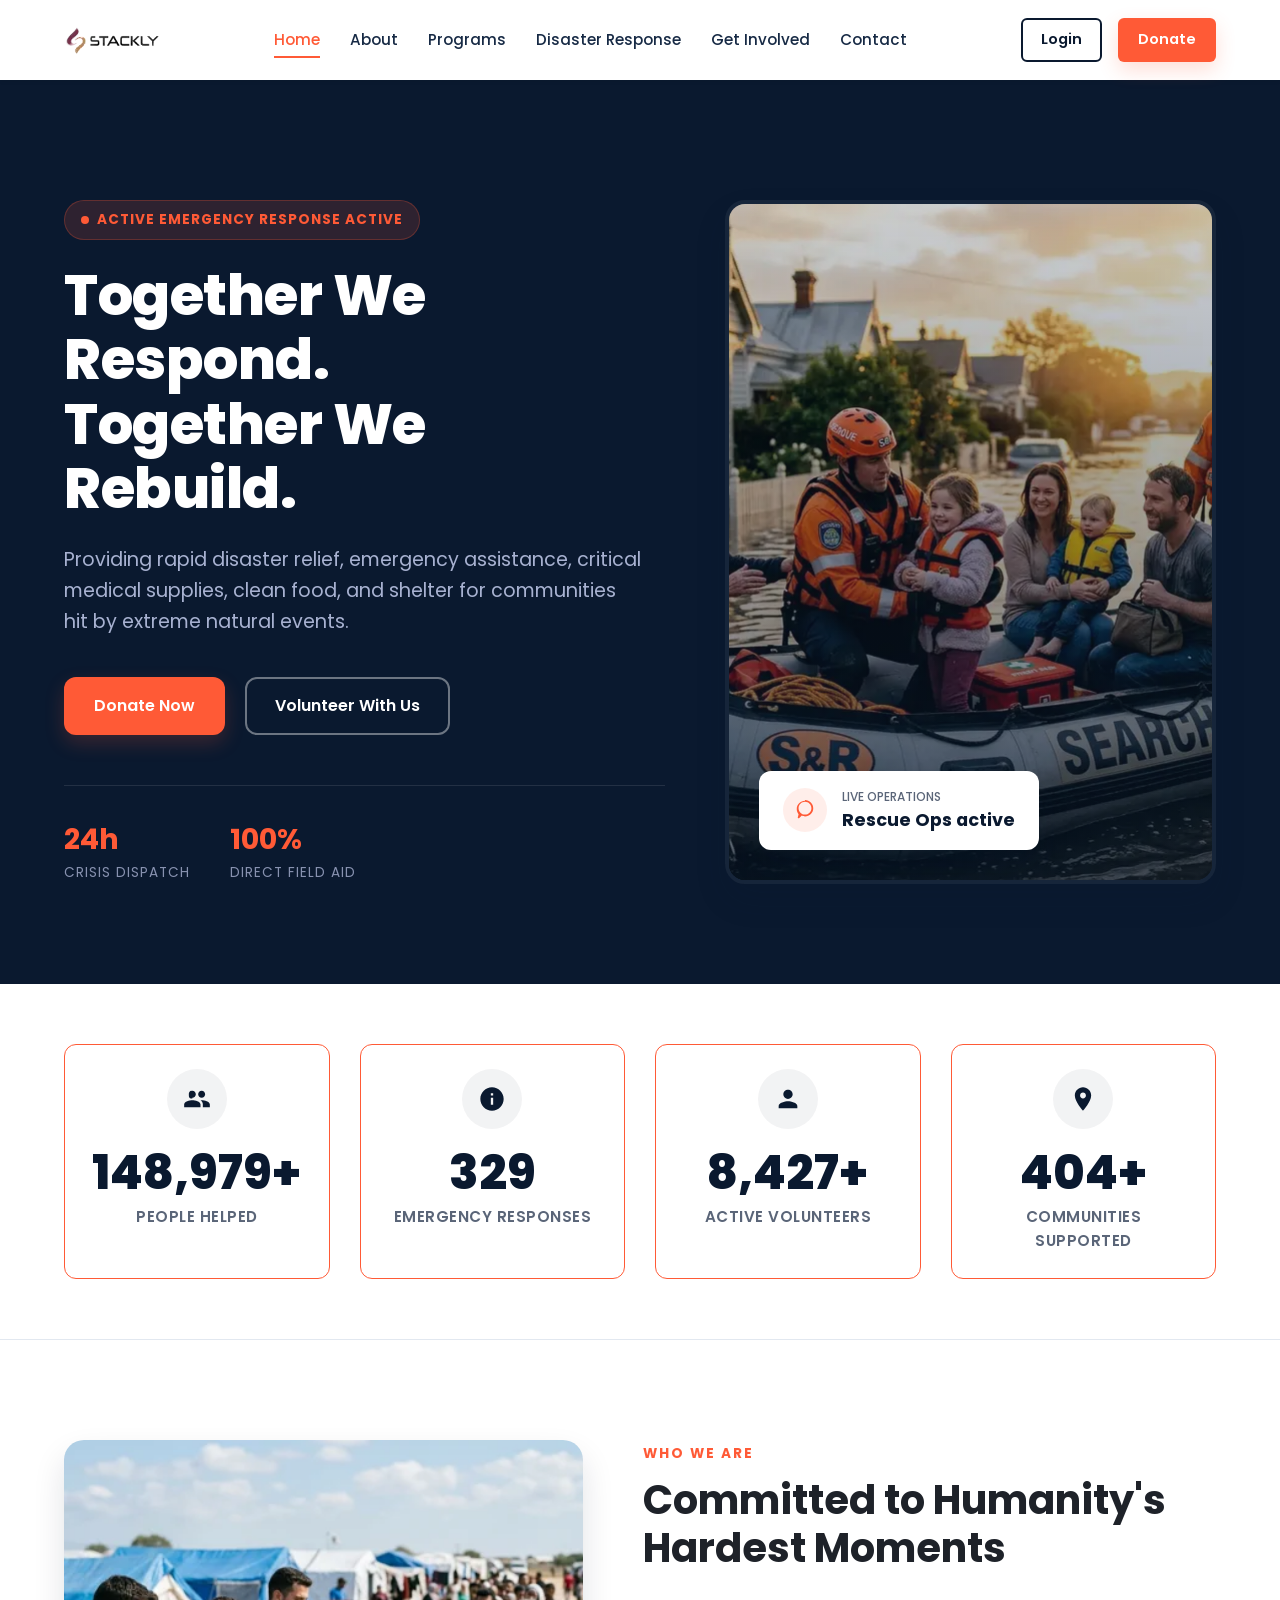
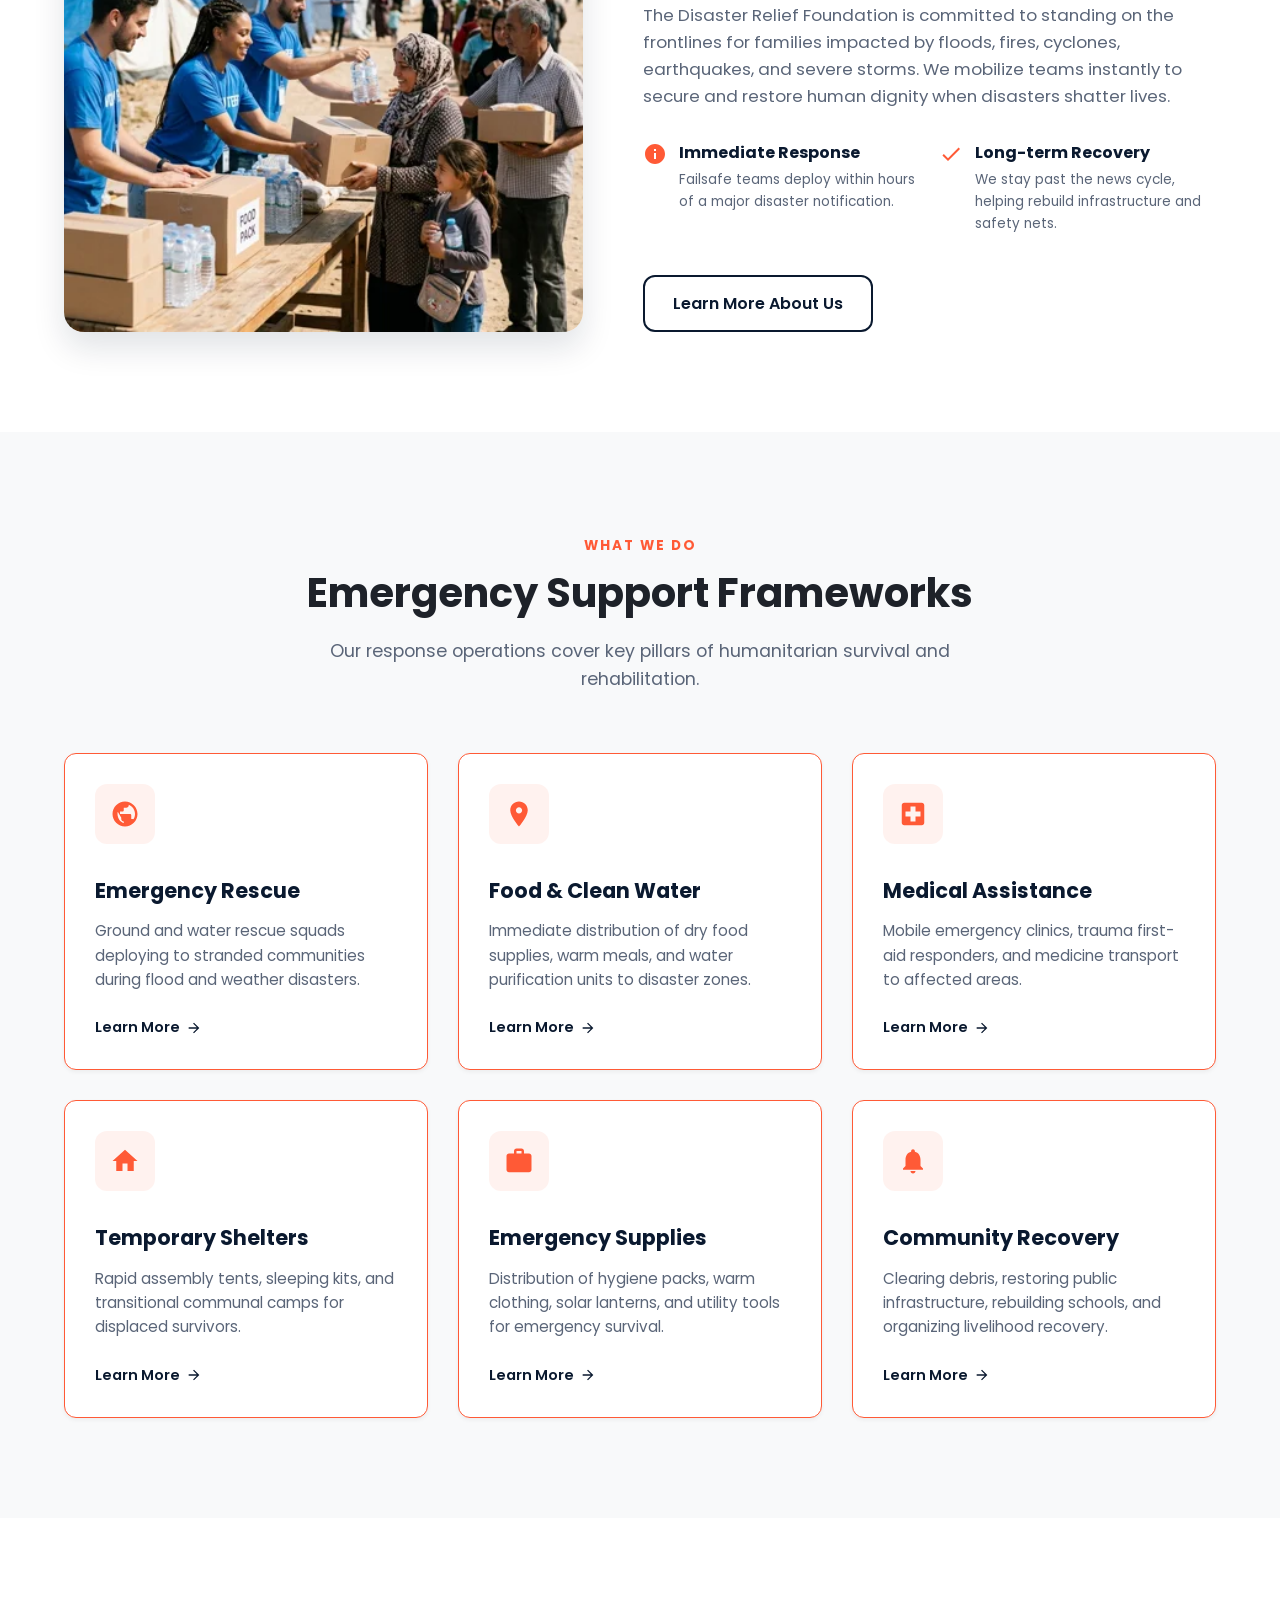
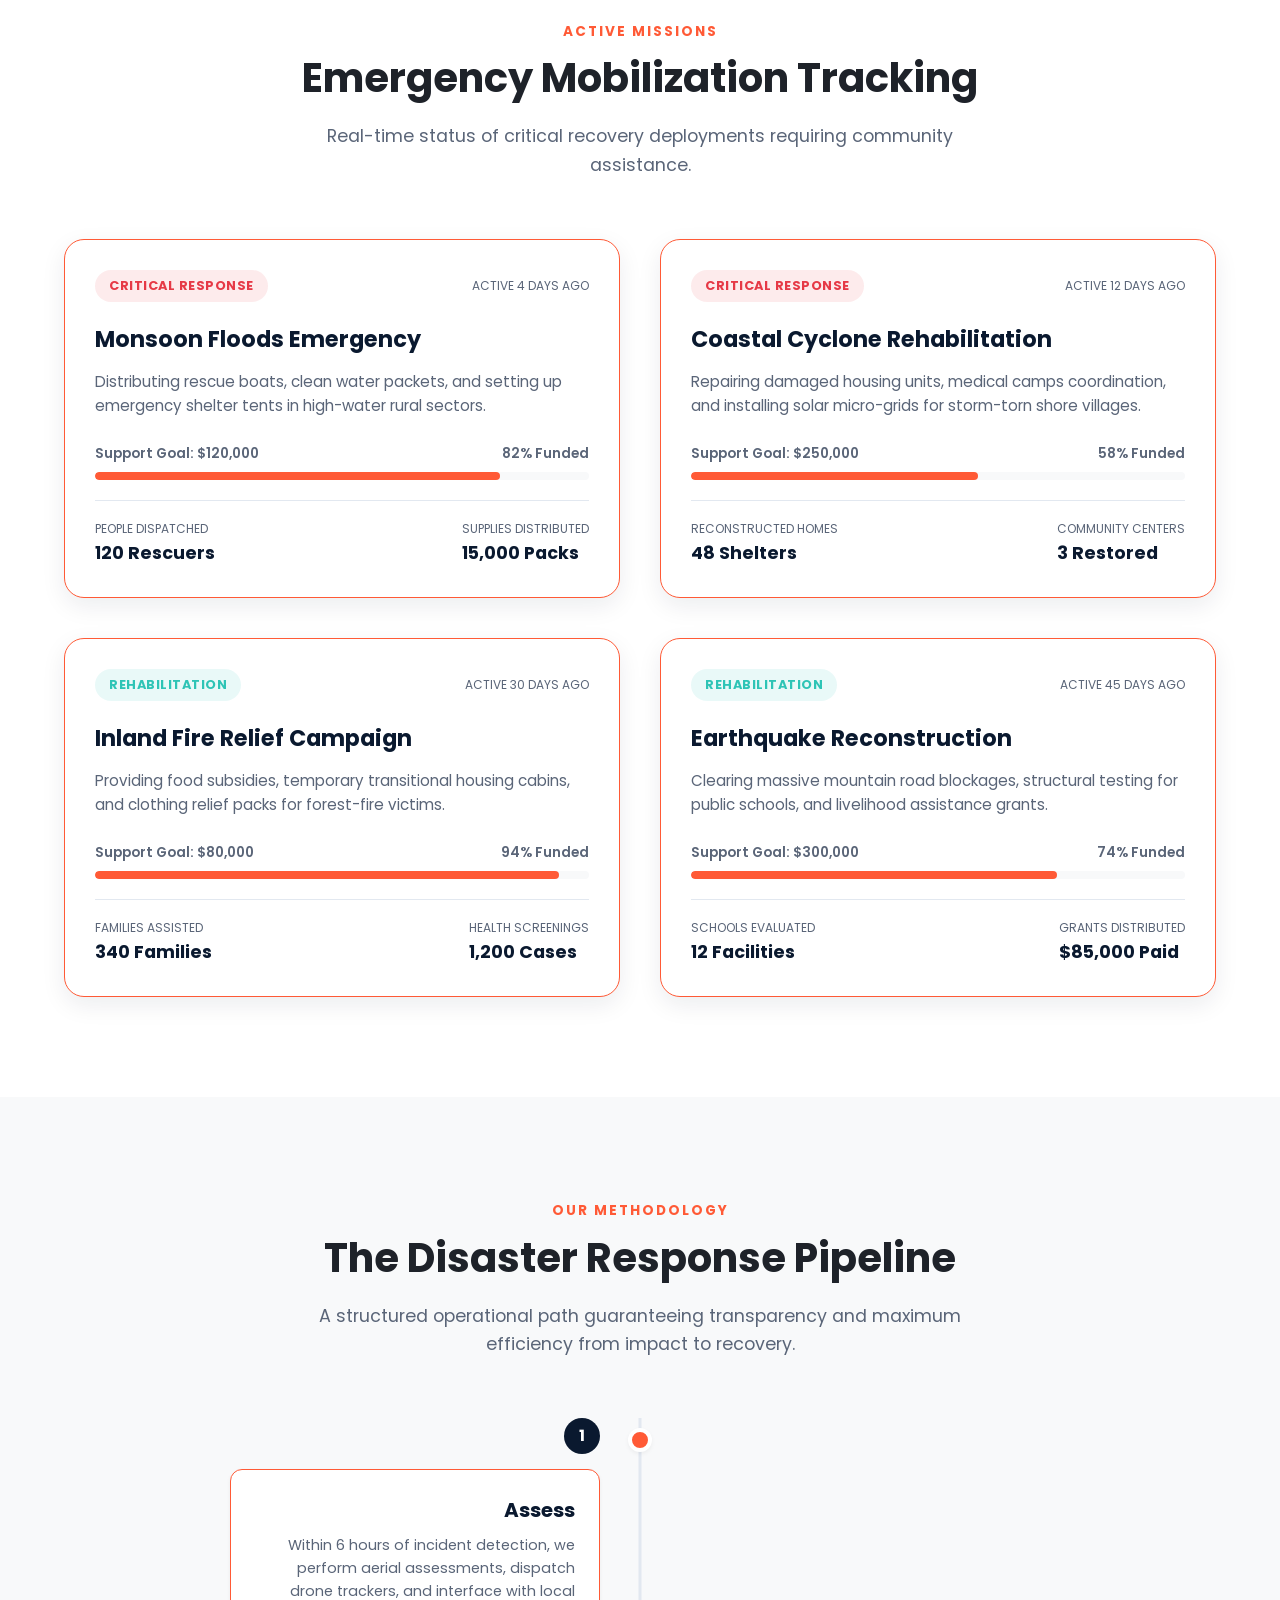
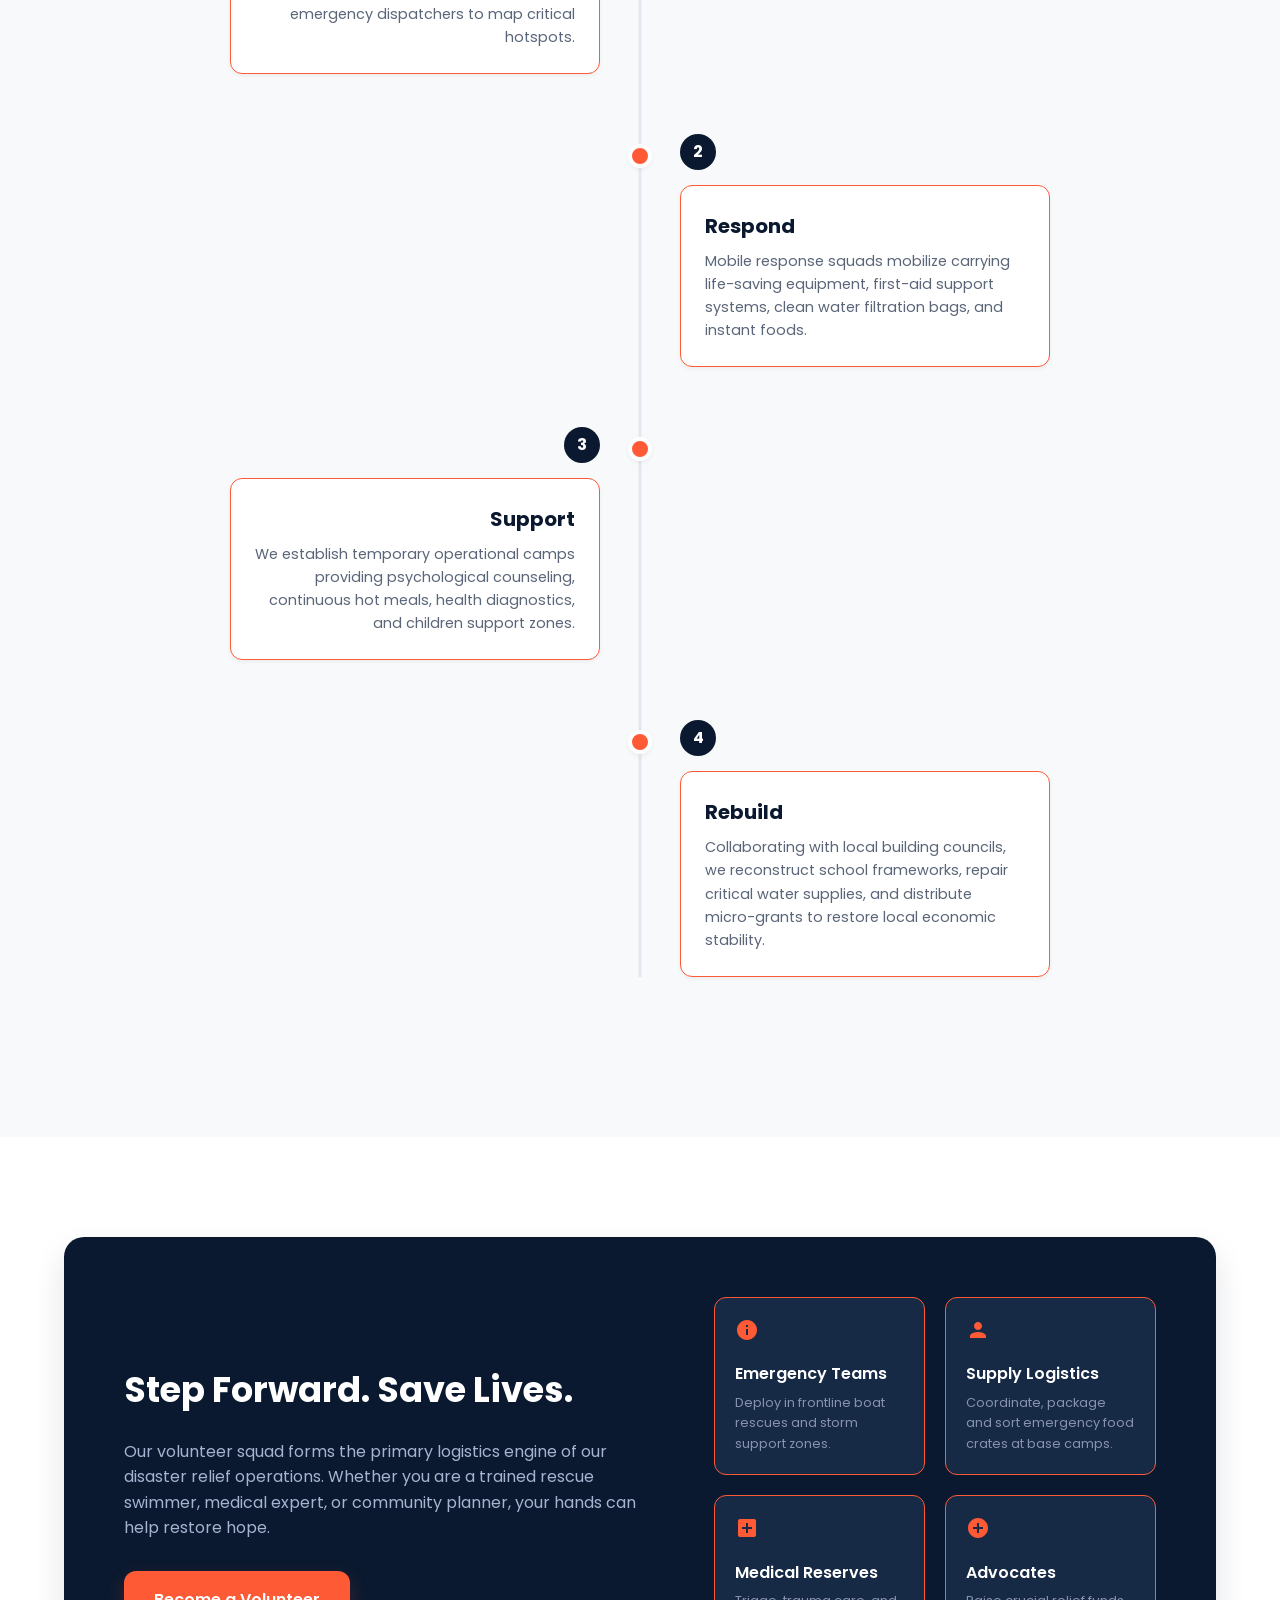
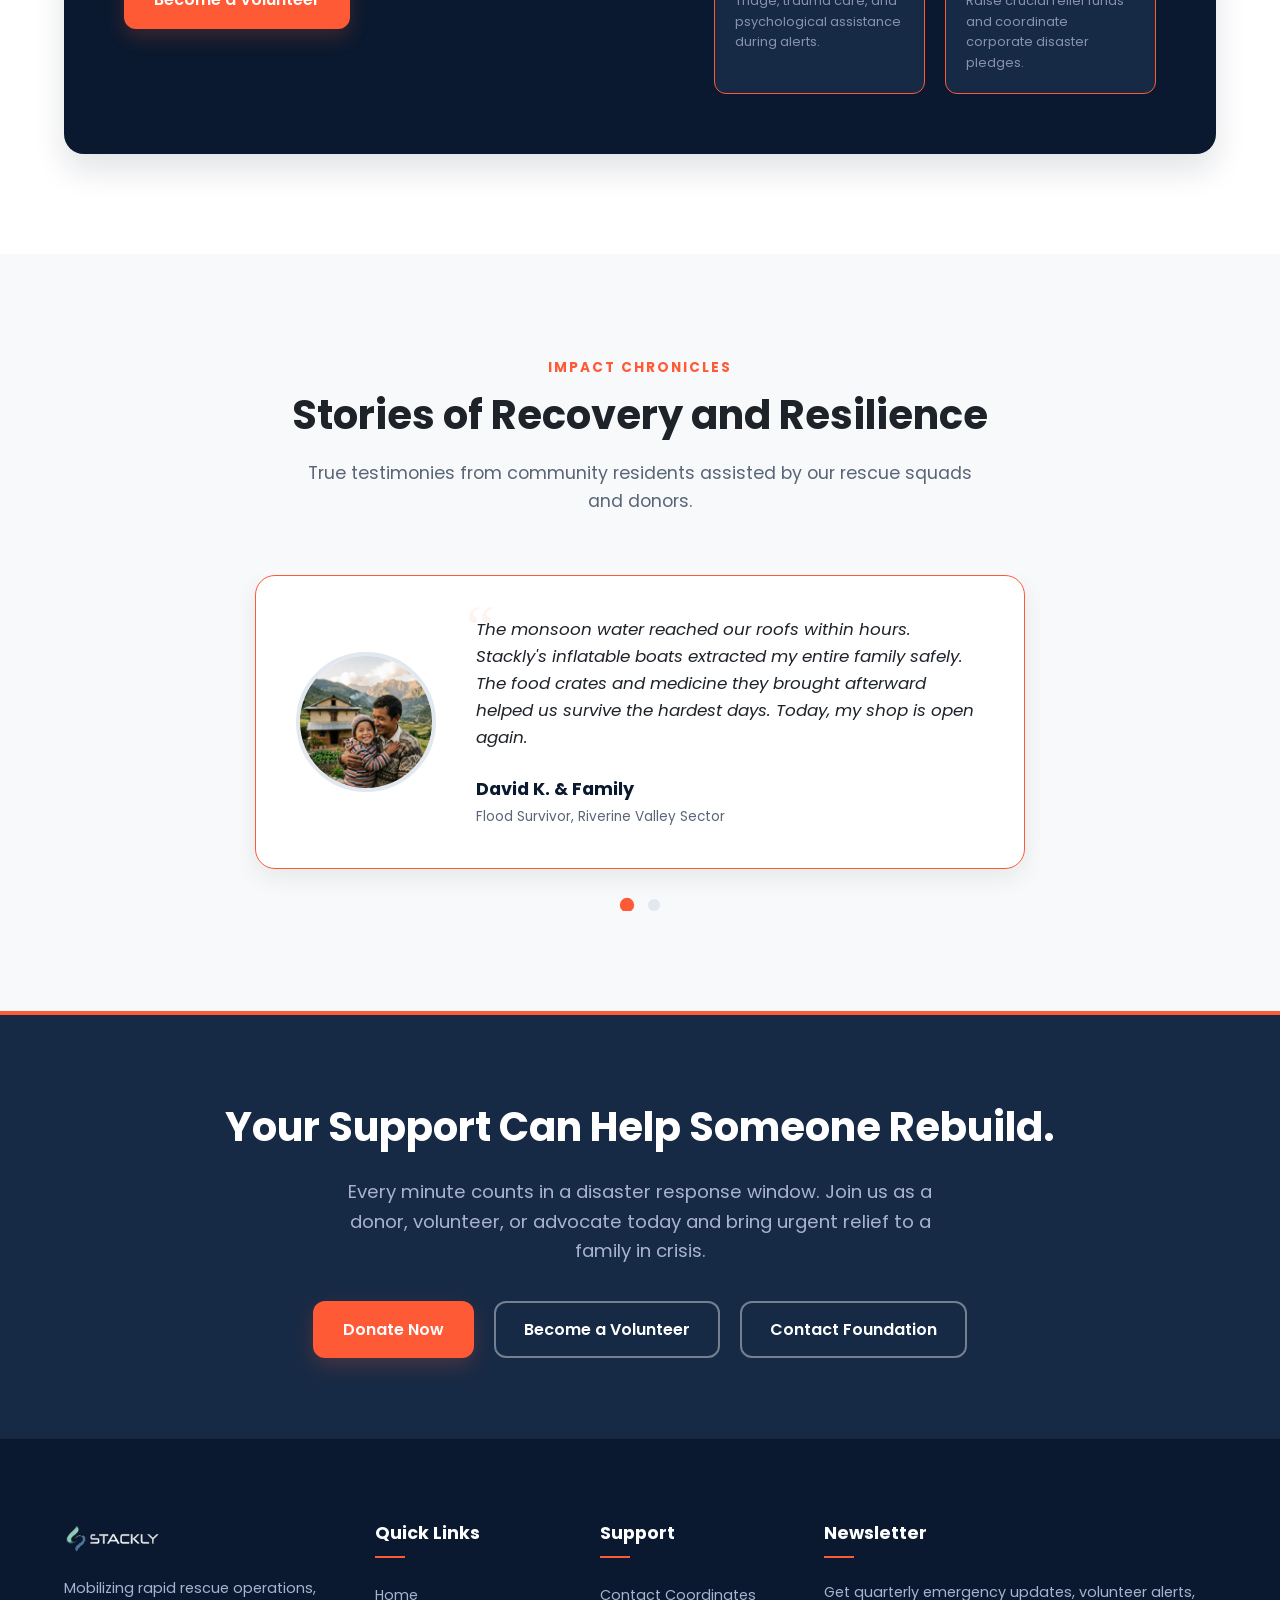
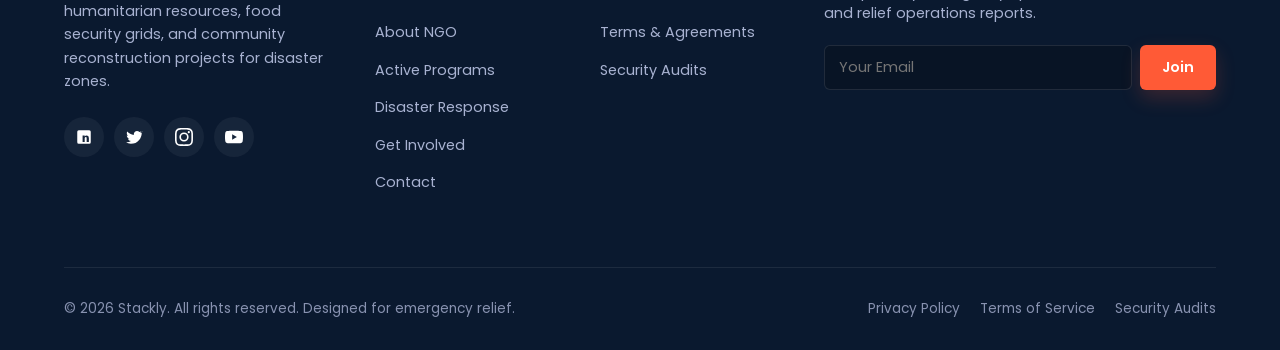
<file: index.html>
<!DOCTYPE html>
<html lang="en">
<head>
    <meta charset="UTF-8">
    <meta name="viewport" content="width=device-width, initial-scale=1.0">
    <meta name="description" content="Disaster Relief Foundation - Providing rapid emergency response, food distribution, medical assistance, temporary shelters, and community recovery to disaster-hit zones.">
    <title>Together We Respond, Together We Rebuild | Disaster Relief Foundation</title>
    <link rel="stylesheet" href="css/style.css?v=6.6">
</head>
<body class="has-fixed-header">

    <!-- STICKY NAVBAR -->
    <header class="header">
        <div class="container">
            <a href="index.html" class="logo" aria-label="Disaster Relief Foundation Home">
                <img src="images/logo.webp" alt="Stackly Logo" style="height: 38px; width: auto; object-fit: contain;">
            </a>
            
            <button class="hamburger" aria-label="Toggle navigation menu" aria-expanded="false">
                <span class="hamburger-box">
                    <span class="hamburger-inner"></span>
                </span>
            </button>
            
            <nav class="nav" aria-label="Main Navigation">
                <div class="nav-menu" id="nav-menu">
                    <!-- Mobile Drawer Header -->
                    <div class="drawer-header">
                        <a href="index.html" class="logo">
                            <img src="images/logo.webp" alt="Stackly Logo" style="height: 34px; width: auto; object-fit: contain;">
                        </a>
                        <button class="drawer-close" aria-label="Close Menu">
                            <svg viewBox="0 0 24 24" style="width: 24px; height: 24px; fill: currentColor;"><path d="M19 6.41L17.59 5 12 10.59 6.41 5 5 6.41 10.59 12 5 17.59 6.41 19 12 13.41 17.59 19 19 17.59 13.41 12z"/></svg>
                        </button>
                    </div>
                    
                    <!-- Mobile Search -->
                    <div class="drawer-search">
                        <div style="position: relative; width: 100%;">
                            <input type="text" placeholder="Search resources..." style="width: 100%; padding: 10px 14px; border-radius: var(--radius-sm); border: 1px solid rgba(255, 255, 255, 0.1); background-color: rgba(0, 0, 0, 0.2); color: white; font-size: 0.9rem;" onkeyup="if(event.key === 'Enter') { window.location.href='404.html'; }">
                            <svg viewBox="0 0 24 24" style="position: absolute; right: 12px; top: 50%; transform: translateY(-50%); width: 16px; height: 16px; fill: rgba(255, 255, 255, 0.4); pointer-events: none;"><path d="M15.5 14h-.79l-.28-.27C15.41 12.59 16 11.11 16 9.5 16 5.91 13.09 3 9.5 3S3 5.91 3 9.5 5.91 16 9.5 16c1.61 0 3.09-.59 4.23-1.57l.27.28v.79l5 4.99L20.49 19l-4.99-5zm-6 0C7.01 14 5 11.99 5 9.5S7.01 5 9.5 5 14 7.01 14 9.5 11.99 14 9.5 14z"/></svg>
                        </div>
                    </div>

                    <!-- Nav Links List -->
                    <ul class="nav-links">
                        <li><a href="index.html" class="nav-link active">Home</a></li>
                        <li><a href="about.html" class="nav-link ">About</a></li>
                        <li><a href="programs.html" class="nav-link ">Programs</a></li>
                        <li><a href="response.html" class="nav-link ">Disaster Response</a></li>
                        <li><a href="involved.html" class="nav-link ">Get Involved</a></li>
                        <li><a href="contact.html" class="nav-link ">Contact</a></li>
                    </ul>
                    
                    <!-- Mobile Actions -->
                    <div class="nav-mobile-cta">
                        <a href="login.html" class="btn btn-secondary btn-block">Login</a>
                        <a href="donate.html" class="btn btn-primary btn-block">Donate</a>
                    </div>
                    
                    <!-- Mobile Contact Info -->
                    <div class="drawer-contact-info">
                        <h5>Contact Info</h5>
                        <p>
                            <svg viewBox="0 0 24 24"><path d="M6.62 10.79c1.44 2.83 3.76 5.14 6.59 6.59l2.2-2.2c.27-.27.67-.36 1.02-.24 1.12.37 2.33.57 3.57.57.55 0 1 .45 1 1V20c0 .55-.45 1-1 1-9.39 0-17-7.61-17-17 0-.55.45-1 1-1h3.5c.55 0 1 .45 1 1 0 1.25.2 2.45.57 3.57.11.35.03.74-.25 1.02l-2.2 2.2z"/></svg>
                            <span>+1 (800) 555-RESCUE</span>
                        </p>
                        <p>
                            <svg viewBox="0 0 24 24"><path d="M20 4H4c-1.1 0-1.99.9-1.99 2L2 18c0 1.1.9 2 2 2h16c1.1 0 2-.9 2-2V6c0-1.1-.9-2-2-2zm0 4l-8 5-8-5V6l8 5 8-5v2z"/></svg>
                            <span>operations@stackly.org</span>
                        </p>
                        <p>
                            <svg viewBox="0 0 24 24"><path d="M12 2C8.13 2 5 5.13 5 9c0 5.25 7 13 7 13s7-7.75 7-13c0-3.87-3.13-7-7-7zm0 9.5c-1.38 0-2.5-1.12-2.5-2.5s1.12-2.5 2.5-2.5 2.5 1.12 2.5 2.5-1.12 2.5-2.5 2.5z"/></svg>
                            <span>102 Safety Boulevard, Washington, DC</span>
                        </p>
                    </div>
                </div>
            </nav>
            
            <div class="nav-actions">
                <a href="login.html" class="btn btn-secondary btn-sm">Login</a>
                <a href="donate.html" class="btn btn-primary btn-sm">Donate</a>
            </div>
        </div>
    </header>

    <main>
        <!-- 1. HERO SECTION -->
        <section class="hero" aria-label="Welcome section">
            <div class="container hero-grid">
                <div class="hero-content reveal-left">
                    <div class="hero-tag">
                        <span></span> Active Emergency response active
                    </div>
                    <h1 class="hero-title">Together We Respond.<br>Together We Rebuild.</h1>
                    <p class="hero-desc">
                        Providing rapid disaster relief, emergency assistance, critical medical supplies, clean food, and shelter for communities hit by extreme natural events.
                    </p>
                    <div class="hero-actions">
                        <a href="donate.html" class="btn btn-primary">Donate Now</a>
                        <a href="involved.html" class="btn btn-outline-white">Volunteer With Us</a>
                    </div>
                    <div class="hero-trust-grid">
                        <div class="hero-trust-item">
                            <span class="hero-trust-num">24h</span>
                            <span class="hero-trust-label">Crisis Dispatch</span>
                        </div>
                        <div class="hero-trust-item">
                            <span class="hero-trust-num">100%</span>
                            <span class="hero-trust-label">Direct Field Aid</span>
                        </div>
                    </div>
                </div>
                <div class="hero-visual reveal-right">
                    <div class="hero-img-wrapper">
                        <img src="images/hero_emergency.webp" alt="Emergency response boat rescuing families from a flooded town street" width="600" height="338">
                        <div class="hero-overlay-badge">
                            <div class="hero-overlay-icon" aria-hidden="true">
                                <svg viewBox="0 0 24 24"><path d="M12 2c-4.97 0-9 4.03-9 9 0 2.12.74 4.07 1.97 5.61L4.35 19.4c-.39.39-.39 1.02 0 1.41.39.39 1.02.39 1.41 0l2.79-2.79C10.08 18.66 11.02 19 12 19c4.97 0 9-4.03 9-9s-4.03-9-9-9zm0 15c-3.87 0-7-3.13-7-7s3.13-7 7-7 7 3.13 7 7-3.13 7-7 7z"/></svg>
                            </div>
                            <div class="hero-overlay-text">
                                <p>Live Operations</p>
                                <h4>Rescue Ops active</h4>
                            </div>
                        </div>
                    </div>
                </div>
            </div>
        </section>

        <!-- 2. EMERGENCY IMPACT STATISTICS -->
        <section class="stats" aria-label="Impact Stats">
            <div class="container stats-grid">
                <div class="stat-card reveal">
                    <div class="stat-icon" aria-hidden="true">
                        <svg viewBox="0 0 24 24"><path d="M16 11c1.66 0 2.99-1.34 2.99-3S17.66 5 16 5s-3 1.34-3 3 1.34 3 3 3zm-8 0c1.66 0 2.99-1.34 2.99-3S9.66 5 8 5 5 5.42 5 8.5s1.34 3 3 3zm0 2c-2.33 0-7 1.17-7 3.5V19h14v-2.5c0-2.33-4.67-3.5-7-3.5zm8 0c-.29 0-.62.02-.97.05 1.16.84 1.97 1.97 1.97 3.45V19h6v-2.5c0-2.33-4.67-3.5-7-3.5z"/></svg>
                    </div>
                    <div class="stat-number" data-target="154200" data-suffix="+">0</div>
                    <div class="stat-label">People Helped</div>
                </div>
                <div class="stat-card reveal">
                    <div class="stat-icon" aria-hidden="true">
                        <svg viewBox="0 0 24 24"><path d="M12 2C6.48 2 2 6.48 2 12s4.48 10 10 10 10-4.48 10-10S17.52 2 12 2zm1 15h-2v-6h2v6zm0-8h-2V7h2v2z"/></svg>
                    </div>
                    <div class="stat-number" data-target="342" data-suffix="">0</div>
                    <div class="stat-label">Emergency Responses</div>
                </div>
                <div class="stat-card reveal">
                    <div class="stat-icon" aria-hidden="true">
                        <svg viewBox="0 0 24 24"><path d="M12 12c2.21 0 4-1.79 4-4s-1.79-4-4-4-4 1.79-4 4 1.79 4 4 4zm0 2c-2.67 0-8 1.34-8 4v2h16v-2c0-2.66-5.33-4-8-4z"/></svg>
                    </div>
                    <div class="stat-number" data-target="8750" data-suffix="+">0</div>
                    <div class="stat-label">Active Volunteers</div>
                </div>
                <div class="stat-card reveal">
                    <div class="stat-icon" aria-hidden="true">
                        <svg viewBox="0 0 24 24"><path d="M12 2C8.13 2 5 5.13 5 9c0 5.25 7 13 7 13s7-7.75 7-13c0-3.87-3.13-7-7-7zm0 9.5c-1.38 0-2.5-1.12-2.5-2.5s1.12-2.5 2.5-2.5 2.5 1.12 2.5 2.5-1.12 2.5-2.5 2.5z"/></svg>
                    </div>
                    <div class="stat-number" data-target="420" data-suffix="+">0</div>
                    <div class="stat-label">Communities Supported</div>
                </div>
            </div>
        </section>

        <!-- 3. OUR MISSION -->
        <section class="section section-bg-white" aria-label="Our Mission">
            <div class="container mission-grid">
                <div class="mission-image-wrapper reveal-left">
                    <img src="images/mission_distribution.webp?v=1.1" alt="Volunteers handing out relief foods and water boxes at a crisis shelter" width="600" height="400" loading="lazy">
                </div>
                <div class="mission-content reveal-right">
                    <div class="mission-header">
                        <span class="section-tag">Who We Are</span>
                        <h2 class="section-title">Committed to Humanity's Hardest Moments</h2>
                    </div>
                    <p class="mission-text">
                        The Disaster Relief Foundation is committed to standing on the frontlines for families impacted by floods, fires, cyclones, earthquakes, and severe storms. We mobilize teams instantly to secure and restore human dignity when disasters shatter lives.
                    </p>
                    <div class="mission-features">
                        <div class="mission-feature-item">
                            <div class="mission-feature-icon" aria-hidden="true">
                                <svg viewBox="0 0 24 24"><path d="M12 2C6.48 2 2 6.48 2 12s4.48 10 10 10 10-4.48 10-10S17.52 2 12 2zm1 15h-2v-6h2v6zm0-8h-2V7h2v2z"/></svg>
                            </div>
                            <div>
                                <h4 class="mission-feature-title">Immediate Response</h4>
                                <p class="mission-feature-desc">Failsafe teams deploy within hours of a major disaster notification.</p>
                            </div>
                        </div>
                        <div class="mission-feature-item">
                            <div class="mission-feature-icon" aria-hidden="true">
                                <svg viewBox="0 0 24 24"><path d="M9 16.17L4.83 12l-1.42 1.41L9 19 21 7l-1.41-1.41z"/></svg>
                            </div>
                            <div>
                                <h4 class="mission-feature-title">Long-term Recovery</h4>
                                <p class="mission-feature-desc">We stay past the news cycle, helping rebuild infrastructure and safety nets.</p>
                            </div>
                        </div>
                    </div>
                    <a href="about.html" class="btn btn-secondary">Learn More About Us</a>
                </div>
            </div>
        </section>

        <!-- 4. DISASTER RESPONSE PROGRAMS -->
        <section class="section" aria-label="Our Programs">
            <div class="container">
                <div class="section-header reveal">
                    <span class="section-tag">What We Do</span>
                    <h2 class="section-title">Emergency Support Frameworks</h2>
                    <p class="section-desc">Our response operations cover key pillars of humanitarian survival and rehabilitation.</p>
                </div>
                <div class="programs-grid">
                    <!-- Card 1 -->
                    <div class="program-card reveal">
                        <div class="program-icon-bar">
                            <div class="program-card-icon" aria-hidden="true">
                                <svg viewBox="0 0 24 24"><path d="M12 2C6.48 2 2 6.48 2 12s4.48 10 10 10 10-4.48 10-10S17.52 2 12 2zm1 17.93c-3.95-.49-7-3.85-7-7.93 0-.62.08-1.21.21-1.79L9 15v1c0 1.1.9 2 2 2v1.93zm6.9-2.54c-.26-.81-1-1.39-1.9-1.39h-1v-3c0-.55-.45-1-1-1H8v-2h2c.55 0 1-.45 1-1V7h2c1.1 0 2-.9 2-2v-.41c2.93 1.19 5 4.06 5 7.41 0 2.08-.8 3.97-2.1 5.39z"/></svg>
                            </div>
                        </div>
                        <div class="program-card-body">
                            <h3 class="program-card-title">Emergency Rescue</h3>
                            <p class="program-card-desc">Ground and water rescue squads deploying to stranded communities during flood and weather disasters.</p>
                            <a href="programs.html#rescue" class="program-card-link">
                                Learn More 
                                <svg viewBox="0 0 24 24" aria-hidden="true"><path d="M12 4l-1.41 1.41L16.17 11H4v2h12.17l-5.58 5.59L12 20l8-8z"/></svg>
                            </a>
                        </div>
                    </div>
                    <!-- Card 2 -->
                    <div class="program-card reveal">
                        <div class="program-icon-bar">
                            <div class="program-card-icon" aria-hidden="true">
                                <svg viewBox="0 0 24 24"><path d="M12 2C8.14 2 5 5.14 5 9c0 5.25 7 13 7 13s7-7.75 7-13c0-3.86-3.14-7-7-7zm0 9.5c-1.38 0-2.5-1.12-2.5-2.5s1.12-2.5 2.5-2.5 2.5 1.12 2.5 2.5-1.12 2.5-2.5 2.5z"/></svg>
                            </div>
                        </div>
                        <div class="program-card-body">
                            <h3 class="program-card-title">Food & Clean Water</h3>
                            <p class="program-card-desc">Immediate distribution of dry food supplies, warm meals, and water purification units to disaster zones.</p>
                            <a href="programs.html#food-water" class="program-card-link">
                                Learn More 
                                <svg viewBox="0 0 24 24" aria-hidden="true"><path d="M12 4l-1.41 1.41L16.17 11H4v2h12.17l-5.58 5.59L12 20l8-8z"/></svg>
                            </a>
                        </div>
                    </div>
                    <!-- Card 3 -->
                    <div class="program-card reveal">
                        <div class="program-icon-bar">
                            <div class="program-card-icon" aria-hidden="true">
                                <svg viewBox="0 0 24 24"><path d="M19 3H5c-1.1 0-1.99.9-1.99 2L3 19c0 1.1.9 2 2 2h14c1.1 0 2-.9 2-2V5c0-1.1-.9-2-2-2zm-1 11h-4v4h-4v-4H6v-4h4V6h4v4h4v4z"/></svg>
                            </div>
                        </div>
                        <div class="program-card-body">
                            <h3 class="program-card-title">Medical Assistance</h3>
                            <p class="program-card-desc">Mobile emergency clinics, trauma first-aid responders, and medicine transport to affected areas.</p>
                            <a href="programs.html#medical" class="program-card-link">
                                Learn More 
                                <svg viewBox="0 0 24 24" aria-hidden="true"><path d="M12 4l-1.41 1.41L16.17 11H4v2h12.17l-5.58 5.59L12 20l8-8z"/></svg>
                            </a>
                        </div>
                    </div>
                    <!-- Card 4 -->
                    <div class="program-card reveal">
                        <div class="program-icon-bar">
                            <div class="program-card-icon" aria-hidden="true">
                                <svg viewBox="0 0 24 24"><path d="M10 20v-6h4v6h5v-8h3L12 3 2 12h3v8z"/></svg>
                            </div>
                        </div>
                        <div class="program-card-body">
                            <h3 class="program-card-title">Temporary Shelters</h3>
                            <p class="program-card-desc">Rapid assembly tents, sleeping kits, and transitional communal camps for displaced survivors.</p>
                            <a href="programs.html#shelter" class="program-card-link">
                                Learn More 
                                <svg viewBox="0 0 24 24" aria-hidden="true"><path d="M12 4l-1.41 1.41L16.17 11H4v2h12.17l-5.58 5.59L12 20l8-8z"/></svg>
                            </a>
                        </div>
                    </div>
                    <!-- Card 5 -->
                    <div class="program-card reveal">
                        <div class="program-icon-bar">
                            <div class="program-card-icon" aria-hidden="true">
                                <svg viewBox="0 0 24 24"><path d="M20 6h-4V4c0-1.11-.89-2-2-2h-4c-1.11 0-2 .89-2 2v2H4c-1.11 0-1.99.89-1.99 2L2 19c0 1.11.89 2 2 2h16c1.11 0 2-.89 2-2V8c0-1.11-.89-2-2-2zm-6 0h-4V4h4v2z"/></svg>
                            </div>
                        </div>
                        <div class="program-card-body">
                            <h3 class="program-card-title">Emergency Supplies</h3>
                            <p class="program-card-desc">Distribution of hygiene packs, warm clothing, solar lanterns, and utility tools for emergency survival.</p>
                            <a href="programs.html#supplies" class="program-card-link">
                                Learn More 
                                <svg viewBox="0 0 24 24" aria-hidden="true"><path d="M12 4l-1.41 1.41L16.17 11H4v2h12.17l-5.58 5.59L12 20l8-8z"/></svg>
                            </a>
                        </div>
                    </div>
                    <!-- Card 6 -->
                    <div class="program-card reveal">
                        <div class="program-icon-bar">
                            <div class="program-card-icon" aria-hidden="true">
                                <svg viewBox="0 0 24 24"><path d="M12 22c1.1 0 2-.9 2-2h-4c0 1.1.89 2 2 2zm6-6v-5c0-3.07-1.64-5.64-4.5-6.32V4c0-.83-.67-1.5-1.5-1.5s-1.5.67-1.5 1.5v.68C7.63 5.36 6 7.92 6 11v5l-2 2v1h16v-1l-2-2z"/></svg>
                            </div>
                        </div>
                        <div class="program-card-body">
                            <h3 class="program-card-title">Community Recovery</h3>
                            <p class="program-card-desc">Clearing debris, restoring public infrastructure, rebuilding schools, and organizing livelihood recovery.</p>
                            <a href="programs.html#recovery" class="program-card-link">
                                Learn More 
                                <svg viewBox="0 0 24 24" aria-hidden="true"><path d="M12 4l-1.41 1.41L16.17 11H4v2h12.17l-5.58 5.59L12 20l8-8z"/></svg>
                            </a>
                        </div>
                    </div>
                </div>
            </div>
        </section>

        <!-- 5. ACTIVE RELIEF OPERATIONS -->
        <section class="section section-bg-white" aria-label="Active Relief Operations">
            <div class="container">
                <div class="section-header reveal">
                    <span class="section-tag">Active Missions</span>
                    <h2 class="section-title">Emergency Mobilization Tracking</h2>
                    <p class="section-desc">Real-time status of critical recovery deployments requiring community assistance.</p>
                </div>
                <div class="operations-grid">
                    <!-- Op 1 -->
                    <div class="operation-card reveal-left">
                        <div class="operation-header">
                            <span class="operation-badge">Critical Response</span>
                            <span class="operation-stat-label">Active 4 days ago</span>
                        </div>
                        <h3 class="operation-title">Monsoon Floods Emergency</h3>
                        <p class="operation-desc">Distributing rescue boats, clean water packets, and setting up emergency shelter tents in high-water rural sectors.</p>
                        <div class="operation-progress-container">
                            <div class="operation-progress-labels">
                                <span>Support Goal: $120,000</span>
                                <span>82% Funded</span>
                            </div>
                            <div class="operation-progress-bar">
                                <div class="operation-progress-fill" data-progress="82%"></div>
                            </div>
                        </div>
                        <div class="operation-stats-row">
                            <div class="operation-stat-item">
                                <span class="operation-stat-label">People Dispatched</span>
                                <span class="operation-stat-val">120 Rescuers</span>
                            </div>
                            <div class="operation-stat-item">
                                <span class="operation-stat-label">Supplies Distributed</span>
                                <span class="operation-stat-val">15,000 Packs</span>
                            </div>
                        </div>
                    </div>
                    
                    <!-- Op 2 -->
                    <div class="operation-card reveal-right">
                        <div class="operation-header">
                            <span class="operation-badge">Critical Response</span>
                            <span class="operation-stat-label">Active 12 days ago</span>
                        </div>
                        <h3 class="operation-title">Coastal Cyclone Rehabilitation</h3>
                        <p class="operation-desc">Repairing damaged housing units, medical camps coordination, and installing solar micro-grids for storm-torn shore villages.</p>
                        <div class="operation-progress-container">
                            <div class="operation-progress-labels">
                                <span>Support Goal: $250,000</span>
                                <span>58% Funded</span>
                            </div>
                            <div class="operation-progress-bar">
                                <div class="operation-progress-fill" data-progress="58%"></div>
                            </div>
                        </div>
                        <div class="operation-stats-row">
                            <div class="operation-stat-item">
                                <span class="operation-stat-label">Reconstructed homes</span>
                                <span class="operation-stat-val">48 Shelters</span>
                            </div>
                            <div class="operation-stat-item">
                                <span class="operation-stat-label">Community centers</span>
                                <span class="operation-stat-val">3 Restored</span>
                            </div>
                        </div>
                    </div>

                    <!-- Op 3 -->
                    <div class="operation-card reveal-left">
                        <div class="operation-header">
                            <span class="operation-badge rehab">Rehabilitation</span>
                            <span class="operation-stat-label">Active 30 days ago</span>
                        </div>
                        <h3 class="operation-title">Inland Fire Relief Campaign</h3>
                        <p class="operation-desc">Providing food subsidies, temporary transitional housing cabins, and clothing relief packs for forest-fire victims.</p>
                        <div class="operation-progress-container">
                            <div class="operation-progress-labels">
                                <span>Support Goal: $80,000</span>
                                <span>94% Funded</span>
                            </div>
                            <div class="operation-progress-bar">
                                <div class="operation-progress-fill" data-progress="94%"></div>
                            </div>
                        </div>
                        <div class="operation-stats-row">
                            <div class="operation-stat-item">
                                <span class="operation-stat-label">Families Assisted</span>
                                <span class="operation-stat-val">340 Families</span>
                            </div>
                            <div class="operation-stat-item">
                                <span class="operation-stat-label">Health Screenings</span>
                                <span class="operation-stat-val">1,200 Cases</span>
                            </div>
                        </div>
                    </div>
                    
                    <!-- Op 4 -->
                    <div class="operation-card reveal-right">
                        <div class="operation-header">
                            <span class="operation-badge rehab">Rehabilitation</span>
                            <span class="operation-stat-label">Active 45 days ago</span>
                        </div>
                        <h3 class="operation-title">Earthquake Reconstruction</h3>
                        <p class="operation-desc">Clearing massive mountain road blockages, structural testing for public schools, and livelihood assistance grants.</p>
                        <div class="operation-progress-container">
                            <div class="operation-progress-labels">
                                <span>Support Goal: $300,000</span>
                                <span>74% Funded</span>
                            </div>
                            <div class="operation-progress-bar">
                                <div class="operation-progress-fill" data-progress="74%"></div>
                            </div>
                        </div>
                        <div class="operation-stats-row">
                            <div class="operation-stat-item">
                                <span class="operation-stat-label">Schools Evaluated</span>
                                <span class="operation-stat-val">12 Facilities</span>
                            </div>
                            <div class="operation-stat-item">
                                <span class="operation-stat-label">Grants Distributed</span>
                                <span class="operation-stat-val">$85,000 Paid</span>
                            </div>
                        </div>
                    </div>
                </div>
            </div>
        </section>

        <!-- 6. HOW WE HELP SECTION (TIMELINE) -->
        <section class="section" aria-label="Operational Timeline">
            <div class="container">
                <div class="section-header reveal">
                    <span class="section-tag">Our Methodology</span>
                    <h2 class="section-title">The Disaster Response Pipeline</h2>
                    <p class="section-desc">A structured operational path guaranteeing transparency and maximum efficiency from impact to recovery.</p>
                </div>
                <div class="timeline">
                    <!-- Step 1 -->
                    <div class="timeline-item reveal-left">
                        <div class="timeline-dot" aria-hidden="true"></div>
                        <span class="timeline-badge">1</span>
                        <div class="timeline-card">
                            <h3 class="timeline-title">Assess</h3>
                            <p class="timeline-desc">Within 6 hours of incident detection, we perform aerial assessments, dispatch drone trackers, and interface with local emergency dispatchers to map critical hotspots.</p>
                        </div>
                    </div>
                    <!-- Step 2 -->
                    <div class="timeline-item reveal-right">
                        <div class="timeline-dot" aria-hidden="true"></div>
                        <span class="timeline-badge">2</span>
                        <div class="timeline-card">
                            <h3 class="timeline-title">Respond</h3>
                            <p class="timeline-desc">Mobile response squads mobilize carrying life-saving equipment, first-aid support systems, clean water filtration bags, and instant foods.</p>
                        </div>
                    </div>
                    <!-- Step 3 -->
                    <div class="timeline-item reveal-left">
                        <div class="timeline-dot" aria-hidden="true"></div>
                        <span class="timeline-badge">3</span>
                        <div class="timeline-card">
                            <h3 class="timeline-title">Support</h3>
                            <p class="timeline-desc">We establish temporary operational camps providing psychological counseling, continuous hot meals, health diagnostics, and children support zones.</p>
                        </div>
                    </div>
                    <!-- Step 4 -->
                    <div class="timeline-item reveal-right">
                        <div class="timeline-dot" aria-hidden="true"></div>
                        <span class="timeline-badge">4</span>
                        <div class="timeline-card">
                            <h3 class="timeline-title">Rebuild</h3>
                            <p class="timeline-desc">Collaborating with local building councils, we reconstruct school frameworks, repair critical water supplies, and distribute micro-grants to restore local economic stability.</p>
                        </div>
                    </div>
                </div>
            </div>
        </section>

        <!-- 7. VOLUNTEER SECTION -->
        <section class="section section-bg-white" aria-label="Volunteer Opportunities">
            <div class="container">
                <div class="volunteer-box reveal">
                    <div class="volunteer-content">
                        <h2>Step Forward. Save Lives.</h2>
                        <p>Our volunteer squad forms the primary logistics engine of our disaster relief operations. Whether you are a trained rescue swimmer, medical expert, or community planner, your hands can help restore hope.</p>
                        <a href="involved.html" class="btn btn-primary">Become a Volunteer</a>
                    </div>
                    <div class="volunteer-features-grid">
                        <div class="volunteer-feat-card">
                            <div class="volunteer-feat-icon" aria-hidden="true">
                                <svg viewBox="0 0 24 24"><path d="M12 2C6.48 2 2 6.48 2 12s4.48 10 10 10 10-4.48 10-10S17.52 2 12 2zm1 15h-2v-6h2v6zm0-8h-2V7h2v2z"/></svg>
                            </div>
                            <h3 class="volunteer-feat-title">Emergency Teams</h3>
                            <p class="volunteer-feat-desc">Deploy in frontline boat rescues and storm support zones.</p>
                        </div>
                        <div class="volunteer-feat-card">
                            <div class="volunteer-feat-icon" aria-hidden="true">
                                <svg viewBox="0 0 24 24"><path d="M12 12c2.21 0 4-1.79 4-4s-1.79-4-4-4-4 1.79-4 4 1.79 4 4 4zm0 2c-2.67 0-8 1.34-8 4v2h16v-2c0-2.66-5.33-4-8-4z"/></svg>
                            </div>
                            <h3 class="volunteer-feat-title">Supply Logistics</h3>
                            <p class="volunteer-feat-desc">Coordinate, package and sort emergency food crates at base camps.</p>
                        </div>
                        <div class="volunteer-feat-card">
                            <div class="volunteer-feat-icon" aria-hidden="true">
                                <svg viewBox="0 0 24 24"><path d="M19 3H5c-1.1 0-2 .9-2 2v14c0 1.1.9 2 2 2h14c1.1 0 2-.9 2-2V5c0-1.1-.9-2-2-2zm-2 10h-4v4h-2v-4H7v-2h4V7h2v4h4v2z"/></svg>
                            </div>
                            <h3 class="volunteer-feat-title">Medical Reserves</h3>
                            <p class="volunteer-feat-desc">Triage, trauma care, and psychological assistance during alerts.</p>
                        </div>
                        <div class="volunteer-feat-card">
                            <div class="volunteer-feat-icon" aria-hidden="true">
                                <svg viewBox="0 0 24 24"><path d="M12 2C6.48 2 2 6.48 2 12s4.48 10 10 10 10-4.48 10-10S17.52 2 12 2zm5 11h-4v4h-2v-4H7v-2h4V7h2v4h4v2z"/></svg>
                            </div>
                            <h3 class="volunteer-feat-title">Advocates</h3>
                            <p class="volunteer-feat-desc">Raise crucial relief funds and coordinate corporate disaster pledges.</p>
                        </div>
                    </div>
                </div>
            </div>
        </section>

        <!-- 8. STORIES OF HOPE (TESTIMONIALS SLIDER) -->
        <section class="section" aria-label="Testimonials and stories of hope">
            <div class="container">
                <div class="section-header reveal">
                    <span class="section-tag">Impact Chronicles</span>
                    <h2 class="section-title">Stories of Recovery and Resilience</h2>
                    <p class="section-desc">True testimonies from community residents assisted by our rescue squads and donors.</p>
                </div>
                <div class="stories-slider-container reveal">
                    <div class="stories-track">
                        <!-- Slide 1 -->
                        <div class="story-slide">
                            <div class="story-card">
                                <div class="story-avatar">
                                    <img src="images/story_hope.webp" alt="Smiling local community member standing next to a rescue shelter" width="140" height="140" loading="lazy">
                                </div>
                                <div class="story-body">
                                    <span class="story-quote-icon">“</span>
                                    <p class="story-text">
                                        The monsoon water reached our roofs within hours. Stackly's inflatable boats extracted my entire family safely. The food crates and medicine they brought afterward helped us survive the hardest days. Today, my shop is open again.
                                    </p>
                                    <h4 class="story-author">David K. &amp; Family</h4>
                                    <span class="story-meta">Flood Survivor, Riverine Valley Sector</span>
                                </div>
                            </div>
                        </div>
                        <!-- Slide 2 -->
                        <div class="story-slide">
                            <div class="story-card">
                                <div class="story-avatar">
                                    <img src="images/story_hope_2.webp" alt="Smiling resident standing in front of reconstructed school facility" width="140" height="140" loading="lazy">
                                </div>
                                <div class="story-body">
                                    <span class="story-quote-icon">“</span>
                                    <p class="story-text">
                                        After the category-5 cyclone shattered our school house, we thought our kids would lose months of education. Stackly builders arrived with structural panels and set up modular classrooms in 10 days. They are true lifesavers.
                                    </p>
                                    <h4 class="story-author">Elena Rostova</h4>
                                    <span class="story-meta">Primary School Teacher, Coastal Region</span>
                                </div>
                            </div>
                        </div>
                    </div>
                    <!-- Slide Navigation Dots (populated by main.js) -->
                    <div class="slider-nav"></div>
                </div>
            </div>
        </section>

        <!-- 9. FINAL DONATION CTA -->
        <section class="final-cta" aria-label="Call to action section">
            <div class="container reveal">
                <h2 class="final-cta-title">Your Support Can Help Someone Rebuild.</h2>
                <p class="final-cta-desc">
                    Every minute counts in a disaster response window. Join us as a donor, volunteer, or advocate today and bring urgent relief to a family in crisis.
                </p>
                <div class="final-cta-btns">
                    <a href="donate.html" class="btn btn-primary">Donate Now</a>
                    <a href="involved.html" class="btn btn-outline-white">Become a Volunteer</a>
                    <a href="contact.html" class="btn btn-outline-white">Contact Foundation</a>
                </div>
            </div>
        </section>
    </main>

    <!-- FOOTER -->
    <footer class="footer">
        <div class="container">
            <div class="footer-grid">
                <!-- Col 1 -->
                <div class="footer-col-brand">
                    <a href="index.html" class="logo" style="margin-bottom: 20px; display: inline-flex;" aria-label="Disaster Relief Foundation Home">
                        <img src="images/logo.webp" alt="Stackly Logo" style="height: 38px; width: auto; object-fit: contain;">
                    </a>
                    <p>Mobilizing rapid rescue operations, humanitarian resources, food security grids, and community reconstruction projects for disaster zones.</p>
                    <div class="contact-socials" style="margin-top: 20px; padding-top: 0; border: none; display: flex; gap: 10px;">
                        <a href="404.html" class="social-circle" aria-label="Facebook Link">
                            <svg viewBox="0 0 24 24" style="width: 18px; height: 18px; fill: currentColor;"><path d="M19 3a2 2 0 0 1 2 2v14a2 2 0 0 1-2 2H5a2 2 0 0 1-2-2V5a2 2 0 0 1 2-2h14m-.5 15.5v-5.3a3.26 3.26 0 0 0-3.26-3.26c-.85 0-1.84.52-2.32 1.3v-1.11h-2.8v8.37h2.8v-4.87c0-.26.05-.53.13-.72a1.37 1.37 0 0 1 1.25-.92c.67 0 1.24.55 1.24 1.33v5.18h2.96z"/></svg>
                        </a>
                        <a href="404.html" class="social-circle" aria-label="Twitter Link">
                            <svg viewBox="0 0 24 24" style="width: 18px; height: 18px; fill: currentColor;"><path d="M22.46 6c-.77.35-1.6.58-2.46.69.88-.53 1.56-1.37 1.88-2.38-.83.5-1.75.85-2.72 1.05C18.37 4.5 17.26 4 16 4c-2.35 0-4.27 1.92-4.27 4.29 0 .34.04.67.11.98C8.28 9.09 5.11 7.38 3 4.79c-.37.63-.58 1.37-.58 2.15 0 1.49.75 2.81 1.91 3.56-.7 0-1.37-.2-1.95-.53v.05c0 2.08 1.48 3.82 3.44 4.21a4.22 4.22 0 0 1-1.93.07 4.28 4.28 0 0 0 4 2.98 8.6 8.6 0 0 1-5.36 1.85c-.35 0-.69-.02-1.03-.06C2.92 20.29 5.3 21 7.8 21c9.38 0 14.5-7.77 14.5-14.5 0-.22 0-.44-.01-.66.99-.73 1.86-1.64 2.54-2.68z"/></svg>
                        </a>
                        <a href="404.html" class="social-circle" aria-label="Instagram Link">
                            <svg viewBox="0 0 24 24" style="width: 18px; height: 18px; fill: currentColor;"><path d="M12 2.163c3.204 0 3.584.012 4.85.07 3.252.148 4.771 1.691 4.919 4.919.058 1.265.069 1.645.069 4.849 0 3.205-.012 3.584-.069 4.849-.149 3.225-1.664 4.771-4.919 4.919-1.266.058-1.644.07-4.85.07-3.204 0-3.584-.012-4.849-.07-3.26-.149-4.771-1.699-4.919-4.92-.058-1.265-.07-1.644-.07-4.849 0-3.204.013-3.583.07-4.849.149-3.227 1.664-4.771 4.919-4.919 1.266-.057 1.645-.069 4.849-.069zM12 0C8.741 0 8.333.014 7.053.072 2.695.272.273 2.69.073 7.051.014 8.333 0 8.741 0 12c0 3.259.014 3.668.072 4.948.2 4.358 2.618 6.78 6.98 6.98 1.281.058 1.689.072 4.948.072 3.259 0 3.668-.014 4.948-.072 4.354-.2 6.782-2.618 6.979-6.98.059-1.28.073-1.689.073-4.948 0-3.259-.014-3.667-.072-4.947-.196-4.354-2.617-6.78-6.979-6.98C15.668.014 15.259 0 12 0zm0 5.838a6.162 6.162 0 1 0 0 12.324 6.162 6.162 0 0 0 0-12.324zM12 16a4 4 0 1 1 0-8 4 4 0 0 1 0 8zm6.406-11.845a1.44 1.44 0 1 0 0 2.881 1.44 1.44 0 0 0 0-2.881z"/></svg>
                        </a>
                        <a href="404.html" class="social-circle" aria-label="YouTube Link">
                            <svg viewBox="0 0 24 24" style="width: 18px; height: 18px; fill: currentColor;"><path d="M23.498 6.163a3.003 3.003 0 0 0-2.11-2.11C19.518 3.545 12 3.545 12 3.545s-7.518 0-9.388.508a3.003 3.003 0 0 0-2.11 2.11C0 8.033 0 12 0 12s0 3.967.502 5.837a3.003 3.003 0 0 0 2.11 2.11c1.87.508 9.388.508 9.388.508s7.518 0 9.388-.508a3.003 3.003 0 0 0 2.11-2.11C24 15.967 24 12 24 12s0-3.967-.502-5.837zM9.545 15.568V8.432L15.818 12l-6.273 3.568z"/></svg>
                        </a>
                    </div>
                </div>
                <!-- Col 2 -->
                <div>
                    <h3 class="footer-col-title">Quick Links</h3>
                    <ul class="footer-links">
                        <li><a href="index.html">Home</a></li>
                        <li><a href="about.html">About NGO</a></li>
                        <li><a href="programs.html">Active Programs</a></li>
                        <li><a href="response.html">Disaster Response</a></li>
                        <li><a href="involved.html">Get Involved</a></li>
                        <li><a href="contact.html">Contact</a></li>
                    </ul>
                </div>
                <!-- Col 3 -->
                <div>
                    <h3 class="footer-col-title">Support</h3>
                    <ul class="footer-links">
                        <li><a href="contact.html">Contact Coordinates</a></li>
                        <li><a href="404.html">Terms &amp; Agreements</a></li>
                        <li><a href="404.html">Security Audits</a></li>
                    </ul>
                </div>
                <!-- Col 4 -->
                <div>
                    <h3 class="footer-col-title">Newsletter</h3>
                    <p style="color: #A8B2D1; font-size: 0.9rem; margin-bottom: 20px; line-height: 1.5;">
                        Get quarterly emergency updates, volunteer alerts, and relief operations reports.
                    </p>
                    <form id="footer-newsletter-form" style="display: flex; gap: 8px;">
                        <input type="email" placeholder="Your Email" style="flex-grow: 1; padding: 10px 14px; border-radius: var(--radius-sm); border: 1px solid rgba(255, 255, 255, 0.1); background-color: rgba(0, 0, 0, 0.2); color: white; font-size: 0.9rem;" required>
                        <button type="submit" class="btn btn-primary btn-sm" style="padding: 10px 20px; border-radius: var(--radius-sm);">Join</button>
                    </form>
                </div>
            </div>
            
            <div class="footer-bottom">
                <p>&copy; 2026 Stackly. All rights reserved. Designed for emergency relief.</p>
                <div class="footer-bottom-links">
                    <a href="404.html">Privacy Policy</a>
                    <a href="404.html">Terms of Service</a>
                    <a href="404.html">Security Audits</a>
                </div>
            </div>
        </div>
    </footer>

    <script src="js/main.js?v=2.7"></script>
</body>
</html>
</file>
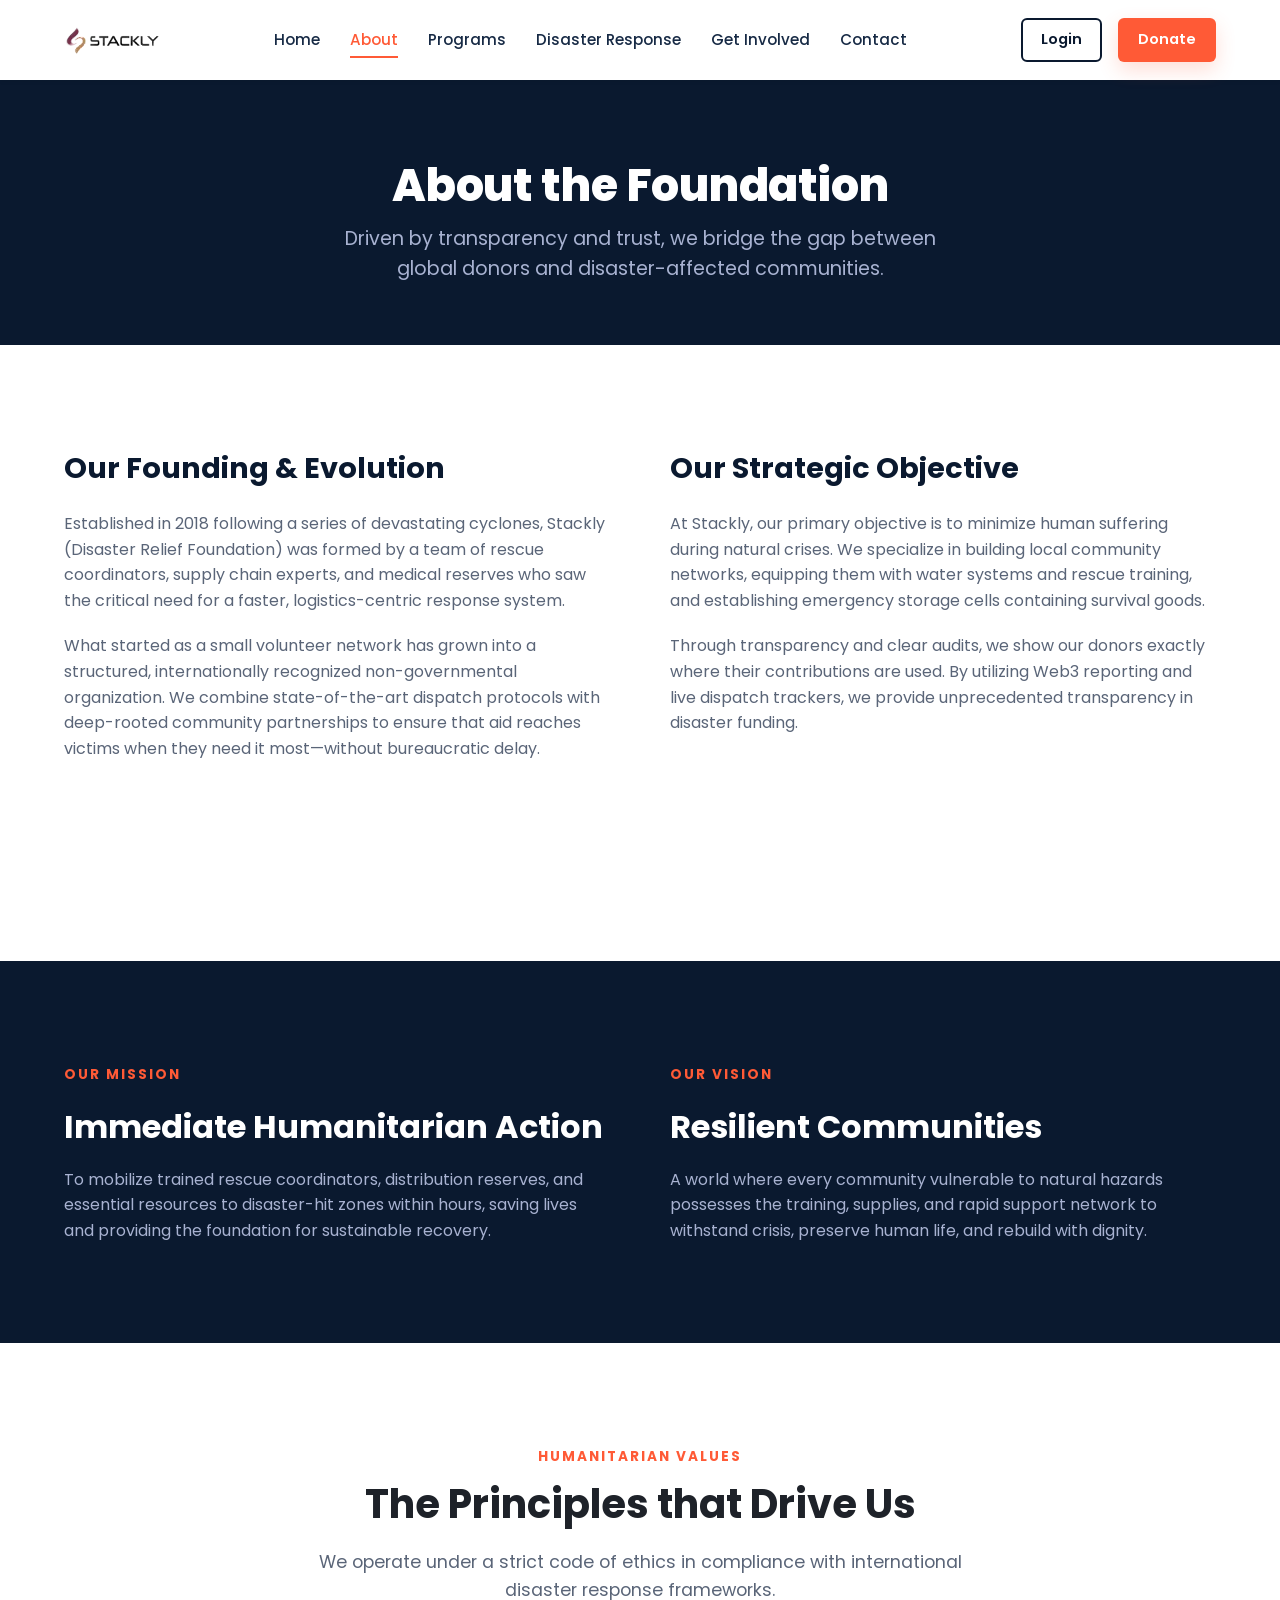
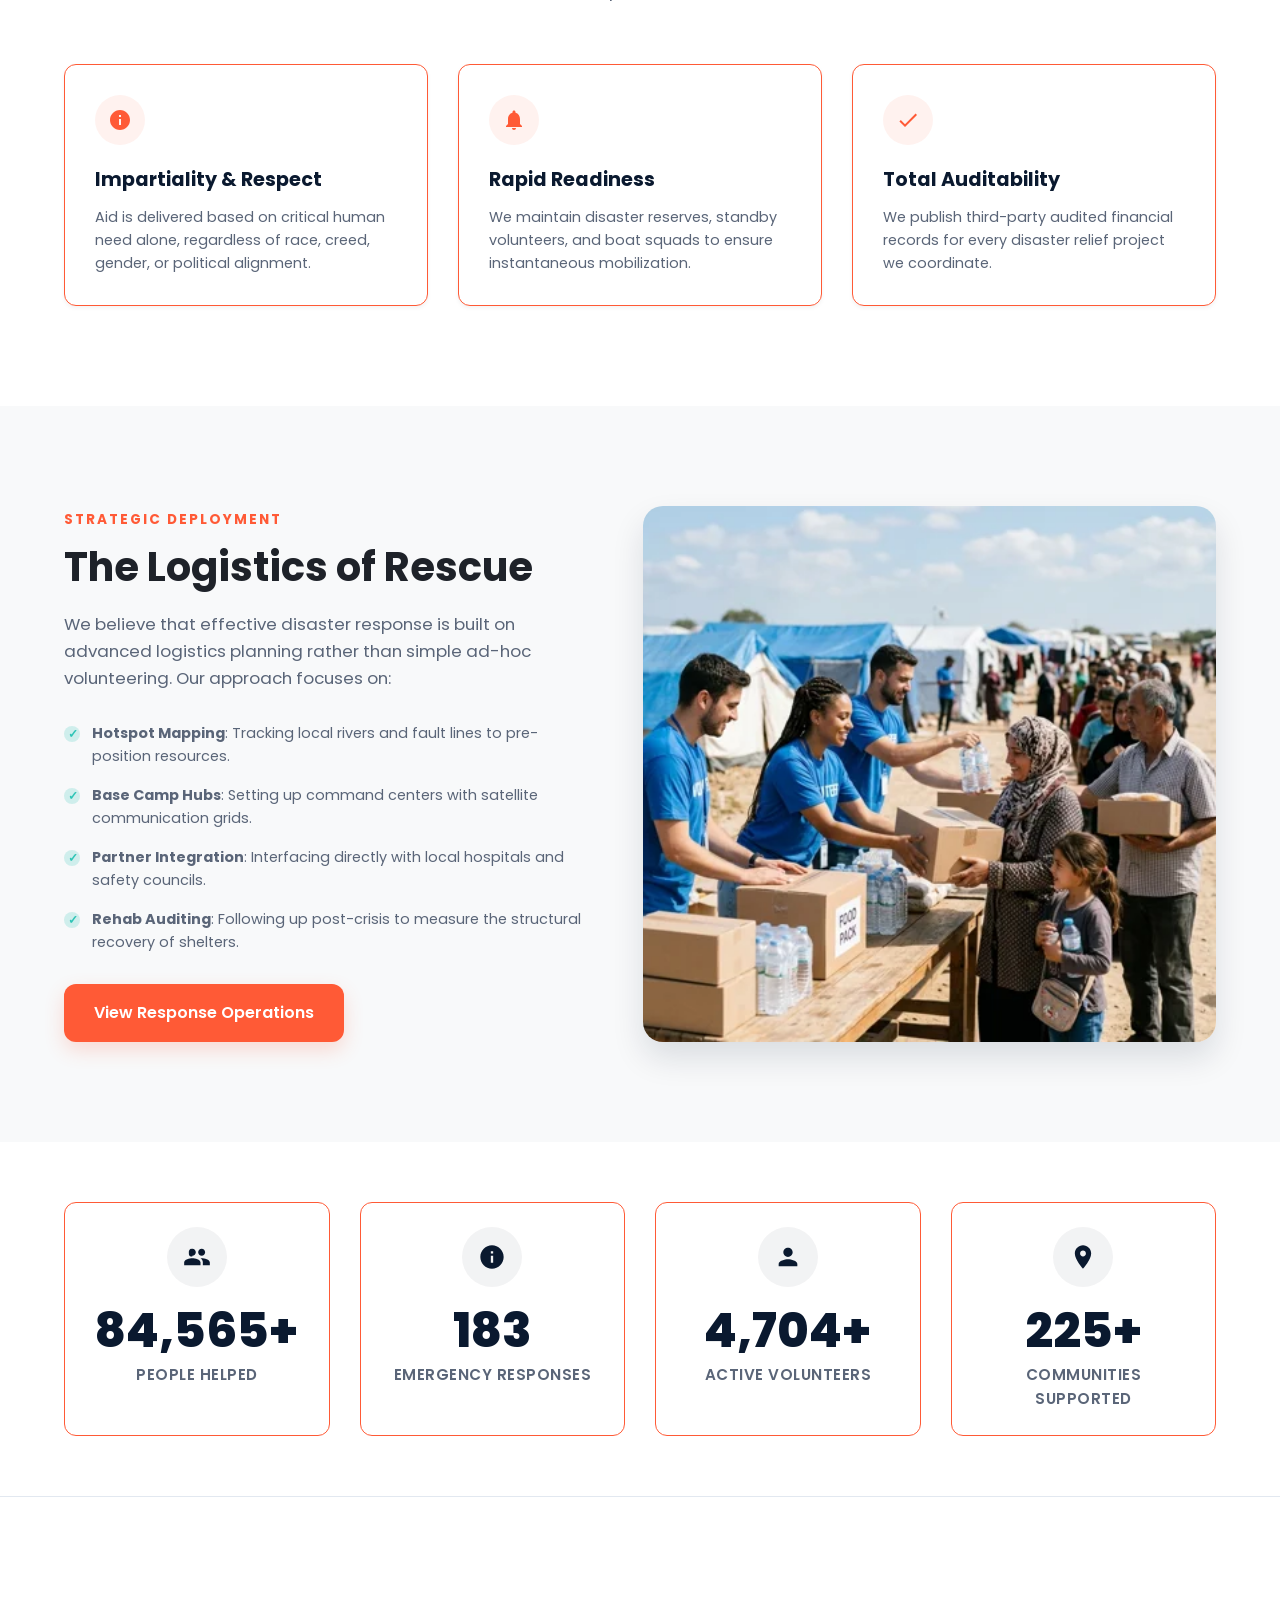
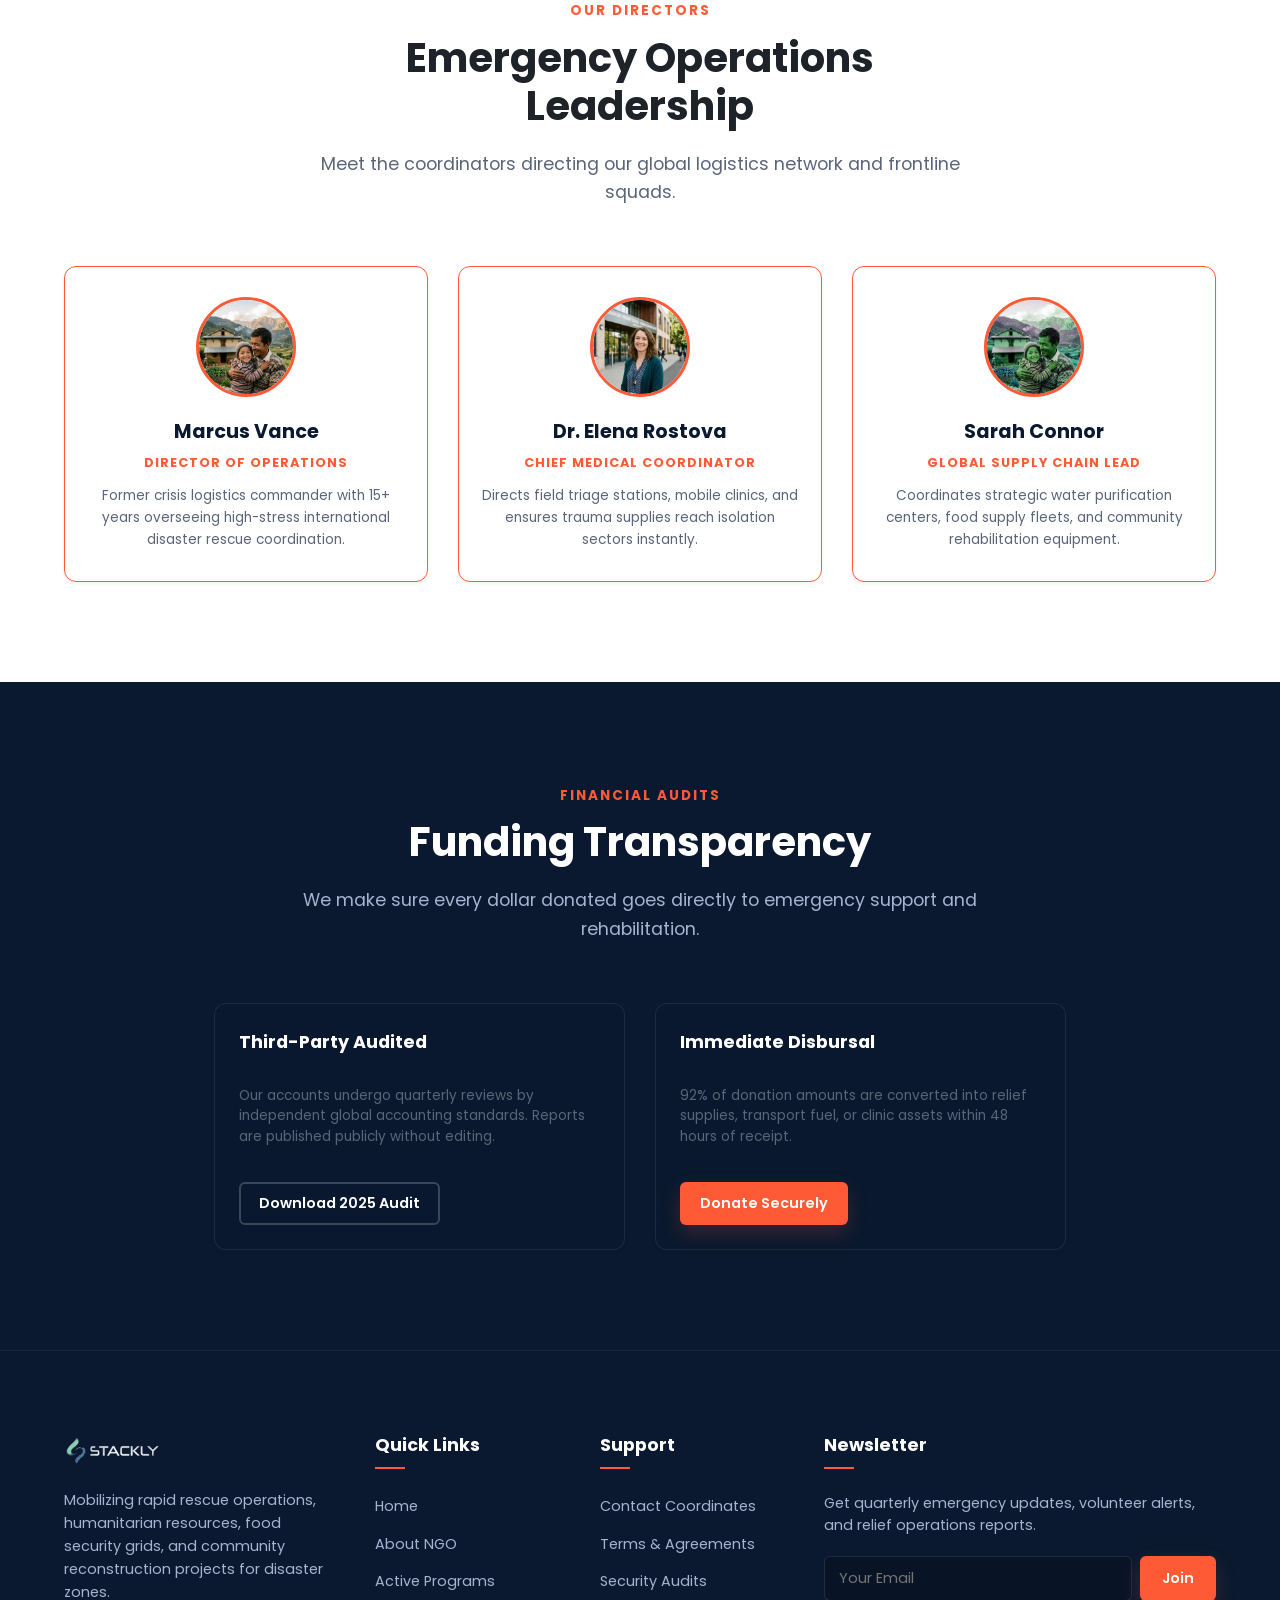
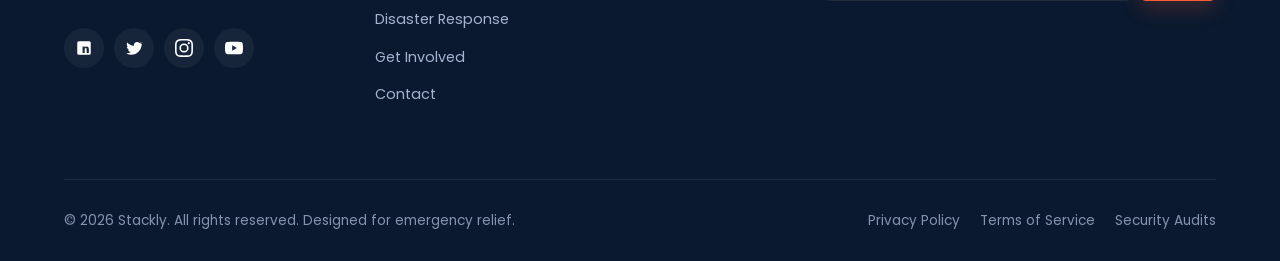
<file: about.html>
<!DOCTYPE html>
<html lang="en">
<head>
    <meta charset="UTF-8">
    <meta name="viewport" content="width=device-width, initial-scale=1.0">
    <meta name="description" content="Discover our history, mission, vision, and core humanitarian values at Disaster Relief Foundation (Stackly).">
    <title>About the Foundation | Stackly</title>
    <link rel="stylesheet" href="css/style.css?v=6.6">
</head>
<body class="has-fixed-header">

    <!-- STICKY NAVBAR -->
    <header class="header">
        <div class="container">
            <a href="index.html" class="logo" aria-label="Disaster Relief Foundation Home">
                <img src="images/logo.webp" alt="Stackly Logo" style="height: 38px; width: auto; object-fit: contain;">
            </a>
            
            <button class="hamburger" aria-label="Toggle navigation menu" aria-expanded="false">
                <span class="hamburger-box">
                    <span class="hamburger-inner"></span>
                </span>
            </button>
            
            <nav class="nav" aria-label="Main Navigation">
                <div class="nav-menu" id="nav-menu">
                    <!-- Mobile Drawer Header -->
                    <div class="drawer-header">
                        <a href="index.html" class="logo">
                            <img src="images/logo.webp" alt="Stackly Logo" style="height: 34px; width: auto; object-fit: contain;">
                        </a>
                        <button class="drawer-close" aria-label="Close Menu">
                            <svg viewBox="0 0 24 24" style="width: 24px; height: 24px; fill: currentColor;"><path d="M19 6.41L17.59 5 12 10.59 6.41 5 5 6.41 10.59 12 5 17.59 6.41 19 12 13.41 17.59 19 19 17.59 13.41 12z"/></svg>
                        </button>
                    </div>
                    
                    <!-- Mobile Search -->
                    <div class="drawer-search">
                        <div style="position: relative; width: 100%;">
                            <input type="text" placeholder="Search resources..." style="width: 100%; padding: 10px 14px; border-radius: var(--radius-sm); border: 1px solid rgba(255, 255, 255, 0.1); background-color: rgba(0, 0, 0, 0.2); color: white; font-size: 0.9rem;" onkeyup="if(event.key === 'Enter') { window.location.href='404.html'; }">
                            <svg viewBox="0 0 24 24" style="position: absolute; right: 12px; top: 50%; transform: translateY(-50%); width: 16px; height: 16px; fill: rgba(255, 255, 255, 0.4); pointer-events: none;"><path d="M15.5 14h-.79l-.28-.27C15.41 12.59 16 11.11 16 9.5 16 5.91 13.09 3 9.5 3S3 5.91 3 9.5 5.91 16 9.5 16c1.61 0 3.09-.59 4.23-1.57l.27.28v.79l5 4.99L20.49 19l-4.99-5zm-6 0C7.01 14 5 11.99 5 9.5S7.01 5 9.5 5 14 7.01 14 9.5 11.99 14 9.5 14z"/></svg>
                        </div>
                    </div>

                    <!-- Nav Links List -->
                    <ul class="nav-links">
                        <li><a href="index.html" class="nav-link ">Home</a></li>
                        <li><a href="about.html" class="nav-link active">About</a></li>
                        <li><a href="programs.html" class="nav-link ">Programs</a></li>
                        <li><a href="response.html" class="nav-link ">Disaster Response</a></li>
                        <li><a href="involved.html" class="nav-link ">Get Involved</a></li>
                        <li><a href="contact.html" class="nav-link ">Contact</a></li>
                    </ul>
                    
                    <!-- Mobile Actions -->
                    <div class="nav-mobile-cta">
                        <a href="login.html" class="btn btn-secondary btn-block">Login</a>
                        <a href="donate.html" class="btn btn-primary btn-block">Donate</a>
                    </div>
                    
                    <!-- Mobile Contact Info -->
                    <div class="drawer-contact-info">
                        <h5>Contact Info</h5>
                        <p>
                            <svg viewBox="0 0 24 24"><path d="M6.62 10.79c1.44 2.83 3.76 5.14 6.59 6.59l2.2-2.2c.27-.27.67-.36 1.02-.24 1.12.37 2.33.57 3.57.57.55 0 1 .45 1 1V20c0 .55-.45 1-1 1-9.39 0-17-7.61-17-17 0-.55.45-1 1-1h3.5c.55 0 1 .45 1 1 0 1.25.2 2.45.57 3.57.11.35.03.74-.25 1.02l-2.2 2.2z"/></svg>
                            <span>+1 (800) 555-RESCUE</span>
                        </p>
                        <p>
                            <svg viewBox="0 0 24 24"><path d="M20 4H4c-1.1 0-1.99.9-1.99 2L2 18c0 1.1.9 2 2 2h16c1.1 0 2-.9 2-2V6c0-1.1-.9-2-2-2zm0 4l-8 5-8-5V6l8 5 8-5v2z"/></svg>
                            <span>operations@stackly.org</span>
                        </p>
                        <p>
                            <svg viewBox="0 0 24 24"><path d="M12 2C8.13 2 5 5.13 5 9c0 5.25 7 13 7 13s7-7.75 7-13c0-3.87-3.13-7-7-7zm0 9.5c-1.38 0-2.5-1.12-2.5-2.5s1.12-2.5 2.5-2.5 2.5 1.12 2.5 2.5-1.12 2.5-2.5 2.5z"/></svg>
                            <span>102 Safety Boulevard, Washington, DC</span>
                        </p>
                    </div>
                </div>
            </nav>
            
            <div class="nav-actions">
                <a href="login.html" class="btn btn-secondary btn-sm">Login</a>
                <a href="donate.html" class="btn btn-primary btn-sm">Donate</a>
            </div>
        </div>
    </header>

    <main>
        <!-- Hero Header -->
        <section class="hero" style="padding: 80px 0 60px; text-align: center;">
            <div class="container reveal">
                <h1 class="hero-title" style="font-size: 2.8rem; margin-bottom: 12px;">About the Foundation</h1>
                <p class="hero-desc" style="margin: 0 auto; max-width: 650px;">
                    Driven by transparency and trust, we bridge the gap between global donors and disaster-affected communities.
                </p>
            </div>
        </section>

        <!-- Section 1: History -->
        <section class="section section-bg-white" aria-label="Our History">
            <div class="container about-history-grid">
                <div class="about-history-content reveal-left">
                    <h3>Our Founding &amp; Evolution</h3>
                    <p>
                        Established in 2018 following a series of devastating cyclones, Stackly (Disaster Relief Foundation) was formed by a team of rescue coordinators, supply chain experts, and medical reserves who saw the critical need for a faster, logistics-centric response system.
                    </p>
                    <p>
                        What started as a small volunteer network has grown into a structured, internationally recognized non-governmental organization. We combine state-of-the-art dispatch protocols with deep-rooted community partnerships to ensure that aid reaches victims when they need it most—without bureaucratic delay.
                    </p>
                </div>
                <div class="about-history-content reveal-right">
                    <h3>Our Strategic Objective</h3>
                    <p>
                        At Stackly, our primary objective is to minimize human suffering during natural crises. We specialize in building local community networks, equipping them with water systems and rescue training, and establishing emergency storage cells containing survival goods.
                    </p>
                    <p>
                        Through transparency and clear audits, we show our donors exactly where their contributions are used. By utilizing Web3 reporting and live dispatch trackers, we provide unprecedented transparency in disaster funding.
                    </p>
                </div>
            </div>
        </section>

        <!-- Section 2: Mission & Vision -->
        <section class="section" style="background-color: var(--color-primary); color: white;" aria-label="Mission and Vision">
            <div class="container about-intro-grid">
                <div class="reveal-left">
                    <span class="section-tag">Our Mission</span>
                    <h2 class="section-title" style="color: white; font-size: 2rem; margin-top: 10px;">Immediate Humanitarian Action</h2>
                    <p style="color: #A8B2D1;">
                        To mobilize trained rescue coordinators, distribution reserves, and essential resources to disaster-hit zones within hours, saving lives and providing the foundation for sustainable recovery.
                    </p>
                </div>
                <div class="reveal-right">
                    <span class="section-tag">Our Vision</span>
                    <h2 class="section-title" style="color: white; font-size: 2rem; margin-top: 10px;">Resilient Communities</h2>
                    <p style="color: #A8B2D1;">
                        A world where every community vulnerable to natural hazards possesses the training, supplies, and rapid support network to withstand crisis, preserve human life, and rebuild with dignity.
                    </p>
                </div>
            </div>
        </section>

        <!-- Section 3: Core Values -->
        <section class="section section-bg-white" aria-label="Core Values">
            <div class="container">
                <div class="section-header reveal">
                    <span class="section-tag">Humanitarian Values</span>
                    <h2 class="section-title">The Principles that Drive Us</h2>
                    <p class="section-desc">We operate under a strict code of ethics in compliance with international disaster response frameworks.</p>
                </div>
                <div class="values-grid">
                    <!-- Value 1 -->
                    <div class="value-card reveal">
                        <div class="value-icon" aria-hidden="true">
                            <svg viewBox="0 0 24 24"><path d="M12 2C6.48 2 2 6.48 2 12s4.48 10 10 10 10-4.48 10-10S17.52 2 12 2zm1 15h-2v-6h2v6zm0-8h-2V7h2v2z"/></svg>
                        </div>
                        <h3 class="value-title">Impartiality &amp; Respect</h3>
                        <p class="value-desc">Aid is delivered based on critical human need alone, regardless of race, creed, gender, or political alignment.</p>
                    </div>
                    <!-- Value 2 -->
                    <div class="value-card reveal">
                        <div class="value-icon" aria-hidden="true">
                            <svg viewBox="0 0 24 24"><path d="M12 22c1.1 0 2-.9 2-2h-4c0 1.1.89 2 2 2zm6-6v-5c0-3.07-1.64-5.64-4.5-6.32V4c0-.83-.67-1.5-1.5-1.5s-1.5.67-1.5 1.5v.68C7.63 5.36 6 7.92 6 11v5l-2 2v1h16v-1l-2-2z"/></svg>
                        </div>
                        <h3 class="value-title">Rapid Readiness</h3>
                        <p class="value-desc">We maintain disaster reserves, standby volunteers, and boat squads to ensure instantaneous mobilization.</p>
                    </div>
                    <!-- Value 3 -->
                    <div class="value-card reveal">
                        <div class="value-icon" aria-hidden="true">
                            <svg viewBox="0 0 24 24"><path d="M9 16.17L4.83 12l-1.42 1.41L9 19 21 7l-1.41-1.41z"/></svg>
                        </div>
                        <h3 class="value-title">Total Auditability</h3>
                        <p class="value-desc">We publish third-party audited financial records for every disaster relief project we coordinate.</p>
                    </div>
                </div>
            </div>
        </section>

        <!-- Section 4: Disaster Relief Approach -->
        <section class="section" aria-label="Our Approach">
            <div class="container mission-grid">
                <div class="mission-content reveal-left">
                    <span class="section-tag">Strategic Deployment</span>
                    <h2 class="section-title">The Logistics of Rescue</h2>
                    <p class="mission-text">
                        We believe that effective disaster response is built on advanced logistics planning rather than simple ad-hoc volunteering. Our approach focuses on:
                    </p>
                    <ul class="transparency-list" style="margin-bottom: 30px;">
                        <li style="color: var(--color-text-muted);"><strong>Hotspot Mapping</strong>: Tracking local rivers and fault lines to pre-position resources.</li>
                        <li style="color: var(--color-text-muted);"><strong>Base Camp Hubs</strong>: Setting up command centers with satellite communication grids.</li>
                        <li style="color: var(--color-text-muted);"><strong>Partner Integration</strong>: Interfacing directly with local hospitals and safety councils.</li>
                        <li style="color: var(--color-text-muted);"><strong>Rehab Auditing</strong>: Following up post-crisis to measure the structural recovery of shelters.</li>
                    </ul>
                    <a href="response.html" class="btn btn-primary">View Response Operations</a>
                </div>
                <div class="mission-image-wrapper reveal-right">
                    <img src="images/mission_distribution.webp" alt="Rescue organizers planning supply drop spots on maps" width="600" height="400" loading="lazy">
                </div>
            </div>
        </section>

        <!-- Section 5: Impact Statistics -->
        <section class="stats" aria-label="Impact Stats" style="background-color: var(--color-bg-white);">
            <div class="container stats-grid">
                <div class="stat-card reveal">
                    <div class="stat-icon" aria-hidden="true">
                        <svg viewBox="0 0 24 24"><path d="M16 11c1.66 0 2.99-1.34 2.99-3S17.66 5 16 5s-3 1.34-3 3 1.34 3 3 3zm-8 0c1.66 0 2.99-1.34 2.99-3S9.66 5 8 5 5 5.42 5 8.5s1.34 3 3 3zm0 2c-2.33 0-7 1.17-7 3.5V19h14v-2.5c0-2.33-4.67-3.5-7-3.5zm8 0c-.29 0-.62.02-.97.05 1.16.84 1.97 1.97 1.97 3.45V19h6v-2.5c0-2.33-4.67-3.5-7-3.5z"/></svg>
                    </div>
                    <div class="stat-number" data-target="154200" data-suffix="+">0</div>
                    <div class="stat-label">People Helped</div>
                </div>
                <div class="stat-card reveal">
                    <div class="stat-icon" aria-hidden="true">
                        <svg viewBox="0 0 24 24"><path d="M12 2C6.48 2 2 6.48 2 12s4.48 10 10 10 10-4.48 10-10S17.52 2 12 2zm1 15h-2v-6h2v6zm0-8h-2V7h2v2z"/></svg>
                    </div>
                    <div class="stat-number" data-target="342" data-suffix="">0</div>
                    <div class="stat-label">Emergency Responses</div>
                </div>
                <div class="stat-card reveal">
                    <div class="stat-icon" aria-hidden="true">
                        <svg viewBox="0 0 24 24"><path d="M12 12c2.21 0 4-1.79 4-4s-1.79-4-4-4-4 1.79-4 4 1.79 4 4 4zm0 2c-2.67 0-8 1.34-8 4v2h16v-2c0-2.66-5.33-4-8-4z"/></svg>
                    </div>
                    <div class="stat-number" data-target="8750" data-suffix="+">0</div>
                    <div class="stat-label">Active Volunteers</div>
                </div>
                <div class="stat-card reveal">
                    <div class="stat-icon" aria-hidden="true">
                        <svg viewBox="0 0 24 24"><path d="M12 2C8.13 2 5 5.13 5 9c0 5.25 7 13 7 13s7-7.75 7-13c0-3.87-3.13-7-7-7zm0 9.5c-1.38 0-2.5-1.12-2.5-2.5s1.12-2.5 2.5-2.5 2.5 1.12 2.5 2.5-1.12 2.5-2.5 2.5z"/></svg>
                    </div>
                    <div class="stat-number" data-target="420" data-suffix="+">0</div>
                    <div class="stat-label">Communities Supported</div>
                </div>
            </div>
        </section>

        <!-- Section 6: Leadership Team -->
        <section class="section section-bg-white" aria-label="Our Leadership Team">
            <div class="container">
                <div class="section-header reveal">
                    <span class="section-tag">Our Directors</span>
                    <h2 class="section-title">Emergency Operations Leadership</h2>
                    <p class="section-desc">Meet the coordinators directing our global logistics network and frontline squads.</p>
                </div>
                <div class="values-grid" style="grid-template-columns: repeat(auto-fit, minmax(250px, 1fr)); gap: 30px;">
                    <!-- Director 1 -->
                    <div class="value-card reveal" style="text-align: center; padding: 30px 20px;">
                        <div style="width: 100px; height: 100px; border-radius: 50%; overflow: hidden; margin: 0 auto 20px; border: 3px solid var(--color-secondary);">
                            <img src="images/story_hope.webp" alt="Director of Emergency Operations" style="width: 100%; height: 100%; object-fit: cover;">
                        </div>
                        <h3 class="value-title" style="margin-bottom: 5px;">Marcus Vance</h3>
                        <span style="font-size: 0.8rem; color: var(--color-secondary); font-weight: 700; text-transform: uppercase; letter-spacing: 1px; display: block; margin-bottom: 12px;">Director of Operations</span>
                        <p class="value-desc" style="font-size: 0.85rem; color: var(--color-text-muted);">Former crisis logistics commander with 15+ years overseeing high-stress international disaster rescue coordination.</p>
                    </div>
                    <!-- Director 2 -->
                    <div class="value-card reveal" style="text-align: center; padding: 30px 20px;">
                        <div style="width: 100px; height: 100px; border-radius: 50%; overflow: hidden; margin: 0 auto 20px; border: 3px solid var(--color-secondary);">
                            <img src="images/story_hope_2.webp" alt="Medical Operations Chief" style="width: 100%; height: 100%; object-fit: cover;">
                        </div>
                        <h3 class="value-title" style="margin-bottom: 5px;">Dr. Elena Rostova</h3>
                        <span style="font-size: 0.8rem; color: var(--color-secondary); font-weight: 700; text-transform: uppercase; letter-spacing: 1px; display: block; margin-bottom: 12px;">Chief Medical Coordinator</span>
                        <p class="value-desc" style="font-size: 0.85rem; color: var(--color-text-muted);">Directs field triage stations, mobile clinics, and ensures trauma supplies reach isolation sectors instantly.</p>
                    </div>
                    <!-- Director 3 -->
                    <div class="value-card reveal" style="text-align: center; padding: 30px 20px;">
                        <div style="width: 100px; height: 100px; border-radius: 50%; overflow: hidden; margin: 0 auto 20px; border: 3px solid var(--color-secondary);">
                            <img src="images/story_hope.webp" alt="Supply Chain Director" style="width: 100%; height: 100%; object-fit: cover; filter: hue-rotate(90deg);">
                        </div>
                        <h3 class="value-title" style="margin-bottom: 5px;">Sarah Connor</h3>
                        <span style="font-size: 0.8rem; color: var(--color-secondary); font-weight: 700; text-transform: uppercase; letter-spacing: 1px; display: block; margin-bottom: 12px;">Global Supply Chain Lead</span>
                        <p class="value-desc" style="font-size: 0.85rem; color: var(--color-text-muted);">Coordinates strategic water purification centers, food supply fleets, and community rehabilitation equipment.</p>
                    </div>
                </div>
            </div>
        </section>

        <!-- Section 7: Funding Allocations & Financial Audits -->
        <section class="section section-bg-dark" aria-label="Transparency Audits">
            <div class="container" style="max-width: 900px;">
                <div class="section-header reveal">
                    <span class="section-tag">Financial Audits</span>
                    <h2 class="section-title" style="color: white;">Funding Transparency</h2>
                    <p class="section-desc">We make sure every dollar donated goes directly to emergency support and rehabilitation.</p>
                </div>
                
                <div style="display: grid; grid-template-columns: repeat(auto-fit, minmax(260px, 1fr)); gap: 30px; margin-top: 40px;">
                    <div class="dashboard-card" style="padding: 24px; border: 1px solid rgba(255,255,255,0.08); background-color: rgba(10,25,47,0.3); display: flex; flex-direction: column; align-items: flex-start; text-align: left;">
                        <h3 style="font-size: 1.1rem; color: white; margin-bottom: 10px;">Third-Party Audited</h3>
                        <p style="font-size: 0.85rem; color: var(--color-text-muted); line-height: 1.5; margin-bottom: 15px;">Our accounts undergo quarterly reviews by independent global accounting standards. Reports are published publicly without editing.</p>
                        <a href="404.html" class="btn btn-secondary btn-sm" style="color: white; border-color: rgba(255,255,255,0.2);">Download 2025 Audit</a>
                    </div>
                    <div class="dashboard-card" style="padding: 24px; border: 1px solid rgba(255,255,255,0.08); background-color: rgba(10,25,47,0.3); display: flex; flex-direction: column; align-items: flex-start; text-align: left;">
                        <h3 style="font-size: 1.1rem; color: white; margin-bottom: 10px;">Immediate Disbursal</h3>
                        <p style="font-size: 0.85rem; color: var(--color-text-muted); line-height: 1.5; margin-bottom: 15px;">92% of donation amounts are converted into relief supplies, transport fuel, or clinic assets within 48 hours of receipt.</p>
                        <a href="donate.html" class="btn btn-primary btn-sm">Donate Securely</a>
                    </div>
                </div>
            </div>
        </section>
    </main>

    <!-- FOOTER -->
    <footer class="footer">
        <div class="container">
            <div class="footer-grid">
                <!-- Col 1 -->
                <div class="footer-col-brand">
                    <a href="index.html" class="logo" style="margin-bottom: 20px; display: inline-flex;" aria-label="Disaster Relief Foundation Home">
                        <img src="images/logo.webp" alt="Stackly Logo" style="height: 38px; width: auto; object-fit: contain;">
                    </a>
                    <p>Mobilizing rapid rescue operations, humanitarian resources, food security grids, and community reconstruction projects for disaster zones.</p>
                    <div class="contact-socials" style="margin-top: 20px; padding-top: 0; border: none; display: flex; gap: 10px;">
                        <a href="404.html" class="social-circle" aria-label="Facebook Link">
                            <svg viewBox="0 0 24 24" style="width: 18px; height: 18px; fill: currentColor;"><path d="M19 3a2 2 0 0 1 2 2v14a2 2 0 0 1-2 2H5a2 2 0 0 1-2-2V5a2 2 0 0 1 2-2h14m-.5 15.5v-5.3a3.26 3.26 0 0 0-3.26-3.26c-.85 0-1.84.52-2.32 1.3v-1.11h-2.8v8.37h2.8v-4.87c0-.26.05-.53.13-.72a1.37 1.37 0 0 1 1.25-.92c.67 0 1.24.55 1.24 1.33v5.18h2.96z"/></svg>
                        </a>
                        <a href="404.html" class="social-circle" aria-label="Twitter Link">
                            <svg viewBox="0 0 24 24" style="width: 18px; height: 18px; fill: currentColor;"><path d="M22.46 6c-.77.35-1.6.58-2.46.69.88-.53 1.56-1.37 1.88-2.38-.83.5-1.75.85-2.72 1.05C18.37 4.5 17.26 4 16 4c-2.35 0-4.27 1.92-4.27 4.29 0 .34.04.67.11.98C8.28 9.09 5.11 7.38 3 4.79c-.37.63-.58 1.37-.58 2.15 0 1.49.75 2.81 1.91 3.56-.7 0-1.37-.2-1.95-.53v.05c0 2.08 1.48 3.82 3.44 4.21a4.22 4.22 0 0 1-1.93.07 4.28 4.28 0 0 0 4 2.98 8.6 8.6 0 0 1-5.36 1.85c-.35 0-.69-.02-1.03-.06C2.92 20.29 5.3 21 7.8 21c9.38 0 14.5-7.77 14.5-14.5 0-.22 0-.44-.01-.66.99-.73 1.86-1.64 2.54-2.68z"/></svg>
                        </a>
                        <a href="404.html" class="social-circle" aria-label="Instagram Link">
                            <svg viewBox="0 0 24 24" style="width: 18px; height: 18px; fill: currentColor;"><path d="M12 2.163c3.204 0 3.584.012 4.85.07 3.252.148 4.771 1.691 4.919 4.919.058 1.265.069 1.645.069 4.849 0 3.205-.012 3.584-.069 4.849-.149 3.225-1.664 4.771-4.919 4.919-1.266.058-1.644.07-4.85.07-3.204 0-3.584-.012-4.849-.07-3.26-.149-4.771-1.699-4.919-4.92-.058-1.265-.07-1.644-.07-4.849 0-3.204.013-3.583.07-4.849.149-3.227 1.664-4.771 4.919-4.919 1.266-.057 1.645-.069 4.849-.069zM12 0C8.741 0 8.333.014 7.053.072 2.695.272.273 2.69.073 7.051.014 8.333 0 8.741 0 12c0 3.259.014 3.668.072 4.948.2 4.358 2.618 6.78 6.98 6.98 1.281.058 1.689.072 4.948.072 3.259 0 3.668-.014 4.948-.072 4.354-.2 6.782-2.618 6.979-6.98.059-1.28.073-1.689.073-4.948 0-3.259-.014-3.667-.072-4.947-.196-4.354-2.617-6.78-6.979-6.98C15.668.014 15.259 0 12 0zm0 5.838a6.162 6.162 0 1 0 0 12.324 6.162 6.162 0 0 0 0-12.324zM12 16a4 4 0 1 1 0-8 4 4 0 0 1 0 8zm6.406-11.845a1.44 1.44 0 1 0 0 2.881 1.44 1.44 0 0 0 0-2.881z"/></svg>
                        </a>
                        <a href="404.html" class="social-circle" aria-label="YouTube Link">
                            <svg viewBox="0 0 24 24" style="width: 18px; height: 18px; fill: currentColor;"><path d="M23.498 6.163a3.003 3.003 0 0 0-2.11-2.11C19.518 3.545 12 3.545 12 3.545s-7.518 0-9.388.508a3.003 3.003 0 0 0-2.11 2.11C0 8.033 0 12 0 12s0 3.967.502 5.837a3.003 3.003 0 0 0 2.11 2.11c1.87.508 9.388.508 9.388.508s7.518 0 9.388-.508a3.003 3.003 0 0 0 2.11-2.11C24 15.967 24 12 24 12s0-3.967-.502-5.837zM9.545 15.568V8.432L15.818 12l-6.273 3.568z"/></svg>
                        </a>
                    </div>
                </div>
                <!-- Col 2 -->
                <div>
                    <h3 class="footer-col-title">Quick Links</h3>
                    <ul class="footer-links">
                        <li><a href="index.html">Home</a></li>
                        <li><a href="about.html">About NGO</a></li>
                        <li><a href="programs.html">Active Programs</a></li>
                        <li><a href="response.html">Disaster Response</a></li>
                        <li><a href="involved.html">Get Involved</a></li>
                        <li><a href="contact.html">Contact</a></li>
                    </ul>
                </div>
                <!-- Col 3 -->
                <div>
                    <h3 class="footer-col-title">Support</h3>
                    <ul class="footer-links">
                        <li><a href="contact.html">Contact Coordinates</a></li>
                        <li><a href="404.html">Terms &amp; Agreements</a></li>
                        <li><a href="404.html">Security Audits</a></li>
                    </ul>
                </div>
                <!-- Col 4 -->
                <div>
                    <h3 class="footer-col-title">Newsletter</h3>
                    <p style="color: #A8B2D1; font-size: 0.9rem; margin-bottom: 20px; line-height: 1.5;">
                        Get quarterly emergency updates, volunteer alerts, and relief operations reports.
                    </p>
                    <form id="footer-newsletter-form" style="display: flex; gap: 8px;">
                        <input type="email" placeholder="Your Email" style="flex-grow: 1; padding: 10px 14px; border-radius: var(--radius-sm); border: 1px solid rgba(255, 255, 255, 0.1); background-color: rgba(0, 0, 0, 0.2); color: white; font-size: 0.9rem;" required>
                        <button type="submit" class="btn btn-primary btn-sm" style="padding: 10px 20px; border-radius: var(--radius-sm);">Join</button>
                    </form>
                </div>
            </div>
            
            <div class="footer-bottom">
                <p>&copy; 2026 Stackly. All rights reserved. Designed for emergency relief.</p>
                <div class="footer-bottom-links">
                    <a href="404.html">Privacy Policy</a>
                    <a href="404.html">Terms of Service</a>
                    <a href="404.html">Security Audits</a>
                </div>
            </div>
        </div>
    </footer>

    <script src="js/main.js?v=2.7"></script>
</body>
</html>
</file>
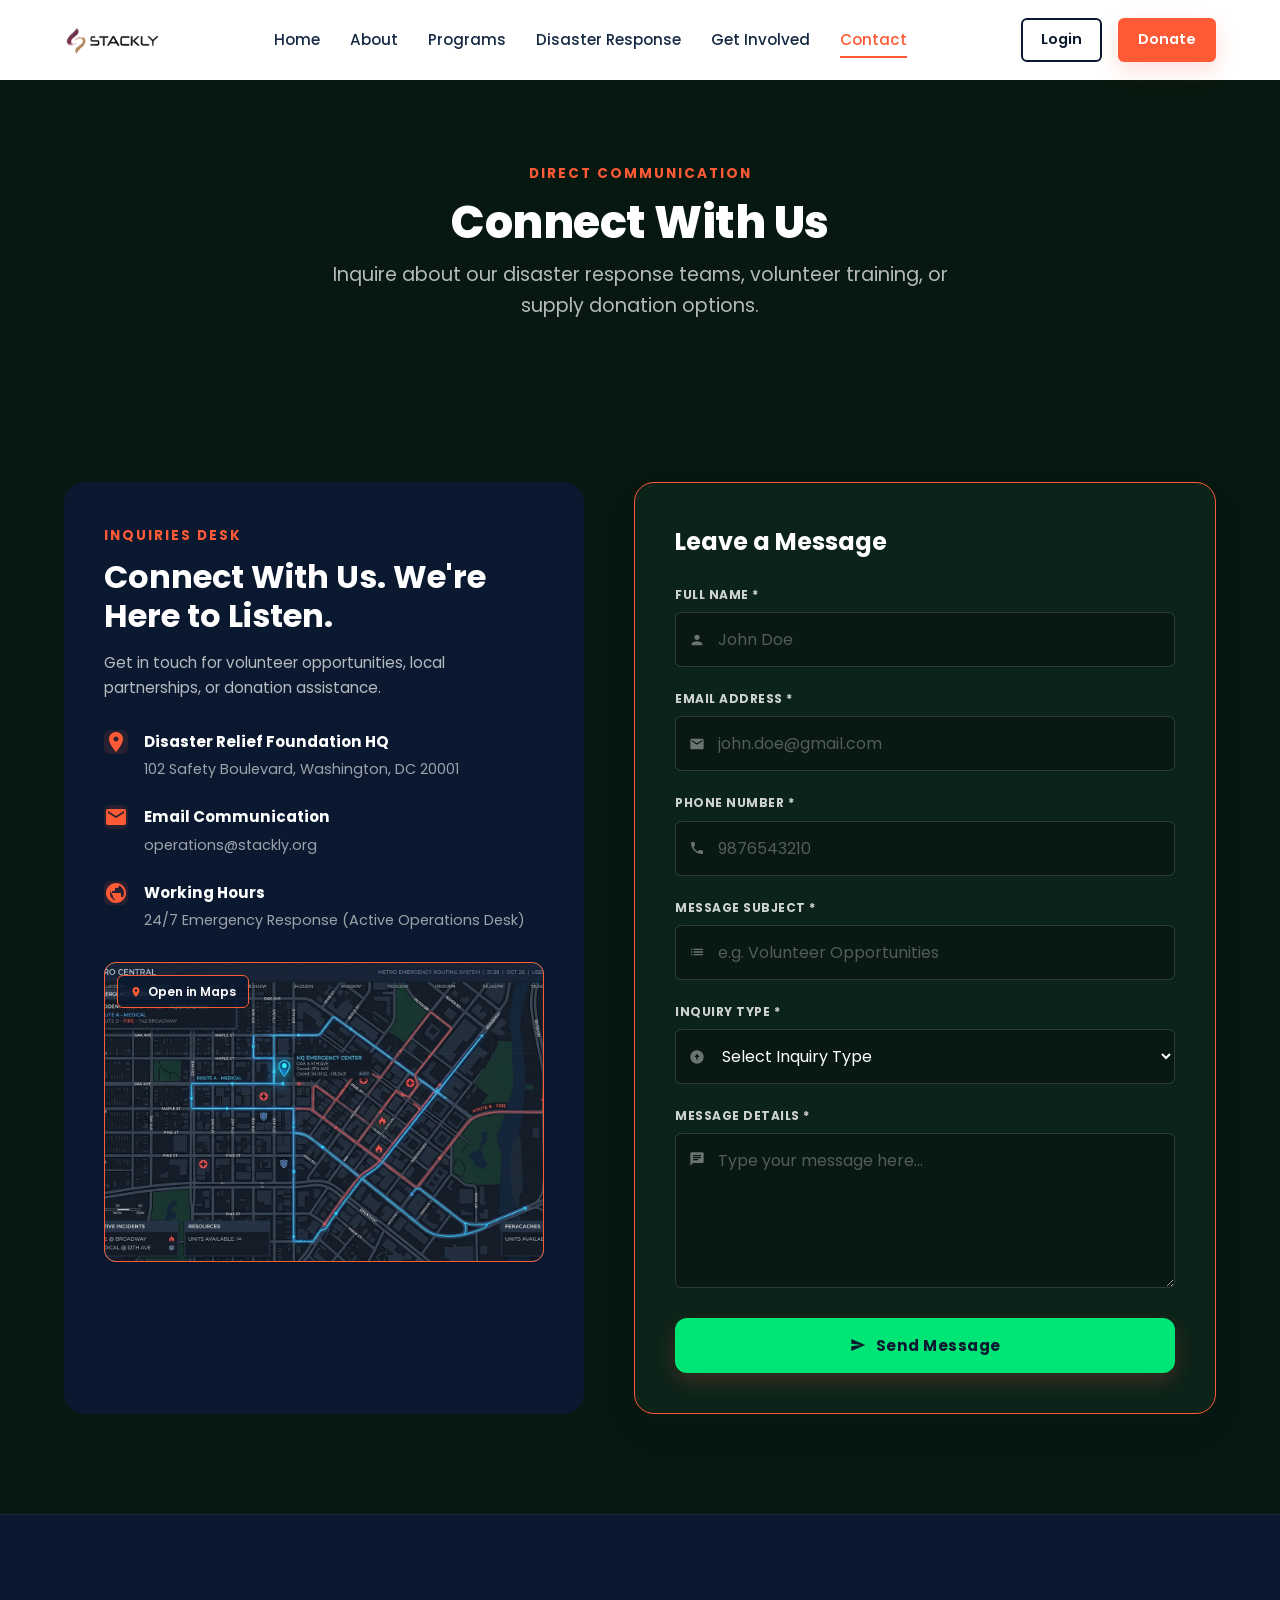
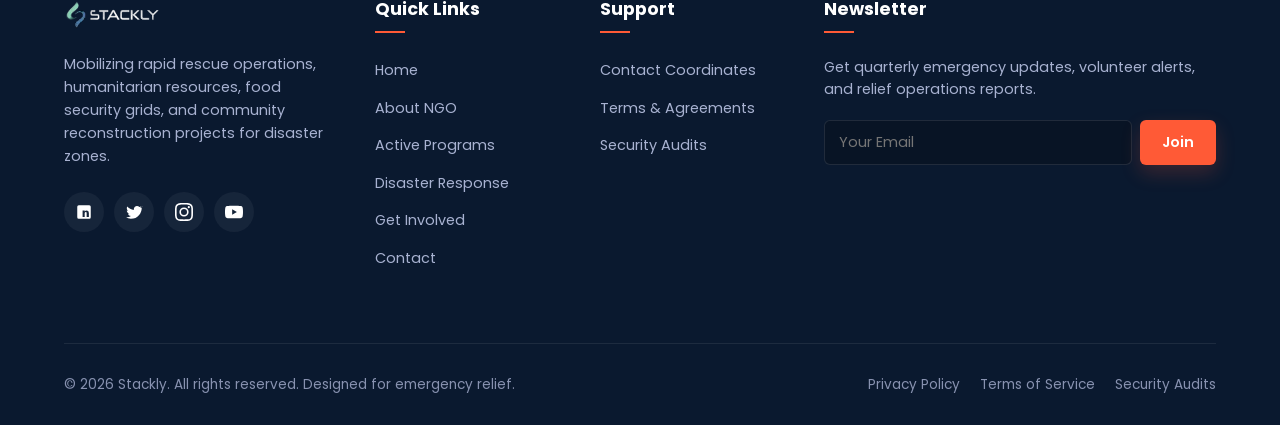
<file: contact.html>
<!DOCTYPE html>
<html lang="en">
<head>
    <meta charset="UTF-8">
    <meta name="viewport" content="width=device-width, initial-scale=1.0">
    <meta name="description" content="Reach out to Stackly's Emergency Operations Center. Get local branch locations, operational hours, or send support inquiries.">
    <title>Contact the Foundation | Stackly</title>
    <link rel="stylesheet" href="css/style.css?v=6.6">
</head>
<body class="has-fixed-header">

    <!-- STICKY NAVBAR -->
    <header class="header">
        <div class="container">
            <a href="index.html" class="logo" aria-label="Disaster Relief Foundation Home">
                <img src="images/logo.webp" alt="Stackly Logo" style="height: 38px; width: auto; object-fit: contain;">
            </a>
            
            <button class="hamburger" aria-label="Toggle navigation menu" aria-expanded="false">
                <span class="hamburger-box">
                    <span class="hamburger-inner"></span>
                </span>
            </button>
            
            <nav class="nav" aria-label="Main Navigation">
                <div class="nav-menu" id="nav-menu">
                    <!-- Mobile Drawer Header -->
                    <div class="drawer-header">
                        <a href="index.html" class="logo">
                            <img src="images/logo.webp" alt="Stackly Logo" style="height: 34px; width: auto; object-fit: contain;">
                        </a>
                        <button class="drawer-close" aria-label="Close Menu">
                            <svg viewBox="0 0 24 24" style="width: 24px; height: 24px; fill: currentColor;"><path d="M19 6.41L17.59 5 12 10.59 6.41 5 5 6.41 10.59 12 5 17.59 6.41 19 12 13.41 17.59 19 19 17.59 13.41 12z"/></svg>
                        </button>
                    </div>
                    
                    <!-- Mobile Search -->
                    <div class="drawer-search">
                        <div style="position: relative; width: 100%;">
                            <input type="text" placeholder="Search resources..." style="width: 100%; padding: 10px 14px; border-radius: var(--radius-sm); border: 1px solid rgba(255, 255, 255, 0.1); background-color: rgba(0, 0, 0, 0.2); color: white; font-size: 0.9rem;" onkeyup="if(event.key === 'Enter') { window.location.href='404.html'; }">
                            <svg viewBox="0 0 24 24" style="position: absolute; right: 12px; top: 50%; transform: translateY(-50%); width: 16px; height: 16px; fill: rgba(255, 255, 255, 0.4); pointer-events: none;"><path d="M15.5 14h-.79l-.28-.27C15.41 12.59 16 11.11 16 9.5 16 5.91 13.09 3 9.5 3S3 5.91 3 9.5 5.91 16 9.5 16c1.61 0 3.09-.59 4.23-1.57l.27.28v.79l5 4.99L20.49 19l-4.99-5zm-6 0C7.01 14 5 11.99 5 9.5S7.01 5 9.5 5 14 7.01 14 9.5 11.99 14 9.5 14z"/></svg>
                        </div>
                    </div>

                    <!-- Nav Links List -->
                    <ul class="nav-links">
                        <li><a href="index.html" class="nav-link ">Home</a></li>
                        <li><a href="about.html" class="nav-link ">About</a></li>
                        <li><a href="programs.html" class="nav-link ">Programs</a></li>
                        <li><a href="response.html" class="nav-link ">Disaster Response</a></li>
                        <li><a href="involved.html" class="nav-link ">Get Involved</a></li>
                        <li><a href="contact.html" class="nav-link active">Contact</a></li>
                    </ul>
                    
                    <!-- Mobile Actions -->
                    <div class="nav-mobile-cta">
                        <a href="login.html" class="btn btn-secondary btn-block">Login</a>
                        <a href="donate.html" class="btn btn-primary btn-block">Donate</a>
                    </div>
                    
                    <!-- Mobile Contact Info -->
                    <div class="drawer-contact-info">
                        <h5>Contact Info</h5>
                        <p>
                            <svg viewBox="0 0 24 24"><path d="M6.62 10.79c1.44 2.83 3.76 5.14 6.59 6.59l2.2-2.2c.27-.27.67-.36 1.02-.24 1.12.37 2.33.57 3.57.57.55 0 1 .45 1 1V20c0 .55-.45 1-1 1-9.39 0-17-7.61-17-17 0-.55.45-1 1-1h3.5c.55 0 1 .45 1 1 0 1.25.2 2.45.57 3.57.11.35.03.74-.25 1.02l-2.2 2.2z"/></svg>
                            <span>+1 (800) 555-RESCUE</span>
                        </p>
                        <p>
                            <svg viewBox="0 0 24 24"><path d="M20 4H4c-1.1 0-1.99.9-1.99 2L2 18c0 1.1.9 2 2 2h16c1.1 0 2-.9 2-2V6c0-1.1-.9-2-2-2zm0 4l-8 5-8-5V6l8 5 8-5v2z"/></svg>
                            <span>operations@stackly.org</span>
                        </p>
                        <p>
                            <svg viewBox="0 0 24 24"><path d="M12 2C8.13 2 5 5.13 5 9c0 5.25 7 13 7 13s7-7.75 7-13c0-3.87-3.13-7-7-7zm0 9.5c-1.38 0-2.5-1.12-2.5-2.5s1.12-2.5 2.5-2.5 2.5 1.12 2.5 2.5-1.12 2.5-2.5 2.5z"/></svg>
                            <span>102 Safety Boulevard, Washington, DC</span>
                        </p>
                    </div>
                </div>
            </nav>
            
            <div class="nav-actions">
                <a href="login.html" class="btn btn-secondary btn-sm">Login</a>
                <a href="donate.html" class="btn btn-primary btn-sm">Donate</a>
            </div>
        </div>
    </header>

    <main>
        <!-- Hero Header -->
        <section class="hero" style="padding: 80px 0 60px; text-align: center; background-color: #06180f; color: white;">
            <div class="container reveal">
                <span class="section-tag" style="margin-bottom: 12px; display: inline-block;">Direct Communication</span>
                <h1 class="hero-title" style="font-size: 2.8rem; margin-bottom: 12px; color: white;">Connect With Us</h1>
                <p class="hero-desc" style="margin: 0 auto; max-width: 650px; color: rgba(255, 255, 255, 0.7);">
                    Inquire about our disaster response teams, volunteer training, or supply donation options.
                </p>
            </div>
        </section>

        <!-- Contact Section -->
        <section class="section contact-section-dark" aria-label="HQ Details and Message Box">
            <div class="container contact-grid">
                <!-- Info Panel -->
                <div class="contact-info-panel reveal-left">
                    <span class="section-tag" style="margin-bottom: 12px; display: inline-block;">Inquiries Desk</span>
                    <h2 class="section-title" style="font-size: 2rem; color: white; margin-bottom: 16px;">Connect With Us. We're Here to Listen.</h2>
                    <p style="color: rgba(255, 255, 255, 0.7); margin-bottom: 30px; font-size: 0.95rem; line-height: 1.6;">
                        Get in touch for volunteer opportunities, local partnerships, or donation assistance.
                    </p>
                    
                    <div class="contact-item" style="margin-bottom: 24px; display: flex; gap: 16px; align-items: flex-start;">
                        <div class="contact-icon" style="color: var(--color-secondary); width: 24px; height: 24px; flex-shrink: 0;" aria-hidden="true">
                            <svg viewBox="0 0 24 24" style="fill: currentColor; width: 100%; height: 100%;"><path d="M12 2C8.13 2 5 5.13 5 9c0 5.25 7 13 7 13s7-7.75 7-13c0-3.87-3.13-7-7-7zm0 9.5c-1.38 0-2.5-1.12-2.5-2.5s1.12-2.5 2.5-2.5 2.5 1.12 2.5 2.5-1.12 2.5-2.5 2.5z"/></svg>
                        </div>
                        <div class="contact-details">
                            <h4 style="font-weight: 700; font-size: 0.95rem; color: white; margin-bottom: 4px;">Disaster Relief Foundation HQ</h4>
                            <p style="font-size: 0.9rem; color: rgba(255, 255, 255, 0.6); margin: 0;">102 Safety Boulevard, Washington, DC 20001</p>
                        </div>
                    </div>
                    
                    <div class="contact-item" style="margin-bottom: 24px; display: flex; gap: 16px; align-items: flex-start;">
                        <div class="contact-icon" style="color: var(--color-secondary); width: 24px; height: 24px; flex-shrink: 0;" aria-hidden="true">
                            <svg viewBox="0 0 24 24" style="fill: currentColor; width: 100%; height: 100%;"><path d="M20 4H4c-1.1 0-1.99.9-1.99 2L2 18c0 1.1.9 2 2 2h16c1.1 0 2-.9 2-2V6c0-1.1-.9-2-2-2zm0 4l-8 5-8-5V6l8 5 8-5v2z"/></svg>
                        </div>
                        <div class="contact-details">
                            <h4 style="font-weight: 700; font-size: 0.95rem; color: white; margin-bottom: 4px;">Email Communication</h4>
                            <p style="font-size: 0.9rem; color: rgba(255, 255, 255, 0.6); margin: 0;">operations@stackly.org</p>
                        </div>
                    </div>

                    <div class="contact-item" style="margin-bottom: 30px; display: flex; gap: 16px; align-items: flex-start;">
                        <div class="contact-icon" style="color: var(--color-secondary); width: 24px; height: 24px; flex-shrink: 0;" aria-hidden="true">
                            <svg viewBox="0 0 24 24" style="fill: currentColor; width: 100%; height: 100%;"><path d="M12 2C6.48 2 2 6.48 2 12s4.48 10 10 10 10-4.48 10-10S17.52 2 12 2zm1 17.93c-3.95-.49-7-3.85-7-7.93 0-.62.08-1.21.21-1.79L9 15v1c0 1.1.9 2 2 2v1.93zm6.9-2.54c-.26-.81-1-1.39-1.9-1.39h-1v-3c0-.55-.45-1-1-1H8v-2h2c.55 0 1-.45 1-1V7h2c1.1 0 2-.9 2-2v-.41c2.93 1.19 5 4.06 5 7.41 0 2.08-.8 3.97-2.1 5.39z"/></svg>
                        </div>
                        <div class="contact-details">
                            <h4 style="font-weight: 700; font-size: 0.95rem; color: white; margin-bottom: 4px;">Working Hours</h4>
                            <p style="font-size: 0.9rem; color: rgba(255, 255, 255, 0.6); margin: 0;">24/7 Emergency Response (Active Operations Desk)</p>
                        </div>
                    </div>
                    
                    <!-- Embedded Map Container -->
                    <div class="map-container" style="position: relative; border-radius: var(--radius-md); overflow: hidden; border: 1px solid var(--color-secondary); box-shadow: var(--shadow-sm); aspect-ratio: 16/9; width: 100%; max-width: 440px;">
                        <img src="images/dark_map_mockup.jpg" alt="HQ Location Map" style="width: 100%; height: 100%; object-fit: cover;">
                        <a href="404.html" style="position: absolute; top: 12px; left: 12px; background-color: rgba(10, 25, 47, 0.85); border: 1px solid var(--color-secondary); border-radius: var(--radius-sm); padding: 6px 12px; font-size: 0.75rem; color: white; display: flex; align-items: center; gap: 6px; font-weight: 600; text-decoration: none; transition: var(--transition-fast);">
                            <svg viewBox="0 0 24 24" style="width: 12px; height: 12px; fill: var(--color-secondary);"><path d="M12 2C8.13 2 5 5.13 5 9c0 5.25 7 13 7 13s7-7.75 7-13c0-3.87-3.13-7-7-7zm0 9.5c-1.38 0-2.5-1.12-2.5-2.5s1.12-2.5 2.5-2.5 2.5 1.12 2.5 2.5-1.12 2.5-2.5 2.5z"/></svg>
                            <span>Open in Maps</span>
                        </a>
                    </div>
                </div>

                <!-- Form Panel -->
                <div class="form-card-dark reveal-right">
                    <h3 class="form-title">Leave a Message</h3>
                    
                    <form id="contact-active-form" data-validate>
                        <div class="form-group">
                            <label class="form-label" for="fullname">Full Name *</label>
                            <div class="input-with-icon">
                                <svg class="input-icon" viewBox="0 0 24 24"><path d="M12 12c2.21 0 4-1.79 4-4s-1.79-4-4-4-4 1.79-4 4 1.79 4 4 4zm0 2c-2.67 0-8 1.34-8 4v2h16v-2c0-2.66-5.33-4-8-4z"/></svg>
                                <input type="text" id="fullname" name="fullname" class="form-control" placeholder="John Doe" required style="padding-left: 42px;">
                            </div>
                        </div>
                        <div class="form-group">
                            <label class="form-label" for="email">Email Address *</label>
                            <div class="input-with-icon">
                                <svg class="input-icon" viewBox="0 0 24 24"><path d="M20 4H4c-1.1 0-1.99.9-1.99 2L2 18c0 1.1.9 2 2 2h16c1.1 0 2-.9 2-2V6c0-1.1-.9-2-2-2zm0 4l-8 5-8-5V6l8 5 8-5v2z"/></svg>
                                <input type="email" id="email" name="email" class="form-control" placeholder="john.doe@gmail.com" required style="padding-left: 42px;">
                            </div>
                        </div>
                        <div class="form-group">
                            <label class="form-label" for="mobile">Phone Number *</label>
                            <div class="input-with-icon">
                                <svg class="input-icon" viewBox="0 0 24 24"><path d="M6.62 10.79c1.44 2.83 3.76 5.14 6.59 6.59l2.2-2.2c.27-.27.67-.36 1.02-.24 1.12.37 2.33.57 3.57.57.55 0 1 .45 1 1V20c0 .55-.45 1-1 1-9.39 0-17-7.61-17-17 0-.55.45-1 1-1h3.5c.55 0 1 .45 1 1 0 1.25.2 2.45.57 3.57.11.35.03.74-.25 1.02l-2.2 2.2z"/></svg>
                                <input type="tel" id="mobile" name="mobile" class="form-control" placeholder="9876543210" required style="padding-left: 42px;">
                            </div>
                        </div>
                        <div class="form-group">
                            <label class="form-label" for="subject">Message Subject *</label>
                            <div class="input-with-icon">
                                <svg class="input-icon" viewBox="0 0 24 24"><path d="M3 13h2v-2H3v2zm0 4h2v-2H3v2zm0-8h2V7H3v2zm4 4h14v-2H7v2zm0 4h14v-2H7v2zm0-8h14V7H7v2z"/></svg>
                                <input type="text" id="subject" name="subject" class="form-control" placeholder="e.g. Volunteer Opportunities" required style="padding-left: 42px;">
                            </div>
                        </div>
                        <div class="form-group">
                            <label class="form-label" for="inquiry-type">Inquiry Type *</label>
                            <div class="input-with-icon">
                                <svg class="input-icon" viewBox="0 0 24 24"><path d="M12 2c5.52 0 10 4.48 10 10s-4.48 10-10 10S2 17.52 2 12 6.48 2 12 2zm1 10h3L12 7l-4 5h3v4h2v-4z"/></svg>
                                <select id="inquiry-type" name="inquiry-type" class="form-control" required style="padding-left: 42px;">
                                    <option value="">Select Inquiry Type</option>
                                    <option value="volunteer">Volunteer Inquiry</option>
                                    <option value="donation">Financial Donations</option>
                                    <option value="supplies">Supply Sponsorship</option>
                                    <option value="media">Media / Press Inquiry</option>
                                    <option value="other">General Inquiry</option>
                                </select>
                            </div>
                        </div>
                        <div class="form-group">
                            <label class="form-label" for="message">Message Details *</label>
                            <div class="input-with-icon">
                                <svg class="input-icon textarea-icon" viewBox="0 0 24 24"><path d="M20 2H4c-1.1 0-1.99.9-1.99 2L2 22l4-4h14c1.1 0 2-.9 2-2V4c0-1.1-.9-2-2-2zM6 9h12v2H6V9zm8 5H6v-2h8v2zm4-6H6V6h12v2z"/></svg>
                                <textarea id="message" name="message" class="form-control" rows="5" placeholder="Type your message here..." required style="padding-left: 42px;"></textarea>
                            </div>
                        </div>
                        
                        <button type="submit" class="btn btn-primary btn-block" style="margin-top: 15px; display: flex; align-items: center; justify-content: center; gap: 10px; background-color: #00E676; border-color: #00E676; color: #0a192f; font-weight: 700; font-size: 0.95rem; text-transform: none; letter-spacing: 0.5px;">
                            <svg viewBox="0 0 24 24" style="width: 16px; height: 16px; fill: currentColor;"><path d="M2.01 21L23 12 2.01 3 2 10l15 2-15 2z"/></svg>
                            <span>Send Message</span>
                        </button>
                    </form>
                </div>
            </div>
        </section>
    </main>

    <!-- FOOTER -->
    <footer class="footer">
        <div class="container">
            <div class="footer-grid">
                <!-- Col 1 -->
                <div class="footer-col-brand">
                    <a href="index.html" class="logo" style="margin-bottom: 20px; display: inline-flex;" aria-label="Disaster Relief Foundation Home">
                        <img src="images/logo.webp" alt="Stackly Logo" style="height: 38px; width: auto; object-fit: contain;">
                    </a>
                    <p>Mobilizing rapid rescue operations, humanitarian resources, food security grids, and community reconstruction projects for disaster zones.</p>
                    <div class="contact-socials" style="margin-top: 20px; padding-top: 0; border: none; display: flex; gap: 10px;">
                        <a href="404.html" class="social-circle" aria-label="Facebook Link">
                            <svg viewBox="0 0 24 24" style="width: 18px; height: 18px; fill: currentColor;"><path d="M19 3a2 2 0 0 1 2 2v14a2 2 0 0 1-2 2H5a2 2 0 0 1-2-2V5a2 2 0 0 1 2-2h14m-.5 15.5v-5.3a3.26 3.26 0 0 0-3.26-3.26c-.85 0-1.84.52-2.32 1.3v-1.11h-2.8v8.37h2.8v-4.87c0-.26.05-.53.13-.72a1.37 1.37 0 0 1 1.25-.92c.67 0 1.24.55 1.24 1.33v5.18h2.96z"/></svg>
                        </a>
                        <a href="404.html" class="social-circle" aria-label="Twitter Link">
                            <svg viewBox="0 0 24 24" style="width: 18px; height: 18px; fill: currentColor;"><path d="M22.46 6c-.77.35-1.6.58-2.46.69.88-.53 1.56-1.37 1.88-2.38-.83.5-1.75.85-2.72 1.05C18.37 4.5 17.26 4 16 4c-2.35 0-4.27 1.92-4.27 4.29 0 .34.04.67.11.98C8.28 9.09 5.11 7.38 3 4.79c-.37.63-.58 1.37-.58 2.15 0 1.49.75 2.81 1.91 3.56-.7 0-1.37-.2-1.95-.53v.05c0 2.08 1.48 3.82 3.44 4.21a4.22 4.22 0 0 1-1.93.07 4.28 4.28 0 0 0 4 2.98 8.6 8.6 0 0 1-5.36 1.85c-.35 0-.69-.02-1.03-.06C2.92 20.29 5.3 21 7.8 21c9.38 0 14.5-7.77 14.5-14.5 0-.22 0-.44-.01-.66.99-.73 1.86-1.64 2.54-2.68z"/></svg>
                        </a>
                        <a href="404.html" class="social-circle" aria-label="Instagram Link">
                            <svg viewBox="0 0 24 24" style="width: 18px; height: 18px; fill: currentColor;"><path d="M12 2.163c3.204 0 3.584.012 4.85.07 3.252.148 4.771 1.691 4.919 4.919.058 1.265.069 1.645.069 4.849 0 3.205-.012 3.584-.069 4.849-.149 3.225-1.664 4.771-4.919 4.919-1.266.058-1.644.07-4.85.07-3.204 0-3.584-.012-4.849-.07-3.26-.149-4.771-1.699-4.919-4.92-.058-1.265-.07-1.644-.07-4.849 0-3.204.013-3.583.07-4.849.149-3.227 1.664-4.771 4.919-4.919 1.266-.057 1.645-.069 4.849-.069zM12 0C8.741 0 8.333.014 7.053.072 2.695.272.273 2.69.073 7.051.014 8.333 0 8.741 0 12c0 3.259.014 3.668.072 4.948.2 4.358 2.618 6.78 6.98 6.98 1.281.058 1.689.072 4.948.072 3.259 0 3.668-.014 4.948-.072 4.354-.2 6.782-2.618 6.979-6.98.059-1.28.073-1.689.073-4.948 0-3.259-.014-3.667-.072-4.947-.196-4.354-2.617-6.78-6.979-6.98C15.668.014 15.259 0 12 0zm0 5.838a6.162 6.162 0 1 0 0 12.324 6.162 6.162 0 0 0 0-12.324zM12 16a4 4 0 1 1 0-8 4 4 0 0 1 0 8zm6.406-11.845a1.44 1.44 0 1 0 0 2.881 1.44 1.44 0 0 0 0-2.881z"/></svg>
                        </a>
                        <a href="404.html" class="social-circle" aria-label="YouTube Link">
                            <svg viewBox="0 0 24 24" style="width: 18px; height: 18px; fill: currentColor;"><path d="M23.498 6.163a3.003 3.003 0 0 0-2.11-2.11C19.518 3.545 12 3.545 12 3.545s-7.518 0-9.388.508a3.003 3.003 0 0 0-2.11 2.11C0 8.033 0 12 0 12s0 3.967.502 5.837a3.003 3.003 0 0 0 2.11 2.11c1.87.508 9.388.508 9.388.508s7.518 0 9.388-.508a3.003 3.003 0 0 0 2.11-2.11C24 15.967 24 12 24 12s0-3.967-.502-5.837zM9.545 15.568V8.432L15.818 12l-6.273 3.568z"/></svg>
                        </a>
                    </div>
                </div>
                <!-- Col 2 -->
                <div>
                    <h3 class="footer-col-title">Quick Links</h3>
                    <ul class="footer-links">
                        <li><a href="index.html">Home</a></li>
                        <li><a href="about.html">About NGO</a></li>
                        <li><a href="programs.html">Active Programs</a></li>
                        <li><a href="response.html">Disaster Response</a></li>
                        <li><a href="involved.html">Get Involved</a></li>
                        <li><a href="contact.html">Contact</a></li>
                    </ul>
                </div>
                <!-- Col 3 -->
                <div>
                    <h3 class="footer-col-title">Support</h3>
                    <ul class="footer-links">
                        <li><a href="contact.html">Contact Coordinates</a></li>
                        <li><a href="404.html">Terms &amp; Agreements</a></li>
                        <li><a href="404.html">Security Audits</a></li>
                    </ul>
                </div>
                <!-- Col 4 -->
                <div>
                    <h3 class="footer-col-title">Newsletter</h3>
                    <p style="color: #A8B2D1; font-size: 0.9rem; margin-bottom: 20px; line-height: 1.5;">
                        Get quarterly emergency updates, volunteer alerts, and relief operations reports.
                    </p>
                    <form id="footer-newsletter-form" style="display: flex; gap: 8px;">
                        <input type="email" placeholder="Your Email" style="flex-grow: 1; padding: 10px 14px; border-radius: var(--radius-sm); border: 1px solid rgba(255, 255, 255, 0.1); background-color: rgba(0, 0, 0, 0.2); color: white; font-size: 0.9rem;" required>
                        <button type="submit" class="btn btn-primary btn-sm" style="padding: 10px 20px; border-radius: var(--radius-sm);">Join</button>
                    </form>
                </div>
            </div>
            
            <div class="footer-bottom">
                <p>&copy; 2026 Stackly. All rights reserved. Designed for emergency relief.</p>
                <div class="footer-bottom-links">
                    <a href="404.html">Privacy Policy</a>
                    <a href="404.html">Terms of Service</a>
                    <a href="404.html">Security Audits</a>
                </div>
            </div>
        </div>
    </footer>

    <script src="js/validation.js?v=1.4"></script>
    <script src="js/main.js?v=2.7"></script>
</body>
</html>
</file>
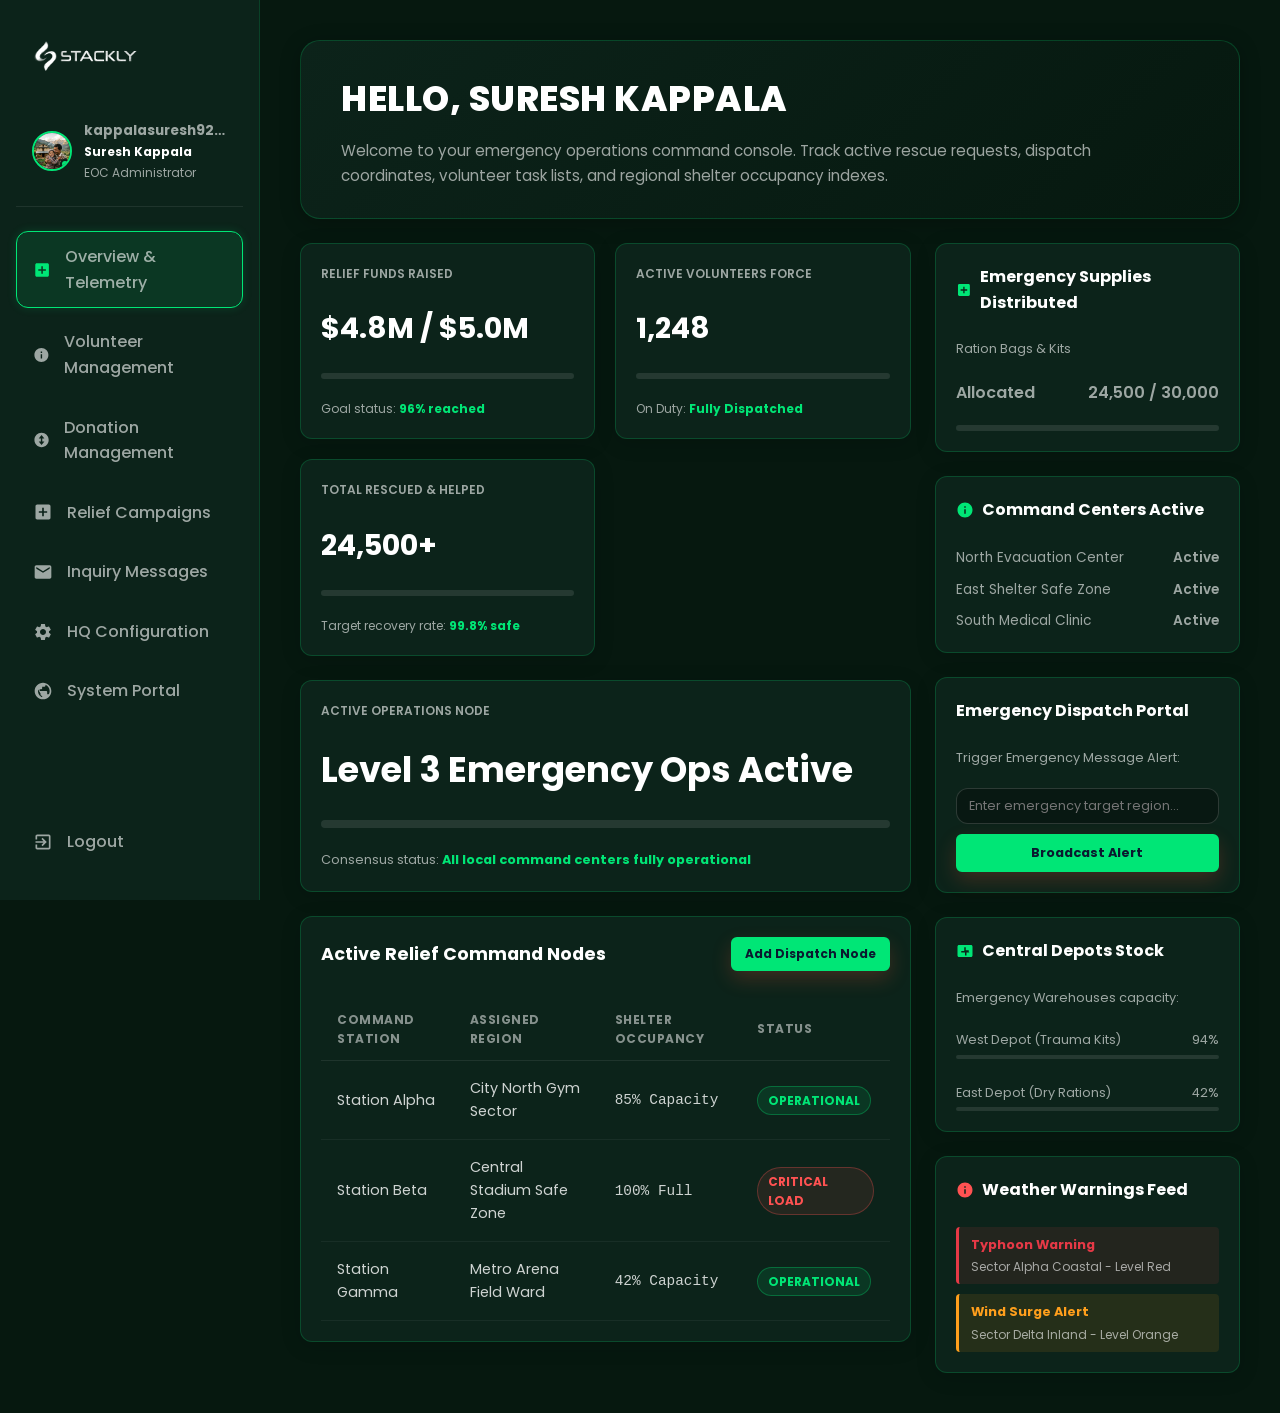
<file: dashboard-admin.html>
<!DOCTYPE html>
<html lang="en">
<head>
    <meta charset="UTF-8">
    <meta name="viewport" content="width=device-width, initial-scale=1.0">
    <meta name="description" content="Stackly Administrative Command Center dashboard.">
    <title>Admin Dashboard | Stackly</title>
    <link rel="stylesheet" href="css/style.css?v=6.6">
</head>
<body>

    <div class="dashboard-wrapper dashboard-dark-layout">
        <!-- Sidebar Navigation -->
        <aside class="sidebar">
            <div>
                <div class="sidebar-brand" style="margin-bottom: 24px; padding: 10px 16px; display: flex; justify-content: space-between; align-items: center;">
                    <a href="dashboard-admin.html" class="logo" aria-label="Admin Dashboard" style="display: flex; align-items: center; text-decoration: none; gap: 8px;">
                        <img src="images/logo.webp" alt="Stackly Logo" style="height: 42px; width: auto; filter: invert(1);">
                    </a>
                    <button class="sidebar-close-btn" aria-label="Close Sidebar" style="background: none; border: none; color: rgba(255,255,255,0.7); cursor: pointer; display: none; align-items: center; justify-content: center; padding: 4px;">
                        <svg viewBox="0 0 24 24" style="width: 24px; height: 24px; fill: currentColor;"><path d="M19 6.41L17.59 5 12 10.59 6.41 5 5 6.41 10.59 12 5 17.59 6.41 19 12 13.41 17.59 19 19 17.59 13.41 12z"/></svg>
                    </button>
                </div>
                
                <div class="sidebar-profile" style="display: flex; align-items: center; gap: 12px; padding: 10px 16px; margin-bottom: 24px; border-bottom: 1px solid rgba(255,255,255,0.08); padding-bottom: 24px;">
                    <div style="position: relative; width: 40px; height: 40px; border-radius: 50%; overflow: hidden; border: 2px solid #00E676; flex-shrink: 0; display: flex; align-items: center; justify-content: center; background-color: var(--color-primary-light);">
                        <img src="images/story_hope.webp" alt="Avatar" style="width: 100%; height: 100%; object-fit: cover;">
                        <div style="position: absolute; bottom: 0; right: 0; width: 10px; height: 10px; border-radius: 50%; background-color: #00E676; border: 2px solid #0c231a;"></div>
                    </div>
                    <div style="display: flex; flex-direction: column; overflow: hidden;">
                        <span style="font-size: 0.85rem; font-weight: 700; color: white; white-space: nowrap; overflow: hidden; text-overflow: ellipsis;">kappalasuresh92@gmail.com</span>
                        <span style="font-size: 0.75rem; color: rgba(255,255,255,0.5);">EOC Administrator</span>
                    </div>
                </div>

                <ul class="sidebar-menu" style="margin-top: 0;">
                    <li>
                        <a href="#" class="sidebar-item active" data-tab="overview">
                            <svg viewBox="0 0 24 24" aria-hidden="true"><path d="M19 3H5c-1.1 0-2 .9-2 2v14c0 1.1.9 2 2 2h14c1.1 0 2-.9 2-2V5c0-1.1-.9-2-2-2zm-2 10h-4v4h-2v-4H7v-2h4V7h2v4h4v2z"/></svg>
                            <span>Overview &amp; Telemetry</span>
                        </a>
                    </li>
                    <li>
                        <a href="#" class="sidebar-item" data-tab="volunteers">
                            <svg viewBox="0 0 24 24" aria-hidden="true"><path d="M12 2C6.48 2 2 6.48 2 12s4.48 10 10 10 10-4.48 10-10S17.52 2 12 2zm1 15h-2v-6h2v6zm0-8h-2V7h2v2z"/></svg>
                            <span>Volunteer Management</span>
                        </a>
                    </li>
                    <li>
                        <a href="#" class="sidebar-item" data-tab="donations">
                            <svg viewBox="0 0 24 24" aria-hidden="true"><path d="M12 2c5.52 0 10 4.48 10 10s-4.48 10-10 10S2 17.52 2 12 6.48 2 12 2zm1 8h3L12 5 8 10h3v4H8l4 5 4-5h-3v-4z"/></svg>
                            <span>Donation Management</span>
                        </a>
                    </li>
                    <li>
                        <a href="#" class="sidebar-item" data-tab="programs">
                            <svg viewBox="0 0 24 24" aria-hidden="true"><path d="M19 3H5c-1.1 0-2 .9-2 2v14c0 1.1.9 2 2 2h14c1.1 0 2-.9 2-2V5c0-1.1-.9-2-2-2zm-2 10h-4v4h-2v-4H7v-2h4V7h2v4h4v2z"/></svg>
                            <span>Relief Campaigns</span>
                        </a>
                    </li>
                    <li>
                        <a href="#" class="sidebar-item" data-tab="messages">
                            <svg viewBox="0 0 24 24" aria-hidden="true"><path d="M20 4H4c-1.1 0-1.99.9-1.99 2L2 18c0 1.1.9 2 2 2h16c1.1 0 2-.9 2-2V6c0-1.1-.9-2-2-2zm0 4l-8 5-8-5V6l8 5 8-5v2z"/></svg>
                            <span>Inquiry Messages</span>
                        </a>
                    </li>
                    <li>
                        <a href="#" class="sidebar-item" data-tab="settings">
                            <svg viewBox="0 0 24 24" aria-hidden="true"><path d="M19.14 12.94c.04-.3.06-.61.06-.94 0-.32-.02-.64-.07-.94l2.03-1.58c.18-.14.23-.41.12-.61l-1.92-3.32c-.12-.22-.37-.29-.59-.22l-2.39.96c-.5-.38-1.03-.7-1.62-.94l-.36-2.54c-.04-.24-.24-.41-.48-.41h-3.84c-.24 0-.43.17-.47.41l-.36 2.54c-.59.24-1.13.57-1.62.94l-2.39-.96c-.22-.08-.47 0-.59.22L2.74 8.87c-.12.21-.08.47.12.61l2.03 1.58c-.05.3-.09.63-.09.94s.02.64.07.94l-2.03 1.58c-.18.14-.23.41-.12.61l1.92 3.32c.12.22.37.29.59.22l2.39-.96c.5.38 1.03.7 1.62.94l.36 2.54c.05.24.24.41.48.41h3.84c.24 0 .44-.17.47-.41l.36-2.54c.59-.24 1.13-.56 1.62-.94l2.39.96c.22.08.47 0 .59-.22l1.92-3.32c.12-.22.07-.47-.12-.61l-2.01-1.58zM12 15.6c-1.98 0-3.6-1.62-3.6-3.6s1.62-3.6 3.6-3.6 3.6 1.62 3.6 3.6-1.62 3.6-3.6 3.6z"/></svg>
                            <span>HQ Configuration</span>
                        </a>
                    </li>
                    <li>
                        <a href="#" class="sidebar-item" data-tab="portal">
                            <svg viewBox="0 0 24 24" aria-hidden="true"><path d="M12 2C6.48 2 2 6.48 2 12s4.48 10 10 10 10-4.48 10-10S17.52 2 12 2zm1 17.93c-3.95-.49-7-3.85-7-7.93 0-.62.08-1.21.21-1.79L9 15v1c0 1.1.9 2 2 2v1.93zm6.9-2.54c-.26-.81-1-1.39-1.9-1.39h-1v-3c0-.55-.45-1-1-1H8v-2h2c.55 0 1-.45 1-1V7h2c1.1 0 2-.9 2-2v-.41c2.93 1.19 5 4.06 5 7.41 0 2.08-.8 3.97-2.1 5.39z"/></svg>
                            <span>System Portal</span>
                        </a>
                    </li>
                </ul>
            </div>
            
            <a href="login.html" id="btn-logout" class="sidebar-item" style="color: var(--color-danger); margin-top: auto;">
                <svg viewBox="0 0 24 24" aria-hidden="true"><path d="M10.09 15.59L11.5 17l5-5-5-5-1.41 1.41L12.67 11H3v2h9.67l-2.58 2.59zM19 3H5c-1.11 0-2 .9-2 2v4h2V5h14v14H5v-4H3v4c0 1.1.89 2 2 2h14c1.1 0 2-.9 2-2V5c0-1.1-.9-2-2-2z"/></svg>
                <span>Logout</span>
            </a>
        </aside>

        <!-- Main Content Area -->
        <main class="dashboard-main">
            <!-- Mobile Dashboard Header -->
            <div class="mobile-dashboard-header">
                <button class="mobile-sidebar-toggle" aria-label="Open Sidebar Menu">
                    <svg viewBox="0 0 24 24" style="width: 20px; height: 20px; fill: currentColor;"><path d="M3 18h18v-2H3v2zm0-5h18v-2H3v2zm0-7v2h18V6H3z"/></svg>
                </button>
                <span class="mobile-brand-title">Admin Console</span>
            </div>
            
            <!-- PANEL: OVERVIEW -->
            <div id="panel-overview" class="dashboard-panel">
                <!-- Welcome Banner Block -->
                <div class="welcome-banner-card" style="margin-bottom: 24px; padding: 30px 40px; border-radius: var(--radius-lg); border: 1px solid rgba(0, 230, 118, 0.2); background: linear-gradient(135deg, #0c231a, #06180f); box-shadow: 0 4px 20px rgba(0, 0, 0, 0.25);">
                    <h1 class="welcome-banner-title" style="font-size: 2.2rem; font-weight: 800; color: white; text-transform: uppercase; margin-bottom: 12px; letter-spacing: 0.5px;">HELLO, SURESH KAPPALA</h1>
                    <p class="welcome-banner-desc" style="font-size: 0.95rem; color: var(--color-text-muted); line-height: 1.6; margin: 0; max-width: 800px;">Welcome to your emergency operations command console. Track active rescue requests, dispatch coordinates, volunteer task lists, and regional shelter occupancy indexes.</p>
                </div>
                
                <!-- Main Console Layout Grid -->
                <div class="console-row">
                    
                    <!-- Left Column (Main Console Modules) -->
                    <div class="console-main-col">
                        
                        <!-- Top 3 Metric Cards Grid -->
                        <div class="console-metrics-grid">
                            <!-- Card 1 -->
                            <div class="dashboard-card" style="padding: 20px;">
                                <span style="font-size: 0.75rem; font-weight: 600; text-transform: uppercase; color: var(--color-text-muted);">Relief Funds Raised</span>
                                <h3 style="font-size: 1.8rem; margin: 10px 0; color: white;">$4.8M / $5.0M</h3>
                                <div class="progress-bar" style="height: 6px; margin-bottom: 8px;">
                                    <div class="progress-fill" style="width: 96%;"></div>
                                </div>
                                <span style="font-size: 0.75rem; color: var(--color-text-muted);">Goal status: <strong style="color: #00E676;">96% reached</strong></span>
                            </div>
                            
                            <!-- Card 2 -->
                            <div class="dashboard-card" style="padding: 20px;">
                                <span style="font-size: 0.75rem; font-weight: 600; text-transform: uppercase; color: var(--color-text-muted);">Active Volunteers Force</span>
                                <h3 style="font-size: 1.8rem; margin: 10px 0; color: white;" id="count-active-volunteers">1,248</h3>
                                <div class="progress-bar" style="height: 6px; margin-bottom: 8px;">
                                    <div class="progress-fill" style="width: 100%;"></div>
                                </div>
                                <span style="font-size: 0.75rem; color: var(--color-text-muted);">On Duty: <strong style="color: #00E676;">Fully Dispatched</strong></span>
                            </div>
                            
                            <!-- Card 3 -->
                            <div class="dashboard-card" style="padding: 20px;">
                                <span style="font-size: 0.75rem; font-weight: 600; text-transform: uppercase; color: var(--color-text-muted);">Total Rescued &amp; Helped</span>
                                <h3 style="font-size: 1.8rem; margin: 10px 0; color: white;">24,500+</h3>
                                <div class="progress-bar" style="height: 6px; margin-bottom: 8px;">
                                    <div class="progress-fill" style="width: 100%;"></div>
                                </div>
                                <span style="font-size: 0.75rem; color: var(--color-text-muted);">Target recovery rate: <strong style="color: #00E676;">99.8% safe</strong></span>
                            </div>
                        </div>

                        <!-- Middle Card: Active Operations -->
                        <div class="dashboard-card" style="padding: 20px; display: flex; flex-direction: column; justify-content: center; min-height: 140px;">
                            <span style="font-size: 0.75rem; font-weight: 600; text-transform: uppercase; color: var(--color-text-muted);">Active Operations Node</span>
                            <h3 style="font-size: 2.2rem; margin: 10px 0; color: white;">Level 3 Emergency Ops Active</h3>
                            <div class="progress-bar" style="height: 8px; margin-bottom: 10px; width: 100%;">
                                <div class="progress-fill" style="width: 100%;"></div>
                            </div>
                            <span style="font-size: 0.8rem; color: var(--color-text-muted);">Consensus status: <strong style="color: #00E676;">All local command centers fully operational</strong></span>
                        </div>

                        <!-- Bottom Area: Active Relief Command Nodes table -->
                        <div class="dashboard-card" style="padding: 20px;">
                            <div style="display: flex; justify-content: space-between; align-items: center; margin-bottom: 15px;">
                                <h3 style="font-size: 1.1rem; color: white;">Active Relief Command Nodes</h3>
                                <button class="btn btn-primary btn-sm" style="font-size: 0.75rem; padding: 6px 12px;">Add Dispatch Node</button>
                            </div>
                            <div class="table-wrapper" style="overflow-x: auto;">
                                <table>
                                    <thead>
                                        <tr>
                                            <th>Command Station</th>
                                            <th>Assigned Region</th>
                                            <th>Shelter Occupancy</th>
                                            <th>Status</th>
                                        </tr>
                                    </thead>
                                    <tbody>
                                        <tr>
                                            <td>Station Alpha</td>
                                            <td>City North Gym Sector</td>
                                            <td><code>85% Capacity</code></td>
                                            <td><span class="status-badge active" style="background-color: rgba(0, 230, 118, 0.1) !important; border-color: rgba(0, 230, 118, 0.3) !important; color: #00E676 !important;">OPERATIONAL</span></td>
                                        </tr>
                                        <tr>
                                            <td>Station Beta</td>
                                            <td>Central Stadium Safe Zone</td>
                                            <td><code>100% Full</code></td>
                                            <td><span class="status-badge active" style="background-color: rgba(255, 82, 82, 0.1) !important; border-color: rgba(255, 82, 82, 0.3) !important; color: #FF5252 !important;">CRITICAL LOAD</span></td>
                                        </tr>
                                        <tr>
                                            <td>Station Gamma</td>
                                            <td>Metro Arena Field Ward</td>
                                            <td><code>42% Capacity</code></td>
                                            <td><span class="status-badge active" style="background-color: rgba(0, 230, 118, 0.1) !important; border-color: rgba(0, 230, 118, 0.3) !important; color: #00E676 !important;">OPERATIONAL</span></td>
                                        </tr>
                                    </tbody>
                                </table>
                            </div>
                        </div>

                    </div>

                    <!-- Right Column (Sidebar Modules) -->
                    <div class="console-side-col">
                        
                        <!-- Side Module 1: Telemetry Quota -->
                        <div class="dashboard-card" style="padding: 20px;">
                            <h3 style="font-size: 1rem; color: white; display: flex; align-items: center; gap: 8px; margin-bottom: 12px;">
                                <svg viewBox="0 0 24 24" style="width: 18px; height: 18px; fill: #00E676;"><path d="M19 3H5c-1.1 0-2 .9-2 2v14c0 1.1.9 2 2 2h14c1.1 0 2-.9 2-2V5c0-1.1-.9-2-2-2zm-2 10h-4v4h-2v-4H7v-2h4V7h2v4h4v2z"/></svg>
                                Emergency Supplies Distributed
                            </h3>
                            <span style="font-size: 0.8rem; color: var(--color-text-muted);">Ration Bags &amp; Kits</span>
                            <div style="display: flex; justify-content: space-between; margin: 8px 0; font-weight: 600;">
                                  <span>Allocated</span>
                                  <span style="color: #00E676;">24,500 / 30,000</span>
                            </div>
                            <div class="progress-bar" style="height: 6px;">
                                  <div class="progress-fill" style="width: 81.6%;"></div>
                            </div>
                        </div>

                        <!-- Side Module Region Latency -->
                        <div class="dashboard-card" style="padding: 20px;">
                            <h3 style="font-size: 1rem; color: white; display: flex; align-items: center; gap: 8px; margin-bottom: 12px;">
                                <svg viewBox="0 0 24 24" style="width: 18px; height: 18px; fill: #00E676;"><path d="M12 2C6.48 2 2 6.48 2 12s4.48 10 10 10 10-4.48 10-10S17.52 2 12 2zm1 15h-2v-6h2v6zm0-8h-2V7h2v2z"/></svg>
                                Command Centers Active
                            </h3>
                            <div style="display: flex; flex-direction: column; gap: 10px;">
                                <div style="display: flex; justify-content: space-between; font-size: 0.85rem;">
                                    <span>North Evacuation Center</span>
                                    <span style="color: #00E676; font-weight: 600;">Active</span>
                                </div>
                                <div style="display: flex; justify-content: space-between; font-size: 0.85rem;">
                                    <span>East Shelter Safe Zone</span>
                                    <span style="color: #00E676; font-weight: 600;">Active</span>
                                </div>
                                <div style="display: flex; justify-content: space-between; font-size: 0.85rem;">
                                    <span>South Medical Clinic</span>
                                    <span style="color: #00E676; font-weight: 600;">Active</span>
                                </div>
                            </div>
                        </div>

                        <!-- Side Module 3: Emergency Dispatch Form -->
                        <div class="dashboard-card" style="padding: 20px;">
                            <h3 style="font-size: 1rem; color: white; margin-bottom: 12px;">Emergency Dispatch Portal</h3>
                            <span style="font-size: 0.8rem; color: var(--color-text-muted); display: block; margin-bottom: 8px;">Trigger Emergency Message Alert:</span>
                            <div style="display: flex; flex-direction: column; gap: 10px;">
                                <input type="text" class="form-control" placeholder="Enter emergency target region..." style="font-size: 0.8rem; padding: 8px 12px;">
                                <button class="btn btn-primary btn-sm" style="width: 100%; font-size: 0.8rem; padding: 8px 12px;" onclick="showToast('Emergency Alert Broadcasted!');">Broadcast Alert</button>
                            </div>
                        </div>

                        <!-- Side Module 4: Central Depots Stock -->
                        <div class="dashboard-card" style="padding: 20px;">
                            <h3 style="font-size: 1rem; color: white; display: flex; align-items: center; gap: 8px; margin-bottom: 12px;">
                                <svg viewBox="0 0 24 24" style="width: 18px; height: 18px; fill: #00E676;"><path d="M20 4H4c-1.1 0-1.99.9-1.99 2L2 18c0 1.1.9 2 2 2h16c1.1 0 2-.9 2-2V6c0-1.1-.9-2-2-2zm-2 10h-4v4h-2v-4H7v-2h4V7h2v4h4v2z"/></svg>
                                Central Depots Stock
                            </h3>
                            <span style="font-size: 0.8rem; color: var(--color-text-muted); display: block; margin-bottom: 10px;">Emergency Warehouses capacity:</span>
                            <div style="margin-bottom: 12px;">
                                <div style="display: flex; justify-content: space-between; font-size: 0.8rem; margin-bottom: 4px;">
                                    <span>West Depot (Trauma Kits)</span>
                                    <span style="color: #00E676;">94%</span>
                                </div>
                                <div class="progress-bar" style="height: 4px;">
                                    <div class="progress-fill" style="width: 94%;"></div>
                                </div>
                            </div>
                            <div>
                                <div style="display: flex; justify-content: space-between; font-size: 0.8rem; margin-bottom: 4px;">
                                    <span>East Depot (Dry Rations)</span>
                                    <span style="color: #FF9F1C;">42%</span>
                                </div>
                                <div class="progress-bar" style="height: 4px;">
                                    <div class="progress-fill" style="width: 42%; background-color: #FF9F1C;"></div>
                                </div>
                            </div>
                        </div>

                        <!-- Side Module 5: Meteorological Alert Feed -->
                        <div class="dashboard-card" style="padding: 20px;">
                            <h3 style="font-size: 1rem; color: white; display: flex; align-items: center; gap: 8px; margin-bottom: 12px;">
                                <svg viewBox="0 0 24 24" style="width: 18px; height: 18px; fill: #FF5252;"><path d="M12 2C6.48 2 2 6.48 2 12s4.48 10 10 10 10-4.48 10-10S17.52 2 12 2zm1 15h-2v-6h2v6zm0-8h-2V7h2v2z"/></svg>
                                Weather Warnings Feed
                            </h3>
                            <div style="display: flex; flex-direction: column; gap: 10px;">
                                <div style="padding: 8px 12px; background-color: rgba(230,57,70,0.1); border-left: 3px solid var(--color-danger); border-radius: 4px; font-size: 0.8rem;">
                                    <div style="font-weight: 700; color: var(--color-danger);">Typhoon Warning</div>
                                    <div style="color: var(--color-text-muted); font-size: 0.75rem; margin-top: 2px;">Sector Alpha Coastal - Level Red</div>
                                </div>
                                <div style="padding: 8px 12px; background-color: rgba(255,159,28,0.1); border-left: 3px solid #FF9F1C; border-radius: 4px; font-size: 0.8rem;">
                                    <div style="font-weight: 700; color: #FF9F1C;">Wind Surge Alert</div>
                                    <div style="color: var(--color-text-muted); font-size: 0.75rem; margin-top: 2px;">Sector Delta Inland - Level Orange</div>
                                </div>
                            </div>
                        </div>

                    </div>
                </div>
            </div>
            
            <!-- PANEL: VOLUNTEERS -->
            <div id="panel-volunteers" class="dashboard-panel" style="display: none;">
                <div class="dashboard-header">
                    <div class="dashboard-title">
                        <h2>Volunteer Force Management</h2>
                        <p>Review newly registered humanitarian volunteers, coordinate team assignments, and approve duty dispatches.</p>
                    </div>
                </div>
                
                <div class="console-row">
                    <div class="console-main-col">
                        <!-- Volunteer Statistics Grid -->
                        <div class="console-metrics-grid" style="margin-bottom: 24px;">
                            <div class="dashboard-card" style="padding: 16px;">
                                <span style="font-size: 0.7rem; font-weight: 600; text-transform: uppercase; color: var(--color-text-muted);">Total Registered Force</span>
                                <h4 style="font-size: 1.4rem; margin: 4px 0; color: white;">1,542 Personnel</h4>
                            </div>
                            <div class="dashboard-card" style="padding: 16px;">
                                <span style="font-size: 0.7rem; font-weight: 600; text-transform: uppercase; color: var(--color-text-muted);">Medically Certified</span>
                                <h4 style="font-size: 1.4rem; margin: 4px 0; color: white;">342 First-Aiders</h4>
                            </div>
                            <div class="dashboard-card" style="padding: 16px;">
                                <span style="font-size: 0.7rem; font-weight: 600; text-transform: uppercase; color: var(--color-text-muted);">Currently in Field</span>
                                <h4 style="font-size: 1.4rem; margin: 4px 0; color: #00E676;">1,120 On Duty</h4>
                            </div>
                        </div>

                        <div class="dashboard-content-card" style="padding: 20px;">
                            <h3 style="font-size: 1.1rem; color: white; margin-bottom: 15px;">Pending Field Approvals</h3>
                            <div class="table-wrapper">
                                <table class="db-table" aria-label="Volunteer Management Table">
                                    <thead>
                                        <tr>
                                            <th scope="col">Volunteer Name</th>
                                            <th scope="col">Specialty / Role</th>
                                            <th scope="col">Status</th>
                                            <th scope="col">Registered</th>
                                            <th scope="col">Assigned Sector</th>
                                            <th scope="col">Action</th>
                                        </tr>
                                    </thead>
                                    <tbody>
                                        <tr>
                                            <td>John Carter</td>
                                            <td>Medical / First Aid</td>
                                            <td><span class="status-badge pending" style="background-color: rgba(255, 179, 0, 0.1) !important; border-color: rgba(255, 179, 0, 0.3) !important; color: #FFB300 !important;">PENDING</span></td>
                                            <td>2 hours ago</td>
                                            <td>Sector Alpha (Medical Unit)</td>
                                            <td><button class="btn btn-primary btn-sm btn-approve-volunteer">Approve</button></td>
                                        </tr>
                                        <tr>
                                            <td>Sarah Connor</td>
                                            <td>Search &amp; Rescue</td>
                                            <td><span class="status-badge completed">APPROVED</span></td>
                                            <td>Yesterday</td>
                                            <td>Sector Beta (Flood Boats)</td>
                                            <td><button class="btn btn-secondary btn-sm" disabled style="background: transparent; border: none; color: var(--color-text-muted);">Approved</button></td>
                                        </tr>
                                        <tr>
                                            <td>James Cole</td>
                                            <td>Supply Logistics</td>
                                            <td><span class="status-badge completed">APPROVED</span></td>
                                            <td>2 days ago</td>
                                            <td>Sector Gamma (Food Supply)</td>
                                            <td><button class="btn btn-secondary btn-sm" disabled style="background: transparent; border: none; color: var(--color-text-muted);">Approved</button></td>
                                        </tr>
                                    </tbody>
                                </table>
                            </div>
                        </div>
                    </div>

                    <div class="console-side-col">
                        <div class="dashboard-card" style="padding: 20px;">
                            <h3 style="font-size: 1rem; color: white; margin-bottom: 12px;">Active Training Pathways</h3>
                            <ul style="list-style: none; padding: 0; margin: 0; font-size: 0.8rem; display: flex; flex-direction: column; gap: 12px;">
                                <li>
                                    <div style="display: flex; justify-content: space-between; margin-bottom: 4px;">
                                        <span>Orientation Seminar</span>
                                        <span style="color: #00E676;">98% Completed</span>
                                    </div>
                                    <div class="progress-bar" style="height: 4px;"><div class="progress-fill" style="width: 98%;"></div></div>
                                </li>
                                <li>
                                    <div style="display: flex; justify-content: space-between; margin-bottom: 4px;">
                                        <span>First-Aid Certification</span>
                                        <span style="color: #00E676;">84% Completed</span>
                                    </div>
                                    <div class="progress-bar" style="height: 4px;"><div class="progress-fill" style="width: 84%;"></div></div>
                                </li>
                                <li>
                                    <div style="display: flex; justify-content: space-between; margin-bottom: 4px;">
                                        <span>Field Mock Exercises</span>
                                        <span style="color: #FF5252;">72% Completed</span>
                                    </div>
                                    <div class="progress-bar" style="height: 4px;"><div class="progress-fill" style="width: 72%; background-color: #FF5252;"></div></div>
                                </li>
                            </ul>
                        </div>
                        
                        <!-- Volunteer Shift Roster card -->
                        <div class="dashboard-card" style="padding: 20px; margin-top: 20px;">
                            <h3 style="font-size: 1rem; color: white; margin-bottom: 12px;">Active Duty Shifts</h3>
                            <ul style="list-style: none; padding: 0; margin: 0; font-size: 0.8rem; display: flex; flex-direction: column; gap: 10px;">
                                <li style="display: flex; justify-content: space-between; border-bottom: 1px solid rgba(255,255,255,0.05); padding-bottom: 8px;">
                                    <span>Shift A (08:00 - 16:00):</span>
                                    <strong>42 Active</strong>
                                </li>
                                <li style="display: flex; justify-content: space-between; border-bottom: 1px solid rgba(255,255,255,0.05); padding-bottom: 8px;">
                                    <span>Shift B (16:00 - 00:00):</span>
                                    <strong>30 Active</strong>
                                </li>
                                <li style="display: flex; justify-content: space-between;">
                                    <span>Shift C (00:00 - 08:00):</span>
                                    <strong>18 Standby</strong>
                                </li>
                            </ul>
                        </div>
                    </div>
                </div>
            </div>
            
            <!-- PANEL: DONATIONS -->
            <div id="panel-donations" class="dashboard-panel" style="display: none;">
                <div class="dashboard-header">
                    <div class="dashboard-title">
                        <h2>Recent Donor Contributions Tracker</h2>
                        <p>Track incoming financial pledges, check payment verification, and view allocation sectors.</p>
                    </div>
                    <button class="btn btn-primary btn-sm">Log Manual Pledge</button>
                </div>
                
                <div class="console-row">
                    <div class="console-main-col">
                        <!-- Donation Summary Grid -->
                        <div class="console-metrics-grid" style="margin-bottom: 24px;">
                            <div class="dashboard-card" style="padding: 16px;">
                                <span style="font-size: 0.7rem; font-weight: 600; text-transform: uppercase; color: var(--color-text-muted);">Pledged Contributions</span>
                                <h4 style="font-size: 1.4rem; margin: 4px 0; color: white;">$4,821,500.00</h4>
                            </div>
                            <div class="dashboard-card" style="padding: 16px;">
                                <span style="font-size: 0.7rem; font-weight: 600; text-transform: uppercase; color: var(--color-text-muted);">Total Cleared Funds</span>
                                <h4 style="font-size: 1.4rem; margin: 4px 0; color: #00E676;">$4,520,000.00</h4>
                            </div>
                            <div class="dashboard-card" style="padding: 16px;">
                                <span style="font-size: 0.7rem; font-weight: 600; text-transform: uppercase; color: var(--color-text-muted);">Direct Aid Conversion</span>
                                <h4 style="font-size: 1.4rem; margin: 4px 0; color: white;">92.4% Allocated</h4>
                            </div>
                        </div>

                        <div class="dashboard-content-card" style="padding: 20px;">
                            <h3 style="font-size: 1.1rem; color: white; margin-bottom: 15px;">Transaction History Ledger</h3>
                            <div class="table-wrapper">
                                <table class="db-table" aria-label="Recent Donations Table">
                                    <thead>
                                        <tr>
                                            <th scope="col">Donor Name</th>
                                            <th scope="col">Amount</th>
                                            <th scope="col">Relief Campaign Target</th>
                                            <th scope="col">Status</th>
                                            <th scope="col">Date Logged</th>
                                            <th scope="col">Action</th>
                                        </tr>
                                    </thead>
                                    <tbody>
                                        <tr>
                                            <td>Wayne Enterprises</td>
                                            <td><strong>$50,000.00</strong></td>
                                            <td>Coastal Floods Reconstruction</td>
                                            <td><span class="status-badge completed">CLEARED</span></td>
                                            <td>Jul 10, 2026</td>
                                            <td><button class="btn btn-secondary btn-sm" style="border-color: rgba(255,255,255,0.15); color: white;">Details</button></td>
                                        </tr>
                                        <tr>
                                            <td>Stark Industries</td>
                                            <td><strong>$25,000.00</strong></td>
                                            <td>Cyclone Temporary Shelters</td>
                                            <td><span class="status-badge completed">CLEARED</span></td>
                                            <td>May 24, 2026</td>
                                            <td><button class="btn btn-secondary btn-sm" style="border-color: rgba(255,255,255,0.15); color: white;">Details</button></td>
                                        </tr>
                                        <tr>
                                            <td>LexCorp Relief</td>
                                            <td><strong>$10,000.00</strong></td>
                                            <td>Medical Team Support</td>
                                            <td><span class="status-badge pending" style="background-color: rgba(255,179,0,0.1) !important; border-color: rgba(255,179,0,0.3) !important; color: #FFB300 !important;">PROCESSING</span></td>
                                            <td>Jan 15, 2026</td>
                                            <td><button class="btn btn-secondary btn-sm" style="border-color: rgba(255,255,255,0.15); color: white;">Details</button></td>
                                        </tr>
                                    </tbody>
                                </table>
                            </div>
                        </div>
                    </div>

                    <div class="console-side-col">
                        <div class="dashboard-card" style="padding: 20px;">
                            <h3 style="font-size: 1rem; color: white; margin-bottom: 12px;">Top Corporate Sponsors</h3>
                            <ul style="list-style: none; padding: 0; margin: 0; font-size: 0.8rem; display: flex; flex-direction: column; gap: 10px;">
                                <li style="display: flex; justify-content: space-between; border-bottom: 1px solid rgba(255,255,255,0.05); padding-bottom: 8px;">
                                    <span>Global Health Reserves</span>
                                    <strong>$120k</strong>
                                </li>
                                <li style="display: flex; justify-content: space-between; border-bottom: 1px solid rgba(255,255,255,0.05); padding-bottom: 8px;">
                                    <span>Food Logistics Alliance</span>
                                    <strong>$95k</strong>
                                </li>
                                <li style="display: flex; justify-content: space-between;">
                                    <span>Safety Engineering Group</span>
                                    <strong>$60k</strong>
                                </li>
                            </ul>
                        </div>
                        
                        <!-- Funding Allocation Targets card -->
                        <div class="dashboard-card" style="padding: 20px; margin-top: 20px;">
                            <h3 style="font-size: 1rem; color: white; margin-bottom: 12px;">Funding Allocation Targets</h3>
                            <ul style="list-style: none; padding: 0; margin: 0; font-size: 0.8rem; display: flex; flex-direction: column; gap: 10px;">
                                <li style="display: flex; justify-content: space-between; border-bottom: 1px solid rgba(255,255,255,0.05); padding-bottom: 8px;">
                                    <span>Rapid First Response:</span>
                                    <strong style="color: #00E676;">50% Active</strong>
                                </li>
                                <li style="display: flex; justify-content: space-between; border-bottom: 1px solid rgba(255,255,255,0.05); padding-bottom: 8px;">
                                    <span>Reconstruction Grants:</span>
                                    <strong>30% Active</strong>
                                </li>
                                <li style="display: flex; justify-content: space-between;">
                                    <span>Medical Clinic Assets:</span>
                                    <strong>20% Active</strong>
                                </li>
                            </ul>
                        </div>
                    </div>
                </div>
            </div>
            
            <!-- PANEL: PROGRAMS -->
            <div id="panel-programs" class="dashboard-panel" style="display: none;">
                <div class="dashboard-header">
                    <div class="dashboard-title">
                        <h2>Relief Program Status Panel</h2>
                        <p>Adjust program operational target statistics dynamically below.</p>
                    </div>
                </div>
                
                <div class="console-row">
                    <div class="console-main-col">
                        <div class="dashboard-grid" style="margin-bottom: 0;">
                            <!-- Program Item 1 -->
                            <div class="dashboard-content-card program-control-item" style="padding: 24px;">
                                <h4 style="margin-bottom: 6px; font-weight: 700; color: var(--color-primary);">Monsoon Floods Relief</h4>
                                <p style="font-size: 0.8rem; color: var(--color-text-muted); margin-bottom: 20px;">Flood rescue and supply bags dispatch.</p>
                                <div class="form-group" style="margin-bottom: 0;">
                                    <div style="display: flex; justify-content: space-between; font-weight: 600; font-size: 0.85rem; margin-bottom: 8px;">
                                        <span>Adjust Progress</span>
                                        <span class="progress-percentage" style="color: var(--color-secondary);">82%</span>
                                    </div>
                                    <input type="range" min="0" max="100" value="82" class="form-control program-progress-slider" style="padding: 5px 0; background: transparent; cursor: pointer;">
                                </div>
                            </div>
                            <!-- Program Item 2 -->
                            <div class="dashboard-content-card program-control-item" style="padding: 24px;">
                                <h4 style="margin-bottom: 6px; font-weight: 700; color: var(--color-primary);">Cyclone Rehabilitation</h4>
                                <p style="font-size: 0.8rem; color: var(--color-text-muted); margin-bottom: 20px;">Housing rebuild and solar grids.</p>
                                <div class="form-group" style="margin-bottom: 0;">
                                    <div style="display: flex; justify-content: space-between; font-weight: 600; font-size: 0.85rem; margin-bottom: 8px;">
                                        <span>Adjust Progress</span>
                                        <span class="progress-percentage" style="color: var(--color-secondary);">58%</span>
                                    </div>
                                    <input type="range" min="0" max="100" value="58" class="form-control program-progress-slider" style="padding: 5px 0; background: transparent; cursor: pointer;">
                                </div>
                            </div>
                        </div>
                    </div>

                    <div class="console-side-col">
                        <div class="dashboard-card" style="padding: 20px;">
                            <h3 style="font-size: 1rem; color: white; margin-bottom: 12px;">Active Campaigns List</h3>
                            <ul style="list-style: none; padding: 0; margin: 0; font-size: 0.8rem; display: flex; flex-direction: column; gap: 10px;">
                                <li style="display: flex; align-items: center; gap: 8px;">
                                    <div style="width: 8px; height: 8px; border-radius: 50%; background-color: #00E676;"></div>
                                    <span>Food Supplies Drop (Active)</span>
                                </li>
                                <li style="display: flex; align-items: center; gap: 8px;">
                                    <div style="width: 8px; height: 8px; border-radius: 50%; background-color: #00E676;"></div>
                                    <span>Clean Water Station setup</span>
                                </li>
                                <li style="display: flex; align-items: center; gap: 8px;">
                                    <div style="width: 8px; height: 8px; border-radius: 50%; background-color: #FF9F1C;"></div>
                                    <span>Community Rebuild (Pending)</span>
                                </li>
                            </ul>
                        </div>
                        
                        <!-- Logistics Dispatch Centers card -->
                        <div class="dashboard-card" style="padding: 20px; margin-top: 20px;">
                            <h3 style="font-size: 1rem; color: white; margin-bottom: 12px;">Logistics Centers</h3>
                            <ul style="list-style: none; padding: 0; margin: 0; font-size: 0.8rem; display: flex; flex-direction: column; gap: 10px;">
                                <li style="display: flex; justify-content: space-between; border-bottom: 1px solid rgba(255,255,255,0.05); padding-bottom: 8px;">
                                    <span>Center Alpha (Coast):</span>
                                    <strong style="color: #00E676;">Active</strong>
                                </li>
                                <li style="display: flex; justify-content: space-between; border-bottom: 1px solid rgba(255,255,255,0.05); padding-bottom: 8px;">
                                    <span>Center Beta (Inland):</span>
                                    <strong>Standby</strong>
                                </li>
                                <li style="display: flex; justify-content: space-between;">
                                    <span>Center Delta (North):</span>
                                    <strong style="color: #FF5252;">Offline</strong>
                                </li>
                            </ul>
                        </div>
                    </div>
                </div>
            </div>
            
            <!-- PANEL: MESSAGES -->
            <div id="panel-messages" class="dashboard-panel" style="display: none;">
                <div class="dashboard-header">
                    <div class="dashboard-title">
                        <h2>Inquiry Message Center</h2>
                        <p>Reply directly to incoming public contact messages below.</p>
                    </div>
                </div>
                
                <div class="console-row">
                    <div class="console-main-col">
                        <div class="dashboard-content-card" style="padding: 20px;">
                            <div class="table-wrapper">
                                <table class="db-table" id="admin-messages-table" aria-label="HQ Messages Table">
                                    <thead>
                                        <tr>
                                            <th scope="col">Sender</th>
                                            <th scope="col">Email</th>
                                            <th scope="col">Message Content</th>
                                            <th scope="col">Status</th>
                                            <th scope="col">Action</th>
                                        </tr>
                                    </thead>
                                    <tbody>
                                        <tr>
                                            <td>David Vance</td>
                                            <td>david@vance-refrigeration.com</td>
                                            <td>Would like to pledge $2,000 corporate matching funds for fire victims. Who do we coordinate with?</td>
                                            <td><span class="status-badge pending" style="background-color: rgba(255,179,0,0.1) !important; border-color: rgba(255,179,0,0.3) !important; color: #FFB300 !important;">New Inquest</span></td>
                                            <td><button class="btn btn-primary btn-sm btn-reply-message">Reply</button></td>
                                        </tr>
                                        <tr>
                                            <td>Dr. Amanda Ross</td>
                                            <td>amanda@medical-reserves.org</td>
                                            <td>I have a team of 4 physicians ready for deployment to the monsoon sector. Can you provide base coordinates?</td>
                                            <td><span class="status-badge pending" style="background-color: rgba(255,179,0,0.1) !important; border-color: rgba(255,179,0,0.3) !important; color: #FFB300 !important;">New Inquest</span></td>
                                            <td><button class="btn btn-primary btn-sm btn-reply-message">Reply</button></td>
                                        </tr>
                                        <tr>
                                            <td>Clara Oswald</td>
                                            <td>clara@example.com</td>
                                            <td>Just registered as a logistics volunteer, looking forward to safety training modules.</td>
                                            <td><span class="status-badge success">Replied</span></td>
                                            <td><button class="btn btn-secondary btn-sm" disabled style="border: none; background: transparent; color: var(--color-text-muted);">Replied</button></td>
                                        </tr>
                                    </tbody>
                                </table>
                            </div>
                        </div>
                    </div>

                    <div class="console-side-col">
                        <div class="dashboard-card" style="padding: 20px;">
                            <h3 style="font-size: 1rem; color: white; margin-bottom: 12px;">Inbox Statistics</h3>
                            <ul style="list-style: none; padding: 0; margin: 0; font-size: 0.8rem; display: flex; flex-direction: column; gap: 10px;">
                                <li style="display: flex; justify-content: space-between;">
                                    <span>Unread Inquiries:</span>
                                    <strong>2 Messages</strong>
                                </li>
                                <li style="display: flex; justify-content: space-between;">
                                    <span>Average Speed:</span>
                                    <strong style="color: #00E676;">12 mins response</strong>
                                </li>
                                <li style="display: flex; justify-content: space-between;">
                                    <span>Help Rating:</span>
                                    <strong style="color: #00E676;">98.6% rating</strong>
                                </li>
                            </ul>
                        </div>
                        
                        <!-- HQ Liaison Roster card -->
                        <div class="dashboard-card" style="padding: 20px; margin-top: 20px;">
                            <h3 style="font-size: 1rem; color: white; margin-bottom: 12px;">HQ Command Roster</h3>
                            <ul style="list-style: none; padding: 0; margin: 0; font-size: 0.8rem; display: flex; flex-direction: column; gap: 10px;">
                                <li style="display: flex; justify-content: space-between; border-bottom: 1px solid rgba(255,255,255,0.05); padding-bottom: 8px;">
                                    <span>Marcus Aurelius:</span>
                                    <strong>Lead Commander</strong>
                                </li>
                                <li style="display: flex; justify-content: space-between; border-bottom: 1px solid rgba(255,255,255,0.05); padding-bottom: 8px;">
                                    <span>Elena Rostova:</span>
                                    <strong>Communications</strong>
                                </li>
                                <li style="display: flex; justify-content: space-between;">
                                    <span>Julian Vance:</span>
                                    <strong>Logistics Coordinator</strong>
                                </li>
                            </ul>
                        </div>
                    </div>
                </div>
            </div>
            
            <!-- PANEL: SETTINGS -->
            <div id="panel-settings" class="dashboard-panel" style="display: none;">
                <div class="dashboard-header">
                    <div class="dashboard-title">
                        <h2>HQ System Configuration</h2>
                        <p>Adjust system thresholds and operational parameters.</p>
                    </div>
                </div>
                
                <div class="form-card">
                    <form id="admin-settings-form" data-validate>
                        <div class="form-group">
                            <label class="form-label" for="eoc-commander">EOC Commander Name *</label>
                            <input type="text" id="eoc-commander" class="form-control" value="Director Marcus Aurelius" required>
                        </div>
                        <div class="form-row">
                            <div class="form-group">
                                <label class="form-label" for="alert-threshold">Disaster Trigger Alert Threshold (Radius km) *</label>
                                <input type="number" id="alert-threshold" class="form-control" value="50" required>
                            </div>
                            <div class="form-group">
                                <label class="form-label" for="reserve-target">Global Emergency Reserve Goal (USD $) *</label>
                                <input type="number" id="reserve-target" class="form-control" value="500000" required>
                            </div>
                        </div>
                        <button type="submit" class="btn btn-primary" style="margin-top: 15px;">Save Config Settings</button>
                    </form>
                </div>
            </div>
            
            <!-- PANEL: PORTAL -->
            <div id="panel-portal" class="dashboard-panel" style="display: none;">
                <div class="dashboard-header">
                    <div class="dashboard-title">
                        <h2>Infrastructure System Portal</h2>
                        <p>Consolidated infrastructure status, main public website gateway loads, and regional server nodes.</p>
                    </div>
                </div>
                
                <div class="console-row">
                    <div class="console-main-col">
                        <div class="console-metrics-grid">
                            <div class="dashboard-card" style="padding: 20px;">
                                <span style="font-size: 0.75rem; font-weight: 600; text-transform: uppercase; color: var(--color-text-muted);">Main NGO Portal</span>
                                <h3 style="font-size: 1.8rem; margin: 10px 0; color: #00E676;">ONLINE</h3>
                                <span style="font-size: 0.75rem; color: var(--color-text-muted);">Response: <strong style="color: #00E676;">100% active</strong></span>
                            </div>
                            <div class="dashboard-card" style="padding: 20px;">
                                <span style="font-size: 0.75rem; font-weight: 600; text-transform: uppercase; color: var(--color-text-muted);">Gateway Requests</span>
                                <h3 style="font-size: 1.8rem; margin: 10px 0; color: white;">4,210 req/s</h3>
                                <span style="font-size: 0.75rem; color: var(--color-text-muted);">Average latency: <strong style="color: #00E676;">8.5ms</strong></span>
                            </div>
                            <div class="dashboard-card" style="padding: 20px;">
                                <span style="font-size: 0.75rem; font-weight: 600; text-transform: uppercase; color: var(--color-text-muted);">Global CDNs</span>
                                <h3 style="font-size: 1.8rem; margin: 10px 0; color: white;">99.99%</h3>
                                <span style="font-size: 0.75rem; color: var(--color-text-muted);">CDN integrity: <strong style="color: #00E676;">Stable</strong></span>
                            </div>
                        </div>
                        
                        <div class="dashboard-card" style="padding: 20px;">
                            <h3 style="font-size: 1.1rem; color: white; margin-bottom: 15px;">System Gateway Nodes</h3>
                            <div class="table-wrapper">
                                <table>
                                    <thead>
                                        <tr>
                                            <th>Server Node</th>
                                            <th>Zone</th>
                                            <th>Load Level</th>
                                            <th>Status</th>
                                        </tr>
                                    </thead>
                                    <tbody>
                                        <tr>
                                            <td>primary-gateway-01</td>
                                            <td>us-east-1a</td>
                                            <td><strong>24%</strong></td>
                                            <td><span class="status-badge completed">Success</span></td>
                                        </tr>
                                        <tr>
                                            <td>backup-gateway-02</td>
                                            <td>us-west-2b</td>
                                            <td><strong>12%</strong></td>
                                            <td><span class="status-badge completed">Success</span></td>
                                        </tr>
                                        <tr>
                                            <td>edge-node-eu-01</td>
                                            <td>eu-west-1c</td>
                                            <td><strong>48%</strong></td>
                                            <td><span class="status-badge completed">Success</span></td>
                                        </tr>
                                    </tbody>
                                </table>
                            </div>
                        </div>
                    </div>
                    
                    <div class="console-side-col">
                        <div class="dashboard-card" style="padding: 20px;">
                            <h3 style="font-size: 1rem; color: white; margin-bottom: 12px;">Quick Portal Actions</h3>
                            <div style="display: flex; flex-direction: column; gap: 10px;">
                                <a href="index.html" class="btn btn-primary btn-sm" style="text-decoration: none; text-align: center;">View Home Landing Page</a>
                                <a href="about.html" class="btn btn-secondary btn-sm" style="text-decoration: none; text-align: center; color: white; border-color: rgba(255,255,255,0.15);">View About Portal</a>
                                <a href="contact.html" class="btn btn-secondary btn-sm" style="text-decoration: none; text-align: center; color: white; border-color: rgba(255,255,255,0.15);">View Help Desk</a>
                            </div>
                        </div>
                    </div>
                </div>
            </div>
            
        </main>
    </div>

    <script src="js/validation.js?v=1.4"></script>
    <script src="js/dashboard.js?v=1.6"></script>
    <script src="js/main.js?v=2.7"></script>
</body>
</html>
</file>
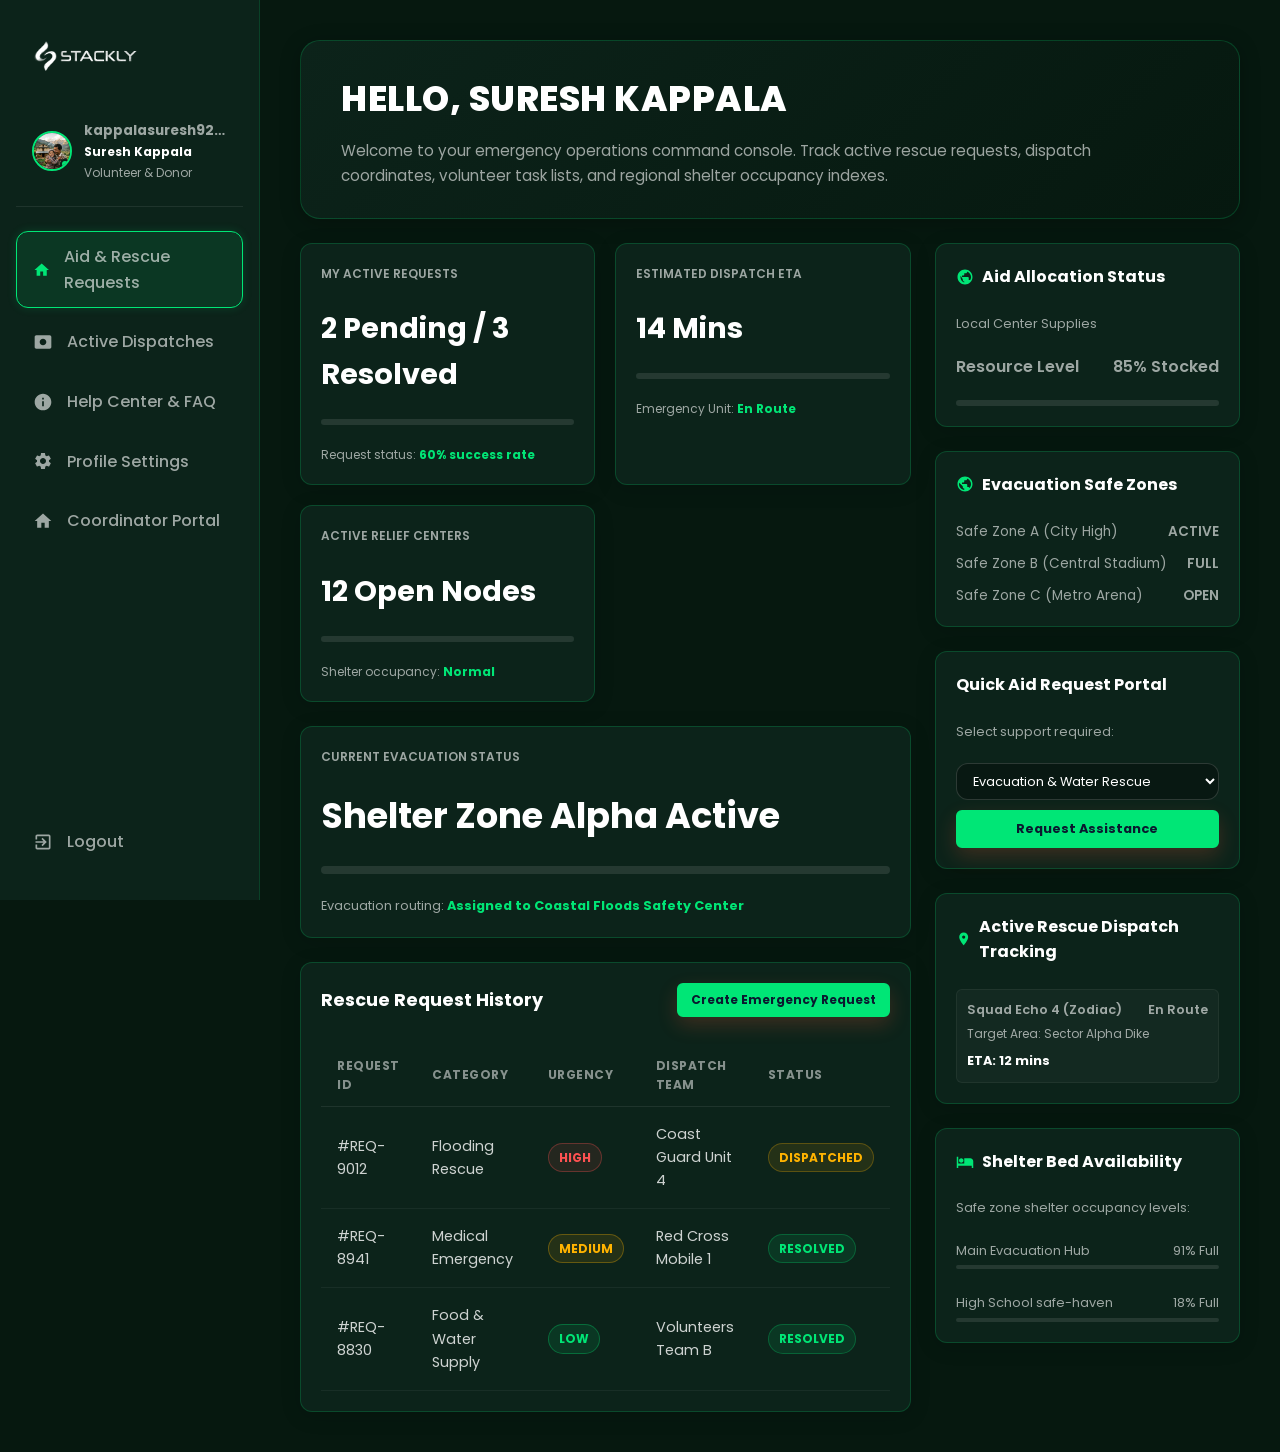
<file: dashboard-user.html>
<!DOCTYPE html>
<html lang="en">
<head>
    <meta charset="UTF-8">
    <meta name="viewport" content="width=device-width, initial-scale=1.0">
    <meta name="description" content="Manage your Stackly donor contributions, volunteer logs, and settings.">
    <title>Member Dashboard | Stackly</title>
    <link rel="stylesheet" href="css/style.css?v=6.6">
</head>
<body>

    <div class="dashboard-wrapper dashboard-dark-layout">
        <!-- Sidebar Navigation -->
        <aside class="sidebar">
            <div>
                <div class="sidebar-brand" style="margin-bottom: 24px; padding: 10px 16px; display: flex; justify-content: space-between; align-items: center;">
                    <a href="dashboard-user.html" class="logo" aria-label="User Dashboard" style="display: flex; align-items: center; text-decoration: none; gap: 8px;">
                        <img src="images/logo.webp" alt="Stackly Logo" style="height: 42px; width: auto; filter: invert(1);">
                    </a>
                    <button class="sidebar-close-btn" aria-label="Close Sidebar" style="background: none; border: none; color: rgba(255,255,255,0.7); cursor: pointer; display: none; align-items: center; justify-content: center; padding: 4px;">
                        <svg viewBox="0 0 24 24" style="width: 24px; height: 24px; fill: currentColor;"><path d="M19 6.41L17.59 5 12 10.59 6.41 5 5 6.41 10.59 12 5 17.59 6.41 19 12 13.41 17.59 19 19 17.59 13.41 12z"/></svg>
                    </button>
                </div>
                
                <div class="sidebar-profile" style="display: flex; align-items: center; gap: 12px; padding: 10px 16px; margin-bottom: 24px; border-bottom: 1px solid rgba(255,255,255,0.08); padding-bottom: 24px;">
                    <div style="position: relative; width: 40px; height: 40px; border-radius: 50%; overflow: hidden; border: 2px solid #00E676; flex-shrink: 0; display: flex; align-items: center; justify-content: center; background-color: var(--color-primary-light);">
                        <img src="images/story_hope.webp" alt="Avatar" style="width: 100%; height: 100%; object-fit: cover;">
                        <div style="position: absolute; bottom: 0; right: 0; width: 10px; height: 10px; border-radius: 50%; background-color: #00E676; border: 2px solid #0c231a;"></div>
                    </div>
                    <div style="display: flex; flex-direction: column; overflow: hidden;">
                        <span style="font-size: 0.85rem; font-weight: 700; color: white; white-space: nowrap; overflow: hidden; text-overflow: ellipsis;">kappalasuresh92@gmail.com</span>
                        <span style="font-size: 0.75rem; color: rgba(255,255,255,0.5);">Volunteer &amp; Donor</span>
                    </div>
                </div>

                <ul class="sidebar-menu" style="margin-top: 0;">
                    <li>
                        <a href="#" class="sidebar-item active" data-tab="overview">
                            <svg viewBox="0 0 24 24" aria-hidden="true"><path d="M10 20v-6h4v6h5v-8h3L12 3 2 12h3v8z"/></svg>
                            <span>Aid &amp; Rescue Requests</span>
                        </a>
                    </li>
                    <li>
                        <a href="#" class="sidebar-item" data-tab="volunteering">
                            <svg viewBox="0 0 24 24" aria-hidden="true"><path d="M20 4H4c-1.1 0-1.99.9-1.99 2L2 18c0 1.1.9 2 2 2h16c1.1 0 2-.9 2-2V6c0-1.1-.9-2-2-2zm-8 12c-2.21 0-4-1.79-4-4s1.79-4 4-4 4 1.79 4 4-1.79 4-4 4z"/></svg>
                            <span>Active Dispatches</span>
                        </a>
                    </li>
                    <li>
                        <a href="#" class="sidebar-item" data-tab="donations">
                            <svg viewBox="0 0 24 24" aria-hidden="true"><path d="M12 2C6.48 2 2 6.48 2 12s4.48 10 10 10 10-4.48 10-10S17.52 2 12 2zm1 15h-2v-6h2v6zm0-8h-2V7h2v2z"/></svg>
                            <span>Help Center &amp; FAQ</span>
                        </a>
                    </li>
                    <li>
                        <a href="#" class="sidebar-item" data-tab="settings">
                            <svg viewBox="0 0 24 24" aria-hidden="true"><path d="M19.14 12.94c.04-.3.06-.61.06-.94 0-.32-.02-.64-.07-.94l2.03-1.58c.18-.14.23-.41.12-.61l-1.92-3.32c-.12-.22-.37-.29-.59-.22l-2.39.96c-.5-.38-1.03-.7-1.62-.94l-.36-2.54c-.04-.24-.24-.41-.48-.41h-3.84c-.24 0-.43.17-.47.41l-.36 2.54c-.59.24-1.13.57-1.62.94l-2.39-.96c-.22-.08-.47 0-.59.22L2.74 8.87c-.12.21-.08.47.12.61l2.03 1.58c-.05.3-.09.63-.09.94s.02.64.07.94l-2.03 1.58c-.18.14-.23.41-.12.61l1.92 3.32c.12.22.37.29.59.22l2.39-.96c.5.38 1.03.7 1.62.94l.36 2.54c.05.24.24.41.48.41h3.84c.24 0 .44-.17.47-.41l.36-2.54c.59-.24 1.13-.56 1.62-.94l2.39.96c.22.08.47 0 .59-.22l1.92-3.32c.12-.22.07-.47-.12-.61l-2.01-1.58zM12 15.6c-1.98 0-3.6-1.62-3.6-3.6s1.62-3.6 3.6-3.6 3.6 1.62 3.6 3.6-1.62 3.6-3.6 3.6z"/></svg>
                            <span>Profile Settings</span>
                        </a>
                    </li>
                    <li>
                        <a href="#" class="sidebar-item" data-tab="portal">
                            <svg viewBox="0 0 24 24" aria-hidden="true"><path d="M10 20v-6h4v6h5v-8h3L12 3 2 12h3v8z"/></svg>
                            <span>Coordinator Portal</span>
                        </a>
                    </li>
                </ul>
            </div>
            
            <a href="login.html" id="btn-logout" class="sidebar-item" style="color: var(--color-danger); margin-top: auto;">
                <svg viewBox="0 0 24 24" aria-hidden="true"><path d="M10.09 15.59L11.5 17l5-5-5-5-1.41 1.41L12.67 11H3v2h9.67l-2.58 2.59zM19 3H5c-1.11 0-2 .9-2 2v4h2V5h14v14H5v-4H3v4c0 1.1.89 2 2 2h14c1.1 0 2-.9 2-2V5c0-1.1-.9-2-2-2z"/></svg>
                <span>Logout</span>
            </a>
        </aside>

        <!-- Main Dashboard Content -->
        <main class="dashboard-main">
            <!-- Mobile Dashboard Header -->
            <div class="mobile-dashboard-header">
                <button class="mobile-sidebar-toggle" aria-label="Open Sidebar Menu">
                    <svg viewBox="0 0 24 24" style="width: 20px; height: 20px; fill: currentColor;"><path d="M3 18h18v-2H3v2zm0-5h18v-2H3v2zm0-7v2h18V6H3z"/></svg>
                </button>
                <span class="mobile-brand-title">Aid Console</span>
            </div>
            
            <!-- PANEL: OVERVIEW -->
            <div id="panel-overview" class="dashboard-panel">
                <!-- Welcome Banner Block -->
                <div class="welcome-banner-card" style="margin-bottom: 24px; padding: 30px 40px; border-radius: var(--radius-lg); border: 1px solid rgba(0, 230, 118, 0.2); background: linear-gradient(135deg, #0c231a, #06180f); box-shadow: 0 4px 20px rgba(0, 0, 0, 0.25);">
                    <h1 class="welcome-banner-title" style="font-size: 2.2rem; font-weight: 800; color: white; text-transform: uppercase; margin-bottom: 12px; letter-spacing: 0.5px;">HELLO, SURESH KAPPALA</h1>
                    <p class="welcome-banner-desc" style="font-size: 0.95rem; color: var(--color-text-muted); line-height: 1.6; margin: 0; max-width: 800px;">Welcome to your emergency operations command console. Track active rescue requests, dispatch coordinates, volunteer task lists, and regional shelter occupancy indexes.</p>
                </div>
                
                <!-- Main Member Console Layout Grid -->
                <div class="console-row">
                    
                    <!-- Left Column (Main Volunteer Modules) -->
                    <div class="console-main-col">
                        
                        <!-- Top 3 Metric Cards Grid -->
                        <div class="console-metrics-grid">
                            <!-- Card 1 -->
                            <div class="dashboard-card" style="padding: 20px;">
                                <span style="font-size: 0.75rem; font-weight: 600; text-transform: uppercase; color: var(--color-text-muted);">My Active Requests</span>
                                <h3 style="font-size: 1.8rem; margin: 10px 0; color: white;">2 Pending / 3 Resolved</h3>
                                <div class="progress-bar" style="height: 6px; margin-bottom: 8px;">
                                    <div class="progress-fill" style="width: 60.0%;"></div>
                                </div>
                                <span style="font-size: 0.75rem; color: var(--color-text-muted);">Request status: <strong style="color: #00E676;">60% success rate</strong></span>
                            </div>
                            
                            <!-- Card 2 -->
                            <div class="dashboard-card" style="padding: 20px;">
                                <span style="font-size: 0.75rem; font-weight: 600; text-transform: uppercase; color: var(--color-text-muted);">Estimated Dispatch ETA</span>
                                <h3 style="font-size: 1.8rem; margin: 10px 0; color: white;">14 Mins</h3>
                                <div class="progress-bar" style="height: 6px; margin-bottom: 8px;">
                                    <div class="progress-fill" style="width: 100%;"></div>
                                </div>
                                <span style="font-size: 0.75rem; color: var(--color-text-muted);">Emergency Unit: <strong style="color: #00E676;">En Route</strong></span>
                            </div>
                            
                            <!-- Card 3 -->
                            <div class="dashboard-card" style="padding: 20px;">
                                <span style="font-size: 0.75rem; font-weight: 600; text-transform: uppercase; color: var(--color-text-muted);">Active Relief Centers</span>
                                <h3 style="font-size: 1.8rem; margin: 10px 0; color: white;">12 Open Nodes</h3>
                                <div class="progress-bar" style="height: 6px; margin-bottom: 8px;">
                                    <div class="progress-fill" style="width: 90%;"></div>
                                </div>
                                <span style="font-size: 0.75rem; color: var(--color-text-muted);">Shelter occupancy: <strong style="color: #00E676;">Normal</strong></span>
                            </div>
                        </div>

                        <!-- Middle Card: Active Deployments -->
                        <div class="dashboard-card" style="padding: 20px; display: flex; flex-direction: column; justify-content: center; min-height: 140px;">
                            <span style="font-size: 0.75rem; font-weight: 600; text-transform: uppercase; color: var(--color-text-muted);">Current Evacuation Status</span>
                            <h3 style="font-size: 2.2rem; margin: 10px 0; color: white;">Shelter Zone Alpha Active</h3>
                            <div class="progress-bar" style="height: 8px; margin-bottom: 10px; width: 100%;">
                                <div class="progress-fill" style="width: 100%;"></div>
                            </div>
                            <span style="font-size: 0.8rem; color: var(--color-text-muted);">Evacuation routing: <strong style="color: #00E676;">Assigned to Coastal Floods Safety Center</strong></span>
                        </div>

                        <!-- Bottom Area: Rescue Request History -->
                        <div class="dashboard-card" style="padding: 20px;">
                            <div style="display: flex; justify-content: space-between; align-items: center; margin-bottom: 15px;">
                                <h3 style="font-size: 1.1rem; color: white;">Rescue Request History</h3>
                                <button class="btn btn-primary btn-sm" style="font-size: 0.75rem; padding: 6px 12px;">Create Emergency Request</button>
                            </div>
                            <div class="table-wrapper" style="overflow-x: auto;">
                                <table>
                                    <thead>
                                        <tr>
                                            <th>Request ID</th>
                                            <th>Category</th>
                                            <th>Urgency</th>
                                            <th>Dispatch Team</th>
                                            <th>Status</th>
                                        </tr>
                                    </thead>
                                    <tbody>
                                        <tr>
                                            <td>#REQ-9012</td>
                                            <td>Flooding Rescue</td>
                                            <td><span class="status-badge pending" style="color: #FF5252 !important; border-color: rgba(255,82,82,0.3) !important; background-color: rgba(255,82,82,0.1) !important;">HIGH</span></td>
                                            <td>Coast Guard Unit 4</td>
                                            <td><span class="status-badge pending">DISPATCHED</span></td>
                                        </tr>
                                        <tr>
                                            <td>#REQ-8941</td>
                                            <td>Medical Emergency</td>
                                            <td><span class="status-badge active" style="color: #FFB300 !important; border-color: rgba(255,179,0,0.3) !important; background-color: rgba(255,179,0,0.1) !important;">MEDIUM</span></td>
                                            <td>Red Cross Mobile 1</td>
                                            <td><span class="status-badge completed">RESOLVED</span></td>
                                        </tr>
                                        <tr>
                                            <td>#REQ-8830</td>
                                            <td>Food &amp; Water Supply</td>
                                            <td><span class="status-badge active" style="color: #00E676 !important; border-color: rgba(0,230,118,0.3) !important; background-color: rgba(0,230,118,0.1) !important;">LOW</span></td>
                                            <td>Volunteers Team B</td>
                                            <td><span class="status-badge completed">RESOLVED</span></td>
                                        </tr>
                                    </tbody>
                                </table>
                            </div>
                        </div>

                    </div>

                    <!-- Right Column (Sidebar Modules) -->
                    <div class="console-side-col">
                        
                        <!-- Side Module 1: Aid Allocation Status -->
                        <div class="dashboard-card" style="padding: 20px;">
                            <h3 style="font-size: 1rem; color: white; display: flex; align-items: center; gap: 8px; margin-bottom: 12px;">
                                <svg viewBox="0 0 24 24" style="width: 18px; height: 18px; fill: #00E676;"><path d="M12 2C6.48 2 2 6.48 2 12s4.48 10 10 10 10-4.48 10-10S17.52 2 12 2zm1 17.93c-3.95-.49-7-3.85-7-7.93 0-.62.08-1.21.21-1.79L9 15v1c0 1.1.9 2 2 2v1.93zm6.9-2.54c-.26-.81-1-1.39-1.9-1.39h-1v-3c0-.55-.45-1-1-1H8v-2h2c.55 0 1-.45 1-1V7h2c1.1 0 2-.9 2-2v-.41c2.93 1.19 5 4.06 5 7.41 0 2.08-.8 3.97-2.1 5.39z"/></svg>
                                Aid Allocation Status
                            </h3>
                            <span style="font-size: 0.8rem; color: var(--color-text-muted);">Local Center Supplies</span>
                            <div style="display: flex; justify-content: space-between; margin: 8px 0; font-weight: 600;">
                                <span>Resource Level</span>
                                <span style="color: #00E676;">85% Stocked</span>
                            </div>
                            <div class="progress-bar" style="height: 6px;">
                                <div class="progress-fill" style="width: 85%;"></div>
                            </div>
                        </div>

                        <!-- Side Module 2: Evacuation Safe Zones -->
                        <div class="dashboard-card" style="padding: 20px;">
                            <h3 style="font-size: 1rem; color: white; display: flex; align-items: center; gap: 8px; margin-bottom: 12px;">
                                <svg viewBox="0 0 24 24" style="width: 18px; height: 18px; fill: #00E676;"><path d="M12 2C6.48 2 2 6.48 2 12s4.48 10 10 10 10-4.48 10-10S17.52 2 12 2zm-1 17.93c-3.95-.49-7-3.85-7-7.93 0-.62.08-1.21.21-1.79L9 15v1c0 1.1.9 2 2 2v1.93zm6.9-2.54c-.26-.81-1-1.39-1.9-1.39h-1v-3c0-.55-.45-1-1-1H8v-2h2c.55 0 1-.45 1-1V7h2c1.1 0 2-.9 2-2v-.41c2.93 1.19 5 4.06 5 7.41 0 2.08-.8 3.97-2.1 5.39z"/></svg>
                                Evacuation Safe Zones
                            </h3>
                            <div style="display: flex; flex-direction: column; gap: 10px;">
                                <div style="display: flex; justify-content: space-between; font-size: 0.85rem;">
                                    <span>Safe Zone A (City High)</span>
                                    <span style="color: #00E676; font-weight: 600;">ACTIVE</span>
                                </div>
                                <div style="display: flex; justify-content: space-between; font-size: 0.85rem;">
                                    <span>Safe Zone B (Central Stadium)</span>
                                    <span style="color: #FF5252; font-weight: 600;">FULL</span>
                                </div>
                                <div style="display: flex; justify-content: space-between; font-size: 0.85rem;">
                                    <span>Safe Zone C (Metro Arena)</span>
                                    <span style="color: #00E676; font-weight: 600;">OPEN</span>
                                </div>
                            </div>
                        </div>

                        <!-- Side Module 3: Quick Aid Request Portal -->
                        <div class="dashboard-card" style="padding: 20px;">
                            <h3 style="font-size: 1rem; color: white; margin-bottom: 12px;">Quick Aid Request Portal</h3>
                            <span style="font-size: 0.8rem; color: var(--color-text-muted); display: block; margin-bottom: 8px;">Select support required:</span>
                            <div style="display: flex; flex-direction: column; gap: 10px;">
                                <select class="form-control" style="font-size: 0.8rem; padding: 8px 12px; background-color: var(--color-primary); color: white;">
                                    <option value="rescue">Evacuation &amp; Water Rescue</option>
                                    <option value="medical">Emergency Medical Assistance</option>
                                    <option value="supplies">Ration Kits &amp; Clean Water</option>
                                </select>
                                <button class="btn btn-primary btn-sm" style="width: 100%; font-size: 0.8rem; padding: 8px 12px;" onclick="showToast('Aid Request Submitted Successfully!');">Request Assistance</button>
                            </div>
                        </div>

                        <!-- Side Module 4: Active Rescuer Tracking -->
                        <div class="dashboard-card" style="padding: 20px;">
                            <h3 style="font-size: 1rem; color: white; display: flex; align-items: center; gap: 8px; margin-bottom: 12px;">
                                <svg viewBox="0 0 24 24" style="width: 18px; height: 18px; fill: #00E676;"><path d="M12 2C8.13 2 5 5.13 5 9c0 5.25 7 13 7 13s7-7.75 7-13c0-3.87-3.13-7-7-7zm0 9.5c-1.38 0-2.5-1.12-2.5-2.5s1.12-2.5 2.5-2.5 2.5 1.12 2.5 2.5-1.12 2.5-2.5 2.5z"/></svg>
                                Active Rescue Dispatch Tracking
                            </h3>
                            <div style="padding: 10px; background-color: rgba(255,255,255,0.03); border: 1px solid rgba(255,255,255,0.05); border-radius: var(--radius-sm); font-size: 0.8rem;">
                                <div style="display: flex; justify-content: space-between; font-weight: 600;">
                                    <span>Squad Echo 4 (Zodiac)</span>
                                    <span style="color: #00E676;">En Route</span>
                                </div>
                                <div style="color: var(--color-text-muted); font-size: 0.75rem; margin-top: 4px;">Target Area: Sector Alpha Dike</div>
                                <div style="margin-top: 8px; font-weight: 700; color: white;">ETA: 12 mins</div>
                            </div>
                        </div>

                        <!-- Side Module 5: Bed Space safe-haven Index -->
                        <div class="dashboard-card" style="padding: 20px;">
                            <h3 style="font-size: 1rem; color: white; display: flex; align-items: center; gap: 8px; margin-bottom: 12px;">
                                <svg viewBox="0 0 24 24" style="width: 18px; height: 18px; fill: #00E676;"><path d="M7 13c1.66 0 3-1.34 3-3S8.66 7 7 7s-3 1.34-3 3 1.34 3 3 3zm12-6h-8v7H3V5H1v15h2v-3h18v3h2v-9c0-2.21-1.79-4-4-4z"/></svg>
                                Shelter Bed Availability
                            </h3>
                            <span style="font-size: 0.8rem; color: var(--color-text-muted); display: block; margin-bottom: 10px;">Safe zone shelter occupancy levels:</span>
                            <div style="margin-bottom: 12px;">
                                <div style="display: flex; justify-content: space-between; font-size: 0.8rem; margin-bottom: 4px;">
                                    <span>Main Evacuation Hub</span>
                                    <span style="color: #FF5252;">91% Full</span>
                                </div>
                                <div class="progress-bar" style="height: 4px;">
                                    <div class="progress-fill" style="width: 91%; background-color: #FF5252;"></div>
                                </div>
                            </div>
                            <div>
                                <div style="display: flex; justify-content: space-between; font-size: 0.8rem; margin-bottom: 4px;">
                                    <span>High School safe-haven</span>
                                    <span style="color: #00E676;">18% Full</span>
                                </div>
                                <div class="progress-bar" style="height: 4px;">
                                    <div class="progress-fill" style="width: 18%;"></div>
                                </div>
                            </div>
                        </div>

                    </div>
                </div>
            </div>
            
            <!-- PANEL: DONATIONS -->
            <div id="panel-donations" class="dashboard-panel" style="display: none;">
                <div class="dashboard-header">
                    <div class="dashboard-title">
                        <h2>Help Center &amp; Evacuation FAQ</h2>
                        <p>Important evacuation resources, helper contact directories, and security measures.</p>
                    </div>
                </div>
                
                <div class="console-row">
                    <div class="console-main-col">
                        <div class="dashboard-content-card" style="padding: 20px;">
                            <div class="table-wrapper">
                                <table class="db-table" aria-label="Help Center Guides Table">
                                    <thead>
                                        <tr>
                                            <th scope="col">FAQ Topic</th>
                                            <th scope="col">Recommended Action</th>
                                            <th scope="col">Assigned Support Center</th>
                                            <th scope="col">Emergency Contact</th>
                                            <th scope="col">Guides</th>
                                        </tr>
                                    </thead>
                                    <tbody>
                                        <tr>
                                            <td>High Water Warning</td>
                                            <td>Move to Floor 2+ or roof immediately</td>
                                            <td>Shelter Zone Alpha</td>
                                            <td><strong>Hotline 911</strong></td>
                                            <td><a href="404.html" style="color: var(--color-secondary); font-weight: 600;">Read Manual</a></td>
                                        </tr>
                                        <tr>
                                            <td>Medical Emergency Dispatch</td>
                                            <td>Place high-vis safety flag/beacon on roof</td>
                                            <td>Red Cross Mobile 1</td>
                                            <td><strong>Hotline 112</strong></td>
                                            <td><a href="404.html" style="color: var(--color-secondary); font-weight: 600;">Read Manual</a></td>
                                        </tr>
                                        <tr>
                                            <td>Food &amp; Water Shortages</td>
                                            <td>Signal rescue team during daily boat pass</td>
                                            <td>Supply Hub Delta</td>
                                            <td><strong>Hotline 100</strong></td>
                                            <td><a href="404.html" style="color: var(--color-secondary); font-weight: 600;">Read Manual</a></td>
                                        </tr>
                                    </tbody>
                                </table>
                            </div>
                        </div>
                    </div>

                    <div class="console-side-col">
                        <div class="dashboard-card" style="padding: 20px;">
                            <h3 style="font-size: 1rem; color: white; margin-bottom: 12px;">Local Command Directory</h3>
                            <ul style="list-style: none; padding: 0; margin: 0; font-size: 0.8rem; display: flex; flex-direction: column; gap: 10px;">
                                <li style="display: flex; justify-content: space-between; border-bottom: 1px solid rgba(255,255,255,0.05); padding-bottom: 8px;">
                                    <span>Sector Alpha Radio</span>
                                    <strong>Channel 8</strong>
                                </li>
                                <li style="display: flex; justify-content: space-between; border-bottom: 1px solid rgba(255,255,255,0.05); padding-bottom: 8px;">
                                    <span>Sector Beta Logistics</span>
                                    <strong>Channel 12</strong>
                                </li>
                                <li style="display: flex; justify-content: space-between;">
                                    <span>HQ Dispatch Hotline</span>
                                    <strong style="color: #00E676;">911-DIRECT</strong>
                                </li>
                            </ul>
                        </div>
                        
                        <!-- Emergency survival checklist card -->
                        <div class="dashboard-card" style="padding: 20px; margin-top: 20px;">
                            <h3 style="font-size: 1rem; color: white; margin-bottom: 12px;">Survival Kit Checklist</h3>
                            <ul style="list-style: none; padding: 0; margin: 0; font-size: 0.8rem; display: flex; flex-direction: column; gap: 10px;">
                                <li style="display: flex; align-items: center; gap: 8px;">
                                    <input type="checkbox" checked disabled style="accent-color: var(--color-secondary);">
                                    <span>3-Day Water Supply (1 Gal/person)</span>
                                </li>
                                <li style="display: flex; align-items: center; gap: 8px;">
                                    <input type="checkbox" checked disabled style="accent-color: var(--color-secondary);">
                                    <span>Non-perishable Food Rations</span>
                                </li>
                                <li style="display: flex; align-items: center; gap: 8px;">
                                    <input type="checkbox" disabled style="accent-color: var(--color-secondary);">
                                    <span>First-Aid Medicine Pack</span>
                                </li>
                                <li style="display: flex; align-items: center; gap: 8px;">
                                    <input type="checkbox" disabled style="accent-color: var(--color-secondary);">
                                    <span>Waterproof Flashlight</span>
                                </li>
                            </ul>
                        </div>
                    </div>
                </div>
            </div>
            
            <!-- PANEL: VOLUNTEERING -->
            <div id="panel-volunteering" class="dashboard-panel" style="display: none;">
                <div class="dashboard-header">
                    <div class="dashboard-title">
                        <h2>Active Rescue Dispatches Tracker</h2>
                        <p>Real-time dispatch updates for rescue squads assigned to your safety operations.</p>
                    </div>
                </div>
                
                <div class="console-row">
                    <div class="console-main-col">
                        <div class="dashboard-content-card" style="padding: 20px;">
                            <div class="table-wrapper">
                                <table class="db-table" aria-label="Active Rescue Dispatches Table">
                                    <thead>
                                        <tr>
                                            <th scope="col">Dispatch ID</th>
                                            <th scope="col">Service Type</th>
                                            <th scope="col">Assigned Unit</th>
                                            <th scope="col">Status</th>
                                            <th scope="col">ETA</th>
                                            <th scope="col">Contact Node</th>
                                        </tr>
                                    </thead>
                                    <tbody>
                                        <tr>
                                            <td>DISP-901</td>
                                            <td>Evacuation Boat Rescue</td>
                                            <td>Coast Guard Unit 4</td>
                                            <td><span class="status-badge pending" style="color: #FFB300 !important; border-color: rgba(255,179,0,0.3) !important; background-color: rgba(255,179,0,0.1) !important;">DISPATCHED</span></td>
                                            <td><strong>14 Mins</strong></td>
                                            <td>Radio Channel 8</td>
                                        </tr>
                                        <tr>
                                            <td>DISP-893</td>
                                            <td>First-Aid Ambulance</td>
                                            <td>Red Cross Mobile 1</td>
                                            <td><span class="status-badge completed">RESOLVED</span></td>
                                            <td>Completed</td>
                                            <td>HQ Clinic Room</td>
                                        </tr>
                                        <tr>
                                            <td>DISP-880</td>
                                            <td>Clean Water &amp; Food Supply</td>
                                            <td>Volunteers Team B</td>
                                            <td><span class="status-badge completed">RESOLVED</span></td>
                                            <td>Completed</td>
                                            <td>Supply Desk A</td>
                                        </tr>
                                    </tbody>
                                </table>
                            </div>
                        </div>
                    </div>

                    <div class="console-side-col">
                        <div class="dashboard-card" style="padding: 20px;">
                            <h3 style="font-size: 1rem; color: white; margin-bottom: 12px;">Assigned Shelter Coordinates</h3>
                            <ul style="list-style: none; padding: 0; margin: 0; font-size: 0.8rem; display: flex; flex-direction: column; gap: 10px;">
                                <li style="display: flex; justify-content: space-between; border-bottom: 1px solid rgba(255,255,255,0.05); padding-bottom: 8px;">
                                    <span>Main Evac Center:</span>
                                    <strong>Sector Alpha Zone</strong>
                                </li>
                                <li style="display: flex; justify-content: space-between; border-bottom: 1px solid rgba(255,255,255,0.05); padding-bottom: 8px;">
                                    <span>Coordinates:</span>
                                    <strong>34.05N, 118.24W</strong>
                                </li>
                                <li style="display: flex; justify-content: space-between;">
                                    <span>Safety Margin:</span>
                                    <strong style="color: #00E676;">Secure Area</strong>
                                </li>
                            </ul>
                        </div>
                        
                        <!-- Emergency broadcast signals card -->
                        <div class="dashboard-card" style="padding: 20px; margin-top: 20px;">
                            <h3 style="font-size: 1rem; color: white; margin-bottom: 12px;">Siren Broadcast Signals</h3>
                            <ul style="list-style: none; padding: 0; margin: 0; font-size: 0.8rem; display: flex; flex-direction: column; gap: 10px;">
                                <li style="display: flex; justify-content: space-between; border-bottom: 1px solid rgba(255,255,255,0.05); padding-bottom: 8px;">
                                    <span>1 Short Blast:</span>
                                    <strong>Assistance Required</strong>
                                </li>
                                <li style="display: flex; justify-content: space-between; border-bottom: 1px solid rgba(255,255,255,0.05); padding-bottom: 8px;">
                                    <span>3 Short Blasts:</span>
                                    <strong>Move to Safe-Haven</strong>
                                </li>
                                <li style="display: flex; justify-content: space-between;">
                                    <span>Continuous Siren:</span>
                                    <strong style="color: #FF5252;">Evacuate Sector Now</strong>
                                </li>
                            </ul>
                        </div>
                    </div>
                </div>
            </div>
            
            <!-- PANEL: SETTINGS -->
            <div id="panel-settings" class="dashboard-panel" style="display: none;">
                <div class="dashboard-header">
                    <div class="dashboard-title">
                        <h2>Profile Settings</h2>
                        <p>Configure your contact particulars and security credentials.</p>
                    </div>
                </div>
                
                <div class="form-card">
                    <form id="dashboard-settings-form" data-validate>
                        <div class="form-group">
                            <label class="form-label" for="settings-fullname">Full Name *</label>
                            <input type="text" id="settings-fullname" name="fullname" class="form-control" value="John Doe" required>
                        </div>
                        
                        <div class="form-row">
                            <div class="form-group">
                                <label class="form-label" for="settings-email">Email Address *</label>
                                <input type="email" id="settings-email" name="email" class="form-control" value="john@example.com" required>
                            </div>
                            <div class="form-group">
                                <label class="form-label" for="settings-mobile">Mobile Number *</label>
                                <input type="tel" id="settings-mobile" name="mobile" class="form-control" value="5550199" required>
                            </div>
                        </div>
                        
                        <div class="form-group">
                            <label class="form-label" for="settings-password">Update Password (Leave blank to keep current)</label>
                            <div class="password-input-wrapper">
                                <input type="password" id="settings-password" name="password" class="form-control" placeholder="New password">
                                <button type="button" class="password-toggle-icon" aria-label="Toggle password visibility">
                                    <svg viewBox="0 0 24 24"><path d="M12 4.5C7 4.5 2.73 7.61 1 12c1.73 4.39 6 7.5 11 7.5s9.27-3.11 11-7.5c-1.73-4.39-6-7.5-11-7.5zM12 17c-2.76 0-5-2.24-5-5s2.24-5 5-5 5 2.24 5 5-2.24 5-5 5zm0-8c-1.66 0-3 1.34-3 3s1.34 3 3 3 3-1.34 3-3-1.34-3-3-3z"/></svg>
                                </button>
                            </div>
                        </div>
                        
                        <button type="submit" class="btn btn-primary" style="margin-top: 15px;">Save Profile Changes</button>
                    </form>
                </div>
            </div>
            
            <!-- PANEL: MAIN PORTAL -->
            <div id="panel-portal" class="dashboard-panel" style="display: none;">
                <div class="dashboard-header">
                    <div class="dashboard-title">
                        <h2>Disaster Relief Coordinator Portal</h2>
                        <p>Interactive guide map, emergency helpline numbers, and local relief announcements.</p>
                    </div>
                </div>
                
                <div class="console-row">
                    <div class="console-main-col">
                        <div class="console-metrics-grid">
                            <div class="dashboard-card" style="padding: 20px;">
                                <span style="font-size: 0.75rem; font-weight: 600; text-transform: uppercase; color: var(--color-text-muted);">Relief Fund Raised</span>
                                <h3 style="font-size: 1.8rem; margin: 10px 0; color: white;">$4.8M / $5.0M</h3>
                                <div class="progress-bar" style="height: 6px; margin-bottom: 8px;">
                                    <div class="progress-fill" style="width: 96%;"></div>
                                </div>
                                <span style="font-size: 0.75rem; color: var(--color-text-muted);">Goal success: <strong style="color: #00E676;">96% reached</strong></span>
                            </div>
                            <div class="dashboard-card" style="padding: 20px;">
                                <span style="font-size: 0.75rem; font-weight: 600; text-transform: uppercase; color: var(--color-text-muted);">Evacuation Rate</span>
                                <h3 style="font-size: 1.8rem; margin: 10px 0; color: white;">92%</h3>
                                <div class="progress-bar" style="height: 6px; margin-bottom: 8px;">
                                    <div class="progress-fill" style="width: 92%;"></div>
                                </div>
                                <span style="font-size: 0.75rem; color: var(--color-text-muted);">Total cleared: <strong style="color: #00E676;">Highly successful</strong></span>
                            </div>
                            <div class="dashboard-card" style="padding: 20px;">
                                <span style="font-size: 0.75rem; font-weight: 600; text-transform: uppercase; color: var(--color-text-muted);">Active Rescue Missions</span>
                                <h3 style="font-size: 1.8rem; margin: 10px 0; color: white;">142 Missions</h3>
                                <div class="progress-bar" style="height: 6px; margin-bottom: 8px;">
                                    <div class="progress-fill" style="width: 100%;"></div>
                                </div>
                                <span style="font-size: 0.75rem; color: var(--color-text-muted);">Squad status: <strong style="color: #00E676;">Deploying</strong></span>
                            </div>
                        </div>
                        
                        <div class="dashboard-card" style="padding: 20px;">
                            <h3 style="font-size: 1.1rem; color: white; margin-bottom: 15px;">Local Relief Stations</h3>
                            <div class="table-wrapper">
                                <table>
                                    <thead>
                                        <tr>
                                            <th>Relief Station</th>
                                            <th>Region / Zone</th>
                                            <th>Shelter Capacity</th>
                                            <th>Status</th>
                                        </tr>
                                    </thead>
                                    <tbody>
                                        <tr>
                                            <td>Station Alpha</td>
                                            <td>City North Gym</td>
                                            <td><strong>85% occupied</strong></td>
                                            <td><span class="status-badge completed">Success</span></td>
                                        </tr>
                                        <tr>
                                            <td>Station Beta</td>
                                            <td>Central Stadium</td>
                                            <td><strong>100% occupied</strong></td>
                                            <td><span class="status-badge pending" style="color: #FF5252 !important; border-color: rgba(255,82,82,0.3) !important; background-color: rgba(255,82,82,0.1) !important;">FULL</span></td>
                                        </tr>
                                        <tr>
                                            <td>Station Gamma</td>
                                            <td>Metro Arena</td>
                                            <td><strong>42% occupied</strong></td>
                                            <td><span class="status-badge completed">Success</span></td>
                                        </tr>
                                    </tbody>
                                </table>
                            </div>
                        </div>
                    </div>
                    
                    <div class="console-side-col">
                        <div class="dashboard-card" style="padding: 20px;">
                            <h3 style="font-size: 1rem; color: white; margin-bottom: 12px;">Quick Portal Actions</h3>
                            <div style="display: flex; flex-direction: column; gap: 10px;">
                                <a href="index.html" class="btn btn-primary btn-sm" style="text-decoration: none; text-align: center;">View Home Landing Page</a>
                                <a href="about.html" class="btn btn-secondary btn-sm" style="text-decoration: none; text-align: center; color: white; border-color: rgba(255,255,255,0.15);">View About Portal</a>
                                <a href="contact.html" class="btn btn-secondary btn-sm" style="text-decoration: none; text-align: center; color: white; border-color: rgba(255,255,255,0.15);">View Help Desk</a>
                            </div>
                        </div>
                    </div>
                </div>
            </div>
            
        </main>
    </div>

    <script src="js/validation.js?v=1.4"></script>
    <script src="js/dashboard.js?v=1.6"></script>
    <script src="js/main.js?v=2.7"></script>
</body>
</html>
</file>
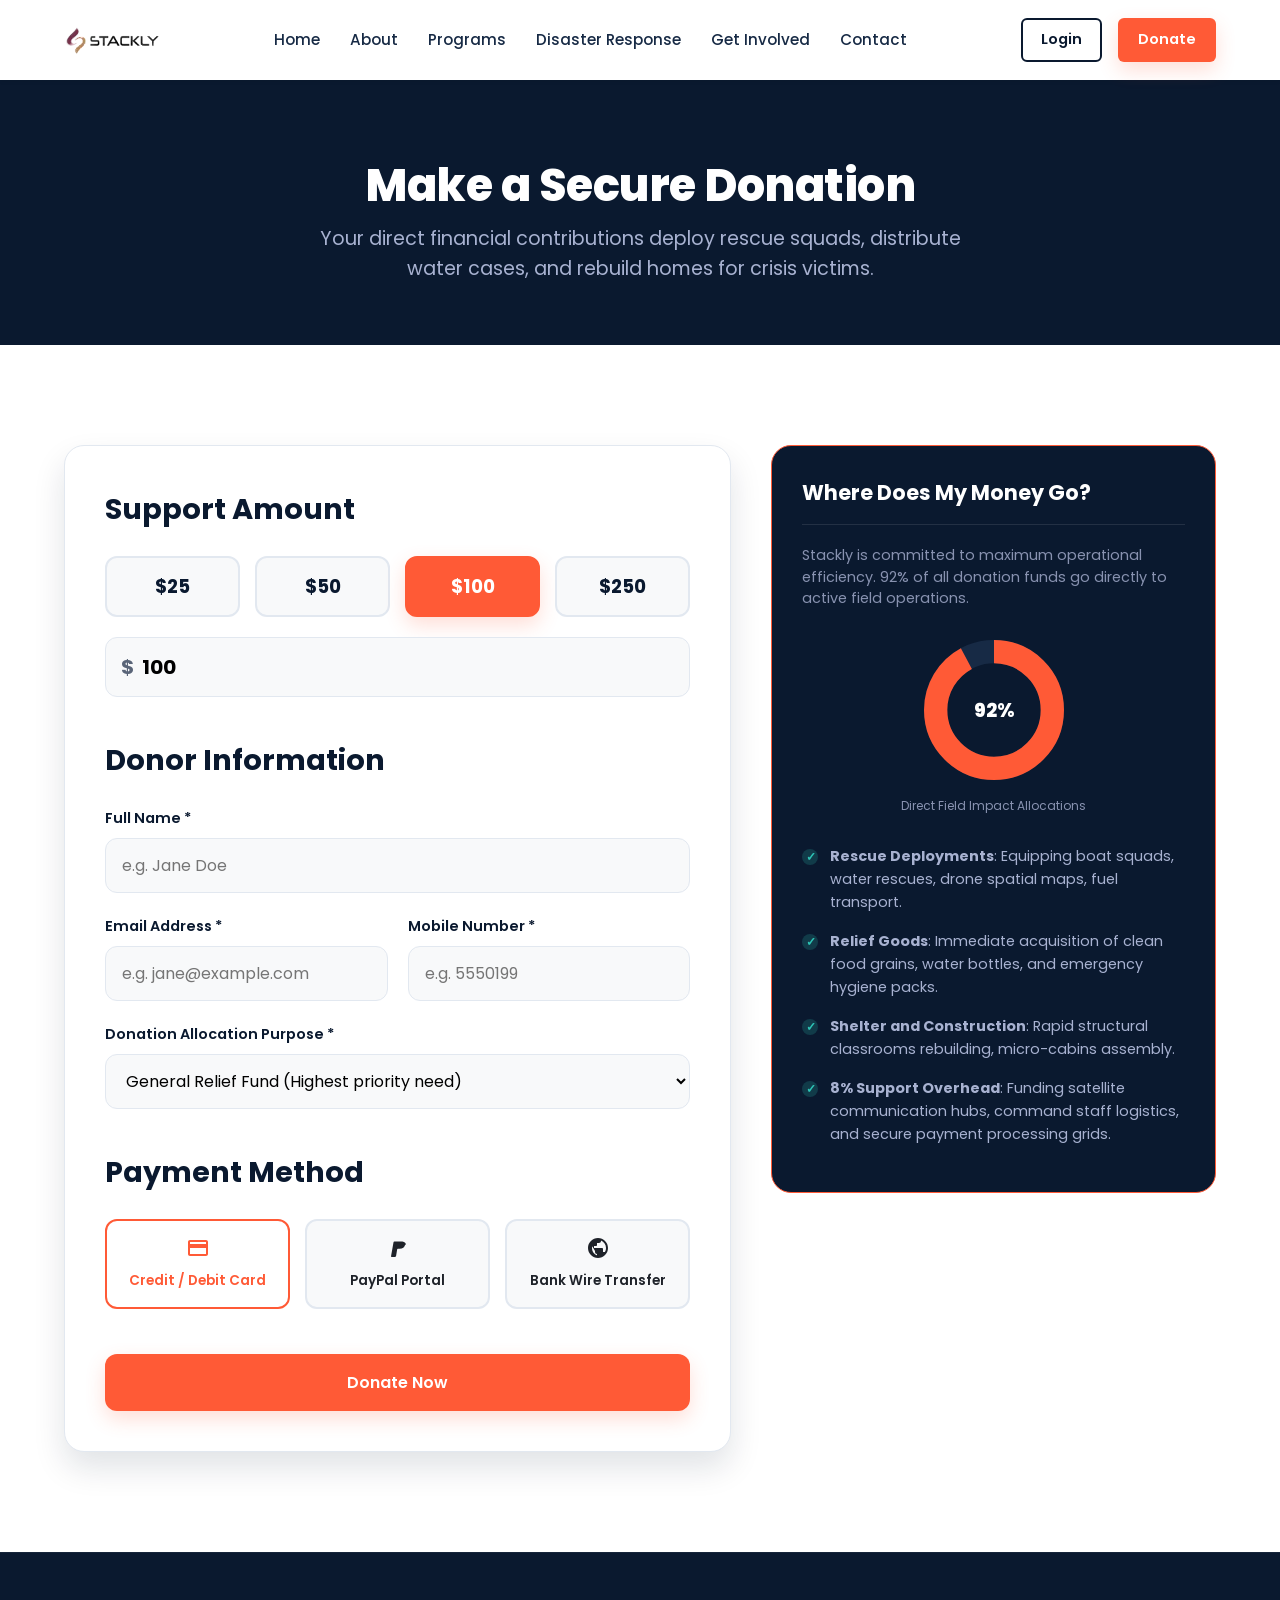
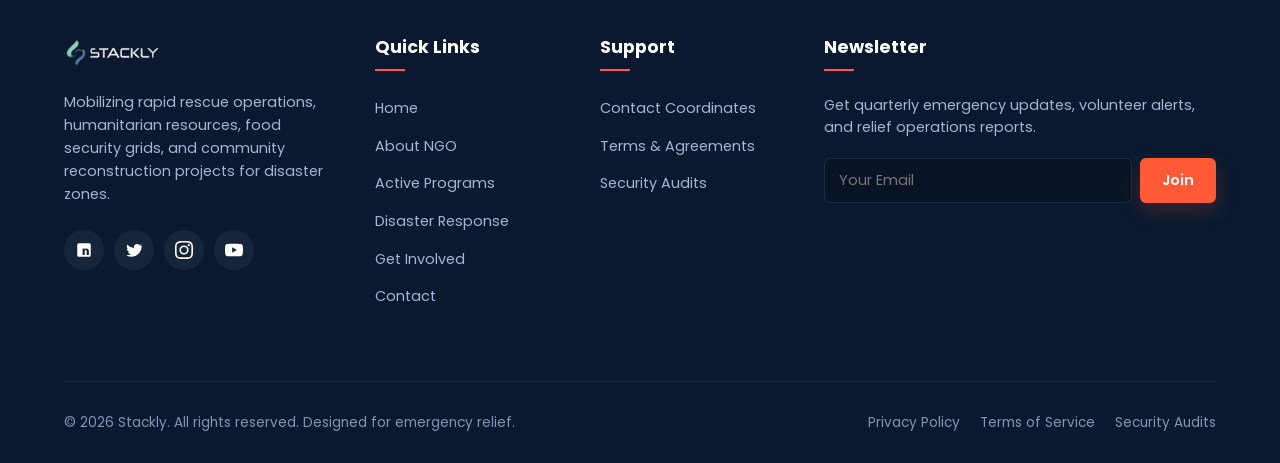
<file: donate.html>
<!DOCTYPE html>
<html lang="en">
<head>
    <meta charset="UTF-8">
    <meta name="viewport" content="width=device-width, initial-scale=1.0">
    <meta name="description" content="Securely donate to disaster relief funds. Direct financial support for food, clean water, tents, medicine, and rescue missions.">
    <title>Secure Donation | Stackly</title>
    <link rel="stylesheet" href="css/style.css?v=6.6">
</head>
<body class="has-fixed-header">

    <!-- STICKY NAVBAR -->
    <header class="header">
        <div class="container">
            <a href="index.html" class="logo" aria-label="Disaster Relief Foundation Home">
                <img src="images/logo.webp" alt="Stackly Logo" style="height: 38px; width: auto; object-fit: contain;">
            </a>
            
            <button class="hamburger" aria-label="Toggle navigation menu" aria-expanded="false">
                <span class="hamburger-box">
                    <span class="hamburger-inner"></span>
                </span>
            </button>
            
            <nav class="nav" aria-label="Main Navigation">
                <div class="nav-menu" id="nav-menu">
                    <!-- Mobile Drawer Header -->
                    <div class="drawer-header">
                        <a href="index.html" class="logo">
                            <img src="images/logo.webp" alt="Stackly Logo" style="height: 34px; width: auto; object-fit: contain;">
                        </a>
                        <button class="drawer-close" aria-label="Close Menu">
                            <svg viewBox="0 0 24 24" style="width: 24px; height: 24px; fill: currentColor;"><path d="M19 6.41L17.59 5 12 10.59 6.41 5 5 6.41 10.59 12 5 17.59 6.41 19 12 13.41 17.59 19 19 17.59 13.41 12z"/></svg>
                        </button>
                    </div>
                    
                    <!-- Mobile Search -->
                    <div class="drawer-search">
                        <div style="position: relative; width: 100%;">
                            <input type="text" placeholder="Search resources..." style="width: 100%; padding: 10px 14px; border-radius: var(--radius-sm); border: 1px solid rgba(255, 255, 255, 0.1); background-color: rgba(0, 0, 0, 0.2); color: white; font-size: 0.9rem;" onkeyup="if(event.key === 'Enter') { window.location.href='404.html'; }">
                            <svg viewBox="0 0 24 24" style="position: absolute; right: 12px; top: 50%; transform: translateY(-50%); width: 16px; height: 16px; fill: rgba(255, 255, 255, 0.4); pointer-events: none;"><path d="M15.5 14h-.79l-.28-.27C15.41 12.59 16 11.11 16 9.5 16 5.91 13.09 3 9.5 3S3 5.91 3 9.5 5.91 16 9.5 16c1.61 0 3.09-.59 4.23-1.57l.27.28v.79l5 4.99L20.49 19l-4.99-5zm-6 0C7.01 14 5 11.99 5 9.5S7.01 5 9.5 5 14 7.01 14 9.5 11.99 14 9.5 14z"/></svg>
                        </div>
                    </div>

                    <!-- Nav Links List -->
                    <ul class="nav-links">
                        <li><a href="index.html" class="nav-link ">Home</a></li>
                        <li><a href="about.html" class="nav-link ">About</a></li>
                        <li><a href="programs.html" class="nav-link ">Programs</a></li>
                        <li><a href="response.html" class="nav-link ">Disaster Response</a></li>
                        <li><a href="involved.html" class="nav-link ">Get Involved</a></li>
                        <li><a href="contact.html" class="nav-link ">Contact</a></li>
                    </ul>
                    
                    <!-- Mobile Actions -->
                    <div class="nav-mobile-cta">
                        <a href="login.html" class="btn btn-secondary btn-block">Login</a>
                        <a href="donate.html" class="btn btn-primary btn-block">Donate</a>
                    </div>
                    
                    <!-- Mobile Contact Info -->
                    <div class="drawer-contact-info">
                        <h5>Contact Info</h5>
                        <p>
                            <svg viewBox="0 0 24 24"><path d="M6.62 10.79c1.44 2.83 3.76 5.14 6.59 6.59l2.2-2.2c.27-.27.67-.36 1.02-.24 1.12.37 2.33.57 3.57.57.55 0 1 .45 1 1V20c0 .55-.45 1-1 1-9.39 0-17-7.61-17-17 0-.55.45-1 1-1h3.5c.55 0 1 .45 1 1 0 1.25.2 2.45.57 3.57.11.35.03.74-.25 1.02l-2.2 2.2z"/></svg>
                            <span>+1 (800) 555-RESCUE</span>
                        </p>
                        <p>
                            <svg viewBox="0 0 24 24"><path d="M20 4H4c-1.1 0-1.99.9-1.99 2L2 18c0 1.1.9 2 2 2h16c1.1 0 2-.9 2-2V6c0-1.1-.9-2-2-2zm0 4l-8 5-8-5V6l8 5 8-5v2z"/></svg>
                            <span>operations@stackly.org</span>
                        </p>
                        <p>
                            <svg viewBox="0 0 24 24"><path d="M12 2C8.13 2 5 5.13 5 9c0 5.25 7 13 7 13s7-7.75 7-13c0-3.87-3.13-7-7-7zm0 9.5c-1.38 0-2.5-1.12-2.5-2.5s1.12-2.5 2.5-2.5 2.5 1.12 2.5 2.5-1.12 2.5-2.5 2.5z"/></svg>
                            <span>102 Safety Boulevard, Washington, DC</span>
                        </p>
                    </div>
                </div>
            </nav>
            
            <div class="nav-actions">
                <a href="login.html" class="btn btn-secondary btn-sm">Login</a>
                <a href="donate.html" class="btn btn-primary btn-sm active">Donate</a>
            </div>
        </div>
    </header>

    <main>
        <!-- Hero Header -->
        <section class="hero" style="padding: 80px 0 60px; text-align: center;">
            <div class="container reveal">
                <h1 class="hero-title" style="font-size: 2.8rem; margin-bottom: 12px;">Make a Secure Donation</h1>
                <p class="hero-desc" style="margin: 0 auto; max-width: 650px;">
                    Your direct financial contributions deploy rescue squads, distribute water cases, and rebuild homes for crisis victims.
                </p>
            </div>
        </section>

        <!-- Donation Portal -->
        <section class="section section-bg-white" aria-label="Donation Form Section">
            <div class="container donation-grid">
                <!-- Donation form panel -->
                <div class="form-card reveal-left">
                    <form id="donation-active-form" data-validate>
                        <h3 class="form-title" style="margin-bottom: 24px;">Support Amount</h3>
                        
                        <!-- Presets selector -->
                        <div class="donation-amount-selector">
                            <button type="button" class="amount-btn" data-value="25">$25</button>
                            <button type="button" class="amount-btn" data-value="50">$50</button>
                            <button type="button" class="amount-btn active" data-value="100">$100</button>
                            <button type="button" class="amount-btn" data-value="250">$250</button>
                        </div>
                        
                        <!-- Custom amount -->
                        <div class="form-group custom-amount-input">
                            <span class="currency-symbol">$</span>
                            <input type="number" id="custom-amount" name="amount" class="form-control" placeholder="Other Amount" value="100" min="5" required>
                        </div>

                        <h3 class="form-title" style="margin-top: 40px; margin-bottom: 24px;">Donor Information</h3>
                        <div class="form-group">
                            <label class="form-label" for="fullname">Full Name *</label>
                            <input type="text" id="fullname" name="fullname" class="form-control" placeholder="e.g. Jane Doe" required>
                        </div>
                        <div class="form-row">
                            <div class="form-group">
                                <label class="form-label" for="email">Email Address *</label>
                                <input type="email" id="email" name="email" class="form-control" placeholder="e.g. jane@example.com" required>
                            </div>
                            <div class="form-group">
                                <label class="form-label" for="mobile">Mobile Number *</label>
                                <input type="tel" id="mobile" name="mobile" class="form-control" placeholder="e.g. 5550199" required>
                            </div>
                        </div>

                        <div class="form-group">
                            <label class="form-label" for="purpose">Donation Allocation Purpose *</label>
                            <select id="purpose" name="purpose" class="form-control" required>
                                <option value="general">General Relief Fund (Highest priority need)</option>
                                <option value="rescue">Active Search &amp; Rescue Squads</option>
                                <option value="food-water">Food Distribution &amp; Water Purification</option>
                                <option value="shelter">Emergency Shelters &amp; Blankets</option>
                                <option value="medical">Medical First-Aid Camps</option>
                            </select>
                        </div>

                        <h3 class="form-title" style="margin-top: 40px; margin-bottom: 24px;">Payment Method</h3>
                        <div class="payment-methods">
                            <div class="payment-btn active" data-method="card">
                                <svg viewBox="0 0 24 24" aria-hidden="true"><path d="M20 4H4c-1.11 0-1.99.89-1.99 2L2 18c0 1.11.89 2 2 2h16c1.11 0 2-.89 2-2V6c0-1.11-.89-2-2-2zm0 14H4v-6h16v6zm0-10H4V6h16v2z"/></svg>
                                <span>Credit / Debit Card</span>
                            </div>
                            <div class="payment-btn" data-method="paypal">
                                <svg viewBox="0 0 24 24" aria-hidden="true"><path d="M20.06 9.2c0-.5-.12-1-.33-1.46-.22-.48-.56-.91-.98-1.25-.46-.38-1.01-.64-1.61-.75-.54-.1-1.1-.14-1.65-.14H8.38c-.46 0-.85.33-.92.79L5.04 20.3c-.05.31.19.59.5.59h3.62c.46 0 .85-.33.92-.79l1.1-6.9c.05-.31.32-.54.63-.54h1.75c1.46 0 2.76-.32 3.73-.97 1.05-.71 1.7-1.78 1.77-3.13.04-.12.06-.24.06-.36z"/></svg>
                                <span>PayPal Portal</span>
                            </div>
                            <div class="payment-btn" data-method="wire">
                                <svg viewBox="0 0 24 24" aria-hidden="true"><path d="M12 2C6.48 2 2 6.48 2 12s4.48 10 10 10 10-4.48 10-10S17.52 2 12 2zm1 17.93c-3.95-.49-7-3.85-7-7.93 0-.62.08-1.21.21-1.79L9 15v1c0 1.1.9 2 2 2v1.93zm6.9-2.54c-.26-.81-1-1.39-1.9-1.39h-1v-3c0-.55-.45-1-1-1H8v-2h2c.55 0 1-.45 1-1V7h2c1.1 0 2-.9 2-2v-.41c2.93 1.19 5 4.06 5 7.41 0 2.08-.8 3.97-2.1 5.39z"/></svg>
                                <span>Bank Wire Transfer</span>
                            </div>
                        </div>

                        <button type="submit" class="btn btn-primary btn-block" style="margin-top: 15px;">Donate Now</button>
                    </form>
                </div>

                <!-- Transparency card -->
                <div class="transparency-card reveal-right" style="height: fit-content;">
                    <h3 style="border-bottom: 1px solid rgba(255, 255, 255, 0.1); padding-bottom: 15px; margin-bottom: 20px;">
                        Where Does My Money Go?
                    </h3>
                    <p style="color: #8892B0; font-size: 0.9rem; margin-bottom: 20px; line-height: 1.5;">
                        Stackly is committed to maximum operational efficiency. 92% of all donation funds go directly to active field operations.
                    </p>
                    
                    <!-- Small SVG representation of distribution pie -->
                    <div style="text-align: center; margin: 30px 0;">
                        <svg viewBox="0 0 120 120" style="width: 140px; height: 140px;">
                            <circle cx="60" cy="60" r="50" fill="transparent" stroke="var(--color-primary-light)" stroke-width="20" />
                            <!-- 92% Arc (circumference = 314) -->
                            <circle cx="60" cy="60" r="50" fill="transparent" stroke="var(--color-secondary)" stroke-width="20" 
                                    stroke-dasharray="314" stroke-dashoffset="25" transform="rotate(-90 60 60)" />
                            <text x="60" y="66" text-anchor="middle" fill="white" font-weight="800" font-size="16px">92%</text>
                        </svg>
                        <p style="font-size: 0.75rem; color: #8892B0; margin-top: 8px;">Direct Field Impact Allocations</p>
                    </div>

                    <ul class="transparency-list">
                        <li><strong>Rescue Deployments</strong>: Equipping boat squads, water rescues, drone spatial maps, fuel transport.</li>
                        <li><strong>Relief Goods</strong>: Immediate acquisition of clean food grains, water bottles, and emergency hygiene packs.</li>
                        <li><strong>Shelter and Construction</strong>: Rapid structural classrooms rebuilding, micro-cabins assembly.</li>
                        <li><strong>8% Support Overhead</strong>: Funding satellite communication hubs, command staff logistics, and secure payment processing grids.</li>
                    </ul>
                </div>
            </div>
        </section>
    </main>

    <!-- FOOTER -->
    <footer class="footer">
        <div class="container">
            <div class="footer-grid">
                <!-- Col 1 -->
                <div class="footer-col-brand">
                    <a href="index.html" class="logo" style="margin-bottom: 20px; display: inline-flex;" aria-label="Disaster Relief Foundation Home">
                        <img src="images/logo.webp" alt="Stackly Logo" style="height: 38px; width: auto; object-fit: contain;">
                    </a>
                    <p>Mobilizing rapid rescue operations, humanitarian resources, food security grids, and community reconstruction projects for disaster zones.</p>
                    <div class="contact-socials" style="margin-top: 20px; padding-top: 0; border: none; display: flex; gap: 10px;">
                        <a href="404.html" class="social-circle" aria-label="Facebook Link">
                            <svg viewBox="0 0 24 24" style="width: 18px; height: 18px; fill: currentColor;"><path d="M19 3a2 2 0 0 1 2 2v14a2 2 0 0 1-2 2H5a2 2 0 0 1-2-2V5a2 2 0 0 1 2-2h14m-.5 15.5v-5.3a3.26 3.26 0 0 0-3.26-3.26c-.85 0-1.84.52-2.32 1.3v-1.11h-2.8v8.37h2.8v-4.87c0-.26.05-.53.13-.72a1.37 1.37 0 0 1 1.25-.92c.67 0 1.24.55 1.24 1.33v5.18h2.96z"/></svg>
                        </a>
                        <a href="404.html" class="social-circle" aria-label="Twitter Link">
                            <svg viewBox="0 0 24 24" style="width: 18px; height: 18px; fill: currentColor;"><path d="M22.46 6c-.77.35-1.6.58-2.46.69.88-.53 1.56-1.37 1.88-2.38-.83.5-1.75.85-2.72 1.05C18.37 4.5 17.26 4 16 4c-2.35 0-4.27 1.92-4.27 4.29 0 .34.04.67.11.98C8.28 9.09 5.11 7.38 3 4.79c-.37.63-.58 1.37-.58 2.15 0 1.49.75 2.81 1.91 3.56-.7 0-1.37-.2-1.95-.53v.05c0 2.08 1.48 3.82 3.44 4.21a4.22 4.22 0 0 1-1.93.07 4.28 4.28 0 0 0 4 2.98 8.6 8.6 0 0 1-5.36 1.85c-.35 0-.69-.02-1.03-.06C2.92 20.29 5.3 21 7.8 21c9.38 0 14.5-7.77 14.5-14.5 0-.22 0-.44-.01-.66.99-.73 1.86-1.64 2.54-2.68z"/></svg>
                        </a>
                        <a href="404.html" class="social-circle" aria-label="Instagram Link">
                            <svg viewBox="0 0 24 24" style="width: 18px; height: 18px; fill: currentColor;"><path d="M12 2.163c3.204 0 3.584.012 4.85.07 3.252.148 4.771 1.691 4.919 4.919.058 1.265.069 1.645.069 4.849 0 3.205-.012 3.584-.069 4.849-.149 3.225-1.664 4.771-4.919 4.919-1.266.058-1.644.07-4.85.07-3.204 0-3.584-.012-4.849-.07-3.26-.149-4.771-1.699-4.919-4.92-.058-1.265-.07-1.644-.07-4.849 0-3.204.013-3.583.07-4.849.149-3.227 1.664-4.771 4.919-4.919 1.266-.057 1.645-.069 4.849-.069zM12 0C8.741 0 8.333.014 7.053.072 2.695.272.273 2.69.073 7.051.014 8.333 0 8.741 0 12c0 3.259.014 3.668.072 4.948.2 4.358 2.618 6.78 6.98 6.98 1.281.058 1.689.072 4.948.072 3.259 0 3.668-.014 4.948-.072 4.354-.2 6.782-2.618 6.979-6.98.059-1.28.073-1.689.073-4.948 0-3.259-.014-3.667-.072-4.947-.196-4.354-2.617-6.78-6.979-6.98C15.668.014 15.259 0 12 0zm0 5.838a6.162 6.162 0 1 0 0 12.324 6.162 6.162 0 0 0 0-12.324zM12 16a4 4 0 1 1 0-8 4 4 0 0 1 0 8zm6.406-11.845a1.44 1.44 0 1 0 0 2.881 1.44 1.44 0 0 0 0-2.881z"/></svg>
                        </a>
                        <a href="404.html" class="social-circle" aria-label="YouTube Link">
                            <svg viewBox="0 0 24 24" style="width: 18px; height: 18px; fill: currentColor;"><path d="M23.498 6.163a3.003 3.003 0 0 0-2.11-2.11C19.518 3.545 12 3.545 12 3.545s-7.518 0-9.388.508a3.003 3.003 0 0 0-2.11 2.11C0 8.033 0 12 0 12s0 3.967.502 5.837a3.003 3.003 0 0 0 2.11 2.11c1.87.508 9.388.508 9.388.508s7.518 0 9.388-.508a3.003 3.003 0 0 0 2.11-2.11C24 15.967 24 12 24 12s0-3.967-.502-5.837zM9.545 15.568V8.432L15.818 12l-6.273 3.568z"/></svg>
                        </a>
                    </div>
                </div>
                <!-- Col 2 -->
                <div>
                    <h3 class="footer-col-title">Quick Links</h3>
                    <ul class="footer-links">
                        <li><a href="index.html">Home</a></li>
                        <li><a href="about.html">About NGO</a></li>
                        <li><a href="programs.html">Active Programs</a></li>
                        <li><a href="response.html">Disaster Response</a></li>
                        <li><a href="involved.html">Get Involved</a></li>
                        <li><a href="contact.html">Contact</a></li>
                    </ul>
                </div>
                <!-- Col 3 -->
                <div>
                    <h3 class="footer-col-title">Support</h3>
                    <ul class="footer-links">
                        <li><a href="contact.html">Contact Coordinates</a></li>
                        <li><a href="404.html">Terms &amp; Agreements</a></li>
                        <li><a href="404.html">Security Audits</a></li>
                    </ul>
                </div>
                <!-- Col 4 -->
                <div>
                    <h3 class="footer-col-title">Newsletter</h3>
                    <p style="color: #A8B2D1; font-size: 0.9rem; margin-bottom: 20px; line-height: 1.5;">
                        Get quarterly emergency updates, volunteer alerts, and relief operations reports.
                    </p>
                    <form id="footer-newsletter-form" style="display: flex; gap: 8px;">
                        <input type="email" placeholder="Your Email" style="flex-grow: 1; padding: 10px 14px; border-radius: var(--radius-sm); border: 1px solid rgba(255, 255, 255, 0.1); background-color: rgba(0, 0, 0, 0.2); color: white; font-size: 0.9rem;" required>
                        <button type="submit" class="btn btn-primary btn-sm" style="padding: 10px 20px; border-radius: var(--radius-sm);">Join</button>
                    </form>
                </div>
            </div>
            
            <div class="footer-bottom">
                <p>&copy; 2026 Stackly. All rights reserved. Designed for emergency relief.</p>
                <div class="footer-bottom-links">
                    <a href="404.html">Privacy Policy</a>
                    <a href="404.html">Terms of Service</a>
                    <a href="404.html">Security Audits</a>
                </div>
            </div>
        </div>
    </footer>

    <!-- Donation amounts syncing -->
    <script>
        document.addEventListener('DOMContentLoaded', () => {
            const amountBtns = document.querySelectorAll('.amount-btn');
            const customInput = document.getElementById('custom-amount');
            const paymentBtns = document.querySelectorAll('.payment-btn');

            amountBtns.forEach(btn => {
                btn.addEventListener('click', () => {
                    // Toggle active classes
                    amountBtns.forEach(b => b.classList.remove('active'));
                    btn.classList.add('active');
                    // Sync custom input
                    customInput.value = btn.getAttribute('data-value');
                });
            });

            customInput.addEventListener('input', () => {
                const currentVal = customInput.value;
                let matchedPreset = false;
                
                amountBtns.forEach(btn => {
                    if (btn.getAttribute('data-value') === currentVal) {
                        btn.classList.add('active');
                        matchedPreset = true;
                    } else {
                        btn.classList.remove('active');
                    }
                });
            });

            paymentBtns.forEach(btn => {
                btn.addEventListener('click', () => {
                    paymentBtns.forEach(b => b.classList.remove('active'));
                    btn.classList.add('active');
                });
            });
        });
    </script>
    <script src="js/validation.js?v=1.4"></script>
    <script src="js/main.js?v=2.7"></script>
</body>
</html>
</file>
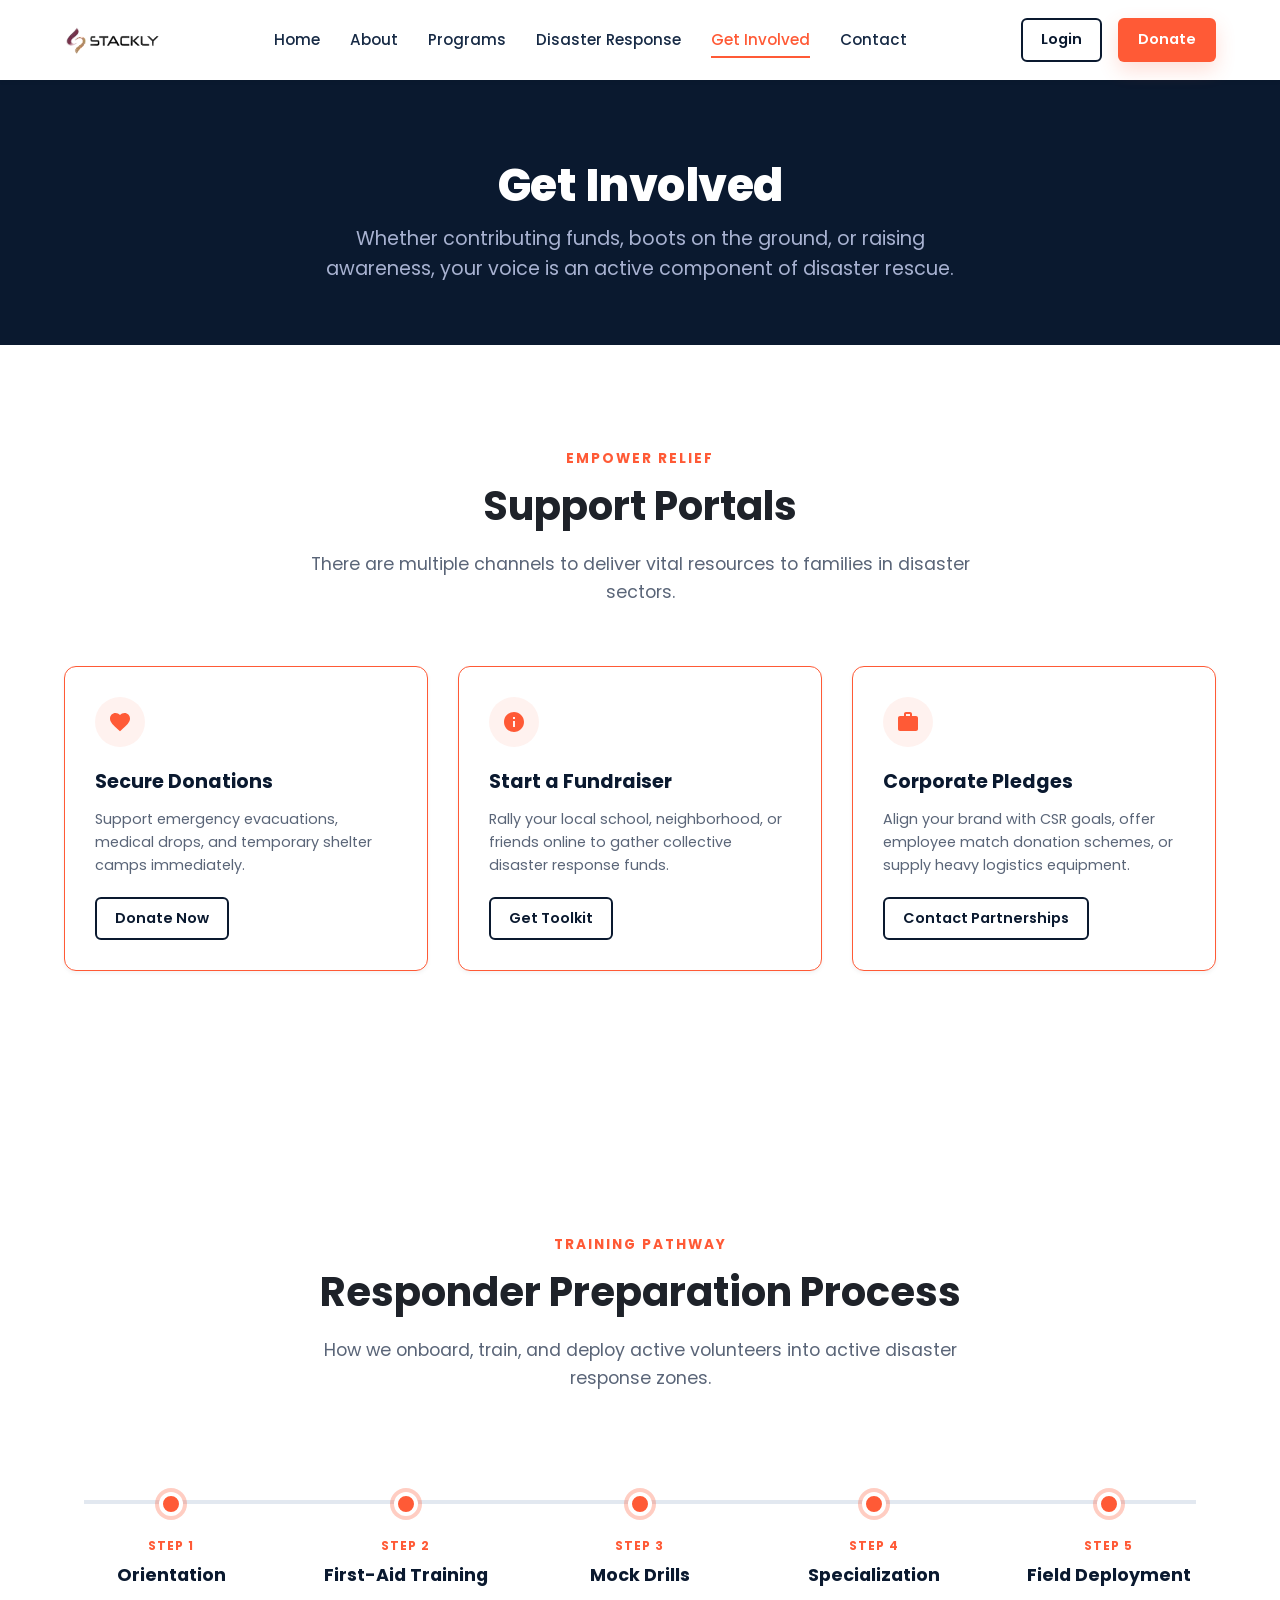
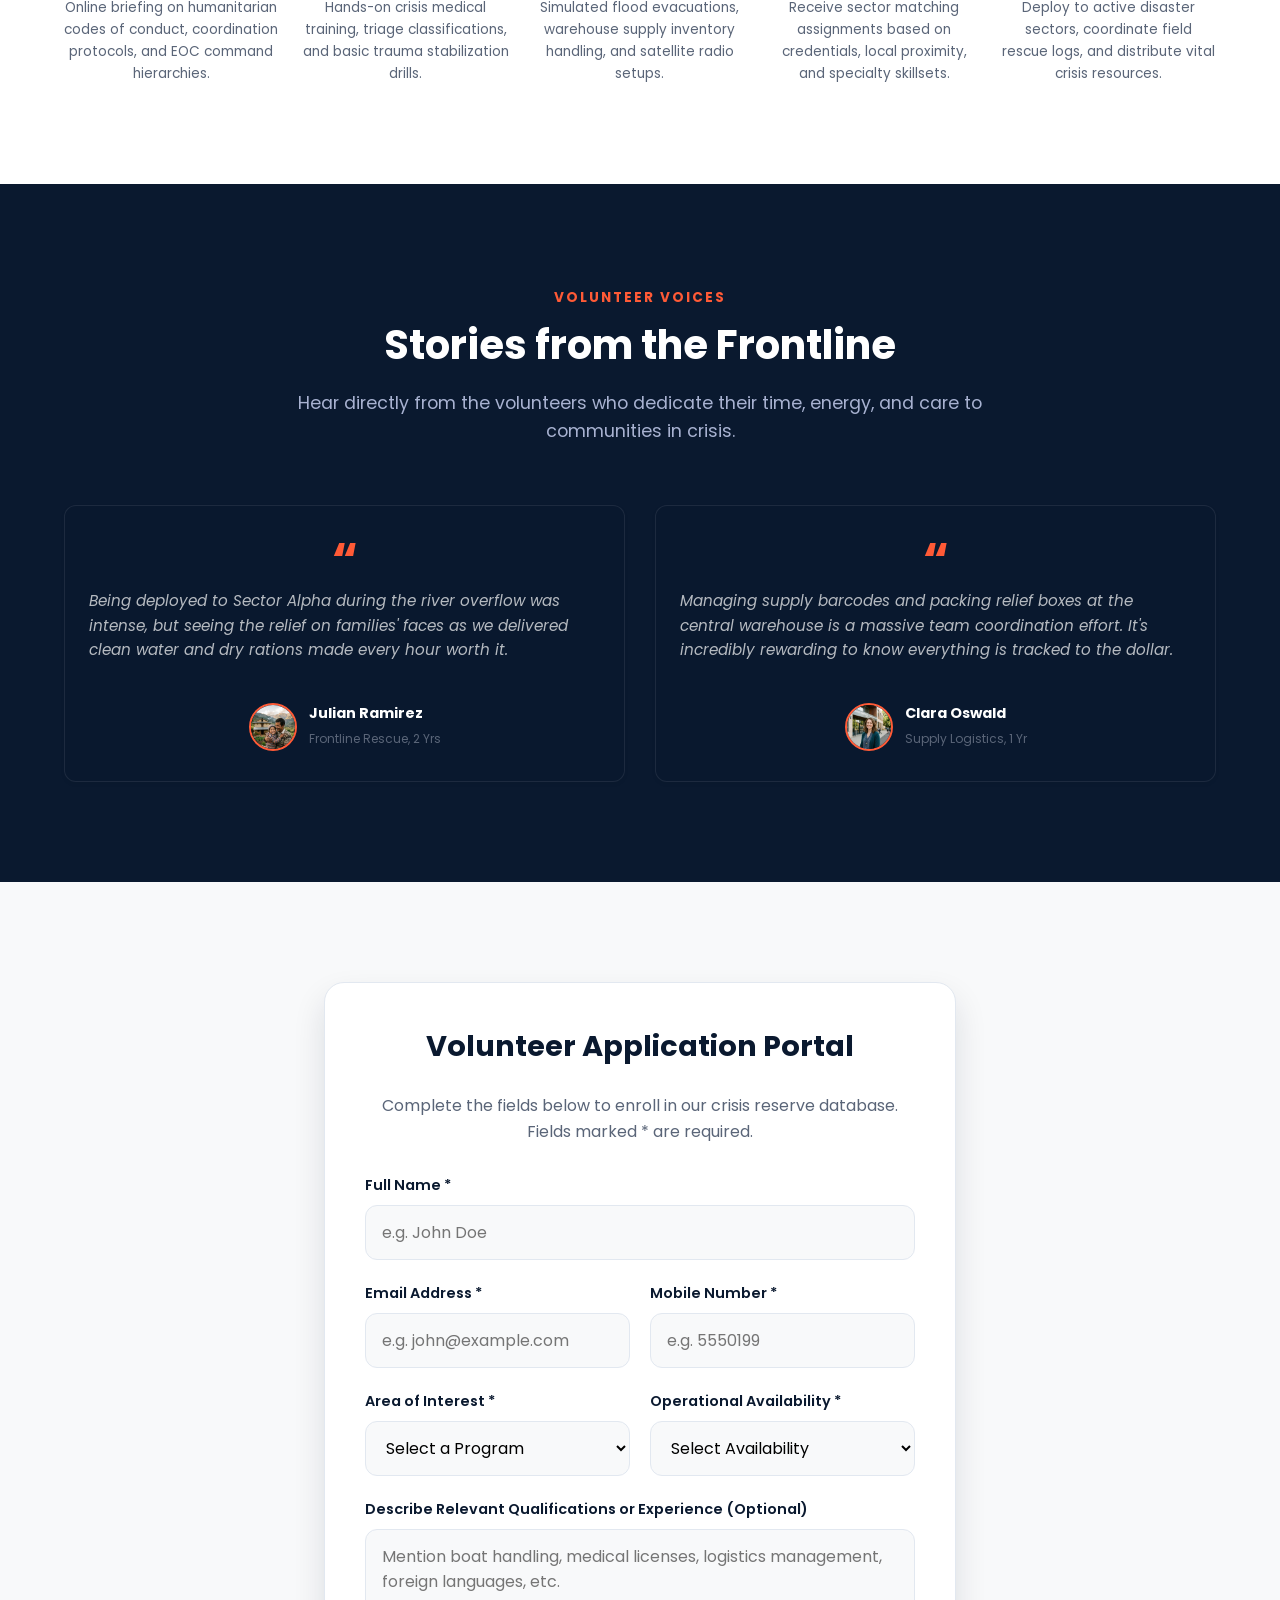
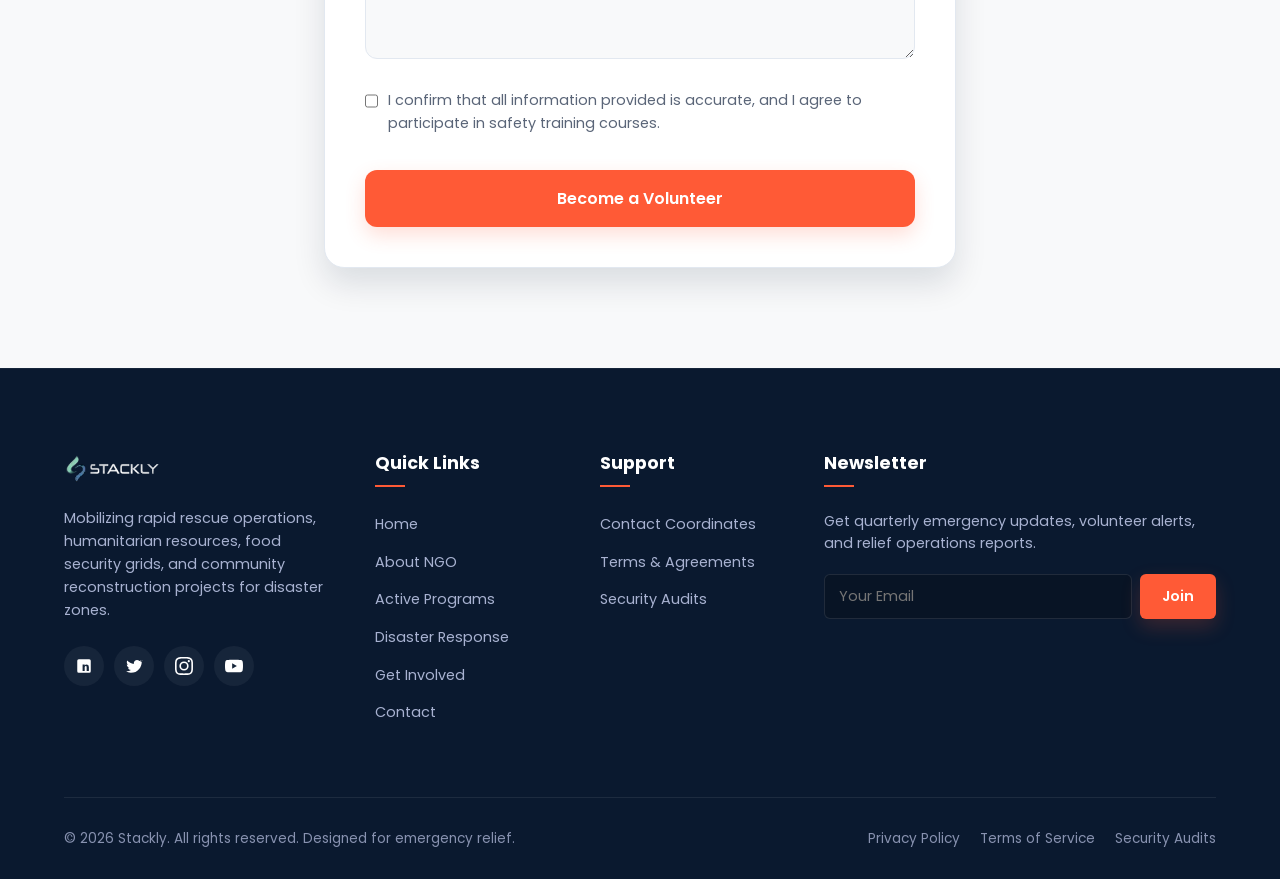
<file: involved.html>
<!DOCTYPE html>
<html lang="en">
<head>
    <meta charset="UTF-8">
    <meta name="viewport" content="width=device-width, initial-scale=1.0">
    <meta name="description" content="Register as a disaster volunteer, initiate a fundraiser, or sponsor emergency relief projects with Stackly.">
    <title>Get Involved | Stackly</title>
    <link rel="stylesheet" href="css/style.css?v=6.6">
</head>
<body class="has-fixed-header">

    <!-- STICKY NAVBAR -->
    <header class="header">
        <div class="container">
            <a href="index.html" class="logo" aria-label="Disaster Relief Foundation Home">
                <img src="images/logo.webp" alt="Stackly Logo" style="height: 38px; width: auto; object-fit: contain;">
            </a>
            
            <button class="hamburger" aria-label="Toggle navigation menu" aria-expanded="false">
                <span class="hamburger-box">
                    <span class="hamburger-inner"></span>
                </span>
            </button>
            
            <nav class="nav" aria-label="Main Navigation">
                <div class="nav-menu" id="nav-menu">
                    <!-- Mobile Drawer Header -->
                    <div class="drawer-header">
                        <a href="index.html" class="logo">
                            <img src="images/logo.webp" alt="Stackly Logo" style="height: 34px; width: auto; object-fit: contain;">
                        </a>
                        <button class="drawer-close" aria-label="Close Menu">
                            <svg viewBox="0 0 24 24" style="width: 24px; height: 24px; fill: currentColor;"><path d="M19 6.41L17.59 5 12 10.59 6.41 5 5 6.41 10.59 12 5 17.59 6.41 19 12 13.41 17.59 19 19 17.59 13.41 12z"/></svg>
                        </button>
                    </div>
                    
                    <!-- Mobile Search -->
                    <div class="drawer-search">
                        <div style="position: relative; width: 100%;">
                            <input type="text" placeholder="Search resources..." style="width: 100%; padding: 10px 14px; border-radius: var(--radius-sm); border: 1px solid rgba(255, 255, 255, 0.1); background-color: rgba(0, 0, 0, 0.2); color: white; font-size: 0.9rem;" onkeyup="if(event.key === 'Enter') { window.location.href='404.html'; }">
                            <svg viewBox="0 0 24 24" style="position: absolute; right: 12px; top: 50%; transform: translateY(-50%); width: 16px; height: 16px; fill: rgba(255, 255, 255, 0.4); pointer-events: none;"><path d="M15.5 14h-.79l-.28-.27C15.41 12.59 16 11.11 16 9.5 16 5.91 13.09 3 9.5 3S3 5.91 3 9.5 5.91 16 9.5 16c1.61 0 3.09-.59 4.23-1.57l.27.28v.79l5 4.99L20.49 19l-4.99-5zm-6 0C7.01 14 5 11.99 5 9.5S7.01 5 9.5 5 14 7.01 14 9.5 11.99 14 9.5 14z"/></svg>
                        </div>
                    </div>

                    <!-- Nav Links List -->
                    <ul class="nav-links">
                        <li><a href="index.html" class="nav-link ">Home</a></li>
                        <li><a href="about.html" class="nav-link ">About</a></li>
                        <li><a href="programs.html" class="nav-link ">Programs</a></li>
                        <li><a href="response.html" class="nav-link ">Disaster Response</a></li>
                        <li><a href="involved.html" class="nav-link active">Get Involved</a></li>
                        <li><a href="contact.html" class="nav-link ">Contact</a></li>
                    </ul>
                    
                    <!-- Mobile Actions -->
                    <div class="nav-mobile-cta">
                        <a href="login.html" class="btn btn-secondary btn-block">Login</a>
                        <a href="donate.html" class="btn btn-primary btn-block">Donate</a>
                    </div>
                    
                    <!-- Mobile Contact Info -->
                    <div class="drawer-contact-info">
                        <h5>Contact Info</h5>
                        <p>
                            <svg viewBox="0 0 24 24"><path d="M6.62 10.79c1.44 2.83 3.76 5.14 6.59 6.59l2.2-2.2c.27-.27.67-.36 1.02-.24 1.12.37 2.33.57 3.57.57.55 0 1 .45 1 1V20c0 .55-.45 1-1 1-9.39 0-17-7.61-17-17 0-.55.45-1 1-1h3.5c.55 0 1 .45 1 1 0 1.25.2 2.45.57 3.57.11.35.03.74-.25 1.02l-2.2 2.2z"/></svg>
                            <span>+1 (800) 555-RESCUE</span>
                        </p>
                        <p>
                            <svg viewBox="0 0 24 24"><path d="M20 4H4c-1.1 0-1.99.9-1.99 2L2 18c0 1.1.9 2 2 2h16c1.1 0 2-.9 2-2V6c0-1.1-.9-2-2-2zm0 4l-8 5-8-5V6l8 5 8-5v2z"/></svg>
                            <span>operations@stackly.org</span>
                        </p>
                        <p>
                            <svg viewBox="0 0 24 24"><path d="M12 2C8.13 2 5 5.13 5 9c0 5.25 7 13 7 13s7-7.75 7-13c0-3.87-3.13-7-7-7zm0 9.5c-1.38 0-2.5-1.12-2.5-2.5s1.12-2.5 2.5-2.5 2.5 1.12 2.5 2.5-1.12 2.5-2.5 2.5z"/></svg>
                            <span>102 Safety Boulevard, Washington, DC</span>
                        </p>
                    </div>
                </div>
            </nav>
            
            <div class="nav-actions">
                <a href="login.html" class="btn btn-secondary btn-sm">Login</a>
                <a href="donate.html" class="btn btn-primary btn-sm">Donate</a>
            </div>
        </div>
    </header>

    <main>
        <!-- Hero Header -->
        <section class="hero" style="padding: 80px 0 60px; text-align: center;">
            <div class="container reveal">
                <h1 class="hero-title" style="font-size: 2.8rem; margin-bottom: 12px;">Get Involved</h1>
                <p class="hero-desc" style="margin: 0 auto; max-width: 650px;">
                    Whether contributing funds, boots on the ground, or raising awareness, your voice is an active component of disaster rescue.
                </p>
            </div>
        </section>

        <!-- Section 1: Ways to Help -->
        <section class="section section-bg-white" aria-label="Ways to support Stackly">
            <div class="container">
                <div class="section-header reveal">
                    <span class="section-tag">Empower Relief</span>
                    <h2 class="section-title">Support Portals</h2>
                    <p class="section-desc">There are multiple channels to deliver vital resources to families in disaster sectors.</p>
                </div>
                
                <div class="programs-grid" style="margin-bottom: 60px;">
                    <!-- Option 1: Donate -->
                    <div class="value-card reveal">
                        <div class="value-icon" aria-hidden="true">
                            <svg viewBox="0 0 24 24"><path d="M12 21.35l-1.45-1.32C5.4 15.36 2 12.28 2 8.5 2 5.42 4.42 3 7.5 3c1.74 0 3.41.81 4.5 2.09C13.09 3.81 14.76 3 16.5 3 19.58 3 22 5.42 22 8.5c0 3.78-3.4 6.86-8.55 11.54L12 21.35z"/></svg>
                        </div>
                        <h3 class="value-title">Secure Donations</h3>
                        <p class="value-desc" style="margin-bottom: 20px;">Support emergency evacuations, medical drops, and temporary shelter camps immediately.</p>
                        <a href="donate.html" class="btn btn-secondary btn-sm">Donate Now</a>
                    </div>
                    <!-- Option 2: Fundraise -->
                    <div class="value-card reveal" id="fundraising">
                        <div class="value-icon" aria-hidden="true">
                            <svg viewBox="0 0 24 24"><path d="M12 2C6.48 2 2 6.48 2 12s4.48 10 10 10 10-4.48 10-10S17.52 2 12 2zm1 15h-2v-6h2v6zm0-8h-2V7h2v2z"/></svg>
                        </div>
                        <h3 class="value-title">Start a Fundraiser</h3>
                        <p class="value-desc" style="margin-bottom: 20px;">Rally your local school, neighborhood, or friends online to gather collective disaster response funds.</p>
                        <a href="contact.html" class="btn btn-secondary btn-sm">Get Toolkit</a>
                    </div>
                    <!-- Option 3: Corporate Support -->
                    <div class="value-card reveal">
                        <div class="value-icon" aria-hidden="true">
                            <svg viewBox="0 0 24 24"><path d="M20 6h-4V4c0-1.11-.89-2-2-2h-4c-1.11 0-2 .89-2 2v2H4c-1.11 0-1.99.89-1.99 2L2 19c0 1.11.89 2 2 2h16c1.11 0 2-.89 2-2V8c0-1.11-.89-2-2-2zm-6 0h-4V4h4v2z"/></svg>
                        </div>
                        <h3 class="value-title">Corporate Pledges</h3>
                        <p class="value-desc" style="margin-bottom: 20px;">Align your brand with CSR goals, offer employee match donation schemes, or supply heavy logistics equipment.</p>
                        <a href="contact.html" class="btn btn-secondary btn-sm">Contact Partnerships</a>
                    </div>
                </div>
            </div>
        </section>

        <!-- Section 2: Volunteer Registration Form -->
        <!-- Section: Volunteer Training Pathway -->
        <section class="section section-bg-white" id="training-timeline" aria-label="Volunteer Pathway">
            <div class="container">
                <div class="section-header reveal">
                    <span class="section-tag">Training Pathway</span>
                    <h2 class="section-title">Responder Preparation Process</h2>
                    <p class="section-desc">How we onboard, train, and deploy active volunteers into active disaster response zones.</p>
                </div>
                
                <div class="timeline-horizontal reveal" style="margin-top: 40px;">
                    <!-- Step 1 -->
                    <div class="timeline-h-step active">
                        <div class="timeline-h-node"></div>
                        <div class="timeline-h-content">
                            <span class="timeline-h-badge">Step 1</span>
                            <h3 class="timeline-h-title">Orientation</h3>
                            <p class="timeline-h-desc">Online briefing on humanitarian codes of conduct, coordination protocols, and EOC command hierarchies.</p>
                        </div>
                    </div>
                    <!-- Step 2 -->
                    <div class="timeline-h-step active">
                        <div class="timeline-h-node"></div>
                        <div class="timeline-h-content">
                            <span class="timeline-h-badge">Step 2</span>
                            <h3 class="timeline-h-title">First-Aid Training</h3>
                            <p class="timeline-h-desc">Hands-on crisis medical training, triage classifications, and basic trauma stabilization drills.</p>
                        </div>
                    </div>
                    <!-- Step 3 -->
                    <div class="timeline-h-step active">
                        <div class="timeline-h-node"></div>
                        <div class="timeline-h-content">
                            <span class="timeline-h-badge">Step 3</span>
                            <h3 class="timeline-h-title">Mock Drills</h3>
                            <p class="timeline-h-desc">Simulated flood evacuations, warehouse supply inventory handling, and satellite radio setups.</p>
                        </div>
                    </div>
                    <!-- Step 4 -->
                    <div class="timeline-h-step active">
                        <div class="timeline-h-node"></div>
                        <div class="timeline-h-content">
                            <span class="timeline-h-badge">Step 4</span>
                            <h3 class="timeline-h-title">Specialization</h3>
                            <p class="timeline-h-desc">Receive sector matching assignments based on credentials, local proximity, and specialty skillsets.</p>
                        </div>
                    </div>
                    <!-- Step 5 -->
                    <div class="timeline-h-step active">
                        <div class="timeline-h-node"></div>
                        <div class="timeline-h-content">
                            <span class="timeline-h-badge">Step 5</span>
                            <h3 class="timeline-h-title">Field Deployment</h3>
                            <p class="timeline-h-desc">Deploy to active disaster sectors, coordinate field rescue logs, and distribute vital crisis resources.</p>
                        </div>
                    </div>
                </div>
            </div>
        </section>

        <!-- Section: Volunteer Stories -->
        <section class="section section-bg-dark" aria-label="Volunteer Testimonials">
            <div class="container">
                <div class="section-header reveal">
                    <span class="section-tag">Volunteer Voices</span>
                    <h2 class="section-title" style="color: white;">Stories from the Frontline</h2>
                    <p class="section-desc">Hear directly from the volunteers who dedicate their time, energy, and care to communities in crisis.</p>
                </div>
                
                <div style="display: grid; grid-template-columns: repeat(auto-fit, minmax(280px, 1fr)); gap: 30px; margin-top: 40px;">
                    <!-- Testimonial 1 -->
                    <div class="dashboard-card" style="padding: 30px 24px; border: 1px solid rgba(255,255,255,0.08); background-color: rgba(10,25,47,0.3); display: flex; flex-direction: column;">
                        <span style="font-size: 3rem; line-height: 1; color: var(--color-secondary); font-weight: 700; margin-bottom: -15px;">&ldquo;</span>
                        <p style="font-size: 0.95rem; color: rgba(255,255,255,0.7); font-style: italic; line-height: 1.6; margin-bottom: 20px;">
                            Being deployed to Sector Alpha during the river overflow was intense, but seeing the relief on families' faces as we delivered clean water and dry rations made every hour worth it.
                        </p>
                        <div style="margin-top: auto; display: flex; align-items: center; gap: 12px;">
                            <div style="width: 48px; height: 48px; border-radius: 50%; overflow: hidden; border: 2px solid var(--color-secondary);">
                                <img src="images/story_hope.webp" alt="Volunteer Avatar" style="width: 100%; height: 100%; object-fit: cover;">
                            </div>
                            <div>
                                <h4 style="font-size: 0.9rem; color: white; margin: 0; font-weight: 700;">Julian Ramirez</h4>
                                <span style="font-size: 0.75rem; color: var(--color-text-muted);">Frontline Rescue, 2 Yrs</span>
                            </div>
                        </div>
                    </div>
                    <!-- Testimonial 2 -->
                    <div class="dashboard-card" style="padding: 30px 24px; border: 1px solid rgba(255,255,255,0.08); background-color: rgba(10,25,47,0.3); display: flex; flex-direction: column;">
                        <span style="font-size: 3rem; line-height: 1; color: var(--color-secondary); font-weight: 700; margin-bottom: -15px;">&ldquo;</span>
                        <p style="font-size: 0.95rem; color: rgba(255,255,255,0.7); font-style: italic; line-height: 1.6; margin-bottom: 20px;">
                            Managing supply barcodes and packing relief boxes at the central warehouse is a massive team coordination effort. It's incredibly rewarding to know everything is tracked to the dollar.
                        </p>
                        <div style="margin-top: auto; display: flex; align-items: center; gap: 12px;">
                            <div style="width: 48px; height: 48px; border-radius: 50%; overflow: hidden; border: 2px solid var(--color-secondary);">
                                <img src="images/story_hope_2.webp" alt="Volunteer Avatar" style="width: 100%; height: 100%; object-fit: cover;">
                            </div>
                            <div>
                                <h4 style="font-size: 0.9rem; color: white; margin: 0; font-weight: 700;">Clara Oswald</h4>
                                <span style="font-size: 0.75rem; color: var(--color-text-muted);">Supply Logistics, 1 Yr</span>
                            </div>
                        </div>
                    </div>
                </div>
            </div>
        </section>

        <!-- Form Registration Section -->
        <section class="section" id="volunteer-registration" aria-label="Volunteer Registration Form">
            <div class="container" style="max-width: 680px;">
                <div class="form-card reveal">
                    <h2 class="form-title" style="text-align: center;">Volunteer Application Portal</h2>
                    <p style="text-align: center; color: var(--color-text-muted); margin-bottom: 30px;">
                        Complete the fields below to enroll in our crisis reserve database. Fields marked * are required.
                    </p>
                    
                    <form id="volunteer-reg-form" data-validate>
                        <div class="form-group">
                            <label class="form-label" for="fullname">Full Name *</label>
                            <input type="text" id="fullname" name="fullname" class="form-control" placeholder="e.g. John Doe" required>
                        </div>
                        
                        <div class="form-row">
                            <div class="form-group">
                                <label class="form-label" for="email">Email Address *</label>
                                <input type="email" id="email" name="email" class="form-control" placeholder="e.g. john@example.com" required>
                            </div>
                            <div class="form-group">
                                <label class="form-label" for="mobile">Mobile Number *</label>
                                <input type="tel" id="mobile" name="mobile" class="form-control" placeholder="e.g. 5550199" required>
                            </div>
                        </div>
                        
                        <div class="form-row">
                            <div class="form-group">
                                <label class="form-label" for="interest">Area of Interest *</label>
                                <select id="interest" name="interest" class="form-control" required>
                                    <option value="">Select a Program</option>
                                    <option value="rescue">Emergency Frontline Rescue</option>
                                    <option value="logistics">Supply &amp; Food Logistics</option>
                                    <option value="medical">Medical Camps &amp; First Aid</option>
                                    <option value="shelter">Shelter Construction</option>
                                    <option value="support">Child &amp; Family Counseling</option>
                                    <option value="fundraising">Fundraising advocacy</option>
                                </select>
                            </div>
                            <div class="form-group">
                                <label class="form-label" for="availability">Operational Availability *</label>
                                <select id="availability" name="availability" class="form-control" required>
                                    <option value="">Select Availability</option>
                                    <option value="on-call">On-Call Emergencies (Active alerts)</option>
                                    <option value="weekends">Weekends Only</option>
                                    <option value="weekdays">Weekdays Only</option>
                                    <option value="flexible">Completely Flexible</option>
                                </select>
                            </div>
                        </div>
                        
                        <div class="form-group">
                            <label class="form-label" for="message">Describe Relevant Qualifications or Experience (Optional)</label>
                            <textarea id="message" name="message" class="form-control" rows="4" placeholder="Mention boat handling, medical licenses, logistics management, foreign languages, etc."></textarea>
                        </div>
                        
                        <div class="form-check">
                            <input type="checkbox" id="terms" name="terms" class="form-check-input" required data-field-name="Terms and Conditions">
                            <label class="form-check-label" for="terms">
                                I confirm that all information provided is accurate, and I agree to participate in safety training courses.
                            </label>
                        </div>
                        
                        <button type="submit" class="btn btn-primary btn-block" style="margin-top: 15px;">Become a Volunteer</button>
                    </form>
                </div>
            </div>
        </section>
    </main>

    <!-- FOOTER -->
    <footer class="footer">
        <div class="container">
            <div class="footer-grid">
                <!-- Col 1 -->
                <div class="footer-col-brand">
                    <a href="index.html" class="logo" style="margin-bottom: 20px; display: inline-flex;" aria-label="Disaster Relief Foundation Home">
                        <img src="images/logo.webp" alt="Stackly Logo" style="height: 38px; width: auto; object-fit: contain;">
                    </a>
                    <p>Mobilizing rapid rescue operations, humanitarian resources, food security grids, and community reconstruction projects for disaster zones.</p>
                    <div class="contact-socials" style="margin-top: 20px; padding-top: 0; border: none; display: flex; gap: 10px;">
                        <a href="404.html" class="social-circle" aria-label="Facebook Link">
                            <svg viewBox="0 0 24 24" style="width: 18px; height: 18px; fill: currentColor;"><path d="M19 3a2 2 0 0 1 2 2v14a2 2 0 0 1-2 2H5a2 2 0 0 1-2-2V5a2 2 0 0 1 2-2h14m-.5 15.5v-5.3a3.26 3.26 0 0 0-3.26-3.26c-.85 0-1.84.52-2.32 1.3v-1.11h-2.8v8.37h2.8v-4.87c0-.26.05-.53.13-.72a1.37 1.37 0 0 1 1.25-.92c.67 0 1.24.55 1.24 1.33v5.18h2.96z"/></svg>
                        </a>
                        <a href="404.html" class="social-circle" aria-label="Twitter Link">
                            <svg viewBox="0 0 24 24" style="width: 18px; height: 18px; fill: currentColor;"><path d="M22.46 6c-.77.35-1.6.58-2.46.69.88-.53 1.56-1.37 1.88-2.38-.83.5-1.75.85-2.72 1.05C18.37 4.5 17.26 4 16 4c-2.35 0-4.27 1.92-4.27 4.29 0 .34.04.67.11.98C8.28 9.09 5.11 7.38 3 4.79c-.37.63-.58 1.37-.58 2.15 0 1.49.75 2.81 1.91 3.56-.7 0-1.37-.2-1.95-.53v.05c0 2.08 1.48 3.82 3.44 4.21a4.22 4.22 0 0 1-1.93.07 4.28 4.28 0 0 0 4 2.98 8.6 8.6 0 0 1-5.36 1.85c-.35 0-.69-.02-1.03-.06C2.92 20.29 5.3 21 7.8 21c9.38 0 14.5-7.77 14.5-14.5 0-.22 0-.44-.01-.66.99-.73 1.86-1.64 2.54-2.68z"/></svg>
                        </a>
                        <a href="404.html" class="social-circle" aria-label="Instagram Link">
                            <svg viewBox="0 0 24 24" style="width: 18px; height: 18px; fill: currentColor;"><path d="M12 2.163c3.204 0 3.584.012 4.85.07 3.252.148 4.771 1.691 4.919 4.919.058 1.265.069 1.645.069 4.849 0 3.205-.012 3.584-.069 4.849-.149 3.225-1.664 4.771-4.919 4.919-1.266.058-1.644.07-4.85.07-3.204 0-3.584-.012-4.849-.07-3.26-.149-4.771-1.699-4.919-4.92-.058-1.265-.07-1.644-.07-4.849 0-3.204.013-3.583.07-4.849.149-3.227 1.664-4.771 4.919-4.919 1.266-.057 1.645-.069 4.849-.069zM12 0C8.741 0 8.333.014 7.053.072 2.695.272.273 2.69.073 7.051.014 8.333 0 8.741 0 12c0 3.259.014 3.668.072 4.948.2 4.358 2.618 6.78 6.98 6.98 1.281.058 1.689.072 4.948.072 3.259 0 3.668-.014 4.948-.072 4.354-.2 6.782-2.618 6.979-6.98.059-1.28.073-1.689.073-4.948 0-3.259-.014-3.667-.072-4.947-.196-4.354-2.617-6.78-6.979-6.98C15.668.014 15.259 0 12 0zm0 5.838a6.162 6.162 0 1 0 0 12.324 6.162 6.162 0 0 0 0-12.324zM12 16a4 4 0 1 1 0-8 4 4 0 0 1 0 8zm6.406-11.845a1.44 1.44 0 1 0 0 2.881 1.44 1.44 0 0 0 0-2.881z"/></svg>
                        </a>
                        <a href="404.html" class="social-circle" aria-label="YouTube Link">
                            <svg viewBox="0 0 24 24" style="width: 18px; height: 18px; fill: currentColor;"><path d="M23.498 6.163a3.003 3.003 0 0 0-2.11-2.11C19.518 3.545 12 3.545 12 3.545s-7.518 0-9.388.508a3.003 3.003 0 0 0-2.11 2.11C0 8.033 0 12 0 12s0 3.967.502 5.837a3.003 3.003 0 0 0 2.11 2.11c1.87.508 9.388.508 9.388.508s7.518 0 9.388-.508a3.003 3.003 0 0 0 2.11-2.11C24 15.967 24 12 24 12s0-3.967-.502-5.837zM9.545 15.568V8.432L15.818 12l-6.273 3.568z"/></svg>
                        </a>
                    </div>
                </div>
                <!-- Col 2 -->
                <div>
                    <h3 class="footer-col-title">Quick Links</h3>
                    <ul class="footer-links">
                        <li><a href="index.html">Home</a></li>
                        <li><a href="about.html">About NGO</a></li>
                        <li><a href="programs.html">Active Programs</a></li>
                        <li><a href="response.html">Disaster Response</a></li>
                        <li><a href="involved.html">Get Involved</a></li>
                        <li><a href="contact.html">Contact</a></li>
                    </ul>
                </div>
                <!-- Col 3 -->
                <div>
                    <h3 class="footer-col-title">Support</h3>
                    <ul class="footer-links">
                        <li><a href="contact.html">Contact Coordinates</a></li>
                        <li><a href="404.html">Terms &amp; Agreements</a></li>
                        <li><a href="404.html">Security Audits</a></li>
                    </ul>
                </div>
                <!-- Col 4 -->
                <div>
                    <h3 class="footer-col-title">Newsletter</h3>
                    <p style="color: #A8B2D1; font-size: 0.9rem; margin-bottom: 20px; line-height: 1.5;">
                        Get quarterly emergency updates, volunteer alerts, and relief operations reports.
                    </p>
                    <form id="footer-newsletter-form" style="display: flex; gap: 8px;">
                        <input type="email" placeholder="Your Email" style="flex-grow: 1; padding: 10px 14px; border-radius: var(--radius-sm); border: 1px solid rgba(255, 255, 255, 0.1); background-color: rgba(0, 0, 0, 0.2); color: white; font-size: 0.9rem;" required>
                        <button type="submit" class="btn btn-primary btn-sm" style="padding: 10px 20px; border-radius: var(--radius-sm);">Join</button>
                    </form>
                </div>
            </div>
            
            <div class="footer-bottom">
                <p>&copy; 2026 Stackly. All rights reserved. Designed for emergency relief.</p>
                <div class="footer-bottom-links">
                    <a href="404.html">Privacy Policy</a>
                    <a href="404.html">Terms of Service</a>
                    <a href="404.html">Security Audits</a>
                </div>
            </div>
        </div>
    </footer>

    <script src="js/validation.js?v=1.4"></script>
    <script src="js/main.js?v=2.7"></script>
</body>
</html>
</file>
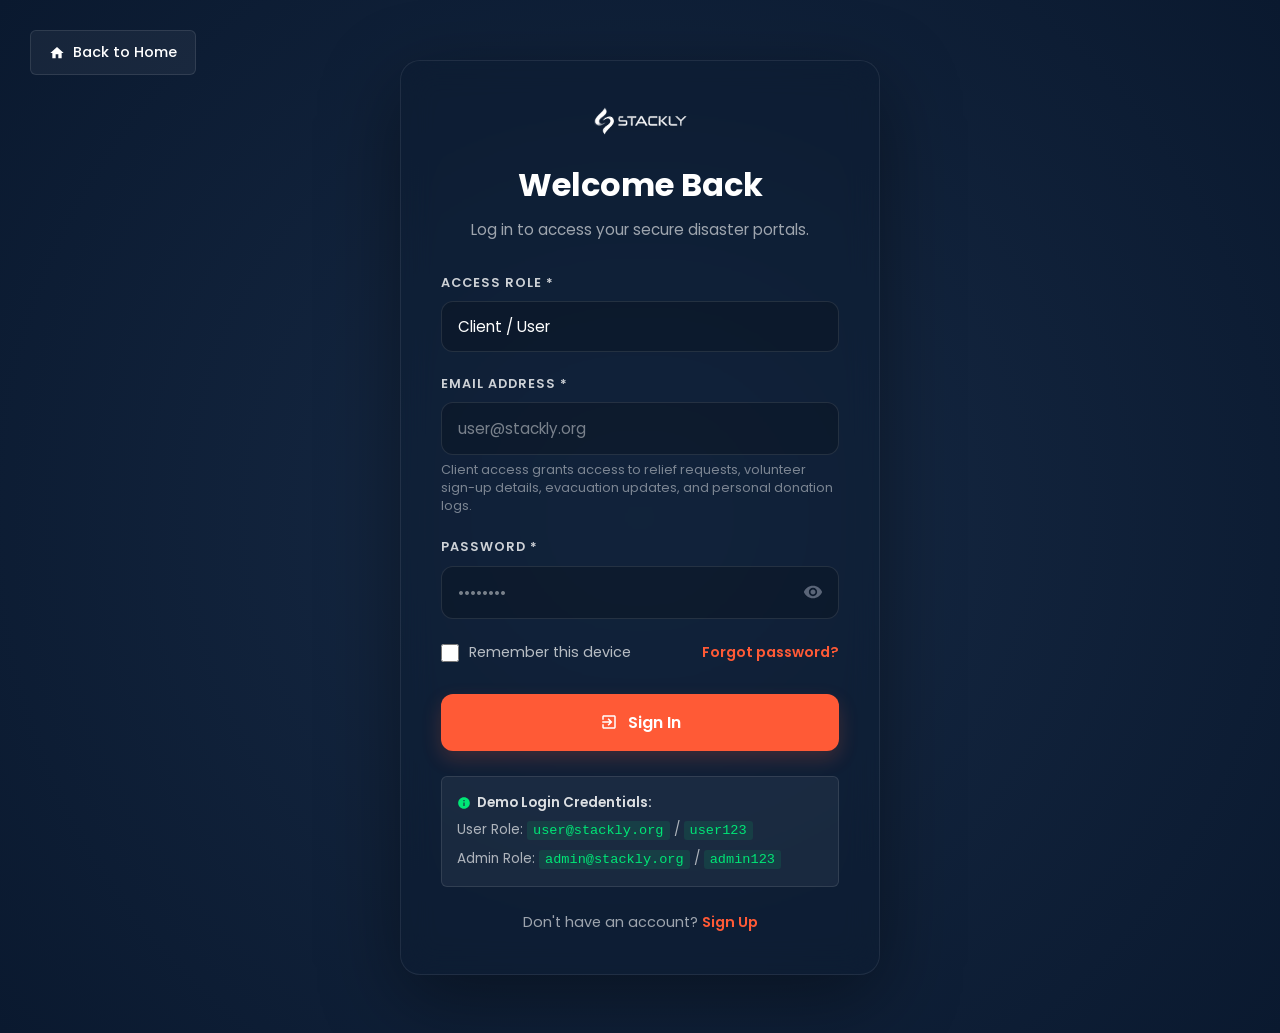
<file: login.html>
<!DOCTYPE html>
<html lang="en">
<head>
    <meta charset="UTF-8">
    <meta name="viewport" content="width=device-width, initial-scale=1.0">
    <meta name="description" content="Sign in to your disaster relief dashboard.">
    <title>Login | Disaster Relief Foundation</title>
    <link rel="stylesheet" href="css/style.css?v=6.6">
</head>
<body class="auth-page">

    <!-- Back to Home Button in top left -->
    <a href="index.html" class="back-to-home" aria-label="Return to homepage">
        <svg viewBox="0 0 24 24" aria-hidden="true"><path d="M10 20v-6h4v6h5v-8h3L12 3 2 12h3v8z"/></svg>
        <span>Back to Home</span>
    </a>

    <!-- Center Auth Card -->
    <div class="auth-card">
        <div class="auth-header">
            <!-- Stackly Logo -->
            <img src="images/logo.webp" alt="Stackly Logo" style="height: 38px; width: auto; object-fit: contain; margin: 0 auto 20px; display: block; filter: brightness(0) invert(1);">
            <h2>Welcome Back</h2>
            <p>Log in to access your secure disaster portals.</p>
        </div>
        
        <form id="login-active-form" data-validate>
            <!-- Access Role -->
            <div class="form-group">
                <label class="form-label" for="role">Access Role *</label>
                <select id="role" name="role" class="form-control" required style="cursor: pointer; appearance: none; -webkit-appearance: none;">
                    <option value="user" selected>Client / User</option>
                    <option value="admin">EOC Administrator</option>
                </select>
            </div>

            <!-- Email Address -->
            <div class="form-group">
                <label class="form-label" for="email">Email Address *</label>
                <input type="email" id="email" name="email" class="form-control" placeholder="user@stackly.org" required>
                <p id="role-help-desc" style="font-size: 0.8rem; color: rgba(255, 255, 255, 0.45); margin-top: 6px; line-height: 1.4; transition: opacity 0.3s;"></p>
            </div>
            
            <!-- Password -->
            <div class="form-group">
                <label class="form-label" for="password">Password *</label>
                <div class="password-input-wrapper">
                    <input type="password" id="password" name="password" class="form-control" placeholder="••••••••" required>
                    <button type="button" class="password-toggle-icon" aria-label="Toggle password visibility" style="top: 50%; right: 16px;">
                        <svg viewBox="0 0 24 24"><path d="M12 4.5C7 4.5 2.73 7.61 1 12c1.73 4.39 6 7.5 11 7.5s9.27-3.11 11-7.5c-1.73-4.39-6-7.5-11-7.5zM12 17c-2.76 0-5-2.24-5-5s2.24-5 5-5 5 2.24 5 5-2.24 5-5 5zm0-8c-1.66 0-3 1.34-3 3s1.34 3 3 3 3-1.34 3-3-1.34-3-3-3z"/></svg>
                    </button>
                </div>
            </div>
            
            <!-- Remember Me & Forgot Password -->
            <div class="auth-options" style="margin-bottom: 30px;">
                <label class="form-check" style="margin-bottom: 0;">
                    <input type="checkbox" name="remember" class="form-check-input">
                    <span class="form-check-label">Remember this device</span>
                </label>
                <a href="404.html" class="forgot-password">Forgot password?</a>
            </div>
            
            <!-- Sign In button -->
            <button type="submit" class="btn btn-primary btn-block" style="gap: 10px;">
                <!-- Sign in arrow SVG icon -->
                <svg viewBox="0 0 24 24" style="width: 18px; height: 18px; fill: currentColor;" aria-hidden="true"><path d="M10.09 15.59L11.5 17l5-5-5-5-1.41 1.41L12.67 11H3v2h9.67l-2.58 2.59zM19 3H5c-1.11 0-2 .9-2 2v4h2V5h14v14H5v-4H3v4c0 1.1.89 2 2 2h14c1.1 0 2-.9 2-2V5c0-1.1-.9-2-2-2z"/></svg>
                <span>Sign In</span>
            </button>
        </form>
        
        <!-- Demo Credentials Info Box -->
        <div style="margin: 25px 0 15px; padding: 15px; border-radius: var(--radius-sm); background-color: rgba(255,255,255,0.05); border: 1px solid rgba(255,255,255,0.1); font-size: 0.85rem; text-align: left;">
            <p style="margin: 0; color: rgba(255,255,255,0.85); font-weight: 600; display: flex; align-items: center; gap: 6px;">
                <svg viewBox="0 0 24 24" style="width: 14px; height: 14px; fill: #00E676;"><path d="M12 2C6.48 2 2 6.48 2 12s4.48 10 10 10 10-4.48 10-10S17.52 2 12 2zm1 15h-2v-6h2v6zm0-8h-2V7h2v2z"/></svg>
                Demo Login Credentials:
            </p>
            <p style="margin: 6px 0 0; color: rgba(255,255,255,0.65);">
                User Role: <code style="color: #00E676; background: rgba(0,230,118,0.1); padding: 2px 6px; border-radius: 3px;">user@stackly.org</code> / <code style="color: #00E676; background: rgba(0,230,118,0.1); padding: 2px 6px; border-radius: 3px;">user123</code>
            </p>
            <p style="margin: 6px 0 0; color: rgba(255,255,255,0.65);">
                Admin Role: <code style="color: #00E676; background: rgba(0,230,118,0.1); padding: 2px 6px; border-radius: 3px;">admin@stackly.org</code> / <code style="color: #00E676; background: rgba(0,230,118,0.1); padding: 2px 6px; border-radius: 3px;">admin123</code>
            </p>
        </div>
        
        <!-- Footer Sign Up link -->
        <div class="auth-footer">
            <p>Don't have an account? <a href="register.html">Sign Up</a></p>
        </div>
    </div>

    <script src="js/validation.js?v=1.4"></script>
    <script src="js/main.js?v=2.7"></script>
</body>
</html>
</file>
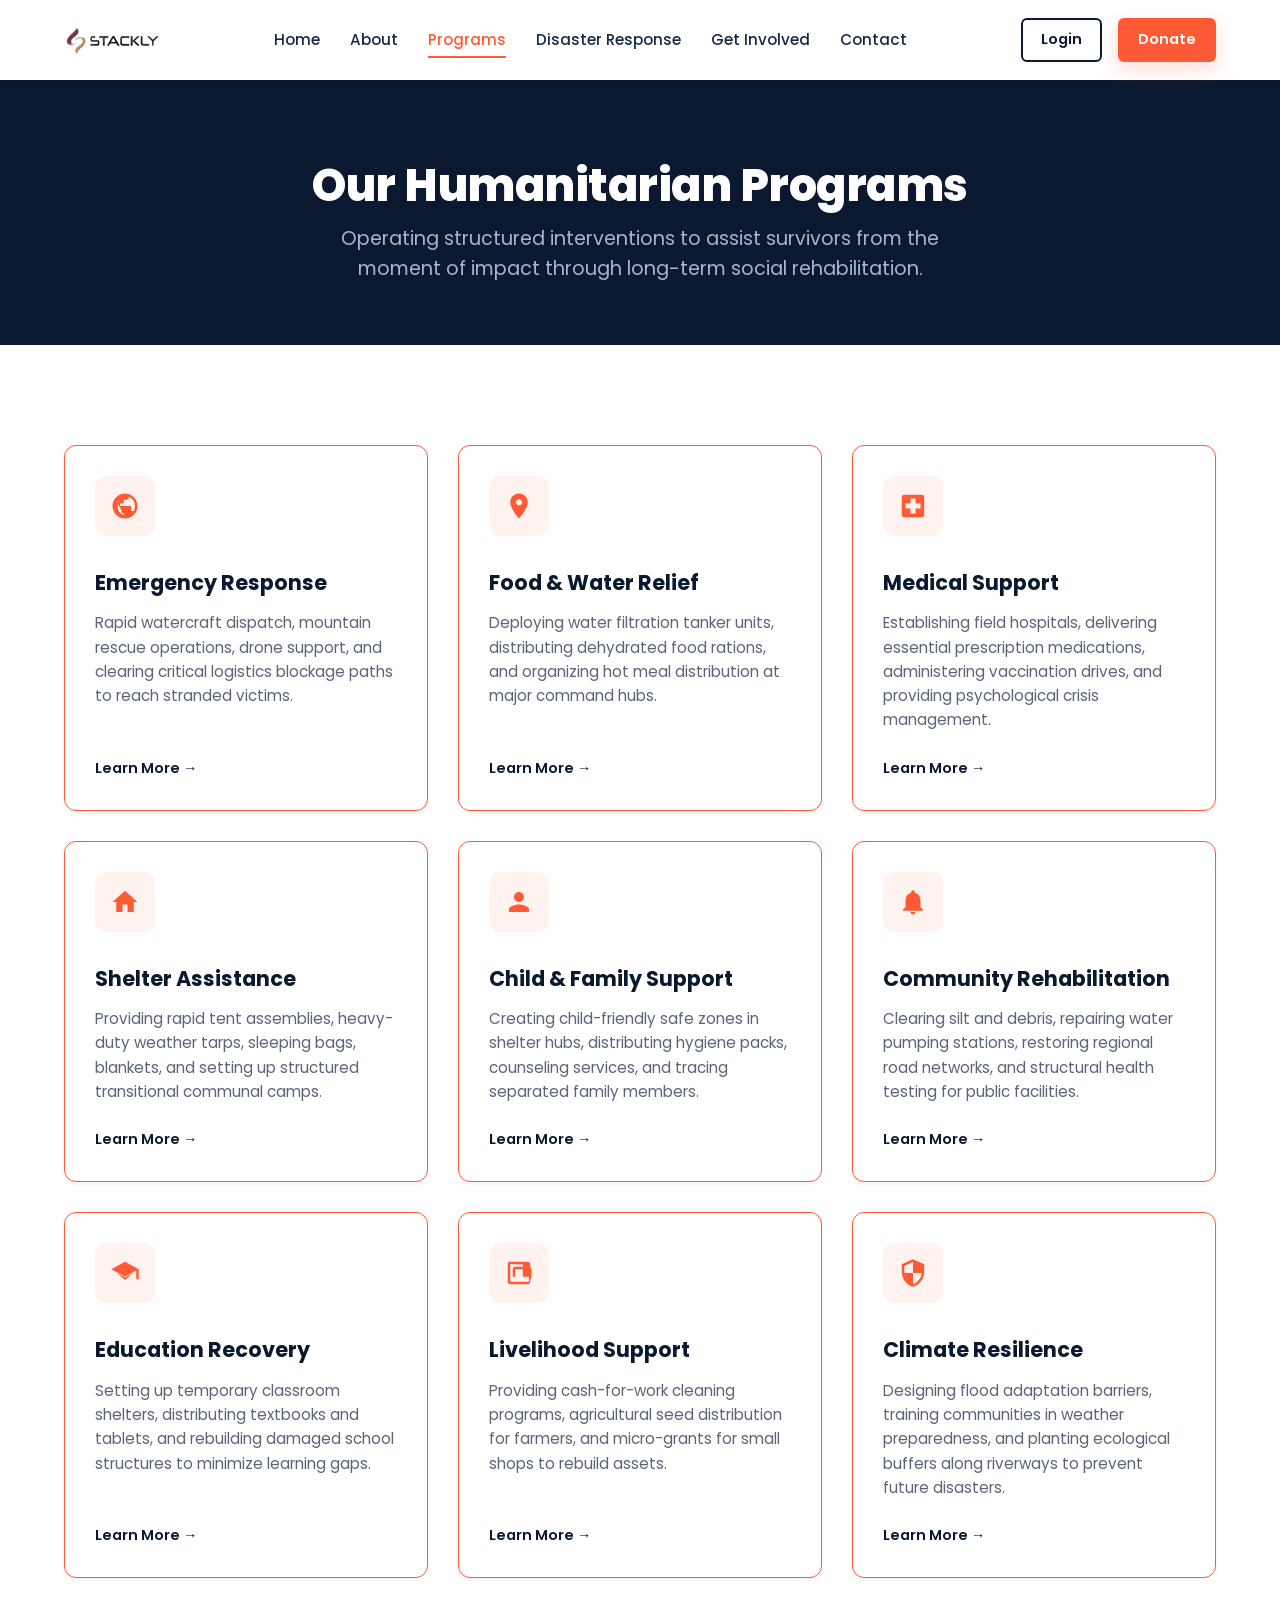
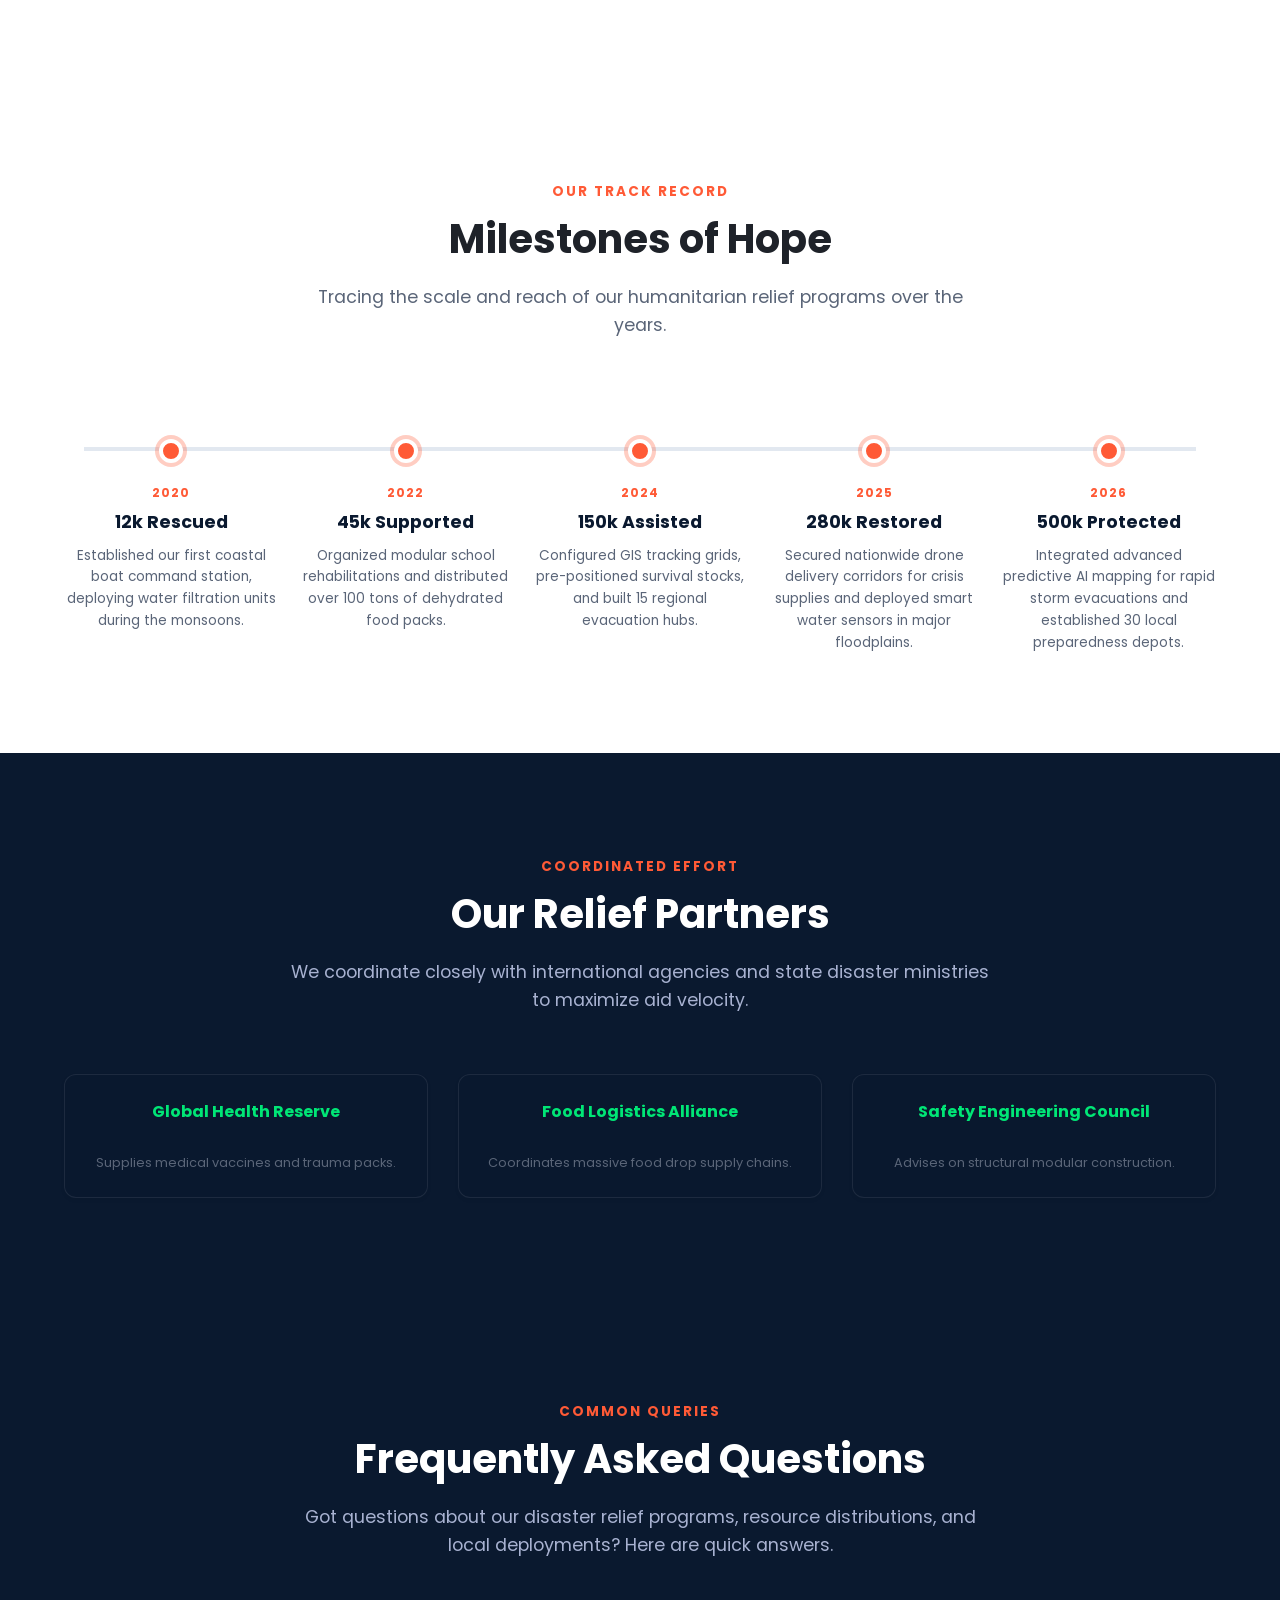
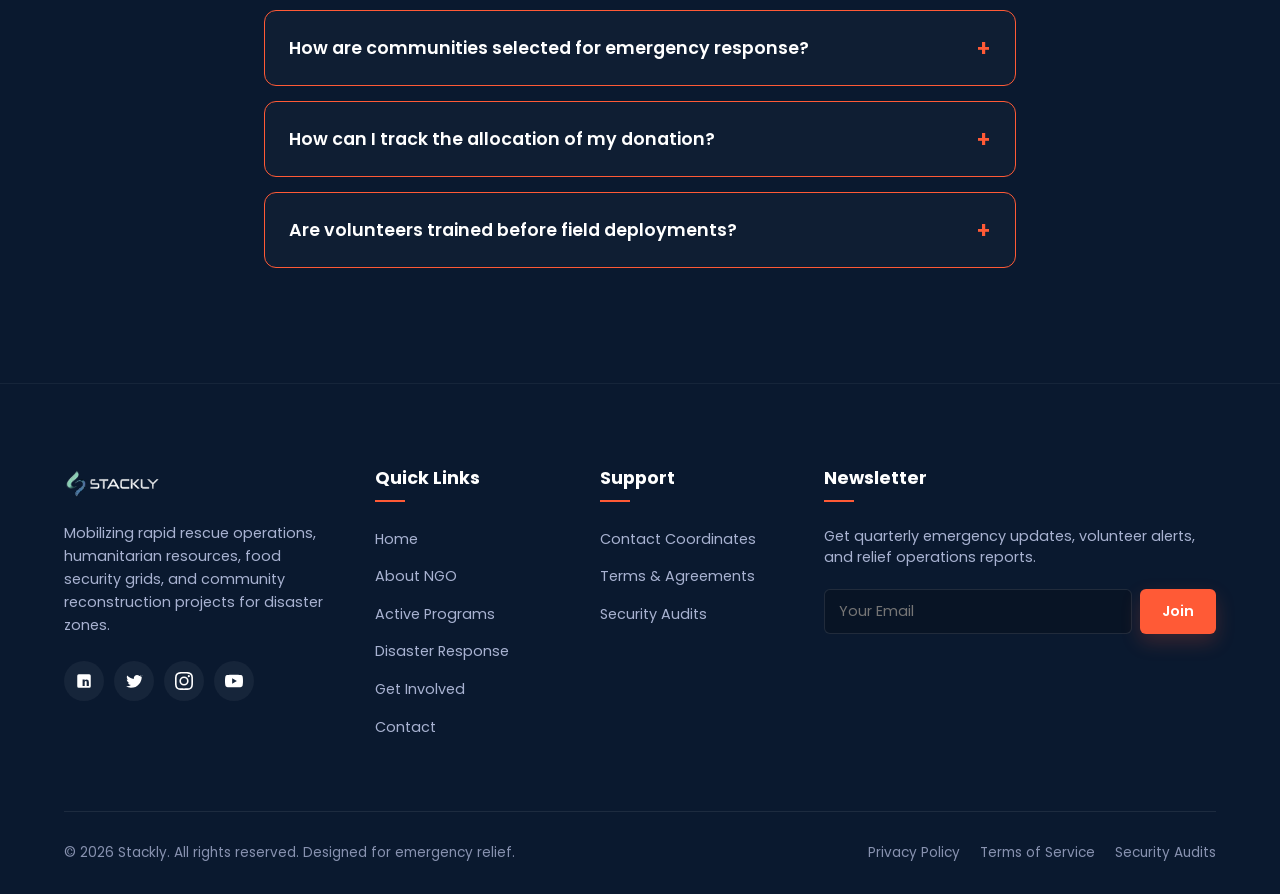
<file: programs.html>
<!DOCTYPE html>
<html lang="en">
<head>
    <meta charset="UTF-8">
    <meta name="viewport" content="width=device-width, initial-scale=1.0">
    <meta name="description" content="Explore the 8 core disaster response and rehabilitation programs managed by Stackly. From search and rescue to education recovery.">
    <title>Humanitarian Programs | Stackly</title>
    <link rel="stylesheet" href="css/style.css?v=6.6">
</head>
<body class="has-fixed-header">

    <!-- STICKY NAVBAR -->
    <header class="header">
        <div class="container">
            <a href="index.html" class="logo" aria-label="Disaster Relief Foundation Home">
                <img src="images/logo.webp" alt="Stackly Logo" style="height: 38px; width: auto; object-fit: contain;">
            </a>
            
            <button class="hamburger" aria-label="Toggle navigation menu" aria-expanded="false">
                <span class="hamburger-box">
                    <span class="hamburger-inner"></span>
                </span>
            </button>
            
            <nav class="nav" aria-label="Main Navigation">
                <div class="nav-menu" id="nav-menu">
                    <!-- Mobile Drawer Header -->
                    <div class="drawer-header">
                        <a href="index.html" class="logo">
                            <img src="images/logo.webp" alt="Stackly Logo" style="height: 34px; width: auto; object-fit: contain;">
                        </a>
                        <button class="drawer-close" aria-label="Close Menu">
                            <svg viewBox="0 0 24 24" style="width: 24px; height: 24px; fill: currentColor;"><path d="M19 6.41L17.59 5 12 10.59 6.41 5 5 6.41 10.59 12 5 17.59 6.41 19 12 13.41 17.59 19 19 17.59 13.41 12z"/></svg>
                        </button>
                    </div>
                    
                    <!-- Mobile Search -->
                    <div class="drawer-search">
                        <div style="position: relative; width: 100%;">
                            <input type="text" placeholder="Search resources..." style="width: 100%; padding: 10px 14px; border-radius: var(--radius-sm); border: 1px solid rgba(255, 255, 255, 0.1); background-color: rgba(0, 0, 0, 0.2); color: white; font-size: 0.9rem;" onkeyup="if(event.key === 'Enter') { window.location.href='404.html'; }">
                            <svg viewBox="0 0 24 24" style="position: absolute; right: 12px; top: 50%; transform: translateY(-50%); width: 16px; height: 16px; fill: rgba(255, 255, 255, 0.4); pointer-events: none;"><path d="M15.5 14h-.79l-.28-.27C15.41 12.59 16 11.11 16 9.5 16 5.91 13.09 3 9.5 3S3 5.91 3 9.5 5.91 16 9.5 16c1.61 0 3.09-.59 4.23-1.57l.27.28v.79l5 4.99L20.49 19l-4.99-5zm-6 0C7.01 14 5 11.99 5 9.5S7.01 5 9.5 5 14 7.01 14 9.5 11.99 14 9.5 14z"/></svg>
                        </div>
                    </div>

                    <!-- Nav Links List -->
                    <ul class="nav-links">
                        <li><a href="index.html" class="nav-link ">Home</a></li>
                        <li><a href="about.html" class="nav-link ">About</a></li>
                        <li><a href="programs.html" class="nav-link active">Programs</a></li>
                        <li><a href="response.html" class="nav-link ">Disaster Response</a></li>
                        <li><a href="involved.html" class="nav-link ">Get Involved</a></li>
                        <li><a href="contact.html" class="nav-link ">Contact</a></li>
                    </ul>
                    
                    <!-- Mobile Actions -->
                    <div class="nav-mobile-cta">
                        <a href="login.html" class="btn btn-secondary btn-block">Login</a>
                        <a href="donate.html" class="btn btn-primary btn-block">Donate</a>
                    </div>
                    
                    <!-- Mobile Contact Info -->
                    <div class="drawer-contact-info">
                        <h5>Contact Info</h5>
                        <p>
                            <svg viewBox="0 0 24 24"><path d="M6.62 10.79c1.44 2.83 3.76 5.14 6.59 6.59l2.2-2.2c.27-.27.67-.36 1.02-.24 1.12.37 2.33.57 3.57.57.55 0 1 .45 1 1V20c0 .55-.45 1-1 1-9.39 0-17-7.61-17-17 0-.55.45-1 1-1h3.5c.55 0 1 .45 1 1 0 1.25.2 2.45.57 3.57.11.35.03.74-.25 1.02l-2.2 2.2z"/></svg>
                            <span>+1 (800) 555-RESCUE</span>
                        </p>
                        <p>
                            <svg viewBox="0 0 24 24"><path d="M20 4H4c-1.1 0-1.99.9-1.99 2L2 18c0 1.1.9 2 2 2h16c1.1 0 2-.9 2-2V6c0-1.1-.9-2-2-2zm0 4l-8 5-8-5V6l8 5 8-5v2z"/></svg>
                            <span>operations@stackly.org</span>
                        </p>
                        <p>
                            <svg viewBox="0 0 24 24"><path d="M12 2C8.13 2 5 5.13 5 9c0 5.25 7 13 7 13s7-7.75 7-13c0-3.87-3.13-7-7-7zm0 9.5c-1.38 0-2.5-1.12-2.5-2.5s1.12-2.5 2.5-2.5 2.5 1.12 2.5 2.5-1.12 2.5-2.5 2.5z"/></svg>
                            <span>102 Safety Boulevard, Washington, DC</span>
                        </p>
                    </div>
                </div>
            </nav>
            
            <div class="nav-actions">
                <a href="login.html" class="btn btn-secondary btn-sm">Login</a>
                <a href="donate.html" class="btn btn-primary btn-sm">Donate</a>
            </div>
        </div>
    </header>

    <main>
        <!-- Hero Header -->
        <section class="hero" style="padding: 80px 0 60px; text-align: center;">
            <div class="container reveal">
                <h1 class="hero-title" style="font-size: 2.8rem; margin-bottom: 12px;">Our Humanitarian Programs</h1>
                <p class="hero-desc" style="margin: 0 auto; max-width: 650px;">
                    Operating structured interventions to assist survivors from the moment of impact through long-term social rehabilitation.
                </p>
            </div>
        </section>

        <!-- Programs Grid Section -->
        <section class="section section-bg-white" aria-label="All Programs Detail">
            <div class="container">
                <div class="programs-grid">
                    
                    <!-- Program 1: Emergency Response -->
                    <div class="program-card reveal" id="rescue">
                        <div class="program-icon-bar">
                            <div class="program-card-icon" aria-hidden="true">
                                <svg viewBox="0 0 24 24"><path d="M12 2C6.48 2 2 6.48 2 12s4.48 10 10 10 10-4.48 10-10S17.52 2 12 2zm1 17.93c-3.95-.49-7-3.85-7-7.93 0-.62.08-1.21.21-1.79L9 15v1c0 1.1.9 2 2 2v1.93zm6.9-2.54c-.26-.81-1-1.39-1.9-1.39h-1v-3c0-.55-.45-1-1-1H8v-2h2c.55 0 1-.45 1-1V7h2c1.1 0 2-.9 2-2v-.41c2.93 1.19 5 4.06 5 7.41 0 2.08-.8 3.97-2.1 5.39z"/></svg>
                            </div>
                        </div>
                        <div class="program-card-body">
                            <h3 class="program-card-title">Emergency Response</h3>
                            <p class="program-card-desc">Rapid watercraft dispatch, mountain rescue operations, drone support, and clearing critical logistics blockage paths to reach stranded victims.</p>
                            <a href="response.html" class="program-card-link">Learn More &rarr;</a>
                        </div>
                    </div>

                    <!-- Program 2: Food & Water Relief -->
                    <div class="program-card reveal" id="food-water">
                        <div class="program-icon-bar">
                            <div class="program-card-icon" aria-hidden="true">
                                <svg viewBox="0 0 24 24"><path d="M12 2C8.14 2 5 5.14 5 9c0 5.25 7 13 7 13s7-7.75 7-13c0-3.86-3.14-7-7-7zm0 9.5c-1.38 0-2.5-1.12-2.5-2.5s1.12-2.5 2.5-2.5 2.5 1.12 2.5 2.5-1.12 2.5-2.5 2.5z"/></svg>
                            </div>
                        </div>
                        <div class="program-card-body">
                            <h3 class="program-card-title">Food &amp; Water Relief</h3>
                            <p class="program-card-desc">Deploying water filtration tanker units, distributing dehydrated food rations, and organizing hot meal distribution at major command hubs.</p>
                            <a href="involved.html" class="program-card-link">Learn More &rarr;</a>
                        </div>
                    </div>

                    <!-- Program 3: Medical Support -->
                    <div class="program-card reveal" id="medical">
                        <div class="program-icon-bar">
                            <div class="program-card-icon" aria-hidden="true">
                                <svg viewBox="0 0 24 24"><path d="M19 3H5c-1.1 0-1.99.9-1.99 2L3 19c0 1.1.9 2 2 2h14c1.1 0 2-.9 2-2V5c0-1.1-.9-2-2-2zm-1 11h-4v4h-4v-4H6v-4h4V6h4v4h4v4z"/></svg>
                            </div>
                        </div>
                        <div class="program-card-body">
                            <h3 class="program-card-title">Medical Support</h3>
                            <p class="program-card-desc">Establishing field hospitals, delivering essential prescription medications, administering vaccination drives, and providing psychological crisis management.</p>
                            <a href="involved.html" class="program-card-link">Learn More &rarr;</a>
                        </div>
                    </div>

                    <!-- Program 4: Shelter Assistance -->
                    <div class="program-card reveal" id="shelter">
                        <div class="program-icon-bar">
                            <div class="program-card-icon" aria-hidden="true">
                                <svg viewBox="0 0 24 24"><path d="M10 20v-6h4v6h5v-8h3L12 3 2 12h3v8z"/></svg>
                            </div>
                        </div>
                        <div class="program-card-body">
                            <h3 class="program-card-title">Shelter Assistance</h3>
                            <p class="program-card-desc">Providing rapid tent assemblies, heavy-duty weather tarps, sleeping bags, blankets, and setting up structured transitional communal camps.</p>
                            <a href="involved.html" class="program-card-link">Learn More &rarr;</a>
                        </div>
                    </div>

                    <!-- Program 5: Child & Family Support -->
                    <div class="program-card reveal" id="child-family">
                        <div class="program-icon-bar">
                            <div class="program-card-icon" aria-hidden="true">
                                <svg viewBox="0 0 24 24"><path d="M12 12c2.21 0 4-1.79 4-4s-1.79-4-4-4-4 1.79-4 4 1.79 4 4 4zm0 2c-2.67 0-8 1.34-8 4v2h16v-2c0-2.66-5.33-4-8-4z"/></svg>
                            </div>
                        </div>
                        <div class="program-card-body">
                            <h3 class="program-card-title">Child &amp; Family Support</h3>
                            <p class="program-card-desc">Creating child-friendly safe zones in shelter hubs, distributing hygiene packs, counseling services, and tracing separated family members.</p>
                            <a href="involved.html" class="program-card-link">Learn More &rarr;</a>
                        </div>
                    </div>

                    <!-- Program 6: Community Rehabilitation -->
                    <div class="program-card reveal" id="recovery">
                        <div class="program-icon-bar">
                            <div class="program-card-icon" aria-hidden="true">
                                <svg viewBox="0 0 24 24"><path d="M12 22c1.1 0 2-.9 2-2h-4c0 1.1.89 2 2 2zm6-6v-5c0-3.07-1.64-5.64-4.5-6.32V4c0-.83-.67-1.5-1.5-1.5s-1.5.67-1.5 1.5v.68C7.63 5.36 6 7.92 6 11v5l-2 2v1h16v-1l-2-2z"/></svg>
                            </div>
                        </div>
                        <div class="program-card-body">
                            <h3 class="program-card-title">Community Rehabilitation</h3>
                            <p class="program-card-desc">Clearing silt and debris, repairing water pumping stations, restoring regional road networks, and structural health testing for public facilities.</p>
                            <a href="involved.html" class="program-card-link">Learn More &rarr;</a>
                        </div>
                    </div>

                    <!-- Program 7: Education Recovery -->
                    <div class="program-card reveal" id="education">
                        <div class="program-icon-bar">
                            <div class="program-card-icon" aria-hidden="true">
                                <svg viewBox="0 0 24 24"><path d="M12 3L1 9l11 6 9-4.91V17h2V9L12 3zM5.49 12.18l-3.32-1.8L12 15.5l9.83-5.12-3.32 1.8L12 17.5l-6.51-5.32z"/></svg>
                            </div>
                        </div>
                        <div class="program-card-body">
                            <h3 class="program-card-title">Education Recovery</h3>
                            <p class="program-card-desc">Setting up temporary classroom shelters, distributing textbooks and tablets, and rebuilding damaged school structures to minimize learning gaps.</p>
                            <a href="involved.html" class="program-card-link">Learn More &rarr;</a>
                        </div>
                    </div>

                    <!-- Program 8: Livelihood Support -->
                    <div class="program-card reveal" id="livelihood">
                        <div class="program-icon-bar">
                            <div class="program-card-icon" aria-hidden="true">
                                <svg viewBox="0 0 24 24"><path d="M21 7.28V5c0-1.1-.9-2-2-2H5c-1.11 0-2 .9-2 2v14c0 1.1.89 2 2 2h14c1.1 0 2-.9 2-2v-2.28c.59-.35 1-.98 1-1.72V9c0-.74-.41-1.37-1-1.72zM20 9v6h-5V9h5zM5 19V5h10v2H9c-1.1 0-2 .9-2 2v6h2V9h11v10H5z"/></svg>
                            </div>
                        </div>
                        <div class="program-card-body">
                            <h3 class="program-card-title">Livelihood Support</h3>
                            <p class="program-card-desc">Providing cash-for-work cleaning programs, agricultural seed distribution for farmers, and micro-grants for small shops to rebuild assets.</p>
                            <a href="involved.html" class="program-card-link">Learn More &rarr;</a>
                        </div>
                    </div>

                    <!-- Program 9: Climate Resilience -->
                    <div class="program-card reveal" id="resilience">
                        <div class="program-icon-bar">
                            <div class="program-card-icon" aria-hidden="true">
                                <svg viewBox="0 0 24 24"><path d="M12 1L3 5v6c0 5.55 3.84 10.74 9 12 5.16-1.26 9-6.45 9-12V5l-9-4zm0 10.99h7c-.53 4.12-3.28 7.79-7 8.94V12H5V6.3l7-3.11v8.8z"/></svg>
                            </div>
                        </div>
                        <div class="program-card-body">
                            <h3 class="program-card-title">Climate Resilience</h3>
                            <p class="program-card-desc">Designing flood adaptation barriers, training communities in weather preparedness, and planting ecological buffers along riverways to prevent future disasters.</p>
                            <a href="involved.html" class="program-card-link">Learn More &rarr;</a>
                        </div>
                    </div>

                </div>
            </div>
        </section>

        <!-- Section 3: Impact Milestones Timeline -->
        <section class="section section-bg-white" aria-label="Operational Milestones">
            <div class="container">
                <div class="section-header reveal">
                    <span class="section-tag">Our Track Record</span>
                    <h2 class="section-title">Milestones of Hope</h2>
                    <p class="section-desc">Tracing the scale and reach of our humanitarian relief programs over the years.</p>
                </div>
                
                <div class="timeline-horizontal reveal" style="margin-top: 40px;">
                    <!-- Milestone 1 -->
                    <div class="timeline-h-step active">
                        <div class="timeline-h-node"></div>
                        <div class="timeline-h-content">
                            <span class="timeline-h-badge">2020</span>
                            <h3 class="timeline-h-title">12k Rescued</h3>
                            <p class="timeline-h-desc">Established our first coastal boat command station, deploying water filtration units during the monsoons.</p>
                        </div>
                    </div>
                    <!-- Milestone 2 -->
                    <div class="timeline-h-step active">
                        <div class="timeline-h-node"></div>
                        <div class="timeline-h-content">
                            <span class="timeline-h-badge">2022</span>
                            <h3 class="timeline-h-title">45k Supported</h3>
                            <p class="timeline-h-desc">Organized modular school rehabilitations and distributed over 100 tons of dehydrated food packs.</p>
                        </div>
                    </div>
                    <!-- Milestone 3 -->
                    <div class="timeline-h-step active">
                        <div class="timeline-h-node"></div>
                        <div class="timeline-h-content">
                            <span class="timeline-h-badge">2024</span>
                            <h3 class="timeline-h-title">150k Assisted</h3>
                            <p class="timeline-h-desc">Configured GIS tracking grids, pre-positioned survival stocks, and built 15 regional evacuation hubs.</p>
                        </div>
                    </div>
                    <!-- Milestone 4 -->
                    <div class="timeline-h-step active">
                        <div class="timeline-h-node"></div>
                        <div class="timeline-h-content">
                            <span class="timeline-h-badge">2025</span>
                            <h3 class="timeline-h-title">280k Restored</h3>
                            <p class="timeline-h-desc">Secured nationwide drone delivery corridors for crisis supplies and deployed smart water sensors in major floodplains.</p>
                        </div>
                    </div>
                    <!-- Milestone 5 -->
                    <div class="timeline-h-step active">
                        <div class="timeline-h-node"></div>
                        <div class="timeline-h-content">
                            <span class="timeline-h-badge">2026</span>
                            <h3 class="timeline-h-title">500k Protected</h3>
                            <p class="timeline-h-desc">Integrated advanced predictive AI mapping for rapid storm evacuations and established 30 local preparedness depots.</p>
                        </div>
                    </div>
                </div>
            </div>
        </section>

        <!-- Section 4: Operational Partners -->
        <section class="section section-bg-dark" aria-label="Partner Agencies">
            <div class="container">
                <div class="section-header reveal">
                    <span class="section-tag">Coordinated Effort</span>
                    <h2 class="section-title" style="color: white;">Our Relief Partners</h2>
                    <p class="section-desc">We coordinate closely with international agencies and state disaster ministries to maximize aid velocity.</p>
                </div>
                
                <div style="display: grid; grid-template-columns: repeat(auto-fit, minmax(200px, 1fr)); gap: 30px; margin-top: 40px; text-align: center;">
                    <div class="dashboard-card" style="padding: 24px; border: 1px solid rgba(255,255,255,0.08); background-color: rgba(10,25,47,0.3); display: flex; flex-direction: column; align-items: center; justify-content: center;">
                        <h4 style="color: #00E676; margin-bottom: 8px; font-weight: 700;">Global Health Reserve</h4>
                        <p style="font-size: 0.8rem; color: var(--color-text-muted); margin: 0;">Supplies medical vaccines and trauma packs.</p>
                    </div>
                    <div class="dashboard-card" style="padding: 24px; border: 1px solid rgba(255,255,255,0.08); background-color: rgba(10,25,47,0.3); display: flex; flex-direction: column; align-items: center; justify-content: center;">
                        <h4 style="color: #00E676; margin-bottom: 8px; font-weight: 700;">Food Logistics Alliance</h4>
                        <p style="font-size: 0.8rem; color: var(--color-text-muted); margin: 0;">Coordinates massive food drop supply chains.</p>
                    </div>
                    <div class="dashboard-card" style="padding: 24px; border: 1px solid rgba(255,255,255,0.08); background-color: rgba(10,25,47,0.3); display: flex; flex-direction: column; align-items: center; justify-content: center;">
                        <h4 style="color: #00E676; margin-bottom: 8px; font-weight: 700;">Safety Engineering Council</h4>
                        <p style="font-size: 0.8rem; color: var(--color-text-muted); margin: 0;">Advises on structural modular construction.</p>
                    </div>
                </div>
            </div>
        </section>

        <!-- Section 5: Frequently Asked Questions -->
        <section class="section section-bg-dark" id="faqs" aria-label="Program FAQs">
            <div class="container" style="max-width: 800px;">
                <div class="section-header" style="text-align: center; margin-bottom: 50px;">
                    <span class="section-tag">Common Queries</span>
                    <h2 class="section-title">Frequently Asked Questions</h2>
                    <p class="section-desc">Got questions about our disaster relief programs, resource distributions, and local deployments? Here are quick answers.</p>
                </div>

                <div class="faq-accordion">
                    <!-- FAQ 1 -->
                    <div class="faq-item" style="margin-bottom: 15px; border: 1px solid var(--color-secondary); border-radius: var(--radius-md); overflow: hidden; background-color: rgba(255, 255, 255, 0.02); transition: var(--transition-normal);">
                        <button class="faq-trigger" style="width: 100%; display: flex; justify-content: space-between; align-items: center; padding: 20px 24px; background: transparent; border: none; color: white; font-size: 1.1rem; font-weight: 600; cursor: pointer; text-align: left;" aria-expanded="false">
                            <span>How are communities selected for emergency response?</span>
                            <span class="faq-icon" style="transition: transform 0.3s ease; color: var(--color-secondary); font-size: 1.4rem;">&plus;</span>
                        </button>
                        <div class="faq-content" style="max-height: 0; overflow: hidden; transition: max-height 0.3s ease-out; padding: 0 24px; color: rgba(255, 255, 255, 0.7); font-size: 0.95rem; line-height: 1.6;">
                            <p style="padding-bottom: 20px; margin: 0;">We partner with regional meteorology agencies, civil defense teams, and local rescue operators. Based on severity maps and distress alerts, we dispatch teams to high-risk areas within hours.</p>
                        </div>
                    </div>

                    <!-- FAQ 2 -->
                    <div class="faq-item" style="margin-bottom: 15px; border: 1px solid var(--color-secondary); border-radius: var(--radius-md); overflow: hidden; background-color: rgba(255, 255, 255, 0.02); transition: var(--transition-normal);">
                        <button class="faq-trigger" style="width: 100%; display: flex; justify-content: space-between; align-items: center; padding: 20px 24px; background: transparent; border: none; color: white; font-size: 1.1rem; font-weight: 600; cursor: pointer; text-align: left;" aria-expanded="false">
                            <span>How can I track the allocation of my donation?</span>
                            <span class="faq-icon" style="transition: transform 0.3s ease; color: var(--color-secondary); font-size: 1.4rem;">&plus;</span>
                        </button>
                        <div class="faq-content" style="max-height: 0; overflow: hidden; transition: max-height 0.3s ease-out; padding: 0 24px; color: rgba(255, 255, 255, 0.7); font-size: 0.95rem; line-height: 1.6;">
                            <p style="padding-bottom: 20px; margin: 0;">We operate a transparent funding ledger. 92% of all donations go directly to relief operations. Regular updates, auditing logs, and resource distribution reports are posted to your dashboard.</p>
                        </div>
                    </div>

                    <!-- FAQ 3 -->
                    <div class="faq-item" style="margin-bottom: 15px; border: 1px solid var(--color-secondary); border-radius: var(--radius-md); overflow: hidden; background-color: rgba(255, 255, 255, 0.02); transition: var(--transition-normal);">
                        <button class="faq-trigger" style="width: 100%; display: flex; justify-content: space-between; align-items: center; padding: 20px 24px; background: transparent; border: none; color: white; font-size: 1.1rem; font-weight: 600; cursor: pointer; text-align: left;" aria-expanded="false">
                            <span>Are volunteers trained before field deployments?</span>
                            <span class="faq-icon" style="transition: transform 0.3s ease; color: var(--color-secondary); font-size: 1.4rem;">&plus;</span>
                        </button>
                        <div class="faq-content" style="max-height: 0; overflow: hidden; transition: max-height 0.3s ease-out; padding: 0 24px; color: rgba(255, 255, 255, 0.7); font-size: 0.95rem; line-height: 1.6;">
                            <p style="padding-bottom: 20px; margin: 0;">Yes, all volunteers undergo response, crowd management, and field logistics training. Specialized teams like search and rescue or medical aid require verified professional credentials.</p>
                        </div>
                    </div>
                </div>
            </div>
        </section>
    </main>

    <!-- FOOTER -->
    <footer class="footer">
        <div class="container">
            <div class="footer-grid">
                <!-- Col 1 -->
                <div class="footer-col-brand">
                    <a href="index.html" class="logo" style="margin-bottom: 20px; display: inline-flex;" aria-label="Disaster Relief Foundation Home">
                        <img src="images/logo.webp" alt="Stackly Logo" style="height: 38px; width: auto; object-fit: contain;">
                    </a>
                    <p>Mobilizing rapid rescue operations, humanitarian resources, food security grids, and community reconstruction projects for disaster zones.</p>
                    <div class="contact-socials" style="margin-top: 20px; padding-top: 0; border: none; display: flex; gap: 10px;">
                        <a href="404.html" class="social-circle" aria-label="Facebook Link">
                            <svg viewBox="0 0 24 24" style="width: 18px; height: 18px; fill: currentColor;"><path d="M19 3a2 2 0 0 1 2 2v14a2 2 0 0 1-2 2H5a2 2 0 0 1-2-2V5a2 2 0 0 1 2-2h14m-.5 15.5v-5.3a3.26 3.26 0 0 0-3.26-3.26c-.85 0-1.84.52-2.32 1.3v-1.11h-2.8v8.37h2.8v-4.87c0-.26.05-.53.13-.72a1.37 1.37 0 0 1 1.25-.92c.67 0 1.24.55 1.24 1.33v5.18h2.96z"/></svg>
                        </a>
                        <a href="404.html" class="social-circle" aria-label="Twitter Link">
                            <svg viewBox="0 0 24 24" style="width: 18px; height: 18px; fill: currentColor;"><path d="M22.46 6c-.77.35-1.6.58-2.46.69.88-.53 1.56-1.37 1.88-2.38-.83.5-1.75.85-2.72 1.05C18.37 4.5 17.26 4 16 4c-2.35 0-4.27 1.92-4.27 4.29 0 .34.04.67.11.98C8.28 9.09 5.11 7.38 3 4.79c-.37.63-.58 1.37-.58 2.15 0 1.49.75 2.81 1.91 3.56-.7 0-1.37-.2-1.95-.53v.05c0 2.08 1.48 3.82 3.44 4.21a4.22 4.22 0 0 1-1.93.07 4.28 4.28 0 0 0 4 2.98 8.6 8.6 0 0 1-5.36 1.85c-.35 0-.69-.02-1.03-.06C2.92 20.29 5.3 21 7.8 21c9.38 0 14.5-7.77 14.5-14.5 0-.22 0-.44-.01-.66.99-.73 1.86-1.64 2.54-2.68z"/></svg>
                        </a>
                        <a href="404.html" class="social-circle" aria-label="Instagram Link">
                            <svg viewBox="0 0 24 24" style="width: 18px; height: 18px; fill: currentColor;"><path d="M12 2.163c3.204 0 3.584.012 4.85.07 3.252.148 4.771 1.691 4.919 4.919.058 1.265.069 1.645.069 4.849 0 3.205-.012 3.584-.069 4.849-.149 3.225-1.664 4.771-4.919 4.919-1.266.058-1.644.07-4.85.07-3.204 0-3.584-.012-4.849-.07-3.26-.149-4.771-1.699-4.919-4.92-.058-1.265-.07-1.644-.07-4.849 0-3.204.013-3.583.07-4.849.149-3.227 1.664-4.771 4.919-4.919 1.266-.057 1.645-.069 4.849-.069zM12 0C8.741 0 8.333.014 7.053.072 2.695.272.273 2.69.073 7.051.014 8.333 0 8.741 0 12c0 3.259.014 3.668.072 4.948.2 4.358 2.618 6.78 6.98 6.98 1.281.058 1.689.072 4.948.072 3.259 0 3.668-.014 4.948-.072 4.354-.2 6.782-2.618 6.979-6.98.059-1.28.073-1.689.073-4.948 0-3.259-.014-3.667-.072-4.947-.196-4.354-2.617-6.78-6.979-6.98C15.668.014 15.259 0 12 0zm0 5.838a6.162 6.162 0 1 0 0 12.324 6.162 6.162 0 0 0 0-12.324zM12 16a4 4 0 1 1 0-8 4 4 0 0 1 0 8zm6.406-11.845a1.44 1.44 0 1 0 0 2.881 1.44 1.44 0 0 0 0-2.881z"/></svg>
                        </a>
                        <a href="404.html" class="social-circle" aria-label="YouTube Link">
                            <svg viewBox="0 0 24 24" style="width: 18px; height: 18px; fill: currentColor;"><path d="M23.498 6.163a3.003 3.003 0 0 0-2.11-2.11C19.518 3.545 12 3.545 12 3.545s-7.518 0-9.388.508a3.003 3.003 0 0 0-2.11 2.11C0 8.033 0 12 0 12s0 3.967.502 5.837a3.003 3.003 0 0 0 2.11 2.11c1.87.508 9.388.508 9.388.508s7.518 0 9.388-.508a3.003 3.003 0 0 0 2.11-2.11C24 15.967 24 12 24 12s0-3.967-.502-5.837zM9.545 15.568V8.432L15.818 12l-6.273 3.568z"/></svg>
                        </a>
                    </div>
                </div>
                <!-- Col 2 -->
                <div>
                    <h3 class="footer-col-title">Quick Links</h3>
                    <ul class="footer-links">
                        <li><a href="index.html">Home</a></li>
                        <li><a href="about.html">About NGO</a></li>
                        <li><a href="programs.html">Active Programs</a></li>
                        <li><a href="response.html">Disaster Response</a></li>
                        <li><a href="involved.html">Get Involved</a></li>
                        <li><a href="contact.html">Contact</a></li>
                    </ul>
                </div>
                <!-- Col 3 -->
                <div>
                    <h3 class="footer-col-title">Support</h3>
                    <ul class="footer-links">
                        <li><a href="contact.html">Contact Coordinates</a></li>
                        <li><a href="404.html">Terms &amp; Agreements</a></li>
                        <li><a href="404.html">Security Audits</a></li>
                    </ul>
                </div>
                <!-- Col 4 -->
                <div>
                    <h3 class="footer-col-title">Newsletter</h3>
                    <p style="color: #A8B2D1; font-size: 0.9rem; margin-bottom: 20px; line-height: 1.5;">
                        Get quarterly emergency updates, volunteer alerts, and relief operations reports.
                    </p>
                    <form id="footer-newsletter-form" style="display: flex; gap: 8px;">
                        <input type="email" placeholder="Your Email" style="flex-grow: 1; padding: 10px 14px; border-radius: var(--radius-sm); border: 1px solid rgba(255, 255, 255, 0.1); background-color: rgba(0, 0, 0, 0.2); color: white; font-size: 0.9rem;" required>
                        <button type="submit" class="btn btn-primary btn-sm" style="padding: 10px 20px; border-radius: var(--radius-sm);">Join</button>
                    </form>
                </div>
            </div>
            
            <div class="footer-bottom">
                <p>&copy; 2026 Stackly. All rights reserved. Designed for emergency relief.</p>
                <div class="footer-bottom-links">
                    <a href="404.html">Privacy Policy</a>
                    <a href="404.html">Terms of Service</a>
                    <a href="404.html">Security Audits</a>
                </div>
            </div>
        </div>
    </footer>

    <script src="js/main.js?v=2.7"></script>
</body>
</html>
</file>
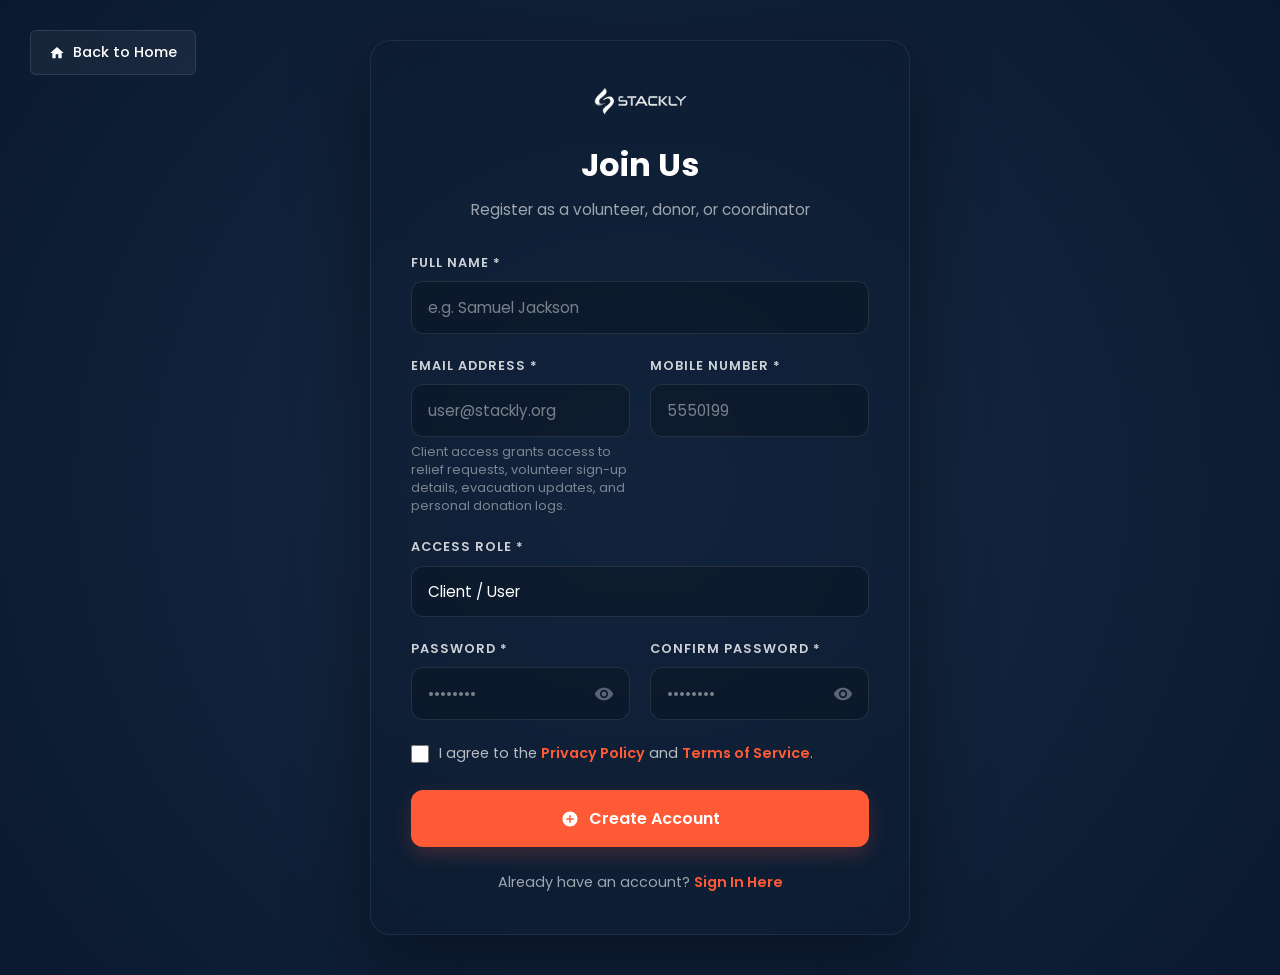
<file: register.html>
<!DOCTYPE html>
<html lang="en">
<head>
    <meta charset="UTF-8">
    <meta name="viewport" content="width=device-width, initial-scale=1.0">
    <meta name="description" content="Register an account with the Disaster Relief Foundation as a volunteer, donor, or regional coordinator.">
    <title>Register | Disaster Relief Foundation</title>
    <link rel="stylesheet" href="css/style.css?v=6.6">
</head>
<body class="auth-page" style="padding: 40px 24px;">

    <!-- Back to Home Button in top left -->
    <a href="index.html" class="back-to-home" aria-label="Return to homepage">
        <svg viewBox="0 0 24 24" aria-hidden="true"><path d="M10 20v-6h4v6h5v-8h3L12 3 2 12h3v8z"/></svg>
        <span>Back to Home</span>
    </a>

    <!-- Center Auth Card -->
    <div class="auth-card" style="max-width: 540px;">
        <div class="auth-header">
            <!-- Stackly Logo -->
            <img src="images/logo.webp" alt="Stackly Logo" style="height: 38px; width: auto; object-fit: contain; margin: 0 auto 20px; display: block; filter: brightness(0) invert(1);">
            <h2>Join Us</h2>
            <p>Register as a volunteer, donor, or coordinator</p>
        </div>
        
        <form id="register-active-form" data-validate>
            <!-- Full Name -->
            <div class="form-group">
                <label class="form-label" for="fullname">Full Name *</label>
                <input type="text" id="fullname" name="fullname" class="form-control" placeholder="e.g. Samuel Jackson" required>
            </div>
            
            <div class="form-row">
                <!-- Email Address -->
                <div class="form-group">
                    <label class="form-label" for="email">Email Address *</label>
                    <input type="email" id="email" name="email" class="form-control" placeholder="user@stackly.org" required>
                    <p id="role-help-desc" style="font-size: 0.8rem; color: rgba(255, 255, 255, 0.45); margin-top: 6px; line-height: 1.4; transition: opacity 0.3s;"></p>
                </div>
                <!-- Mobile Number -->
                <div class="form-group">
                    <label class="form-label" for="mobile">Mobile Number *</label>
                    <input type="tel" id="mobile" name="mobile" class="form-control" placeholder="5550199" required>
                </div>
            </div>
            
            <!-- Access Role -->
            <div class="form-group">
                <label class="form-label" for="role">Access Role *</label>
                <select id="role" name="role" class="form-control" required style="cursor: pointer; appearance: none; -webkit-appearance: none;">
                    <option value="user" selected>Client / User</option>
                    <option value="admin">EOC Administrator</option>
                </select>
            </div>
            
            <div class="form-row">
                <!-- Password -->
                <div class="form-group">
                    <label class="form-label" for="password">Password *</label>
                    <div class="password-input-wrapper">
                        <input type="password" id="password" name="password" class="form-control" placeholder="••••••••" required>
                        <button type="button" class="password-toggle-icon" aria-label="Toggle password visibility" style="top: 50%; right: 16px;">
                            <svg viewBox="0 0 24 24"><path d="M12 4.5C7 4.5 2.73 7.61 1 12c1.73 4.39 6 7.5 11 7.5s9.27-3.11 11-7.5c-1.73-4.39-6-7.5-11-7.5zM12 17c-2.76 0-5-2.24-5-5s2.24-5 5-5 5 2.24 5 5-2.24 5-5 5zm0-8c-1.66 0-3 1.34-3 3s1.34 3 3 3 3-1.34 3-3-1.34-3-3-3z"/></svg>
                        </button>
                    </div>
                </div>
                <!-- Confirm Password -->
                <div class="form-group">
                    <label class="form-label" for="confirm-password">Confirm Password *</label>
                    <div class="password-input-wrapper">
                        <input type="password" id="confirm-password" name="confirm-password" class="form-control" placeholder="••••••••" required>
                        <button type="button" class="password-toggle-icon" aria-label="Toggle password visibility" style="top: 50%; right: 16px;">
                            <svg viewBox="0 0 24 24"><path d="M12 4.5C7 4.5 2.73 7.61 1 12c1.73 4.39 6 7.5 11 7.5s9.27-3.11 11-7.5c-1.73-4.39-6-7.5-11-7.5zM12 17c-2.76 0-5-2.24-5-5s2.24-5 5-5 5 2.24 5 5-2.24 5-5 5zm0-8c-1.66 0-3 1.34-3 3s1.34 3 3 3 3-1.34 3-3-1.34-3-3-3z"/></svg>
                        </button>
                    </div>
                </div>
            </div>
            
            <!-- Terms Accept -->
            <div class="form-check" style="margin-bottom: 25px;">
                <input type="checkbox" id="terms" name="terms" class="form-check-input" required data-field-name="Terms and Conditions">
                <label class="form-check-label" for="terms">
                    I agree to the <a href="404.html">Privacy Policy</a> and <a href="404.html">Terms of Service</a>.
                </label>
            </div>
            
            <!-- Sign Up button -->
            <button type="submit" class="btn btn-primary btn-block" style="gap: 10px;">
                <svg viewBox="0 0 24 24" style="width: 18px; height: 18px; fill: currentColor;" aria-hidden="true"><path d="M12 2C6.48 2 2 6.48 2 12s4.48 10 10 10 10-4.48 10-10S17.52 2 12 2zm5 11h-4v4h-2v-4H7v-2h4V7h2v4h4v2z"/></svg>
                <span>Create Account</span>
            </button>
        </form>
        
        <!-- Footer Sign In link -->
        <div class="auth-footer">
            <p>Already have an account? <a href="login.html">Sign In Here</a></p>
        </div>
    </div>

    <script src="js/validation.js?v=1.4"></script>
    <script src="js/main.js?v=2.7"></script>
</body>
</html>
</file>
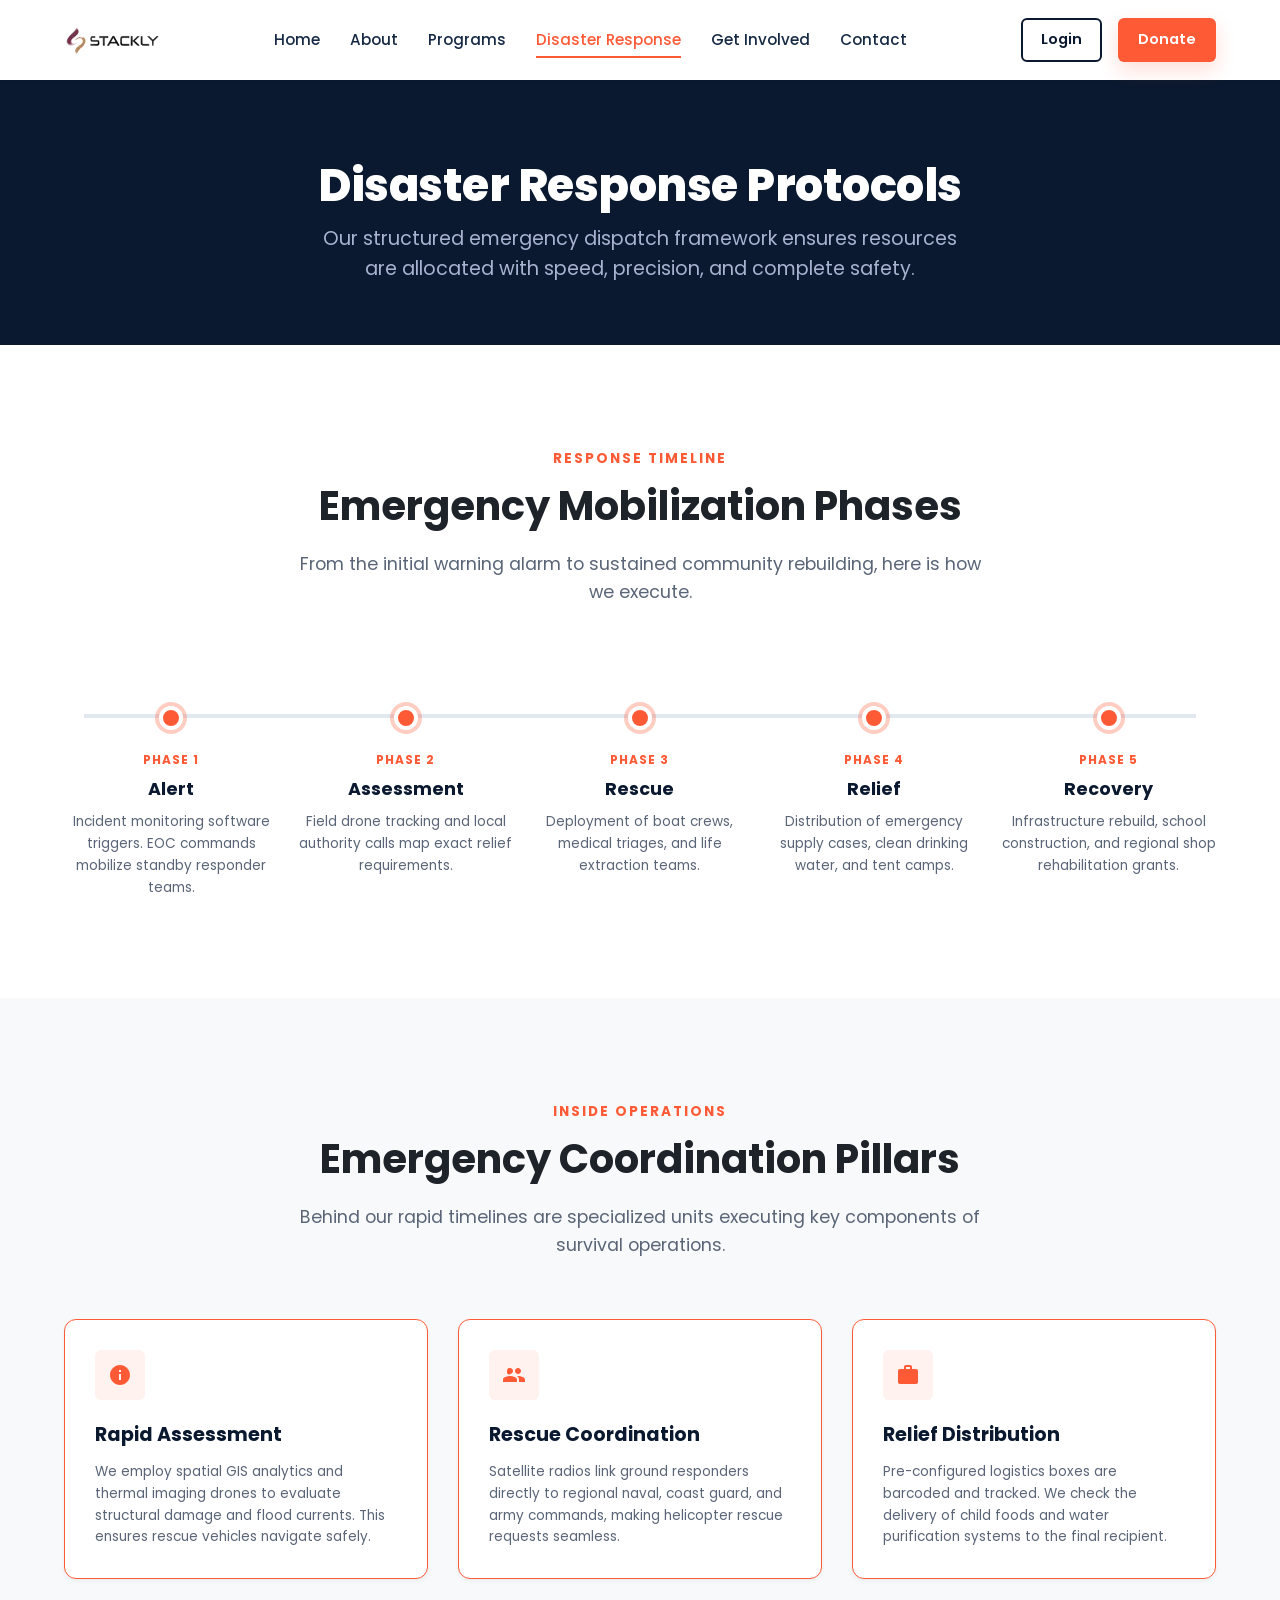
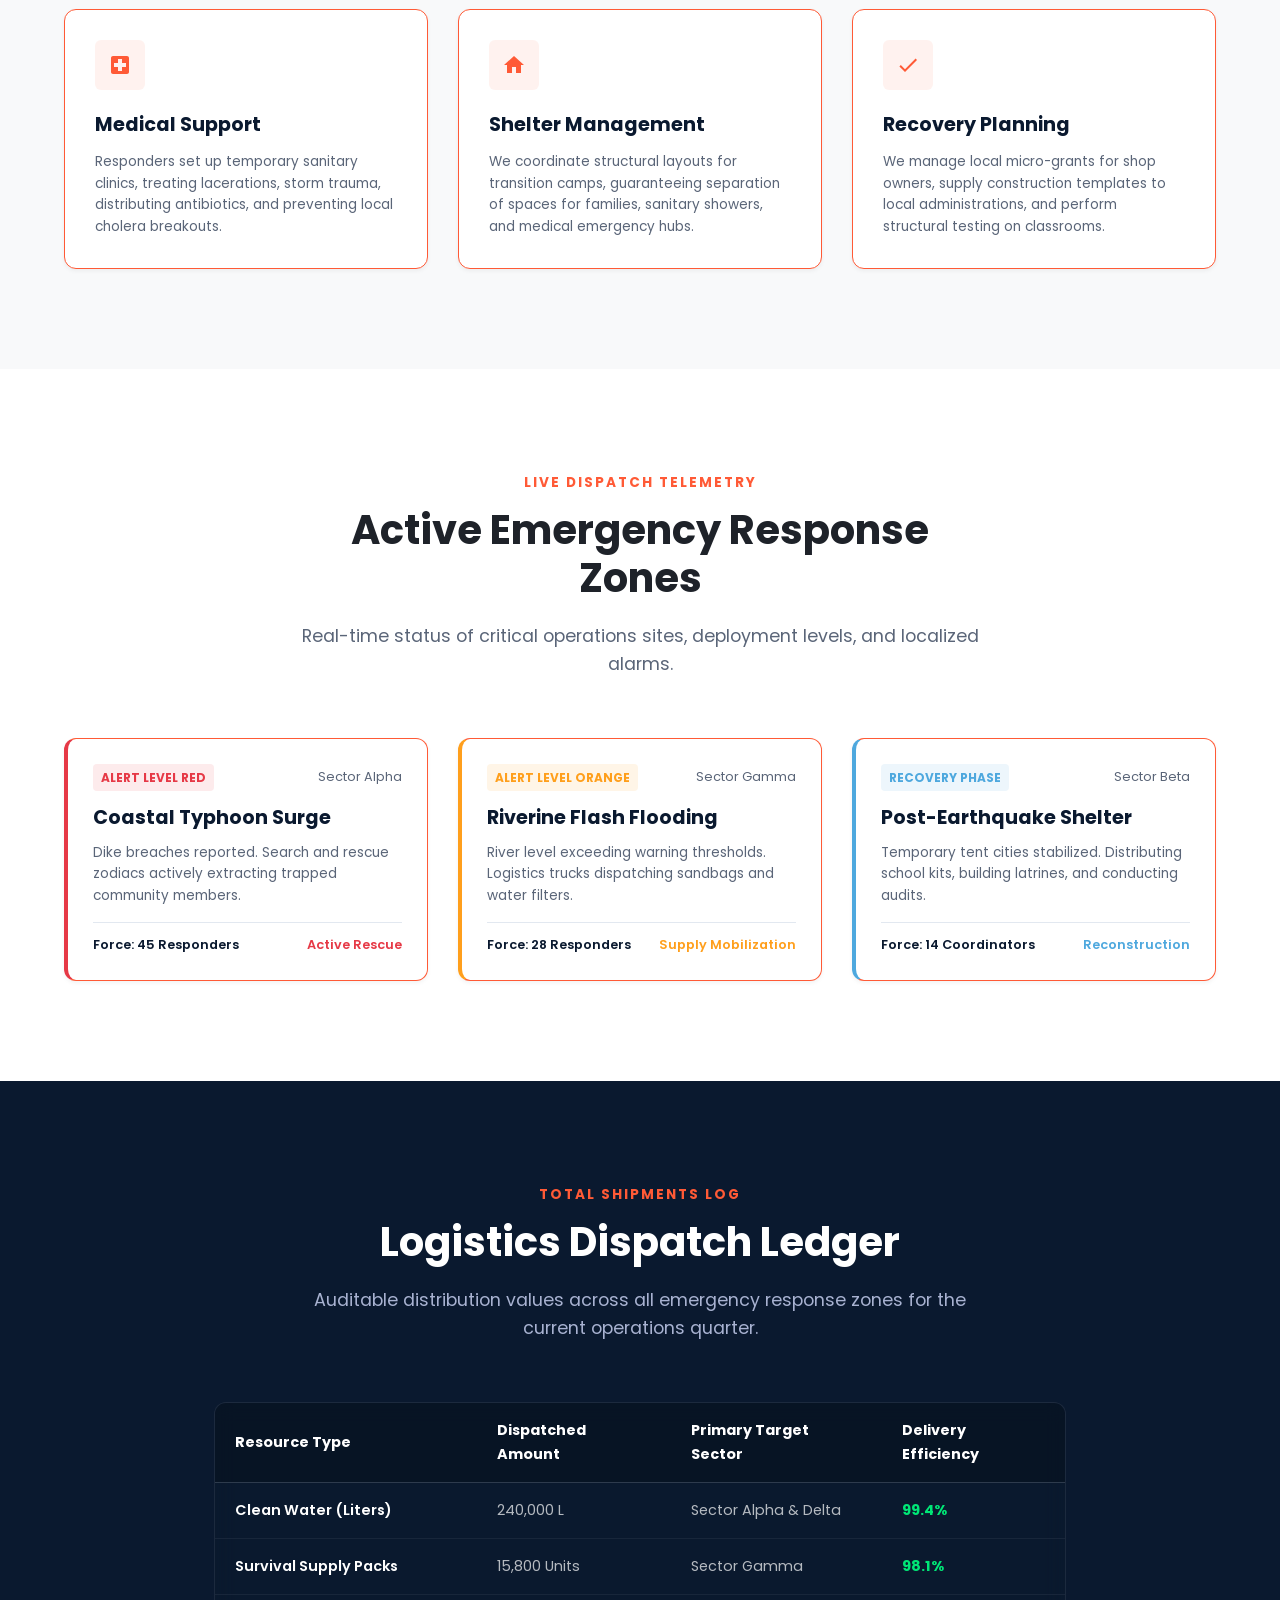
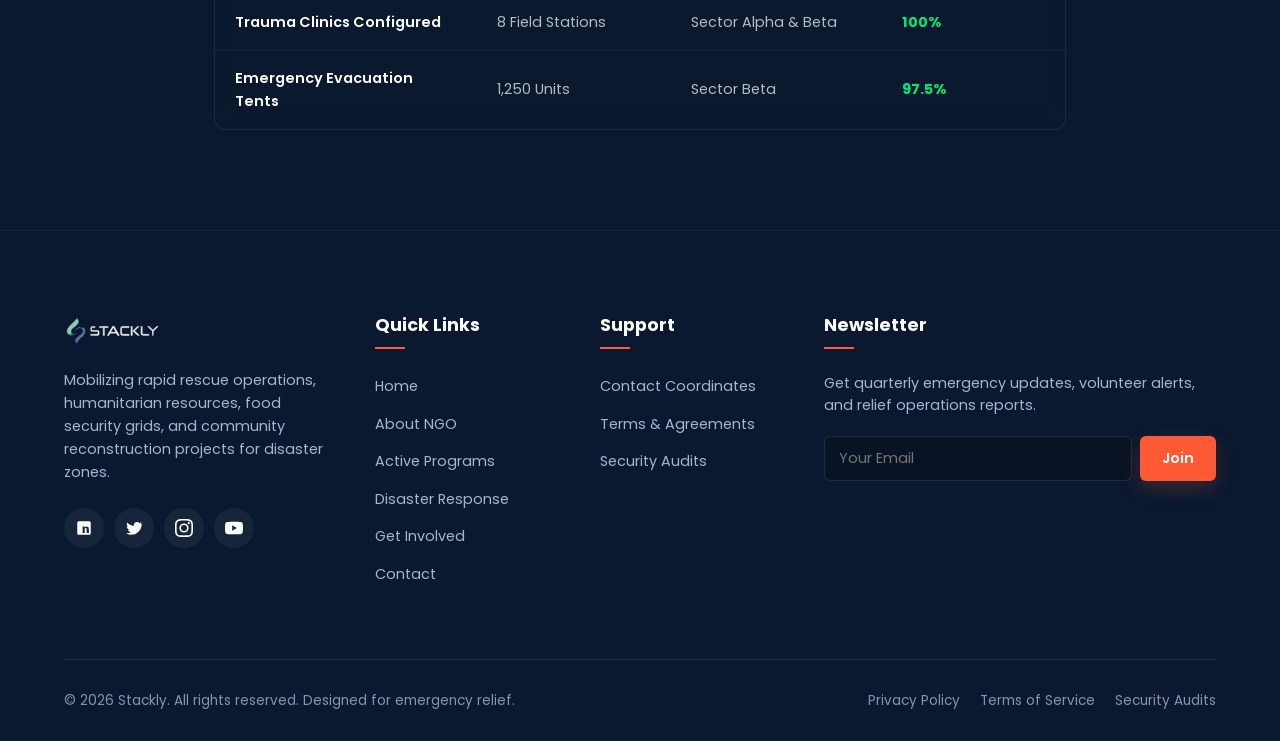
<file: response.html>
<!DOCTYPE html>
<html lang="en">
<head>
    <meta charset="UTF-8">
    <meta name="viewport" content="width=device-width, initial-scale=1.0">
    <meta name="description" content="Learn about our 5-phase emergency disaster response pipeline: Alert, Assessment, Rescue, Relief, and Recovery.">
    <title>Disaster Response Protocol | Stackly</title>
    <link rel="stylesheet" href="css/style.css?v=6.6">
</head>
<body class="has-fixed-header">

    <!-- STICKY NAVBAR -->
    <header class="header">
        <div class="container">
            <a href="index.html" class="logo" aria-label="Disaster Relief Foundation Home">
                <img src="images/logo.webp" alt="Stackly Logo" style="height: 38px; width: auto; object-fit: contain;">
            </a>
            
            <button class="hamburger" aria-label="Toggle navigation menu" aria-expanded="false">
                <span class="hamburger-box">
                    <span class="hamburger-inner"></span>
                </span>
            </button>
            
            <nav class="nav" aria-label="Main Navigation">
                <div class="nav-menu" id="nav-menu">
                    <!-- Mobile Drawer Header -->
                    <div class="drawer-header">
                        <a href="index.html" class="logo">
                            <img src="images/logo.webp" alt="Stackly Logo" style="height: 34px; width: auto; object-fit: contain;">
                        </a>
                        <button class="drawer-close" aria-label="Close Menu">
                            <svg viewBox="0 0 24 24" style="width: 24px; height: 24px; fill: currentColor;"><path d="M19 6.41L17.59 5 12 10.59 6.41 5 5 6.41 10.59 12 5 17.59 6.41 19 12 13.41 17.59 19 19 17.59 13.41 12z"/></svg>
                        </button>
                    </div>
                    
                    <!-- Mobile Search -->
                    <div class="drawer-search">
                        <div style="position: relative; width: 100%;">
                            <input type="text" placeholder="Search resources..." style="width: 100%; padding: 10px 14px; border-radius: var(--radius-sm); border: 1px solid rgba(255, 255, 255, 0.1); background-color: rgba(0, 0, 0, 0.2); color: white; font-size: 0.9rem;" onkeyup="if(event.key === 'Enter') { window.location.href='404.html'; }">
                            <svg viewBox="0 0 24 24" style="position: absolute; right: 12px; top: 50%; transform: translateY(-50%); width: 16px; height: 16px; fill: rgba(255, 255, 255, 0.4); pointer-events: none;"><path d="M15.5 14h-.79l-.28-.27C15.41 12.59 16 11.11 16 9.5 16 5.91 13.09 3 9.5 3S3 5.91 3 9.5 5.91 16 9.5 16c1.61 0 3.09-.59 4.23-1.57l.27.28v.79l5 4.99L20.49 19l-4.99-5zm-6 0C7.01 14 5 11.99 5 9.5S7.01 5 9.5 5 14 7.01 14 9.5 11.99 14 9.5 14z"/></svg>
                        </div>
                    </div>

                    <!-- Nav Links List -->
                    <ul class="nav-links">
                        <li><a href="index.html" class="nav-link ">Home</a></li>
                        <li><a href="about.html" class="nav-link ">About</a></li>
                        <li><a href="programs.html" class="nav-link ">Programs</a></li>
                        <li><a href="response.html" class="nav-link active">Disaster Response</a></li>
                        <li><a href="involved.html" class="nav-link ">Get Involved</a></li>
                        <li><a href="contact.html" class="nav-link ">Contact</a></li>
                    </ul>
                    
                    <!-- Mobile Actions -->
                    <div class="nav-mobile-cta">
                        <a href="login.html" class="btn btn-secondary btn-block">Login</a>
                        <a href="donate.html" class="btn btn-primary btn-block">Donate</a>
                    </div>
                    
                    <!-- Mobile Contact Info -->
                    <div class="drawer-contact-info">
                        <h5>Contact Info</h5>
                        <p>
                            <svg viewBox="0 0 24 24"><path d="M6.62 10.79c1.44 2.83 3.76 5.14 6.59 6.59l2.2-2.2c.27-.27.67-.36 1.02-.24 1.12.37 2.33.57 3.57.57.55 0 1 .45 1 1V20c0 .55-.45 1-1 1-9.39 0-17-7.61-17-17 0-.55.45-1 1-1h3.5c.55 0 1 .45 1 1 0 1.25.2 2.45.57 3.57.11.35.03.74-.25 1.02l-2.2 2.2z"/></svg>
                            <span>+1 (800) 555-RESCUE</span>
                        </p>
                        <p>
                            <svg viewBox="0 0 24 24"><path d="M20 4H4c-1.1 0-1.99.9-1.99 2L2 18c0 1.1.9 2 2 2h16c1.1 0 2-.9 2-2V6c0-1.1-.9-2-2-2zm0 4l-8 5-8-5V6l8 5 8-5v2z"/></svg>
                            <span>operations@stackly.org</span>
                        </p>
                        <p>
                            <svg viewBox="0 0 24 24"><path d="M12 2C8.13 2 5 5.13 5 9c0 5.25 7 13 7 13s7-7.75 7-13c0-3.87-3.13-7-7-7zm0 9.5c-1.38 0-2.5-1.12-2.5-2.5s1.12-2.5 2.5-2.5 2.5 1.12 2.5 2.5-1.12 2.5-2.5 2.5z"/></svg>
                            <span>102 Safety Boulevard, Washington, DC</span>
                        </p>
                    </div>
                </div>
            </nav>
            
            <div class="nav-actions">
                <a href="login.html" class="btn btn-secondary btn-sm">Login</a>
                <a href="donate.html" class="btn btn-primary btn-sm">Donate</a>
            </div>
        </div>
    </header>

    <main>
        <!-- Hero Header -->
        <section class="hero" style="padding: 80px 0 60px; text-align: center;">
            <div class="container reveal">
                <h1 class="hero-title" style="font-size: 2.8rem; margin-bottom: 12px;">Disaster Response Protocols</h1>
                <p class="hero-desc" style="margin: 0 auto; max-width: 650px;">
                    Our structured emergency dispatch framework ensures resources are allocated with speed, precision, and complete safety.
                </p>
            </div>
        </section>

        <!-- Section 1: Process Timeline -->
        <section class="section section-bg-white" aria-label="Horizontal Operational Steps">
            <div class="container">
                <div class="section-header reveal">
                    <span class="section-tag">Response Timeline</span>
                    <h2 class="section-title">Emergency Mobilization Phases</h2>
                    <p class="section-desc">From the initial warning alarm to sustained community rebuilding, here is how we execute.</p>
                </div>
                
                <!-- Horizontal / Stackable Timeline -->
                <div class="timeline-horizontal reveal">
                    <!-- Step 1 -->
                    <div class="timeline-h-step active">
                        <div class="timeline-h-node"></div>
                        <div class="timeline-h-content">
                            <span class="timeline-h-badge">Phase 1</span>
                            <h3 class="timeline-h-title">Alert</h3>
                            <p class="timeline-h-desc">Incident monitoring software triggers. EOC commands mobilize standby responder teams.</p>
                        </div>
                    </div>
                    <!-- Step 2 -->
                    <div class="timeline-h-step active">
                        <div class="timeline-h-node"></div>
                        <div class="timeline-h-content">
                            <span class="timeline-h-badge">Phase 2</span>
                            <h3 class="timeline-h-title">Assessment</h3>
                            <p class="timeline-h-desc">Field drone tracking and local authority calls map exact relief requirements.</p>
                        </div>
                    </div>
                    <!-- Step 3 -->
                    <div class="timeline-h-step active">
                        <div class="timeline-h-node"></div>
                        <div class="timeline-h-content">
                            <span class="timeline-h-badge">Phase 3</span>
                            <h3 class="timeline-h-title">Rescue</h3>
                            <p class="timeline-h-desc">Deployment of boat crews, medical triages, and life extraction teams.</p>
                        </div>
                    </div>
                    <!-- Step 4 -->
                    <div class="timeline-h-step active">
                        <div class="timeline-h-node"></div>
                        <div class="timeline-h-content">
                            <span class="timeline-h-badge">Phase 4</span>
                            <h3 class="timeline-h-title">Relief</h3>
                            <p class="timeline-h-desc">Distribution of emergency supply cases, clean drinking water, and tent camps.</p>
                        </div>
                    </div>
                    <!-- Step 5 -->
                    <div class="timeline-h-step active">
                        <div class="timeline-h-node"></div>
                        <div class="timeline-h-content">
                            <span class="timeline-h-badge">Phase 5</span>
                            <h3 class="timeline-h-title">Recovery</h3>
                            <p class="timeline-h-desc">Infrastructure rebuild, school construction, and regional shop rehabilitation grants.</p>
                        </div>
                    </div>
                </div>
            </div>
        </section>

        <!-- Section 2: Technical Breakdown -->
        <section class="section" aria-label="Detailed Operational Pillar Details">
            <div class="container">
                <div class="section-header reveal">
                    <span class="section-tag">Inside Operations</span>
                    <h2 class="section-title">Emergency Coordination Pillars</h2>
                    <p class="section-desc">Behind our rapid timelines are specialized units executing key components of survival operations.</p>
                </div>
                
                <div class="programs-grid">
                    <!-- Column 1 -->
                    <div class="value-card reveal">
                        <div class="value-icon" style="border-radius: var(--radius-sm);" aria-hidden="true">
                            <svg viewBox="0 0 24 24"><path d="M12 2C6.48 2 2 6.48 2 12s4.48 10 10 10 10-4.48 10-10S17.52 2 12 2zm1 15h-2v-6h2v6zm0-8h-2V7h2v2z"/></svg>
                        </div>
                        <h3 class="value-title">Rapid Assessment</h3>
                        <p class="value-desc" style="font-size: 0.85rem; color: var(--color-text-muted);">
                            We employ spatial GIS analytics and thermal imaging drones to evaluate structural damage and flood currents. This ensures rescue vehicles navigate safely.
                        </p>
                    </div>
                    <!-- Column 2 -->
                    <div class="value-card reveal">
                        <div class="value-icon" style="border-radius: var(--radius-sm);" aria-hidden="true">
                            <svg viewBox="0 0 24 24"><path d="M16 11c1.66 0 2.99-1.34 2.99-3S17.66 5 16 5s-3 1.34-3 3 1.34 3 3 3zm-8 0c1.66 0 2.99-1.34 2.99-3S9.66 5 8 5 5 5.42 5 8.5s1.34 3 3 3zm0 2c-2.33 0-7 1.17-7 3.5V19h14v-2.5c0-2.33-4.67-3.5-7-3.5zm8 0c-.29 0-.62.02-.97.05 1.16.84 1.97 1.97 1.97 3.45V19h6v-2.5c0-2.33-4.67-3.5-7-3.5z"/></svg>
                        </div>
                        <h3 class="value-title">Rescue Coordination</h3>
                        <p class="value-desc" style="font-size: 0.85rem; color: var(--color-text-muted);">
                            Satellite radios link ground responders directly to regional naval, coast guard, and army commands, making helicopter rescue requests seamless.
                        </p>
                    </div>
                    <!-- Column 3 -->
                    <div class="value-card reveal">
                        <div class="value-icon" style="border-radius: var(--radius-sm);" aria-hidden="true">
                            <svg viewBox="0 0 24 24"><path d="M20 6h-4V4c0-1.11-.89-2-2-2h-4c-1.11 0-2 .89-2 2v2H4c-1.11 0-1.99.89-1.99 2L2 19c0 1.11.89 2 2 2h16c1.11 0 2-.89 2-2V8c0-1.11-.89-2-2-2zm-6 0h-4V4h4v2z"/></svg>
                        </div>
                        <h3 class="value-title">Relief Distribution</h3>
                        <p class="value-desc" style="font-size: 0.85rem; color: var(--color-text-muted);">
                            Pre-configured logistics boxes are barcoded and tracked. We check the delivery of child foods and water purification systems to the final recipient.
                        </p>
                    </div>
                    <!-- Column 4 -->
                    <div class="value-card reveal">
                        <div class="value-icon" style="border-radius: var(--radius-sm);" aria-hidden="true">
                            <svg viewBox="0 0 24 24"><path d="M19 3H5c-1.1 0-1.99.9-1.99 2L3 19c0 1.1.9 2 2 2h14c1.1 0 2-.9 2-2V5c0-1.1-.9-2-2-2zm-1 11h-4v4h-4v-4H6v-4h4V6h4v4h4v4z"/></svg>
                        </div>
                        <h3 class="value-title">Medical Support</h3>
                        <p class="value-desc" style="font-size: 0.85rem; color: var(--color-text-muted);">
                            Responders set up temporary sanitary clinics, treating lacerations, storm trauma, distributing antibiotics, and preventing local cholera breakouts.
                        </p>
                    </div>
                    <!-- Column 5 -->
                    <div class="value-card reveal">
                        <div class="value-icon" style="border-radius: var(--radius-sm);" aria-hidden="true">
                            <svg viewBox="0 0 24 24"><path d="M10 20v-6h4v6h5v-8h3L12 3 2 12h3v8z"/></svg>
                        </div>
                        <h3 class="value-title">Shelter Management</h3>
                        <p class="value-desc" style="font-size: 0.85rem; color: var(--color-text-muted);">
                            We coordinate structural layouts for transition camps, guaranteeing separation of spaces for families, sanitary showers, and medical emergency hubs.
                        </p>
                    </div>
                    <!-- Column 6 -->
                    <div class="value-card reveal">
                        <div class="value-icon" style="border-radius: var(--radius-sm);" aria-hidden="true">
                            <svg viewBox="0 0 24 24"><path d="M9 16.17L4.83 12l-1.42 1.41L9 19 21 7l-1.41-1.41z"/></svg>
                        </div>
                        <h3 class="value-title">Recovery Planning</h3>
                        <p class="value-desc" style="font-size: 0.85rem; color: var(--color-text-muted);">
                            We manage local micro-grants for shop owners, supply construction templates to local administrations, and perform structural testing on classrooms.
                        </p>
                    </div>
                </div>
            </div>
        </section>

        <!-- Section 3: Active Crisis Response Grid -->
        <section class="section section-bg-white" id="live-incidents" aria-label="Incident Grid">
            <div class="container">
                <div class="section-header reveal">
                    <span class="section-tag">Live Dispatch telemetry</span>
                    <h2 class="section-title">Active Emergency Response Zones</h2>
                    <p class="section-desc">Real-time status of critical operations sites, deployment levels, and localized alarms.</p>
                </div>
                
                <div class="values-grid" style="grid-template-columns: repeat(auto-fit, minmax(280px, 1fr)); gap: 30px; margin-top: 40px;">
                    <!-- Zone 1 -->
                    <div class="value-card reveal" style="border-left: 4px solid var(--color-danger); padding: 25px;">
                        <div style="display: flex; justify-content: space-between; align-items: center; margin-bottom: 12px;">
                            <span style="font-size: 0.75rem; font-weight: 700; color: var(--color-danger); text-transform: uppercase; background: rgba(230,57,70,0.1); padding: 4px 8px; border-radius: 4px;">Alert level Red</span>
                            <span style="font-size: 0.8rem; color: var(--color-text-muted);">Sector Alpha</span>
                        </div>
                        <h3 class="value-title" style="font-size: 1.2rem; margin-bottom: 8px;">Coastal Typhoon Surge</h3>
                        <p class="value-desc" style="font-size: 0.85rem; color: var(--color-text-muted); margin-bottom: 15px;">Dike breaches reported. Search and rescue zodiacs actively extracting trapped community members.</p>
                        <div style="display: flex; justify-content: space-between; font-size: 0.8rem; border-top: 1px solid var(--color-border); padding-top: 12px; color: var(--color-primary); font-weight: 600;">
                            <span>Force: 45 Responders</span>
                            <span style="color: var(--color-danger);">Active Rescue</span>
                        </div>
                    </div>
                    <!-- Zone 2 -->
                    <div class="value-card reveal" style="border-left: 4px solid #FF9F1C; padding: 25px;">
                        <div style="display: flex; justify-content: space-between; align-items: center; margin-bottom: 12px;">
                            <span style="font-size: 0.75rem; font-weight: 700; color: #FF9F1C; text-transform: uppercase; background: rgba(255,159,28,0.1); padding: 4px 8px; border-radius: 4px;">Alert level Orange</span>
                            <span style="font-size: 0.8rem; color: var(--color-text-muted);">Sector Gamma</span>
                        </div>
                        <h3 class="value-title" style="font-size: 1.2rem; margin-bottom: 8px;">Riverine Flash Flooding</h3>
                        <p class="value-desc" style="font-size: 0.85rem; color: var(--color-text-muted); margin-bottom: 15px;">River level exceeding warning thresholds. Logistics trucks dispatching sandbags and water filters.</p>
                        <div style="display: flex; justify-content: space-between; font-size: 0.8rem; border-top: 1px solid var(--color-border); padding-top: 12px; color: var(--color-primary); font-weight: 600;">
                            <span>Force: 28 Responders</span>
                            <span style="color: #FF9F1C;">Supply Mobilization</span>
                        </div>
                    </div>
                    <!-- Zone 3 -->
                    <div class="value-card reveal" style="border-left: 4px solid #4EA8DE; padding: 25px;">
                        <div style="display: flex; justify-content: space-between; align-items: center; margin-bottom: 12px;">
                            <span style="font-size: 0.75rem; font-weight: 700; color: #4EA8DE; text-transform: uppercase; background: rgba(78,168,222,0.1); padding: 4px 8px; border-radius: 4px;">Recovery Phase</span>
                            <span style="font-size: 0.8rem; color: var(--color-text-muted);">Sector Beta</span>
                        </div>
                        <h3 class="value-title" style="font-size: 1.2rem; margin-bottom: 8px;">Post-Earthquake Shelter</h3>
                        <p class="value-desc" style="font-size: 0.85rem; color: var(--color-text-muted); margin-bottom: 15px;">Temporary tent cities stabilized. Distributing school kits, building latrines, and conducting audits.</p>
                        <div style="display: flex; justify-content: space-between; font-size: 0.8rem; border-top: 1px solid var(--color-border); padding-top: 12px; color: var(--color-primary); font-weight: 600;">
                            <span>Force: 14 Coordinators</span>
                            <span style="color: #4EA8DE;">Reconstruction</span>
                        </div>
                    </div>
                </div>
            </div>
        </section>

        <!-- Section 4: Dispatch Summary Metrics -->
        <section class="section section-bg-dark" aria-label="Dispatch Data">
            <div class="container" style="max-width: 900px;">
                <div class="section-header reveal">
                    <span class="section-tag">Total Shipments Log</span>
                    <h2 class="section-title" style="color: white;">Logistics Dispatch Ledger</h2>
                    <p class="section-desc">Auditable distribution values across all emergency response zones for the current operations quarter.</p>
                </div>
                
                <div style="overflow-x: auto; margin-top: 40px; border-radius: var(--radius-md); border: 1px solid rgba(255,255,255,0.08); background-color: rgba(10,25,47,0.4); backdrop-filter: blur(10px);">
                    <table style="width: 100%; border-collapse: collapse; text-align: left; font-size: 0.9rem; color: rgba(255,255,255,0.7);">
                        <thead>
                            <tr style="border-bottom: 1.5px solid rgba(255,255,255,0.15); background-color: rgba(0,0,0,0.2);">
                                <th style="padding: 16px 20px; font-weight: 700; color: white;">Resource Type</th>
                                <th style="padding: 16px 20px; font-weight: 700; color: white;">Dispatched Amount</th>
                                <th style="padding: 16px 20px; font-weight: 700; color: white;">Primary Target Sector</th>
                                <th style="padding: 16px 20px; font-weight: 700; color: white;">Delivery Efficiency</th>
                            </tr>
                        </thead>
                        <tbody>
                            <tr style="border-bottom: 1px solid rgba(255,255,255,0.06); transition: background-color 0.2s;">
                                <td style="padding: 16px 20px; font-weight: 600; color: white;">Clean Water (Liters)</td>
                                <td style="padding: 16px 20px;">240,000 L</td>
                                <td style="padding: 16px 20px;">Sector Alpha &amp; Delta</td>
                                <td style="padding: 16px 20px; color: #00E676; font-weight: 700;">99.4%</td>
                            </tr>
                            <tr style="border-bottom: 1px solid rgba(255,255,255,0.06); transition: background-color 0.2s;">
                                <td style="padding: 16px 20px; font-weight: 600; color: white;">Survival Supply Packs</td>
                                <td style="padding: 16px 20px;">15,800 Units</td>
                                <td style="padding: 16px 20px;">Sector Gamma</td>
                                <td style="padding: 16px 20px; color: #00E676; font-weight: 700;">98.1%</td>
                            </tr>
                            <tr style="border-bottom: 1px solid rgba(255,255,255,0.06); transition: background-color 0.2s;">
                                <td style="padding: 16px 20px; font-weight: 600; color: white;">Trauma Clinics Configured</td>
                                <td style="padding: 16px 20px;">8 Field Stations</td>
                                <td style="padding: 16px 20px;">Sector Alpha &amp; Beta</td>
                                <td style="padding: 16px 20px; color: #00E676; font-weight: 700;">100%</td>
                            </tr>
                            <tr style="transition: background-color 0.2s;">
                                <td style="padding: 16px 20px; font-weight: 600; color: white;">Emergency Evacuation Tents</td>
                                <td style="padding: 16px 20px;">1,250 Units</td>
                                <td style="padding: 16px 20px;">Sector Beta</td>
                                <td style="padding: 16px 20px; color: #00E676; font-weight: 700;">97.5%</td>
                            </tr>
                        </tbody>
                    </table>
                </div>
            </div>
        </section>
    </main>

    <!-- FOOTER -->
    <footer class="footer">
        <div class="container">
            <div class="footer-grid">
                <!-- Col 1 -->
                <div class="footer-col-brand">
                    <a href="index.html" class="logo" style="margin-bottom: 20px; display: inline-flex;" aria-label="Disaster Relief Foundation Home">
                        <img src="images/logo.webp" alt="Stackly Logo" style="height: 38px; width: auto; object-fit: contain;">
                    </a>
                    <p>Mobilizing rapid rescue operations, humanitarian resources, food security grids, and community reconstruction projects for disaster zones.</p>
                    <div class="contact-socials" style="margin-top: 20px; padding-top: 0; border: none; display: flex; gap: 10px;">
                        <a href="404.html" class="social-circle" aria-label="Facebook Link">
                            <svg viewBox="0 0 24 24" style="width: 18px; height: 18px; fill: currentColor;"><path d="M19 3a2 2 0 0 1 2 2v14a2 2 0 0 1-2 2H5a2 2 0 0 1-2-2V5a2 2 0 0 1 2-2h14m-.5 15.5v-5.3a3.26 3.26 0 0 0-3.26-3.26c-.85 0-1.84.52-2.32 1.3v-1.11h-2.8v8.37h2.8v-4.87c0-.26.05-.53.13-.72a1.37 1.37 0 0 1 1.25-.92c.67 0 1.24.55 1.24 1.33v5.18h2.96z"/></svg>
                        </a>
                        <a href="404.html" class="social-circle" aria-label="Twitter Link">
                            <svg viewBox="0 0 24 24" style="width: 18px; height: 18px; fill: currentColor;"><path d="M22.46 6c-.77.35-1.6.58-2.46.69.88-.53 1.56-1.37 1.88-2.38-.83.5-1.75.85-2.72 1.05C18.37 4.5 17.26 4 16 4c-2.35 0-4.27 1.92-4.27 4.29 0 .34.04.67.11.98C8.28 9.09 5.11 7.38 3 4.79c-.37.63-.58 1.37-.58 2.15 0 1.49.75 2.81 1.91 3.56-.7 0-1.37-.2-1.95-.53v.05c0 2.08 1.48 3.82 3.44 4.21a4.22 4.22 0 0 1-1.93.07 4.28 4.28 0 0 0 4 2.98 8.6 8.6 0 0 1-5.36 1.85c-.35 0-.69-.02-1.03-.06C2.92 20.29 5.3 21 7.8 21c9.38 0 14.5-7.77 14.5-14.5 0-.22 0-.44-.01-.66.99-.73 1.86-1.64 2.54-2.68z"/></svg>
                        </a>
                        <a href="404.html" class="social-circle" aria-label="Instagram Link">
                            <svg viewBox="0 0 24 24" style="width: 18px; height: 18px; fill: currentColor;"><path d="M12 2.163c3.204 0 3.584.012 4.85.07 3.252.148 4.771 1.691 4.919 4.919.058 1.265.069 1.645.069 4.849 0 3.205-.012 3.584-.069 4.849-.149 3.225-1.664 4.771-4.919 4.919-1.266.058-1.644.07-4.85.07-3.204 0-3.584-.012-4.849-.07-3.26-.149-4.771-1.699-4.919-4.92-.058-1.265-.07-1.644-.07-4.849 0-3.204.013-3.583.07-4.849.149-3.227 1.664-4.771 4.919-4.919 1.266-.057 1.645-.069 4.849-.069zM12 0C8.741 0 8.333.014 7.053.072 2.695.272.273 2.69.073 7.051.014 8.333 0 8.741 0 12c0 3.259.014 3.668.072 4.948.2 4.358 2.618 6.78 6.98 6.98 1.281.058 1.689.072 4.948.072 3.259 0 3.668-.014 4.948-.072 4.354-.2 6.782-2.618 6.979-6.98.059-1.28.073-1.689.073-4.948 0-3.259-.014-3.667-.072-4.947-.196-4.354-2.617-6.78-6.979-6.98C15.668.014 15.259 0 12 0zm0 5.838a6.162 6.162 0 1 0 0 12.324 6.162 6.162 0 0 0 0-12.324zM12 16a4 4 0 1 1 0-8 4 4 0 0 1 0 8zm6.406-11.845a1.44 1.44 0 1 0 0 2.881 1.44 1.44 0 0 0 0-2.881z"/></svg>
                        </a>
                        <a href="404.html" class="social-circle" aria-label="YouTube Link">
                            <svg viewBox="0 0 24 24" style="width: 18px; height: 18px; fill: currentColor;"><path d="M23.498 6.163a3.003 3.003 0 0 0-2.11-2.11C19.518 3.545 12 3.545 12 3.545s-7.518 0-9.388.508a3.003 3.003 0 0 0-2.11 2.11C0 8.033 0 12 0 12s0 3.967.502 5.837a3.003 3.003 0 0 0 2.11 2.11c1.87.508 9.388.508 9.388.508s7.518 0 9.388-.508a3.003 3.003 0 0 0 2.11-2.11C24 15.967 24 12 24 12s0-3.967-.502-5.837zM9.545 15.568V8.432L15.818 12l-6.273 3.568z"/></svg>
                        </a>
                    </div>
                </div>
                <!-- Col 2 -->
                <div>
                    <h3 class="footer-col-title">Quick Links</h3>
                    <ul class="footer-links">
                        <li><a href="index.html">Home</a></li>
                        <li><a href="about.html">About NGO</a></li>
                        <li><a href="programs.html">Active Programs</a></li>
                        <li><a href="response.html">Disaster Response</a></li>
                        <li><a href="involved.html">Get Involved</a></li>
                        <li><a href="contact.html">Contact</a></li>
                    </ul>
                </div>
                <!-- Col 3 -->
                <div>
                    <h3 class="footer-col-title">Support</h3>
                    <ul class="footer-links">
                        <li><a href="contact.html">Contact Coordinates</a></li>
                        <li><a href="404.html">Terms &amp; Agreements</a></li>
                        <li><a href="404.html">Security Audits</a></li>
                    </ul>
                </div>
                <!-- Col 4 -->
                <div>
                    <h3 class="footer-col-title">Newsletter</h3>
                    <p style="color: #A8B2D1; font-size: 0.9rem; margin-bottom: 20px; line-height: 1.5;">
                        Get quarterly emergency updates, volunteer alerts, and relief operations reports.
                    </p>
                    <form id="footer-newsletter-form" style="display: flex; gap: 8px;">
                        <input type="email" placeholder="Your Email" style="flex-grow: 1; padding: 10px 14px; border-radius: var(--radius-sm); border: 1px solid rgba(255, 255, 255, 0.1); background-color: rgba(0, 0, 0, 0.2); color: white; font-size: 0.9rem;" required>
                        <button type="submit" class="btn btn-primary btn-sm" style="padding: 10px 20px; border-radius: var(--radius-sm);">Join</button>
                    </form>
                </div>
            </div>
            
            <div class="footer-bottom">
                <p>&copy; 2026 Stackly. All rights reserved. Designed for emergency relief.</p>
                <div class="footer-bottom-links">
                    <a href="404.html">Privacy Policy</a>
                    <a href="404.html">Terms of Service</a>
                    <a href="404.html">Security Audits</a>
                </div>
            </div>
        </div>
    </footer>

    <script src="js/main.js?v=2.7"></script>
</body>
</html>
</file>
<file: css/style.css>
/* ==========================================================================
   DISASTER RELIEF FOUNDATION - Core Design System & Stylesheet
   ========================================================================== */

/* 1. DESIGN TOKENS & VARIABLES */
@import url('https://fonts.googleapis.com/css2?family=Poppins:wght@300;400;500;600;700;800&display=swap');

:root {
    /* Colors */
    --color-primary: #0A192F;         /* Deep Navy */
    --color-primary-light: #172A45;   /* Lighter Navy for Cards */
    --color-secondary: #FF5A36;       /* Soft Orange/Red Emergency Accent */
    --color-secondary-hover: #E04D2D; /* Darker emergency orange */
    --color-accent-blue: #00B4D8;     /* Trusting Blue for relief elements */
    --color-bg-light: #F8F9FA;        /* Neutral Light Gray */
    --color-bg-white: #FFFFFF;
    --color-bg-card: #FFFFFF;
    --color-text-dark: #1E2229;       /* Deep Charcoal for high contrast readability */
    --color-text-muted: #5A6578;      /* Slate Gray for secondary text */
    --color-text-light: #F8F9FA;
    --color-border: #E2E8F0;
    --color-success: #2EC4B6;
    --color-danger: #E63946;
    
    /* Fonts */
    --font-primary: 'Poppins', sans-serif;
    
    /* Transitions */
    --transition-fast: 0.2s cubic-bezier(0.4, 0, 0.2, 1);
    --transition-normal: 0.3s cubic-bezier(0.4, 0, 0.2, 1);
    --transition-slow: 0.5s cubic-bezier(0.4, 0, 0.2, 1);
    
    /* Shadows */
    --shadow-sm: 0 2px 4px rgba(0, 0, 0, 0.05);
    --shadow-md: 0 8px 24px rgba(10, 25, 47, 0.08);
    --shadow-lg: 0 16px 32px rgba(10, 25, 47, 0.12);
    --shadow-accent: 0 8px 20px rgba(255, 90, 54, 0.2);
    
    /* Border Radius */
    --radius-sm: 6px;
    --radius-md: 12px;
    --radius-lg: 20px;
    --radius-full: 9999px;
    
    /* Layout */
    --max-width: 1200px;
    --header-height: 80px;
}

/* 2. BASE RESETS & SCROLLBAR */
* {
    margin: 0;
    padding: 0;
    box-sizing: border-box;
}

html {
    scroll-behavior: smooth;
    font-size: 16px;
    overflow-x: hidden;
}

body {
    font-family: var(--font-primary);
    background-color: var(--color-bg-light);
    color: var(--color-text-dark);
    line-height: 1.6;
    overflow-x: hidden;
}

html.overflow-hidden,
body.overflow-hidden {
    overflow: hidden !important;
    touch-action: none !important;
    height: 100% !important;
}

img {
    max-width: 100%;
    height: auto;
    display: block;
}

a {
    text-decoration: none;
    color: inherit;
    transition: var(--transition-fast);
}

button, input, select, textarea {
    font-family: inherit;
    font-size: 1rem;
    outline: none;
}

ul {
    list-style: none;
}

/* Custom Scrollbar */
::-webkit-scrollbar {
    width: 8px;
}
::-webkit-scrollbar-track {
    background: var(--color-bg-light);
}
::-webkit-scrollbar-thumb {
    background: var(--color-primary-light);
    border-radius: var(--radius-full);
}
::-webkit-scrollbar-thumb:hover {
    background: var(--color-secondary);
}

/* 3. LAYOUT & SPACING HELPERS */
.container {
    width: 100%;
    max-width: var(--max-width);
    margin: 0 auto;
    padding: 0 24px;
}

.section {
    padding: 100px 0;
    position: relative;
}

.section-bg-dark {
    background-color: var(--color-primary);
    color: var(--color-bg-white);
}

.section-bg-white {
    background-color: var(--color-bg-white);
}

.section-header {
    text-align: center;
    max-width: 700px;
    margin: 0 auto 60px;
}

.section-tag {
    display: inline-block;
    color: var(--color-secondary);
    font-weight: 700;
    text-transform: uppercase;
    font-size: 0.85rem;
    letter-spacing: 2px;
    margin-bottom: 12px;
}

.section-title {
    font-size: 2.5rem;
    font-weight: 700;
    color: inherit;
    line-height: 1.2;
    margin-bottom: 20px;
}

.section-bg-dark .section-title {
    color: var(--color-bg-white);
}

.section-desc {
    color: var(--color-text-muted);
    font-size: 1.1rem;
}

.section-bg-dark .section-desc {
    color: #A8B2D1;
}

/* 4. BUTTONS & UI INTERACTIONS */
.btn {
    display: inline-flex;
    align-items: center;
    justify-content: center;
    padding: 14px 28px;
    font-weight: 600;
    border-radius: var(--radius-md);
    cursor: pointer;
    transition: var(--transition-normal);
    gap: 8px;
    border: 2px solid transparent;
}

.btn-primary {
    background-color: var(--color-secondary);
    color: var(--color-bg-white);
    box-shadow: var(--shadow-accent);
}

.btn-primary:hover {
    background-color: var(--color-secondary-hover);
    transform: translateY(-2px);
    box-shadow: 0 10px 24px rgba(255, 90, 54, 0.35);
}

.btn-secondary {
    background-color: transparent;
    color: var(--color-primary);
    border-color: var(--color-primary);
}

.btn-secondary:hover {
    background-color: var(--color-primary);
    color: var(--color-bg-white);
    transform: translateY(-2px);
}

.btn-outline-white {
    background-color: transparent;
    color: var(--color-bg-white);
    border-color: rgba(255, 255, 255, 0.4);
}

.btn-outline-white:hover {
    background-color: var(--color-bg-white);
    color: var(--color-primary);
    border-color: var(--color-bg-white);
    transform: translateY(-2px);
}

.btn-sm {
    padding: 8px 18px;
    font-size: 0.9rem;
    border-radius: var(--radius-sm);
}

.btn-block {
    width: 100%;
}

.btn-icon svg {
    width: 18px;
    height: 18px;
    fill: currentColor;
}

/* 5. STICKY NAVBAR */
.header {
    background-color: var(--color-bg-white);
    box-shadow: var(--shadow-sm);
    position: fixed;
    top: 0;
    left: 0;
    width: 100%;
    z-index: 1000;
    height: var(--header-height);
    transition: var(--transition-normal);
}

body.has-fixed-header {
    padding-top: var(--header-height);
}

.header.scrolled {
    height: 70px;
    box-shadow: var(--shadow-md);
    background-color: rgba(255, 255, 255, 0.95);
    backdrop-filter: blur(8px);
}

.header .container {
    display: flex;
    justify-content: space-between;
    align-items: center;
    height: 100%;
}

.logo {
    display: flex;
    align-items: center;
    gap: 10px;
    font-size: 1.4rem;
    font-weight: 800;
    color: var(--color-primary);
}

.header .logo img {
    filter: invert(1);
}

.sidebar .logo img,
.sidebar-brand .logo img,
.auth-card .logo img,
.auth-page .logo img {
    filter: brightness(0) invert(1) !important;
}

.logo-icon {
    width: 38px;
    height: 38px;
    background-color: var(--color-secondary);
    border-radius: var(--radius-sm);
    display: flex;
    align-items: center;
    justify-content: center;
    color: var(--color-bg-white);
}

.logo-icon svg {
    width: 22px;
    height: 22px;
    fill: currentColor;
}

.nav-menu {
    display: flex;
    align-items: center;
    gap: 30px;
}

/* Drawer elements hidden by default on desktop */
.drawer-header,
.drawer-search,
.nav-mobile-cta,
.drawer-contact-info {
    display: none !important;
}

.nav-menu .nav-links {
    display: flex;
    align-items: center;
    gap: 30px;
    list-style: none;
    padding: 0;
    margin: 0;
}

.nav-link {
    color: var(--color-primary-light);
    font-weight: 500;
    font-size: 0.95rem;
    position: relative;
    padding: 8px 0;
    white-space: nowrap;
}

.nav-link:hover, .nav-link.active {
    color: var(--color-secondary);
}

.nav-link::after {
    content: '';
    position: absolute;
    bottom: 0;
    left: 0;
    width: 0;
    height: 2px;
    background-color: var(--color-secondary);
    transition: var(--transition-normal);
}

.nav-link:hover::after, .nav-link.active::after {
    width: 100%;
}

.nav-actions {
    display: flex;
    align-items: center;
    gap: 16px;
}

.nav-actions-mobile {
    display: none;
}

/* Hamburger Menu */
.hamburger {
    display: none;
    cursor: pointer;
    border: none;
    background: transparent;
    padding: 4px;
}

.hamburger-box {
    width: 28px;
    height: 20px;
    display: inline-block;
    position: relative;
}

.hamburger-inner {
    display: block;
    top: 50%;
    margin-top: -1px;
}

.hamburger-inner, .hamburger-inner::before, .hamburger-inner::after {
    width: 28px;
    height: 3px;
    background-color: var(--color-primary);
    position: absolute;
    transition-property: transform;
    transition-duration: 0.15s;
    transition-timing-function: ease;
    border-radius: var(--radius-full);
}

.hamburger-inner::before, .hamburger-inner::after {
    content: "";
    display: block;
}

.hamburger-inner::before {
    top: -8px;
}

.hamburger-inner::after {
    bottom: -8px;
}

/* Hamburger Active State */
.hamburger.is-active .hamburger-inner {
    transform: rotate(45deg);
}

.hamburger.is-active .hamburger-inner::before {
    top: 0;
    opacity: 0;
}

.hamburger.is-active .hamburger-inner::after {
    bottom: 0;
    transform: rotate(-90deg);
}

/* 6. HERO SECTION */
.hero {
    position: relative;
    background-color: var(--color-primary);
    color: var(--color-bg-white);
    padding: 120px 0 100px;
    overflow: hidden;
}

.hero-grid {
    display: grid;
    grid-template-columns: 1.1fr 0.9fr;
    gap: 60px;
    align-items: stretch;
}

.hero-content {
    z-index: 10;
}

.hero-tag {
    display: inline-flex;
    align-items: center;
    gap: 8px;
    background-color: rgba(255, 90, 54, 0.15);
    color: var(--color-secondary);
    padding: 8px 16px;
    border-radius: var(--radius-full);
    font-size: 0.85rem;
    font-weight: 700;
    letter-spacing: 1px;
    text-transform: uppercase;
    margin-bottom: 24px;
    border: 1px solid rgba(255, 90, 54, 0.25);
}

.hero-tag span {
    width: 8px;
    height: 8px;
    background-color: var(--color-secondary);
    border-radius: 50%;
    display: inline-block;
    animation: pulse 1.8s infinite;
}

.hero-title {
    font-size: 3.5rem;
    font-weight: 800;
    line-height: 1.15;
    margin-bottom: 24px;
    letter-spacing: -0.5px;
    padding-left: 6px;
    margin-left: -6px;
}

.hero-desc {
    font-size: 1.2rem;
    color: #A8B2D1;
    margin-bottom: 40px;
    max-width: 580px;
}

.hero-actions {
    display: flex;
    gap: 20px;
    margin-bottom: 50px;
}

.hero-trust-grid {
    display: flex;
    gap: 40px;
    border-top: 1px solid rgba(255, 255, 255, 0.1);
    padding-top: 30px;
}

.hero-trust-item {
    display: flex;
    flex-direction: column;
}

.hero-trust-num {
    font-size: 1.8rem;
    font-weight: 700;
    color: var(--color-secondary);
}

.hero-trust-label {
    font-size: 0.85rem;
    color: #8892B0;
    text-transform: uppercase;
    letter-spacing: 1px;
}

.hero-visual {
    position: relative;
    display: flex;
    justify-content: center;
}

.hero-img-wrapper {
    position: relative;
    border-radius: var(--radius-lg);
    overflow: hidden;
    box-shadow: var(--shadow-lg);
    border: 4px solid rgba(255, 255, 255, 0.05);
    display: flex;
    height: 100%;
}

.hero-img-wrapper::before {
    content: '';
    position: absolute;
    top: 0;
    left: 0;
    right: 0;
    bottom: 0;
    background: linear-gradient(to bottom, rgba(10, 25, 47, 0.2), rgba(10, 25, 47, 0.6));
    z-index: 1;
}

.hero-img-wrapper img {
    object-fit: cover;
    width: 100%;
    height: 100%;
    transition: var(--transition-slow);
}

.hero-img-wrapper:hover img {
    transform: scale(1.05);
}

.hero-overlay-badge {
    position: absolute;
    bottom: 30px;
    left: 30px;
    background-color: var(--color-bg-white);
    color: var(--color-primary);
    padding: 16px 24px;
    border-radius: var(--radius-md);
    box-shadow: var(--shadow-lg);
    display: flex;
    align-items: center;
    gap: 15px;
    z-index: 10;
    animation: float 4s ease-in-out infinite;
}

.hero-overlay-icon {
    width: 44px;
    height: 44px;
    background-color: rgba(255, 90, 54, 0.1);
    color: var(--color-secondary);
    border-radius: 50%;
    display: flex;
    align-items: center;
    justify-content: center;
}

.hero-overlay-icon svg {
    width: 22px;
    height: 22px;
    fill: currentColor;
}

.hero-overlay-text p {
    font-size: 0.75rem;
    color: var(--color-text-muted);
    font-weight: 500;
    text-transform: uppercase;
}

.hero-overlay-text h4 {
    font-size: 1.1rem;
    font-weight: 700;
}

/* 7. STATISTICS SECTION */
.stats {
    background-color: var(--color-bg-white);
    padding: 60px 0;
    border-bottom: 1px solid var(--color-border);
}

.stats-grid {
    display: grid;
    grid-template-columns: repeat(4, 1fr);
    gap: 30px;
}

.stat-card {
    text-align: center;
    padding: 24px;
    border-radius: var(--radius-md);
    border: 1px solid var(--color-secondary);
    transition: var(--transition-normal);
}

.stat-card:hover {
    transform: translateY(-5px);
    border-color: var(--color-secondary);
    box-shadow: 0 10px 25px rgba(255, 90, 54, 0.15);
}

.stat-icon {
    width: 60px;
    height: 60px;
    background-color: rgba(10, 25, 47, 0.05);
    color: var(--color-primary);
    border-radius: 50%;
    display: flex;
    align-items: center;
    justify-content: center;
    margin: 0 auto 20px;
    transition: var(--transition-normal);
}

.stat-card:hover .stat-icon {
    background-color: var(--color-secondary);
    color: var(--color-bg-white);
}

.stat-icon svg {
    width: 28px;
    height: 28px;
    fill: currentColor;
}

.stat-number {
    font-size: 3rem;
    font-weight: 800;
    color: var(--color-primary);
    line-height: 1;
    margin-bottom: 8px;
}

.stat-label {
    font-size: 0.95rem;
    font-weight: 600;
    color: var(--color-text-muted);
    text-transform: uppercase;
    letter-spacing: 0.5px;
}

/* 8. MISSION SECTION (SPLIT LAYOUT) */
.mission-grid {
    display: grid;
    grid-template-columns: 0.95fr 1.05fr;
    gap: 60px;
    align-items: stretch;
}

.mission-image-wrapper {
    position: relative;
    border-radius: var(--radius-lg);
    overflow: hidden;
    box-shadow: var(--shadow-lg);
    display: flex;
    height: 100%;
}

.mission-image-wrapper img {
    width: 100%;
    height: 100%;
    object-fit: cover;
}

.mission-floating-stat {
    position: absolute;
    top: 30px;
    right: 30px;
    background-color: var(--color-primary);
    color: var(--color-bg-white);
    padding: 20px;
    border-radius: var(--radius-md);
    text-align: center;
    box-shadow: var(--shadow-lg);
}

.mission-floating-stat h3 {
    font-size: 2.2rem;
    font-weight: 800;
    color: var(--color-secondary);
    line-height: 1;
}

.mission-floating-stat p {
    font-size: 0.8rem;
    text-transform: uppercase;
    letter-spacing: 1px;
    color: #A8B2D1;
    margin-top: 4px;
}

.mission-header {
    text-align: left;
    margin-bottom: 30px;
}

.mission-text {
    font-size: 1.05rem;
    color: var(--color-text-muted);
    margin-bottom: 30px;
}

.mission-features {
    display: grid;
    grid-template-columns: repeat(2, 1fr);
    gap: 20px;
    margin-bottom: 40px;
}

.mission-feature-item {
    display: flex;
    align-items: flex-start;
    gap: 12px;
}

.mission-feature-icon {
    width: 24px;
    height: 24px;
    color: var(--color-secondary);
    flex-shrink: 0;
    margin-top: 2px;
}

.mission-feature-icon svg {
    width: 100%;
    height: 100%;
    fill: currentColor;
}

.mission-feature-title {
    font-size: 1rem;
    font-weight: 700;
    color: var(--color-primary);
    margin-bottom: 4px;
}

.mission-feature-desc {
    font-size: 0.85rem;
    color: var(--color-text-muted);
}

/* 9. DISASTER RESPONSE PROGRAMS SECTION */
.programs-grid {
    display: grid;
    grid-template-columns: repeat(3, 1fr);
    gap: 30px;
}

.program-card {
    background-color: var(--color-bg-card);
    border-radius: var(--radius-md);
    overflow: hidden;
    box-shadow: var(--shadow-sm);
    border: 1px solid var(--color-secondary);
    transition: var(--transition-normal);
    display: flex;
    flex-direction: column;
}

.program-card:hover {
    transform: translateY(-8px);
    border-color: var(--color-secondary);
    box-shadow: 0 12px 30px rgba(255, 90, 54, 0.2);
}

.program-icon-bar {
    padding: 30px 30px 10px;
}

.program-card-icon {
    width: 60px;
    height: 60px;
    background-color: rgba(255, 90, 54, 0.08);
    color: var(--color-secondary);
    border-radius: var(--radius-md);
    display: flex;
    align-items: center;
    justify-content: center;
    transition: var(--transition-normal);
}

.program-card:hover .program-card-icon {
    background-color: var(--color-secondary);
    color: var(--color-bg-white);
}

.program-card-icon svg {
    width: 30px;
    height: 30px;
    fill: currentColor;
}

.program-card-body {
    padding: 20px 30px 30px;
    display: flex;
    flex-direction: column;
    flex-grow: 1;
}

.program-card-title {
    font-size: 1.3rem;
    font-weight: 700;
    color: var(--color-primary);
    margin-bottom: 12px;
}

.program-card-desc {
    font-size: 0.95rem;
    color: var(--color-text-muted);
    margin-bottom: 24px;
    flex-grow: 1;
}

.program-card-link {
    font-weight: 600;
    font-size: 0.9rem;
    color: var(--color-primary);
    display: inline-flex;
    align-items: center;
    gap: 6px;
    width: fit-content;
}

.program-card-link svg {
    width: 16px;
    height: 16px;
    fill: currentColor;
    transition: var(--transition-fast);
}

.program-card:hover .program-card-link {
    color: var(--color-secondary);
}

.program-card:hover .program-card-link svg {
    transform: translateX(4px);
}

/* 10. ACTIVE RELIEF OPERATIONS SECTION */
.operations-grid {
    display: grid;
    grid-template-columns: repeat(2, 1fr);
    gap: 40px;
}

.operation-card {
    background-color: var(--color-bg-white);
    border-radius: var(--radius-lg);
    overflow: hidden;
    box-shadow: var(--shadow-md);
    border: 1px solid var(--color-secondary);
    padding: 30px;
    transition: var(--transition-normal);
}

.operation-card:hover {
    border-color: var(--color-secondary);
    box-shadow: 0 12px 30px rgba(255, 90, 54, 0.15);
}

.operation-header {
    display: flex;
    justify-content: space-between;
    align-items: center;
    margin-bottom: 20px;
}

.operation-badge {
    background-color: rgba(230, 57, 70, 0.1);
    color: var(--color-danger);
    padding: 6px 14px;
    border-radius: var(--radius-full);
    font-size: 0.8rem;
    font-weight: 700;
    text-transform: uppercase;
    letter-spacing: 0.5px;
}

.operation-badge.rehab {
    background-color: rgba(46, 196, 182, 0.1);
    color: var(--color-success);
}

.operation-title {
    font-size: 1.4rem;
    font-weight: 700;
    color: var(--color-primary);
    margin-bottom: 12px;
}

.operation-desc {
    font-size: 0.95rem;
    color: var(--color-text-muted);
    margin-bottom: 24px;
}

.operation-progress-container {
    margin-bottom: 20px;
}

.operation-progress-labels {
    display: flex;
    justify-content: space-between;
    font-size: 0.85rem;
    font-weight: 600;
    color: var(--color-text-muted);
    margin-bottom: 8px;
}

.operation-progress-bar {
    width: 100%;
    height: 8px;
    background-color: var(--color-bg-light);
    border-radius: var(--radius-full);
    overflow: hidden;
}

.operation-progress-fill {
    height: 100%;
    background-color: var(--color-secondary);
    border-radius: var(--radius-full);
    transition: width 1.5s ease-out;
}

.operation-stats-row {
    display: flex;
    justify-content: space-between;
    border-top: 1px solid var(--color-border);
    padding-top: 18px;
}

.operation-stat-item {
    display: flex;
    flex-direction: column;
}

.operation-stat-label {
    font-size: 0.75rem;
    color: var(--color-text-muted);
    text-transform: uppercase;
}

.operation-stat-val {
    font-size: 1.1rem;
    font-weight: 700;
    color: var(--color-primary);
}

/* 11. HOW WE HELP SECTION (TIMELINE) */
.timeline {
    position: relative;
    max-width: 900px;
    margin: 0 auto;
}

.timeline::before {
    content: '';
    position: absolute;
    top: 0;
    bottom: 0;
    left: 50%;
    width: 3px;
    background-color: var(--color-border);
    transform: translateX(-50%);
}

.timeline-item {
    position: relative;
    margin-bottom: 60px;
    width: 50%;
    padding: 0 40px;
}

.timeline-item:nth-child(odd) {
    left: 0;
    text-align: right;
}

.timeline-item:nth-child(even) {
    left: 50%;
    text-align: left;
}

.timeline-dot {
    position: absolute;
    top: 10px;
    width: 24px;
    height: 24px;
    border-radius: 50%;
    background-color: var(--color-secondary);
    border: 4px solid var(--color-bg-white);
    box-shadow: var(--shadow-sm);
    z-index: 10;
}

.timeline-item:nth-child(odd) .timeline-dot {
    right: -12px;
}

.timeline-item:nth-child(even) .timeline-dot {
    left: -12px;
}

.timeline-badge {
    display: inline-block;
    background-color: var(--color-primary);
    color: var(--color-bg-white);
    width: 36px;
    height: 36px;
    border-radius: 50%;
    text-align: center;
    line-height: 36px;
    font-weight: 700;
    margin-bottom: 15px;
}

.timeline-item:nth-child(odd) .timeline-badge {
    margin-left: auto;
}

.timeline-card {
    background-color: var(--color-bg-white);
    border-radius: var(--radius-md);
    padding: 24px;
    box-shadow: var(--shadow-sm);
    border: 1px solid var(--color-secondary);
    transition: var(--transition-normal);
}

.timeline-card:hover {
    transform: translateY(-3px);
    border-color: var(--color-secondary);
    box-shadow: 0 10px 25px rgba(255, 90, 54, 0.15);
}

.timeline-title {
    font-size: 1.25rem;
    font-weight: 700;
    color: var(--color-primary);
    margin-bottom: 8px;
}

.timeline-desc {
    font-size: 0.9rem;
    color: var(--color-text-muted);
}

/* 12. VOLUNTEER SECTION */
.volunteer-box {
    background-color: var(--color-primary);
    color: var(--color-bg-white);
    border-radius: var(--radius-lg);
    padding: 60px;
    display: grid;
    grid-template-columns: 1.1fr 0.9fr;
    gap: 50px;
    align-items: center;
    box-shadow: var(--shadow-lg);
}

.volunteer-content h2 {
    font-size: 2.2rem;
    font-weight: 700;
    margin-bottom: 20px;
}

.volunteer-content p {
    color: #A8B2D1;
    margin-bottom: 30px;
}

.volunteer-features-grid {
    display: grid;
    grid-template-columns: repeat(2, 1fr);
    gap: 20px;
}

.volunteer-feat-card {
    background-color: var(--color-primary-light);
    border-radius: var(--radius-md);
    padding: 20px;
    border: 1px solid var(--color-secondary);
    transition: var(--transition-normal);
}

.volunteer-feat-card:hover {
    border-color: var(--color-secondary);
    transform: translateY(-3px);
    box-shadow: 0 10px 25px rgba(255, 90, 54, 0.15);
}

.volunteer-feat-icon {
    color: var(--color-secondary);
    margin-bottom: 12px;
}

.volunteer-feat-icon svg {
    width: 24px;
    height: 24px;
    fill: currentColor;
}

.volunteer-feat-title {
    font-size: 1rem;
    font-weight: 600;
    margin-bottom: 6px;
}

.volunteer-feat-desc {
    font-size: 0.8rem;
    color: #8892B0;
}

/* 13. STORIES OF HOPE (CAROUSEL) */
.stories-slider-container {
    position: relative;
    max-width: 800px;
    margin: 0 auto;
    overflow: hidden;
}

.stories-track {
    display: flex;
    transition: transform 0.5s cubic-bezier(0.4, 0, 0.2, 1);
}

.story-slide {
    flex: 0 0 100%;
    padding: 0 15px;
}

.story-card {
    background-color: var(--color-bg-white);
    border-radius: var(--radius-lg);
    padding: 40px;
    box-shadow: var(--shadow-md);
    border: 1px solid var(--color-secondary);
    display: flex;
    gap: 40px;
    align-items: center;
    transition: var(--transition-normal);
}

.story-card:hover {
    border-color: var(--color-secondary);
    box-shadow: 0 12px 30px rgba(255, 90, 54, 0.15);
}

.story-avatar {
    flex-shrink: 0;
    width: 140px;
    height: 140px;
    border-radius: 50%;
    overflow: hidden;
    border: 4px solid var(--color-border);
}

.story-avatar img {
    width: 100%;
    height: 100%;
    object-fit: cover;
}

.story-body {
    position: relative;
}

.story-quote-icon {
    position: absolute;
    top: -20px;
    left: -10px;
    font-size: 4rem;
    color: rgba(255, 90, 54, 0.08);
    font-family: Georgia, serif;
    line-height: 1;
}

.story-text {
    font-size: 1.05rem;
    color: var(--color-text-dark);
    font-style: italic;
    margin-bottom: 24px;
    position: relative;
    z-index: 2;
}

.story-author {
    font-weight: 700;
    color: var(--color-primary);
    font-size: 1.1rem;
}

.story-meta {
    font-size: 0.85rem;
    color: var(--color-text-muted);
}

.slider-nav {
    display: flex;
    justify-content: center;
    gap: 15px;
    margin-top: 30px;
}

.slider-dot {
    width: 12px;
    height: 12px;
    border-radius: 50%;
    background-color: var(--color-border);
    border: none;
    cursor: pointer;
    transition: var(--transition-fast);
}

.slider-dot.active {
    background-color: var(--color-secondary);
    transform: scale(1.2);
}

/* 14. FINAL CTA SECTION */
.final-cta {
    background-color: var(--color-primary-light);
    color: var(--color-bg-white);
    padding: 80px 0;
    text-align: center;
    border-top: 4px solid var(--color-secondary);
}

.final-cta-title {
    font-size: 2.5rem;
    font-weight: 700;
    margin-bottom: 18px;
}

.final-cta-desc {
    font-size: 1.15rem;
    color: #A8B2D1;
    margin-bottom: 35px;
    max-width: 600px;
    margin-left: auto;
    margin-right: auto;
}

.final-cta-btns {
    display: flex;
    justify-content: center;
    gap: 20px;
    flex-wrap: wrap;
}

/* 15. FORMS AND VALIDATION */
.form-card {
    background-color: var(--color-bg-white);
    border-radius: var(--radius-lg);
    box-shadow: var(--shadow-lg);
    padding: 40px;
    border: 1px solid var(--color-border);
}

.form-title {
    font-size: 1.8rem;
    font-weight: 700;
    color: var(--color-primary);
    margin-bottom: 24px;
}

.form-group {
    margin-bottom: 22px;
    position: relative;
}

.form-label {
    display: block;
    font-weight: 600;
    font-size: 0.9rem;
    margin-bottom: 8px;
    color: var(--color-primary);
}

.form-control {
    width: 100%;
    padding: 14px 16px;
    border-radius: var(--radius-md);
    border: 1px solid var(--color-border);
    background-color: var(--color-bg-light);
    font-family: inherit;
    font-size: 1rem;
    transition: var(--transition-fast);
}

.form-control:focus {
    border-color: var(--color-secondary);
    background-color: var(--color-bg-white);
    box-shadow: 0 0 0 3px rgba(255, 90, 54, 0.1);
}

.form-control.is-invalid {
    border-color: var(--color-danger);
    background-color: rgba(230, 57, 70, 0.02);
}

.form-control.is-valid {
    border-color: var(--color-success);
}

.invalid-feedback {
    display: none;
    font-size: 0.8rem;
    color: var(--color-danger);
    margin-top: 5px;
    font-weight: 500;
}

.form-control.is-invalid + .invalid-feedback,
.password-input-wrapper:has(.form-control.is-invalid) + .invalid-feedback {
    display: block;
}

/* Grid within forms */
.form-row {
    display: grid;
    grid-template-columns: repeat(2, 1fr);
    gap: 20px;
}

/* Password with Eye Icon */
.password-input-wrapper {
    position: relative;
    width: 100%;
}

.password-input-wrapper .form-control {
    padding-left: 16px !important;
    padding-right: 46px !important;
}

.password-toggle-icon {
    position: absolute;
    right: 16px;
    top: 50%;
    transform: translateY(-50%);
    cursor: pointer;
    color: var(--color-text-muted);
    display: flex;
    align-items: center;
    background: none;
    border: none;
}

.password-toggle-icon:hover {
    color: var(--color-primary);
}

.password-toggle-icon svg {
    width: 20px;
    height: 20px;
    fill: currentColor;
}

.form-check {
    display: flex;
    align-items: flex-start;
    gap: 10px;
    margin-bottom: 20px;
}

.form-check-input {
    width: 18px;
    height: 18px;
    accent-color: var(--color-secondary);
    margin-top: 3px;
    cursor: pointer;
}

.form-check-label {
    font-size: 0.9rem;
    color: var(--color-text-muted);
    cursor: pointer;
}

.form-check-label a {
    color: var(--color-secondary);
    font-weight: 600;
}

/* 16. PAGES SPECIFIC STYLING */

/* About Page Styles */
.about-intro-grid {
    display: grid;
    grid-template-columns: 1fr 1fr;
    gap: 60px;
}
.about-history-grid {
    display: grid;
    grid-template-columns: 1fr 1fr;
    gap: 60px;
    margin-bottom: 80px;
}

.about-history-content h3 {
    font-size: 1.8rem;
    color: var(--color-primary);
    margin-bottom: 20px;
}

.about-history-content p {
    color: var(--color-text-muted);
    margin-bottom: 20px;
}

.values-grid {
    display: grid;
    grid-template-columns: repeat(3, 1fr);
    gap: 30px;
}

.value-card {
    background-color: var(--color-bg-white);
    padding: 30px;
    border-radius: var(--radius-md);
    box-shadow: var(--shadow-sm);
    border: 1px solid var(--color-secondary);
    transition: var(--transition-normal);
}

.value-card:hover {
    transform: translateY(-5px);
    border-color: var(--color-secondary);
    box-shadow: 0 10px 25px rgba(255, 90, 54, 0.15);
}

.value-icon {
    width: 50px;
    height: 50px;
    background-color: rgba(255, 90, 54, 0.08);
    color: var(--color-secondary);
    border-radius: 50%;
    display: flex;
    align-items: center;
    justify-content: center;
    margin-bottom: 20px;
}

.value-icon svg {
    width: 24px;
    height: 24px;
    fill: currentColor;
}

.value-title {
    font-size: 1.2rem;
    font-weight: 700;
    color: var(--color-primary);
    margin-bottom: 10px;
}

.value-desc {
    font-size: 0.9rem;
    color: var(--color-text-muted);
}

/* Disaster Response Timeline (response.html) */
.timeline-horizontal {
    display: grid;
    grid-template-columns: repeat(5, 1fr);
    gap: 20px;
    position: relative;
    padding-top: 40px;
}

.timeline-horizontal::before {
    content: '';
    position: absolute;
    top: 48px;
    left: 20px;
    right: 20px;
    height: 4px;
    background-color: var(--color-border);
    z-index: 1;
}

.timeline-h-step {
    text-align: center;
    position: relative;
    z-index: 2;
}

.timeline-h-node {
    width: 24px;
    height: 24px;
    border-radius: 50%;
    background-color: var(--color-bg-light);
    border: 4px solid var(--color-border);
    margin: 0 auto 20px;
    transition: var(--transition-normal);
}

.timeline-h-step.active .timeline-h-node {
    background-color: var(--color-secondary);
    border-color: var(--color-bg-white);
    box-shadow: 0 0 0 4px rgba(255, 90, 54, 0.3);
}

.timeline-h-badge {
    font-size: 0.75rem;
    font-weight: 700;
    color: var(--color-secondary);
    text-transform: uppercase;
    letter-spacing: 1px;
    margin-bottom: 6px;
    display: block;
}

.timeline-h-title {
    font-size: 1.1rem;
    font-weight: 700;
    color: var(--color-primary);
    margin-bottom: 8px;
}

.timeline-h-desc {
    font-size: 0.85rem;
    color: var(--color-text-muted);
}

/* FAQ Accordion Styles */
.faq-content {
    max-height: 0;
    overflow: hidden;
    transition: max-height 0.3s ease-out;
}

/* Donation Page custom styles (donate.html) */
.donation-grid {
    display: grid;
    grid-template-columns: 1.2fr 0.8fr;
    gap: 40px;
}

.donation-amount-selector {
    display: grid;
    grid-template-columns: repeat(4, 1fr);
    gap: 15px;
    margin-bottom: 20px;
}

.amount-btn {
    border: 2px solid var(--color-border);
    background-color: var(--color-bg-light);
    color: var(--color-primary);
    padding: 15px 10px;
    font-size: 1.15rem;
    font-weight: 700;
    border-radius: var(--radius-md);
    cursor: pointer;
    transition: var(--transition-fast);
}

.amount-btn:hover {
    border-color: var(--color-secondary);
    background-color: var(--color-bg-white);
}

.amount-btn.active {
    background-color: var(--color-secondary);
    color: var(--color-bg-white);
    border-color: var(--color-secondary);
    box-shadow: var(--shadow-accent);
}

.custom-amount-input {
    position: relative;
    margin-bottom: 30px;
}

.currency-symbol {
    position: absolute;
    left: 16px;
    top: 50%;
    transform: translateY(-50%);
    font-size: 1.25rem;
    font-weight: 700;
    color: var(--color-text-muted);
}

.custom-amount-input input {
    padding-left: 36px;
    font-size: 1.25rem;
    font-weight: 700;
}

.payment-methods {
    display: grid;
    grid-template-columns: repeat(3, 1fr);
    gap: 15px;
    margin-bottom: 30px;
}

.payment-btn {
    display: flex;
    flex-direction: column;
    align-items: center;
    gap: 10px;
    border: 2px solid var(--color-border);
    background-color: var(--color-bg-light);
    padding: 15px;
    border-radius: var(--radius-md);
    cursor: pointer;
    font-weight: 600;
    font-size: 0.85rem;
    transition: var(--transition-fast);
}

.payment-btn.active {
    border-color: var(--color-secondary);
    background-color: var(--color-bg-white);
    color: var(--color-secondary);
}

.payment-btn svg {
    width: 24px;
    height: 24px;
    fill: currentColor;
}

.transparency-card {
    background-color: var(--color-primary);
    color: var(--color-bg-white);
    padding: 30px;
    border-radius: var(--radius-lg);
    border: 1px solid var(--color-secondary);
    transition: var(--transition-normal);
}

.transparency-card:hover {
    border-color: var(--color-secondary);
    box-shadow: 0 12px 30px rgba(255, 90, 54, 0.15);
}

.transparency-card h3 {
    font-size: 1.3rem;
    margin-bottom: 20px;
}

.transparency-list li {
    position: relative;
    padding-left: 28px;
    margin-bottom: 16px;
    font-size: 0.9rem;
    color: #A8B2D1;
}

.transparency-list li::before {
    content: '';
    position: absolute;
    left: 0;
    top: 4px;
    width: 16px;
    height: 16px;
    background-color: rgba(46, 196, 182, 0.2);
    border-radius: 50%;
}

.transparency-list li::after {
    content: '✓';
    position: absolute;
    left: 4px;
    top: 2px;
    font-size: 0.75rem;
    color: var(--color-success);
    font-weight: 800;
}

/* Contact Page Layout (contact.html) */
.contact-grid {
    display: grid;
    grid-template-columns: 0.85fr 1.15fr;
    gap: 50px;
}

.contact-info-panel {
    background-color: var(--color-primary);
    color: var(--color-bg-white);
    padding: 40px;
    border-radius: var(--radius-lg);
}

.contact-info-panel .section-title {
    text-align: left;
}

.contact-info-panel h3 {
    font-size: 1.6rem;
    margin-bottom: 30px;
}

.contact-item {
    display: flex;
    gap: 15px;
    margin-bottom: 30px;
}

.contact-icon {
    width: 44px;
    height: 44px;
    border-radius: var(--radius-sm);
    background-color: rgba(255, 90, 54, 0.12);
    color: var(--color-secondary);
    display: flex;
    align-items: center;
    justify-content: center;
    flex-shrink: 0;
}

.contact-icon svg {
    width: 22px;
    height: 22px;
    fill: currentColor;
}

.contact-details h4 {
    font-size: 1.05rem;
    margin-bottom: 4px;
}

.contact-details p {
    color: #A8B2D1;
    font-size: 0.9rem;
}

.contact-socials {
    display: flex;
    gap: 15px;
    margin-top: 40px;
    border-top: 1px solid rgba(255, 255, 255, 0.1);
    padding-top: 30px;
}

.social-circle {
    width: 40px;
    height: 40px;
    border-radius: 50%;
    background-color: rgba(255, 255, 255, 0.05);
    color: var(--color-bg-white);
    display: flex;
    align-items: center;
    justify-content: center;
    transition: var(--transition-fast);
}

.social-circle:hover {
    background-color: var(--color-secondary);
    color: var(--color-bg-white);
    transform: translateY(-3px);
}

.social-circle svg {
    width: 18px;
    height: 18px;
    fill: currentColor;
}

/* Map area styling */
.map-container {
    width: 100%;
    height: 300px;
    border-radius: var(--radius-md);
    overflow: hidden;
    margin-top: 30px;
    border: 1px solid var(--color-border);
    position: relative;
    background-color: #E5E3DF;
}

.map-placeholder {
    width: 100%;
    height: 100%;
    display: flex;
    flex-direction: column;
    align-items: center;
    justify-content: center;
    text-align: center;
    color: var(--color-text-muted);
}

.map-placeholder svg {
    width: 40px;
    height: 40px;
    color: var(--color-secondary);
    margin-bottom: 10px;
}

/* Account Pages Layout (login.html & register.html) */
.auth-wrapper {
    display: flex;
    justify-content: center;
    align-items: center;
    min-height: calc(100vh - var(--header-height));
    padding: 60px 24px;
    background-color: var(--color-bg-light);
}

.auth-card {
    width: 100%;
    max-width: 480px;
    background-color: var(--color-bg-white);
    border-radius: var(--radius-lg);
    box-shadow: var(--shadow-lg);
    padding: 40px;
    border: 1px solid var(--color-border);
}

.auth-header {
    text-align: center;
    margin-bottom: 30px;
}

.auth-header h2 {
    font-size: 1.8rem;
    font-weight: 700;
    color: var(--color-primary);
}

.auth-header p {
    color: var(--color-text-muted);
    font-size: 0.95rem;
    margin-top: 6px;
}

.auth-footer {
    text-align: center;
    margin-top: 24px;
    font-size: 0.9rem;
    color: var(--color-text-muted);
}

.auth-footer a {
    color: var(--color-secondary);
    font-weight: 600;
}

.auth-options {
    display: flex;
    justify-content: space-between;
    align-items: center;
    margin-bottom: 24px;
    font-size: 0.9rem;
}

.forgot-password {
    color: var(--color-secondary);
    font-weight: 600;
}

/* User & Admin Dashboards Layouts (dashboard-user.html, dashboard-admin.html) */
.mobile-dashboard-header {
    display: none;
}

.dashboard-wrapper {
    display: flex;
    min-height: calc(100vh - var(--header-height));
}

.sidebar {
    width: 260px;
    background-color: var(--color-primary);
    color: var(--color-bg-white);
    padding: 30px 20px;
    flex-shrink: 0;
    display: flex;
    flex-direction: column;
    justify-content: space-between;
    border-right: 1px solid rgba(255, 255, 255, 0.05);
}

.sidebar-menu {
    margin-top: 30px;
}

.sidebar-item {
    display: flex;
    align-items: center;
    gap: 14px;
    padding: 12px 16px;
    border-radius: var(--radius-md);
    color: #A8B2D1;
    font-weight: 500;
    margin-bottom: 8px;
    transition: var(--transition-fast);
}

.sidebar-item:hover, .sidebar-item.active {
    color: var(--color-bg-white);
    background-color: rgba(255, 255, 255, 0.06);
}

.sidebar-item.active {
    background-color: var(--color-secondary);
    box-shadow: var(--shadow-accent);
}

.sidebar-item svg {
    width: 20px;
    height: 20px;
    fill: currentColor;
}

.dashboard-main {
    flex-grow: 1;
    padding: 40px;
    background-color: var(--color-bg-light);
    overflow-y: auto;
}

.dashboard-header {
    display: flex;
    justify-content: space-between;
    align-items: center;
    margin-bottom: 30px;
}

.dashboard-title h2 {
    font-size: 1.8rem;
    font-weight: 700;
    color: var(--color-primary);
}

.dashboard-title p {
    color: var(--color-text-muted);
    font-size: 0.95rem;
}

.dashboard-user-card {
    display: flex;
    align-items: center;
    gap: 15px;
}

.dashboard-avatar {
    width: 44px;
    height: 44px;
    border-radius: 50%;
    background-color: var(--color-secondary);
    color: var(--color-bg-white);
    display: flex;
    align-items: center;
    justify-content: center;
    font-weight: 700;
    font-size: 1.1rem;
}

.dashboard-user-info h4 {
    font-size: 0.95rem;
    font-weight: 700;
}

.dashboard-user-info span {
    font-size: 0.8rem;
    color: var(--color-text-muted);
}

/* Dashboard Cards Grid */
.dashboard-grid {
    display: grid;
    grid-template-columns: repeat(4, 1fr);
    gap: 24px;
    margin-bottom: 40px;
}

.dashboard-card {
    background-color: var(--color-bg-white);
    border-radius: var(--radius-md);
    padding: 24px;
    box-shadow: var(--shadow-sm);
    border: 1px solid var(--color-border);
    display: flex;
    align-items: center;
    gap: 20px;
}

.dashboard-card-icon {
    width: 50px;
    height: 50px;
    border-radius: var(--radius-md);
    display: flex;
    align-items: center;
    justify-content: center;
    flex-shrink: 0;
}

.dashboard-card-icon.primary {
    background-color: rgba(10, 25, 47, 0.06);
    color: var(--color-primary);
}

.dashboard-card-icon.success {
    background-color: rgba(46, 196, 182, 0.1);
    color: var(--color-success);
}

.dashboard-card-icon.accent {
    background-color: rgba(255, 90, 54, 0.08);
    color: var(--color-secondary);
}

.dashboard-card-icon.blue {
    background-color: rgba(0, 180, 216, 0.1);
    color: var(--color-accent-blue);
}

.dashboard-card-icon svg {
    width: 24px;
    height: 24px;
    fill: currentColor;
}

.dashboard-card-details span {
    font-size: 0.85rem;
    color: var(--color-text-muted);
    font-weight: 500;
    text-transform: uppercase;
}

.dashboard-card-details h3 {
    font-size: 1.6rem;
    font-weight: 700;
    color: var(--color-primary);
    margin-top: 4px;
}

/* Dashboard visual charts section */
.dashboard-content-split {
    display: grid;
    grid-template-columns: 1.2fr 0.8fr;
    gap: 30px;
    margin-bottom: 40px;
}

.dashboard-content-card {
    background-color: var(--color-bg-white);
    border-radius: var(--radius-lg);
    padding: 30px;
    box-shadow: var(--shadow-sm);
    border: 1px solid var(--color-border);
}

.dashboard-card-header {
    display: flex;
    justify-content: space-between;
    align-items: center;
    margin-bottom: 24px;
}

.dashboard-card-header h3 {
    font-size: 1.15rem;
    font-weight: 700;
    color: var(--color-primary);
}

/* Charts drawing area */
.chart-container {
    height: 260px;
    position: relative;
    width: 100%;
}

.svg-chart {
    width: 100%;
    height: 100%;
}

.svg-chart-axis {
    stroke: var(--color-border);
    stroke-width: 1;
}

.svg-chart-grid {
    stroke: var(--color-bg-light);
    stroke-dasharray: 4,4;
    stroke-width: 1;
}

.svg-chart-line {
    fill: none;
    stroke: var(--color-secondary);
    stroke-width: 3;
    stroke-linecap: round;
}

.svg-chart-area {
    fill: url(#gradient-chart-area);
}

.svg-chart-point {
    fill: var(--color-secondary);
    stroke: var(--color-bg-white);
    stroke-width: 2.5;
    cursor: pointer;
    transition: var(--transition-fast);
}

.svg-chart-point:hover {
    r: 7;
    fill: var(--color-primary);
}

/* Dashboard Tables */
.table-wrapper {
    overflow-x: auto;
}

.db-table {
    width: 100%;
    border-collapse: collapse;
    text-align: left;
}

.db-table th {
    padding: 14px 18px;
    border-bottom: 2px solid var(--color-border);
    color: var(--color-text-muted);
    font-weight: 600;
    font-size: 0.85rem;
    text-transform: uppercase;
}

.db-table td {
    padding: 14px 18px;
    border-bottom: 1px solid var(--color-border);
    font-size: 0.9rem;
    color: var(--color-text-dark);
}

.db-table tr:last-child td {
    border-bottom: none;
}

.status-badge {
    display: inline-block;
    padding: 4px 10px;
    border-radius: var(--radius-full);
    font-size: 0.75rem;
    font-weight: 700;
    text-transform: uppercase;
}

.status-badge.success {
    background-color: rgba(46, 196, 182, 0.1);
    color: var(--color-success);
}

.status-badge.pending {
    background-color: rgba(255, 90, 54, 0.1);
    color: var(--color-secondary);
}

/* 404 Page Custom Layout (404.html) */
.error-page-wrapper {
    display: flex;
    flex-direction: column;
    align-items: center;
    justify-content: center;
    min-height: calc(100vh - var(--header-height));
    padding: 60px 24px;
    text-align: center;
    background-color: var(--color-bg-light);
}

.error-code {
    font-size: 8rem;
    font-weight: 800;
    color: var(--color-primary);
    line-height: 1;
    margin-bottom: 10px;
    letter-spacing: -2px;
}

.error-title {
    font-size: 2rem;
    font-weight: 700;
    color: var(--color-text-dark);
    margin-bottom: 16px;
}

.error-desc {
    font-size: 1.1rem;
    color: var(--color-text-muted);
    max-width: 500px;
    margin-bottom: 40px;
}

.error-illustration {
    max-width: 320px;
    margin-bottom: 40px;
    border-radius: var(--radius-lg);
    box-shadow: var(--shadow-md);
}

.error-actions {
    display: flex;
    gap: 15px;
}

/* 17. ACCESS ACCESSIBLE HIDDEN CLASS */
.sr-only {
    position: absolute;
    width: 1px;
    height: 1px;
    padding: 0;
    margin: -1px;
    overflow: hidden;
    clip: rect(0, 0, 0, 0);
    border: 0;
}

/* 18. FOOTER SECTION */
.footer {
    background-color: var(--color-primary);
    color: var(--color-bg-white);
    padding: 80px 0 30px;
    border-top: 1px solid rgba(255, 255, 255, 0.05);
}

.footer-grid {
    display: grid;
    grid-template-columns: 1.2fr 0.8fr 0.8fr 1.2fr;
    gap: 50px;
    margin-bottom: 60px;
}

.footer-col-brand h3 {
    margin-bottom: 20px;
}

.footer-col-brand p {
    color: #A8B2D1;
    font-size: 0.9rem;
    margin-bottom: 24px;
}

.footer-col-title {
    font-size: 1.1rem;
    font-weight: 700;
    margin-bottom: 24px;
    position: relative;
    padding-bottom: 10px;
}

.footer-col-title::after {
    content: '';
    position: absolute;
    bottom: 0;
    left: 0;
    width: 30px;
    height: 2px;
    background-color: var(--color-secondary);
}

.footer-links li {
    margin-bottom: 12px;
}

.footer-links a {
    color: #A8B2D1;
    font-size: 0.9rem;
}

.footer-links a:hover {
    color: var(--color-secondary);
    padding-left: 5px;
}

.footer-contact li {
    display: flex;
    gap: 12px;
    margin-bottom: 16px;
    color: #A8B2D1;
    font-size: 0.9rem;
}

.footer-contact svg {
    width: 18px;
    height: 18px;
    color: var(--color-secondary);
    flex-shrink: 0;
}

.footer-bottom {
    display: flex;
    justify-content: space-between;
    align-items: center;
    border-top: 1px solid rgba(255, 255, 255, 0.08);
    padding-top: 30px;
    font-size: 0.85rem;
    color: #8892B0;
}

.footer-bottom-links {
    display: flex;
    gap: 20px;
}

.footer-bottom-links a:hover {
    color: var(--color-secondary);
}

/* 19. ANIMATION DEFINITIONS */
@keyframes pulse {
    0% {
        transform: scale(0.95);
        box-shadow: 0 0 0 0 rgba(255, 90, 54, 0.5);
    }
    70% {
        transform: scale(1);
        box-shadow: 0 0 0 8px rgba(255, 90, 54, 0);
    }
    100% {
        transform: scale(0.95);
        box-shadow: 0 0 0 0 rgba(255, 90, 54, 0);
    }
}

@keyframes float {
    0% {
        transform: translateY(0px);
    }
    50% {
        transform: translateY(-8px);
    }
    100% {
        transform: translateY(0px);
    }
}

/* Scroll reveal utility classes (activated via main.js scroll listener) */
@keyframes floatImage {
    0% { transform: translateY(0); }
    50% { transform: translateY(-10px); }
    100% { transform: translateY(0); }
}

.reveal {
    opacity: 0;
    transform: translateY(35px) scale(0.98);
    transition: opacity 0.9s cubic-bezier(0.215, 0.61, 0.355, 1), transform 0.9s cubic-bezier(0.215, 0.61, 0.355, 1);
}

.reveal.active {
    opacity: 1;
    transform: translateY(0) scale(1);
}

.reveal-left {
    opacity: 0;
    transform: translateX(-40px);
    transition: opacity 0.9s cubic-bezier(0.215, 0.61, 0.355, 1), transform 0.9s cubic-bezier(0.215, 0.61, 0.355, 1);
}

.reveal-left.active {
    opacity: 1;
    transform: translateX(0);
}

.reveal-right {
    opacity: 0;
    transform: translateX(40px);
    transition: opacity 0.9s cubic-bezier(0.215, 0.61, 0.355, 1), transform 0.9s cubic-bezier(0.215, 0.61, 0.355, 1);
}

.reveal-right.active {
    opacity: 1;
    transform: translateX(0);
}

/* Premium Hero Content Staggered Entry Transitions */
.hero-content .hero-tag,
.hero-content .hero-title,
.hero-content .hero-desc,
.hero-content .hero-actions,
.hero-content .hero-trust-grid {
    opacity: 0;
    transform: translateY(20px);
    transition: opacity 0.8s cubic-bezier(0.215, 0.61, 0.355, 1), transform 0.8s cubic-bezier(0.215, 0.61, 0.355, 1);
}

.hero-content.active .hero-tag {
    opacity: 1;
    transform: translateY(0);
    transition-delay: 0.1s;
}

.hero-content.active .hero-title {
    opacity: 1;
    transform: translateY(0);
    transition-delay: 0.25s;
}

.hero-content.active .hero-desc {
    opacity: 1;
    transform: translateY(0);
    transition-delay: 0.4s;
}

.hero-content.active .hero-actions {
    opacity: 1;
    transform: translateY(0);
    transition-delay: 0.55s;
}

.hero-content.active .hero-trust-grid {
    opacity: 1;
    transform: translateY(0);
    transition-delay: 0.7s;
}

/* Floating Animation for Active Hero Image Wrapper */
.hero-visual.active .hero-img-wrapper {
    animation: floatImage 5s ease-in-out infinite;
    animation-delay: 0.9s;
}

/* Premium Card Stagger Helpers */
.reveal.program-card:nth-child(1) { transition-delay: 0.05s; }
.reveal.program-card:nth-child(2) { transition-delay: 0.15s; }
.reveal.program-card:nth-child(3) { transition-delay: 0.25s; }
.reveal.program-card:nth-child(4) { transition-delay: 0.35s; }
.reveal.program-card:nth-child(5) { transition-delay: 0.45s; }
.reveal.program-card:nth-child(6) { transition-delay: 0.55s; }
.reveal.program-card:nth-child(7) { transition-delay: 0.65s; }
.reveal.program-card:nth-child(8) { transition-delay: 0.75s; }
.reveal.program-card:nth-child(9) { transition-delay: 0.85s; }

.reveal.stat-card:nth-child(1) { transition-delay: 0.05s; }
.reveal.stat-card:nth-child(2) { transition-delay: 0.15s; }
.reveal.stat-card:nth-child(3) { transition-delay: 0.25s; }
.reveal.stat-card:nth-child(4) { transition-delay: 0.35s; }

.reveal.value-card:nth-child(1) { transition-delay: 0.05s; }
.reveal.value-card:nth-child(2) { transition-delay: 0.15s; }
.reveal.value-card:nth-child(3) { transition-delay: 0.25s; }

/* ==========================================================================
   20. RESPONSIVE DESIGN - MEDIA QUERIES
   ========================================================================== */

/* Tablet & Smaller Laptops (1024px and down) */
@media (max-width: 1024px) {
    .hero-title {
        font-size: 2.8rem;
    }
    .hero-grid {
        gap: 40px;
    }
    .stats-grid {
        grid-template-columns: repeat(2, 1fr);
        gap: 20px;
    }
    .mission-grid {
        gap: 40px;
    }
    .programs-grid {
        grid-template-columns: repeat(2, 1fr);
    }
    .footer-grid {
        grid-template-columns: repeat(2, 1fr);
        gap: 40px;
    }
    .dashboard-grid {
        grid-template-columns: repeat(2, 1fr);
    }
    .dashboard-content-split {
        grid-template-columns: 1fr;
    }
}

/* Mobile & Small Tablets (768px and down) */
@media (max-width: 768px) {
    .about-intro-grid,
    .about-history-grid,
    .values-grid {
        grid-template-columns: 1fr !important;
        gap: 30px !important;
    }

    .section {
        padding: 60px 0;
    }
    .section-title {
        font-size: 2rem;
    }
    
    /* Navbar styling on Mobile */
    .nav {
        display: contents !important;
    }

    .hamburger {
        display: flex !important;
        align-items: center;
        justify-content: center;
        z-index: 1001;
        border: 1px solid rgba(255, 255, 255, 0.15) !important;
        border-radius: var(--radius-sm);
        width: 38px;
        height: 38px;
        margin-right: -10px; /* Pull closer to the right edge */
        background-color: var(--color-primary) !important; /* Solid dark navy background for high contrast */
        cursor: pointer;
        transition: all 0.3s ease;
        box-shadow: 0 2px 8px rgba(0, 0, 0, 0.15);
    }
    
    .hamburger-inner, 
    .hamburger-inner::before, 
    .hamburger-inner::after {
        background-color: white !important; /* Always white lines for guaranteed visibility */
    }
    
    .hamburger:hover {
        background-color: var(--color-secondary) !important; /* Glowing orange on hover */
        border-color: var(--color-secondary) !important;
        box-shadow: 0 0 12px rgba(255, 90, 54, 0.4);
    }
    
    .hamburger:hover .hamburger-inner,
    .hamburger:hover .hamburger-inner::before,
    .hamburger:hover .hamburger-inner::after {
        background-color: white !important;
    }
    
    /* Dark dashboard layout hamburger style override */
    .dashboard-dark-layout .hamburger {
        background-color: #0c231a !important; /* Solid dark green background */
        border-color: rgba(0, 230, 118, 0.2) !important;
    }
    
    .dashboard-dark-layout .hamburger:hover {
        background-color: #00E676 !important; /* Glowing bright green on hover */
        border-color: #00E676 !important;
        box-shadow: 0 0 12px rgba(0, 230, 118, 0.4);
    }
    
    .dashboard-dark-layout .hamburger-inner,
    .dashboard-dark-layout .hamburger-inner::before,
    .dashboard-dark-layout .hamburger-inner::after {
        background-color: white !important;
    }
    
    .nav-menu {
        position: fixed;
        top: 0;
        right: -340px; /* Precise offset instead of -100% to prevent giant off-screen bounds */
        width: 320px;
        height: 100vh;
        background-color: var(--color-primary); /* Deep Navy background drawer */
        box-shadow: -10px 0 30px rgba(10, 25, 47, 0.25);
        transition: right 0.4s ease-in-out, visibility 0.4s ease-in-out;
        z-index: 1010;
        display: flex !important;
        flex-direction: column;
        align-items: stretch;
        justify-content: flex-start;
        padding: 24px !important;
        gap: 20px !important;
        overflow-y: auto;
        visibility: hidden; /* Hide it completely to prevent horizontal scroll viewport expansion */
    }
    
    .nav-menu.is-active {
        right: 0;
        visibility: visible;
    }
    
    .drawer-header {
        display: flex !important;
        justify-content: space-between;
        align-items: center;
        margin-bottom: 10px;
        width: 100%;
    }
    
    .drawer-close {
        background: transparent;
        border: none;
        color: white;
        cursor: pointer;
        display: flex;
        align-items: center;
        justify-content: center;
        padding: 4px;
    }
    
    .drawer-close svg {
        transition: var(--transition-fast);
    }
    
    .drawer-close:hover svg {
        color: var(--color-secondary);
        transform: rotate(90deg);
    }
    
    .drawer-search {
        display: block !important;
        width: 100%;
        margin-bottom: 10px;
    }
    
    .nav-menu .nav-links {
        display: flex;
        flex-direction: column;
        gap: 15px;
        list-style: none;
        width: 100%;
        padding: 0;
        margin: 0;
    }
    
    .nav-menu .nav-links li {
        width: 100%;
        display: block;
    }
    
    .nav-menu .nav-links .nav-link {
        display: block;
        width: 100%;
        padding: 12px 16px;
        border-radius: var(--radius-sm);
        color: rgba(255, 255, 255, 0.7);
        font-weight: 500;
        transition: var(--transition-fast);
    }
    
    /* Highlighted active item box */
    .nav-menu .nav-links .nav-link.active {
        color: var(--color-secondary) !important;
        background-color: rgba(255, 90, 54, 0.1) !important;
        border: 1px solid rgba(255, 90, 54, 0.3) !important;
    }
    
    .nav-menu .nav-links .nav-link:hover {
        color: white;
        background-color: rgba(255, 255, 255, 0.05);
    }
    
    .nav-mobile-cta {
        display: flex !important;
        flex-direction: column;
        gap: 10px;
        margin-top: 10px;
        border-top: 1px solid rgba(255, 255, 255, 0.08);
        padding-top: 20px;
        width: 100%;
    }
    
    .nav-mobile-cta .btn-secondary {
        background-color: transparent !important;
        color: white !important;
        border: 2px solid rgba(255, 255, 255, 0.4) !important;
    }
    
    .nav-mobile-cta .btn-secondary:hover {
        background-color: white !important;
        color: var(--color-primary) !important;
        border-color: white !important;
    }
    
    .drawer-contact-info {
        display: block !important;
        margin-top: auto;
        padding-top: 20px;
        border-top: 1px solid rgba(255, 255, 255, 0.08);
        width: 100%;
    }
    
    .drawer-contact-info h5 {
        color: white;
        font-size: 0.95rem;
        margin-bottom: 12px;
        font-weight: 600;
    }
    
    .drawer-contact-info p {
        display: flex;
        align-items: center;
        gap: 10px;
        color: rgba(255, 255, 255, 0.6);
        font-size: 0.85rem;
        margin-bottom: 8px;
    }
    
    .drawer-contact-info p svg {
        width: 14px;
        height: 14px;
        fill: var(--color-secondary);
    }
    
    .nav-actions {
        display: none;
    }
    
    /* Hero layout stack */
    .hero-grid {
        grid-template-columns: 1fr;
        gap: 40px;
        text-align: center;
    }
    .hero-desc {
        margin-left: auto;
        margin-right: auto;
    }
    .hero-actions {
        justify-content: center;
    }
    .hero-trust-grid {
        justify-content: center;
    }
    .hero-img-wrapper,
    .mission-image-wrapper {
        height: auto !important;
        display: block !important;
    }
    
    .hero-img-wrapper img,
    .mission-image-wrapper img {
        height: 320px !important;
    }
    
    /* Mission layout stack */
    .mission-grid {
        grid-template-columns: 1fr;
    }
    .mission-image-wrapper {
        order: 2;
    }
    .mission-header {
        text-align: center;
    }
    .mission-features {
        grid-template-columns: 1fr;
    }
    
    /* Active Operations layout stack */
    .operations-grid {
        grid-template-columns: 1fr;
    }
    
    /* Timeline styles stack */
    .timeline::before {
        left: 20px;
    }
    .timeline-item {
        width: 100%;
        padding-left: 45px;
        padding-right: 0;
        text-align: left !important;
    }
    .timeline-item:nth-child(even) {
        left: 0;
    }
    .timeline-dot {
        left: 8px !important;
    }
    .timeline-item:nth-child(odd) .timeline-badge {
        margin-left: 0;
    }
    
    /* Volunteer Box stack */
    .volunteer-box {
        grid-template-columns: 1fr;
        padding: 30px;
        gap: 30px;
    }
    
    /* Story Card stack */
    .story-card {
        flex-direction: column;
        text-align: center;
        padding: 30px;
    }
    .story-avatar {
        width: 100px;
        height: 100px;
    }
    
    /* Form grids stack */
    .form-row {
        grid-template-columns: 1fr;
        gap: 0;
    }
    .donation-grid, .contact-grid {
        grid-template-columns: 1fr;
    }
    .donation-amount-selector {
        grid-template-columns: repeat(2, 1fr);
    }
    .payment-methods {
        grid-template-columns: repeat(2, 1fr);
    }
    
    /* Dashboard sidebar collapse */
    .dashboard-wrapper {
        flex-direction: column;
    }
    .sidebar {
        width: 100%;
        border-right: none;
        border-bottom: 1px solid rgba(255, 255, 255, 0.05);
        padding: 15px 24px;
    }
    .sidebar-menu {
        display: flex;
        flex-wrap: wrap;
        gap: 8px;
        margin-top: 10px;
    }
    .sidebar-item {
        margin-bottom: 0;
        padding: 8px 12px;
        font-size: 0.85rem;
    }
    .dashboard-main {
        padding: 20px;
    }
    
    /* Horizontal timeline stack */
    .timeline-horizontal {
        grid-template-columns: 1fr;
        padding-top: 0;
        gap: 30px;
    }
    .timeline-horizontal::before {
        display: none;
    }
    .timeline-h-step {
        display: flex;
        align-items: flex-start;
        text-align: left;
        gap: 15px;
    }
    .timeline-h-node {
        margin: 0;
        flex-shrink: 0;
    }
    .timeline-h-content {
        margin-top: -4px;
    }
}

/* Extra Small Screens (480px and down) */
@media (max-width: 480px) {
    .hero-title {
        font-size: 1.75rem !important;
        padding-left: 0 !important;
        margin-left: 0 !important;
    }
    .hero-actions {
        flex-direction: column;
        gap: 10px;
    }
    .stats-grid {
        grid-template-columns: 1fr;
    }
    .programs-grid {
        grid-template-columns: 1fr;
    }
    .final-cta-btns {
        flex-direction: column !important;
        width: 100% !important;
        align-items: stretch !important;
        gap: 12px !important;
    }
    .final-cta-btns .btn {
        width: 100% !important;
        text-align: center !important;
    }
    .volunteer-features-grid {
        grid-template-columns: 1fr;
    }
    .donation-amount-selector {
        grid-template-columns: 1fr;
    }
    .payment-methods {
        grid-template-columns: 1fr;
    }
    .footer-grid {
        grid-template-columns: 1fr;
    }
    .dashboard-grid {
        grid-template-columns: 1fr;
    }
    .dashboard-header {
        flex-direction: column;
        align-items: flex-start;
        gap: 15px;
    }
    .error-code {
        font-size: 5rem;
    }
    .error-title {
        font-size: 1.5rem;
    }
    .error-actions {
        flex-direction: column;
        width: 100%;
    }
}

/* ==========================================================================
   21. FULL-SCREEN AUTHENTICATION STYLES (Login & Register matching reference)
   ========================================================================== */
.auth-page {
    background: radial-gradient(circle at center, var(--color-primary-light) 0%, var(--color-primary) 100%);
    color: var(--color-bg-white);
    min-height: 100vh;
    display: flex;
    justify-content: center;
    align-items: center;
    position: relative;
    padding: 60px 24px;
}

.auth-page .auth-card {
    background-color: rgba(10, 25, 47, 0.4);
    backdrop-filter: blur(16px);
    -webkit-backdrop-filter: blur(16px);
    border: 1px solid rgba(255, 255, 255, 0.08);
    box-shadow: 0 24px 80px rgba(0, 0, 0, 0.4);
    color: var(--color-bg-white);
    width: 100%;
    max-width: 480px;
    padding: 40px;
    border-radius: var(--radius-lg);
}

.auth-page .auth-header {
    text-align: center;
    margin-bottom: 30px;
}

.auth-page .auth-header h2 {
    font-size: 2rem;
    font-weight: 700;
    color: white;
}

.auth-page .auth-header p {
    color: rgba(255, 255, 255, 0.6);
    font-size: 0.95rem;
    margin-top: 8px;
}

.auth-page .form-label {
    display: block;
    font-weight: 600;
    font-size: 0.8rem;
    letter-spacing: 1px;
    text-transform: uppercase;
    margin-bottom: 8px;
    color: rgba(255, 255, 255, 0.8);
}

.auth-page .form-control {
    width: 100%;
    padding: 14px 16px;
    border-radius: var(--radius-md);
    border: 1px solid rgba(255, 255, 255, 0.1);
    background-color: rgba(0, 0, 0, 0.2);
    color: white;
    font-size: 0.95rem;
    transition: var(--transition-fast);
}

.auth-page .form-control:focus {
    border-color: var(--color-secondary);
    background-color: rgba(0, 0, 0, 0.35);
    box-shadow: 0 0 0 3px rgba(255, 90, 54, 0.15);
}

.auth-page .form-control.is-invalid {
    border-color: var(--color-danger);
    background-color: rgba(230, 57, 70, 0.05);
}

.auth-page .form-check-label {
    color: rgba(255, 255, 255, 0.7);
    font-size: 0.9rem;
}

.auth-page .auth-footer {
    text-align: center;
    margin-top: 24px;
    font-size: 0.9rem;
    color: rgba(255, 255, 255, 0.6);
}

.auth-page .auth-footer a {
    color: var(--color-secondary);
    font-weight: 600;
}

.auth-page .forgot-password {
    color: var(--color-secondary);
    font-weight: 600;
    font-size: 0.9rem;
}

.auth-page .form-control::placeholder {
    color: rgba(255, 255, 255, 0.45) !important;
}

/* Input Fields with left aligned icons */
.input-icon-wrapper {
    position: relative;
    width: 100%;
}

.input-icon-wrapper svg {
    position: absolute;
    left: 16px;
    top: 50%;
    transform: translateY(-50%);
    width: 18px;
    height: 18px;
    fill: rgba(255, 255, 255, 0.4);
    pointer-events: none;
}

.input-icon-wrapper .form-control {
    padding-left: 46px; /* Space for lock icon on the left */
    padding-right: 46px; /* Space for eye icon on the right */
}

/* Absolute positioned Back to Home button */
.back-to-home {
    position: absolute;
    top: 30px;
    left: 30px;
    background-color: rgba(255, 255, 255, 0.05);
    color: white;
    border: 1px solid rgba(255, 255, 255, 0.1);
    border-radius: var(--radius-sm);
    padding: 10px 18px;
    display: inline-flex;
    align-items: center;
    gap: 8px;
    font-size: 0.9rem;
    font-weight: 500;
    z-index: 100;
    transition: var(--transition-fast);
}

.back-to-home:hover {
    background-color: rgba(255, 255, 255, 0.1);
    transform: translateY(-2px);
}

.back-to-home svg {
    width: 16px;
    height: 16px;
    fill: currentColor;
}

/* Contact Page Dark Form Card & Layout Styles */
.contact-section-dark {
    background-color: #06180f !important;
    color: white !important;
}

.form-card-dark {
    background-color: #0c231a !important;
    border: 1px solid var(--color-secondary) !important;
    color: white !important;
    padding: 40px !important;
    border-radius: var(--radius-lg) !important;
    box-shadow: var(--shadow-lg) !important;
}

.form-card-dark .form-title {
    color: white !important;
    font-size: 1.5rem !important;
    margin-bottom: 24px !important;
}

.form-card-dark .form-label {
    color: rgba(255, 255, 255, 0.8) !important;
    font-size: 0.75rem !important;
    font-weight: 700 !important;
    text-transform: uppercase !important;
    letter-spacing: 0.5px !important;
}

.form-card-dark .form-control {
    background-color: rgba(0, 0, 0, 0.3) !important;
    border: 1px solid rgba(255, 255, 255, 0.15) !important;
    color: white !important;
    border-radius: var(--radius-sm) !important;
}

.form-card-dark .form-control::placeholder {
    color: rgba(255, 255, 255, 0.3) !important;
}

.form-card-dark .form-control:focus {
    border-color: var(--color-secondary) !important;
    box-shadow: 0 0 0 3px rgba(255, 90, 54, 0.25) !important;
}

.input-with-icon {
    position: relative;
    width: 100%;
}

.input-icon {
    position: absolute;
    left: 14px;
    top: 50%;
    transform: translateY(-50%);
    width: 16px;
    height: 16px;
    fill: rgba(255, 255, 255, 0.4);
    pointer-events: none;
    transition: var(--transition-fast);
}

.input-with-icon textarea {
    padding-left: 42px;
}

.input-with-icon .textarea-icon {
    top: 18px;
    transform: none;
}

/* Fix dropdown options visibility on high-contrast/dark modes */
select option {
    background-color: var(--color-primary) !important;
    color: white !important;
}

/* Remove default built-in password reveal eye icon in Microsoft Edge / IE */
input::-ms-reveal,
input::-ms-clear {
    display: none !important;
    width: 0 !important;
    height: 0 !important;
}

/* ==========================================================================
   DARK DASHBOARD THEME OVERRIDES
   ========================================================================== */
.dashboard-dark-layout {
    /* Override core theme variables dynamically */
    --color-primary: #0C231A;
    --color-primary-light: #0d2a1d;
    --color-secondary: #00E676;
    --color-secondary-hover: #00c853;
    --color-bg-light: #06180f;
    --color-bg-white: #0c231a;
    --color-bg-card: #0c231a;
    --color-text-dark: #ffffff;
    --color-text-muted: rgba(255, 255, 255, 0.6);
    --color-border: rgba(0, 230, 118, 0.15);
    --color-success: #00E676;

    background-color: #06180f !important;
    color: white !important;
    min-height: 100vh !important;
}

.dashboard-dark-layout .sidebar {
    background-color: #0c231a !important;
    border-right: 1px solid rgba(0, 230, 118, 0.15) !important;
    display: flex !important;
    flex-direction: column !important;
    justify-content: space-between !important;
    padding: 24px 16px !important;
    height: 100vh !important;
    position: sticky !important;
    top: 0 !important;
}

.dashboard-dark-layout .sidebar-item {
    color: rgba(255, 255, 255, 0.6) !important;
    border: 1px solid transparent !important;
}

.dashboard-dark-layout .sidebar-item:hover {
    color: #00E676 !important;
    background-color: rgba(0, 230, 118, 0.05) !important;
}

.dashboard-dark-layout .sidebar-item.active {
    background-color: rgba(0, 230, 118, 0.1) !important;
    border: 1px solid #00E676 !important;
    color: #00E676 !important;
    box-shadow: 0 0 10px rgba(0, 230, 118, 0.15) !important;
}

.dashboard-dark-layout .sidebar-item.active svg {
    fill: #00E676 !important;
}

.dashboard-dark-layout .dashboard-main {
    background-color: #06180f !important;
    color: white !important;
    padding: 40px !important;
}

/* Metric Cards & Content Containers */
.dashboard-dark-layout .dashboard-card,
.dashboard-dark-layout .dashboard-content-card,
.dashboard-dark-layout .recent-activity,
.dashboard-dark-layout .quick-actions,
.dashboard-dark-layout .profile-card {
    background-color: #0c231a !important;
    border: 1px solid rgba(0, 230, 118, 0.2) !important;
    box-shadow: 0 4px 20px rgba(0, 0, 0, 0.15) !important;
    border-radius: var(--radius-md) !important;
    color: white !important;
}

.dashboard-dark-layout .dashboard-card:hover,
.dashboard-dark-layout .dashboard-content-card:hover,
.dashboard-dark-layout .recent-activity:hover {
    border-color: #00E676 !important;
    box-shadow: 0 0 15px rgba(0, 230, 118, 0.15) !important;
}

.dashboard-dark-layout .dashboard-card-icon {
    background-color: rgba(0, 230, 118, 0.1) !important;
    border: 1px solid rgba(0, 230, 118, 0.3) !important;
}

.dashboard-dark-layout .dashboard-card-icon svg {
    fill: #00E676 !important;
}

.dashboard-dark-layout h2,
.dashboard-dark-layout h3,
.dashboard-dark-layout h4 {
    color: white !important;
}

.dashboard-dark-layout p,
.dashboard-dark-layout span {
    color: rgba(255, 255, 255, 0.6) !important;
}

/* Tables Styling */
.dashboard-dark-layout table {
    width: 100% !important;
    border-collapse: collapse !important;
}

.dashboard-dark-layout th {
    text-align: left !important;
    padding: 12px 16px !important;
    font-size: 0.75rem !important;
    text-transform: uppercase !important;
    letter-spacing: 0.5px !important;
    color: rgba(255, 255, 255, 0.5) !important;
    border-bottom: 1px solid rgba(255, 255, 255, 0.08) !important;
}

.dashboard-dark-layout td {
    padding: 16px !important;
    font-size: 0.9rem !important;
    border-bottom: 1px solid rgba(255, 255, 255, 0.05) !important;
    color: rgba(255, 255, 255, 0.8) !important;
    background-color: transparent !important;
}

.dashboard-dark-layout tr:hover td {
    background-color: rgba(255, 255, 255, 0.02) !important;
}

/* Status Badges */
.dashboard-dark-layout .status-badge {
    background-color: rgba(255, 255, 255, 0.08) !important;
    color: white !important;
    border: 1px solid rgba(255, 255, 255, 0.1) !important;
}

.dashboard-dark-layout .status-badge.active,
.dashboard-dark-layout .status-badge.completed,
.dashboard-dark-layout .status-badge.verified,
.dashboard-dark-layout .badge-success {
    background-color: rgba(0, 230, 118, 0.1) !important;
    color: #00E676 !important;
    border: 1px solid rgba(0, 230, 118, 0.25) !important;
}

.dashboard-dark-layout .status-badge.pending,
.dashboard-dark-layout .badge-warning {
    background-color: rgba(255, 179, 0, 0.1) !important;
    color: #FFB300 !important;
    border: 1px solid rgba(255, 179, 0, 0.25) !important;
}

/* Input Forms */
.dashboard-dark-layout .form-control {
    background-color: rgba(0, 0, 0, 0.3) !important;
    border: 1px solid rgba(255, 255, 255, 0.15) !important;
    color: white !important;
}

.dashboard-dark-layout .form-control:focus {
    border-color: #00E676 !important;
    box-shadow: 0 0 0 3px rgba(0, 230, 118, 0.15) !important;
}

.dashboard-dark-layout .btn-primary {
    background-color: #00E676 !important;
    border-color: #00E676 !important;
    color: #0a192f !important;
    font-weight: 700 !important;
}

.dashboard-dark-layout .btn-primary:hover {
    background-color: #00b0ff !important;
    border-color: #00b0ff !important;
    color: white !important;
}

/* Progress Bars */
.dashboard-dark-layout .progress-bar,
.dashboard-dark-layout .progress-track {
    background-color: rgba(255, 255, 255, 0.1) !important;
    border-radius: 10px !important;
    overflow: hidden !important;
}

.dashboard-dark-layout .progress-fill,
.dashboard-dark-layout .progress-bar-fill {
    background-color: #00E676 !important;
    box-shadow: 0 0 8px rgba(0, 230, 118, 0.4) !important;
}

/* Charts */
.dashboard-dark-layout .svg-chart-line {
    stroke: #00E676 !important;
}

.dashboard-dark-layout .svg-chart-point {
    fill: #00E676 !important;
    stroke: #0c231a !important;
}

.dashboard-dark-layout .svg-chart-grid,
.dashboard-dark-layout .svg-chart-axis {
    stroke: rgba(255, 255, 255, 0.08) !important;
}

.dashboard-dark-layout text {
    fill: rgba(255, 255, 255, 0.5) !important;
}

/* Force dark theme dashboard cards to render vertically and stretch */
.dashboard-dark-layout .dashboard-card {
    display: flex !important;
    flex-direction: column !important;
    align-items: stretch !important;
    justify-content: flex-start !important;
    gap: 12px !important;
    padding: 20px !important;
    text-align: left !important;
}

/* Dashboard Console Grid System */
.console-row {
    display: flex;
    gap: 24px;
    flex-wrap: wrap;
    width: 100%;
}

.console-main-col {
    flex: 2;
    min-width: 600px;
    display: flex;
    flex-direction: column;
    gap: 24px;
}

.console-side-col {
    flex: 1;
    min-width: 280px;
    display: flex;
    flex-direction: column;
    gap: 24px;
}

.console-metrics-grid {
    display: grid;
    grid-template-columns: repeat(auto-fit, minmax(220px, 1fr));
    gap: 20px;
    width: 100%;
}

/* Desktop Sidebar constraints (993px and wider) */
@media (min-width: 993px) {
    .dashboard-dark-layout .sidebar {
        width: 260px !important;
        height: 100vh !important;
        position: sticky !important;
        top: 0 !important;
        flex-direction: column !important;
        display: flex !important;
        flex-shrink: 0 !important;
    }
}

/* Mobile & Tablet Responsive Layouts (992px and narrower) */
@media (max-width: 992px) {
    .dashboard-dark-layout {
        flex-direction: column !important;
    }

    /* Mobile Dashboard Header Bar */
    .mobile-dashboard-header {
        display: flex !important;
        align-items: center;
        gap: 15px;
        background-color: #0c231a;
        padding: 15px 20px;
        border-bottom: 1px solid rgba(0, 230, 118, 0.15);
        position: fixed !important;
        top: 0 !important;
        left: 0 !important;
        z-index: 1000 !important;
        width: 100% !important;
    }
    
    .mobile-sidebar-toggle {
        background: none;
        border: 1px solid rgba(0, 230, 118, 0.3);
        background-color: rgba(0, 230, 118, 0.05);
        border-radius: var(--radius-sm);
        color: #00E676; /* Emerald green hamburger lines */
        padding: 8px;
        cursor: pointer;
        display: flex;
        align-items: center;
        justify-content: center;
        transition: var(--transition-normal);
        line-height: 1;
    }
    
    .mobile-sidebar-toggle:hover {
        background-color: rgba(0, 230, 118, 0.15);
        border-color: #00E676;
        box-shadow: 0 0 10px rgba(0, 230, 118, 0.25);
    }
    
    .mobile-brand-title {
        font-weight: 700;
        color: white;
        font-size: 1.1rem;
        letter-spacing: 0.5px;
    }
    
    /* Dynamic Title update & hide dashboard headers */
    .dashboard-header {
        display: none !important;
    }

    .dashboard-dark-layout .sidebar {
        position: fixed !important;
        top: 0 !important;
        left: -300px !important; /* Start off-screen on the left */
        width: 280px !important;
        height: 100vh !important;
        z-index: 1010 !important;
        background-color: #0c231a !important; /* Dark green drawer background */
        box-shadow: 10px 0 30px rgba(0, 0, 0, 0.5) !important;
        transition: left 0.4s ease-in-out, visibility 0.4s ease-in-out !important;
        visibility: hidden !important;
        padding: 24px !important;
        display: flex !important;
        flex-direction: column !important;
        overflow-y: auto !important;
        border-right: 1px solid rgba(0, 230, 118, 0.15) !important;
        border-bottom: none !important;
    }
    
    .dashboard-dark-layout .sidebar.is-active {
        left: 0 !important;
        visibility: visible !important;
    }

    .dashboard-dark-layout .sidebar > div {
        width: 100% !important;
        display: flex !important;
        flex-direction: column !important;
        gap: 20px !important;
    }

    .dashboard-dark-layout .sidebar-brand {
        margin-bottom: 20px !important;
        padding: 0 !important;
        display: flex !important;
        justify-content: space-between !important;
        align-items: center !important;
    }
    
    .dashboard-dark-layout .sidebar-close-btn {
        display: flex !important;
    }

    .dashboard-dark-layout .sidebar-profile {
        margin-bottom: 20px !important;
        padding: 0 0 20px 0 !important;
        border-bottom: 1px solid rgba(255, 255, 255, 0.08) !important;
        flex-direction: row !important;
        align-items: center !important;
        display: flex !important;
    }

    .dashboard-dark-layout .sidebar-menu {
        display: flex !important;
        flex-direction: column !important;
        gap: 8px !important;
        margin-top: 0 !important;
        padding: 0 !important;
    }

    .dashboard-dark-layout .sidebar-item {
        margin-bottom: 0 !important;
        padding: 12px 16px !important;
        font-size: 0.9rem !important;
        border-radius: var(--radius-sm) !important;
        width: 100% !important;
        display: flex !important;
    }

    .dashboard-dark-layout .sidebar-item[style*="margin-top: auto"] {
        margin-top: auto !important;
        align-self: stretch !important;
    }

    .dashboard-dark-layout .dashboard-main,
    .dashboard-main {
        padding: 20px !important;
        padding-top: 90px !important;
        width: 100% !important;
    }

    /* Collapse console row columns on smaller screens */
    .console-row {
        flex-direction: column !important;
    }

    .console-main-col,
    .console-side-col {
        width: 100% !important;
        min-width: 100% !important;
    }
}

/* Additional layout fix for small screens (576px and narrower) */
@media (max-width: 576px) {
    .console-metrics-grid {
        grid-template-columns: 1fr !important;
    }
    
    .dashboard-dark-layout .sidebar-menu {
        flex-direction: column !important;
        width: 100% !important;
    }
    
    .dashboard-dark-layout .sidebar-item {
        width: 100% !important;
    }
}

/* ==========================================================================
   GLOBAL RESPONSIVE FIXES (ALL PAGES)
   ========================================================================== */
@media (max-width: 992px) {
    /* Form row stack on tablets */
    .form-row {
        grid-template-columns: 1fr !important;
        gap: 0 !important;
    }
}

@media (max-width: 768px) {
    html, body, main, section, .section {
        width: 100% !important;
        max-width: 100% !important;
        overflow-x: hidden !important;
        position: relative !important;
    }
    
    /* Reset horizontal reveal translations to vertical on mobile to prevent clipping and page panning */
    .reveal-left, .reveal-right {
        transform: translateY(30px) !important;
    }
    .reveal-left.active, .reveal-right.active {
        transform: translateY(0) !important;
    }
    
    /* Remove panel card background/padding and constrain width on mobile viewports */
    .contact-info-panel,
    .form-card,
    .transparency-card,
    .value-card,
    .program-card,
    .auth-card,
    .about-history-content,
    .form-card-dark {
        max-width: 100% !important;
        min-width: 0 !important;
        box-sizing: border-box !important;
        word-wrap: break-word !important;
    }
    
    .contact-info-panel *,
    .form-card *,
    .transparency-card *,
    .value-card *,
    .program-card *,
    .auth-card *,
    .about-history-content *,
    .form-card-dark * {
        white-space: normal !important;
        word-wrap: break-word !important;
        overflow-wrap: break-word !important;
    }
    
    .contact-info-panel {
        background-color: transparent !important;
        padding: 0 !important;
        box-shadow: none !important;
    }
    
    .form-card-dark {
        padding: 24px !important;
    }
    
    .map-container {
        max-width: 100% !important;
        width: 100% !important;
    }
    
    /* Global heading scaling */
    h1, .section-title {
        font-size: 2rem !important;
    }
    h2 {
        font-size: 1.6rem !important;
    }
    
    .hero-content {
        text-align: center !important;
        display: flex !important;
        flex-direction: column !important;
        align-items: center !important;
    }
    
    .hero-tag,
    .hero-title,
    .hero-desc {
        text-align: center !important;
        margin-left: auto !important;
        margin-right: auto !important;
    }
    
    .hero-title {
        font-size: 2rem !important;
        padding-left: 0 !important;
        margin-left: 0 !important;
    }
    
    .hero-actions {
        display: flex !important;
        flex-direction: row !important;
        justify-content: center !important;
        flex-wrap: wrap !important;
        gap: 15px !important;
    }
    
    /* Responsive image wrapper heights */
    .hero-img-wrapper img,
    .mission-image-wrapper img {
        height: 260px !important;
    }
    
    /* General section paddings */
    .section {
        padding: 40px 0 !important;
    }
    
    .operation-card {
        padding: 20px !important;
    }
    
    .operation-header {
        flex-direction: column !important;
        align-items: flex-start !important;
        gap: 8px !important;
    }
    
    .contact-info-panel .section-title,
    .contact-info-panel .section-tag,
    .contact-info-panel > p {
        text-align: center !important;
        display: block !important;
        margin-left: auto !important;
        margin-right: auto !important;
    }
    
    .contact-item {
        flex-direction: column !important;
        align-items: center !important;
        text-align: center !important;
    }
    
    .contact-info-panel .map-container {
        margin: 0 auto !important;
    }
    
    .auth-page {
        flex-direction: column !important;
        justify-content: flex-start !important;
        padding: 40px 20px !important;
    }
    
    .back-to-home {
        position: relative !important;
        top: 0 !important;
        left: 0 !important;
        margin: 0 auto 24px !important;
        display: inline-flex !important;
    }
}

@media (max-width: 576px) {
    /* Auth card padding optimization for small screens */
    .auth-card,
    .auth-page .auth-card {
        padding: 24px 16px !important;
        border-radius: var(--radius-md) !important;
    }
    
    .hero-title {
        font-size: 1.75rem !important;
        padding-left: 0 !important;
        margin-left: 0 !important;
    }
    
    /* Table overflow scroll container */
    .table-wrapper {
        overflow-x: auto !important;
        width: 100% !important;
        margin-bottom: 15px !important;
        border: 1px solid rgba(255, 255, 255, 0.05) !important;
        border-radius: var(--radius-sm) !important;
    }
    
    /* Input adjustments */
    .form-control {
        padding: 10px 14px !important;
        font-size: 0.9rem !important;
    }
    
    /* Button sizes inside forms & portals */
    .auth-card .btn,
    .form-card .btn,
    form .btn {
        width: 100% !important;
        text-align: center !important;
        justify-content: center !important;
    }
    
    /* Mobile dashboard specific fixes */
    .dashboard-dark-layout .dashboard-main {
        padding: 15px !important;
        padding-top: 90px !important;
    }
    
    .dashboard-dark-layout .sidebar-profile {
        flex-direction: column !important;
        text-align: center !important;
        gap: 8px !important;
    }

    .welcome-banner-card {
        padding: 20px 24px !important;
        margin-bottom: 16px !important;
    }
    .welcome-banner-title {
        font-size: 1.5rem !important;
        margin-bottom: 8px !important;
    }
    .welcome-banner-desc {
        font-size: 0.85rem !important;
        line-height: 1.5 !important;
    }
}
</file>
